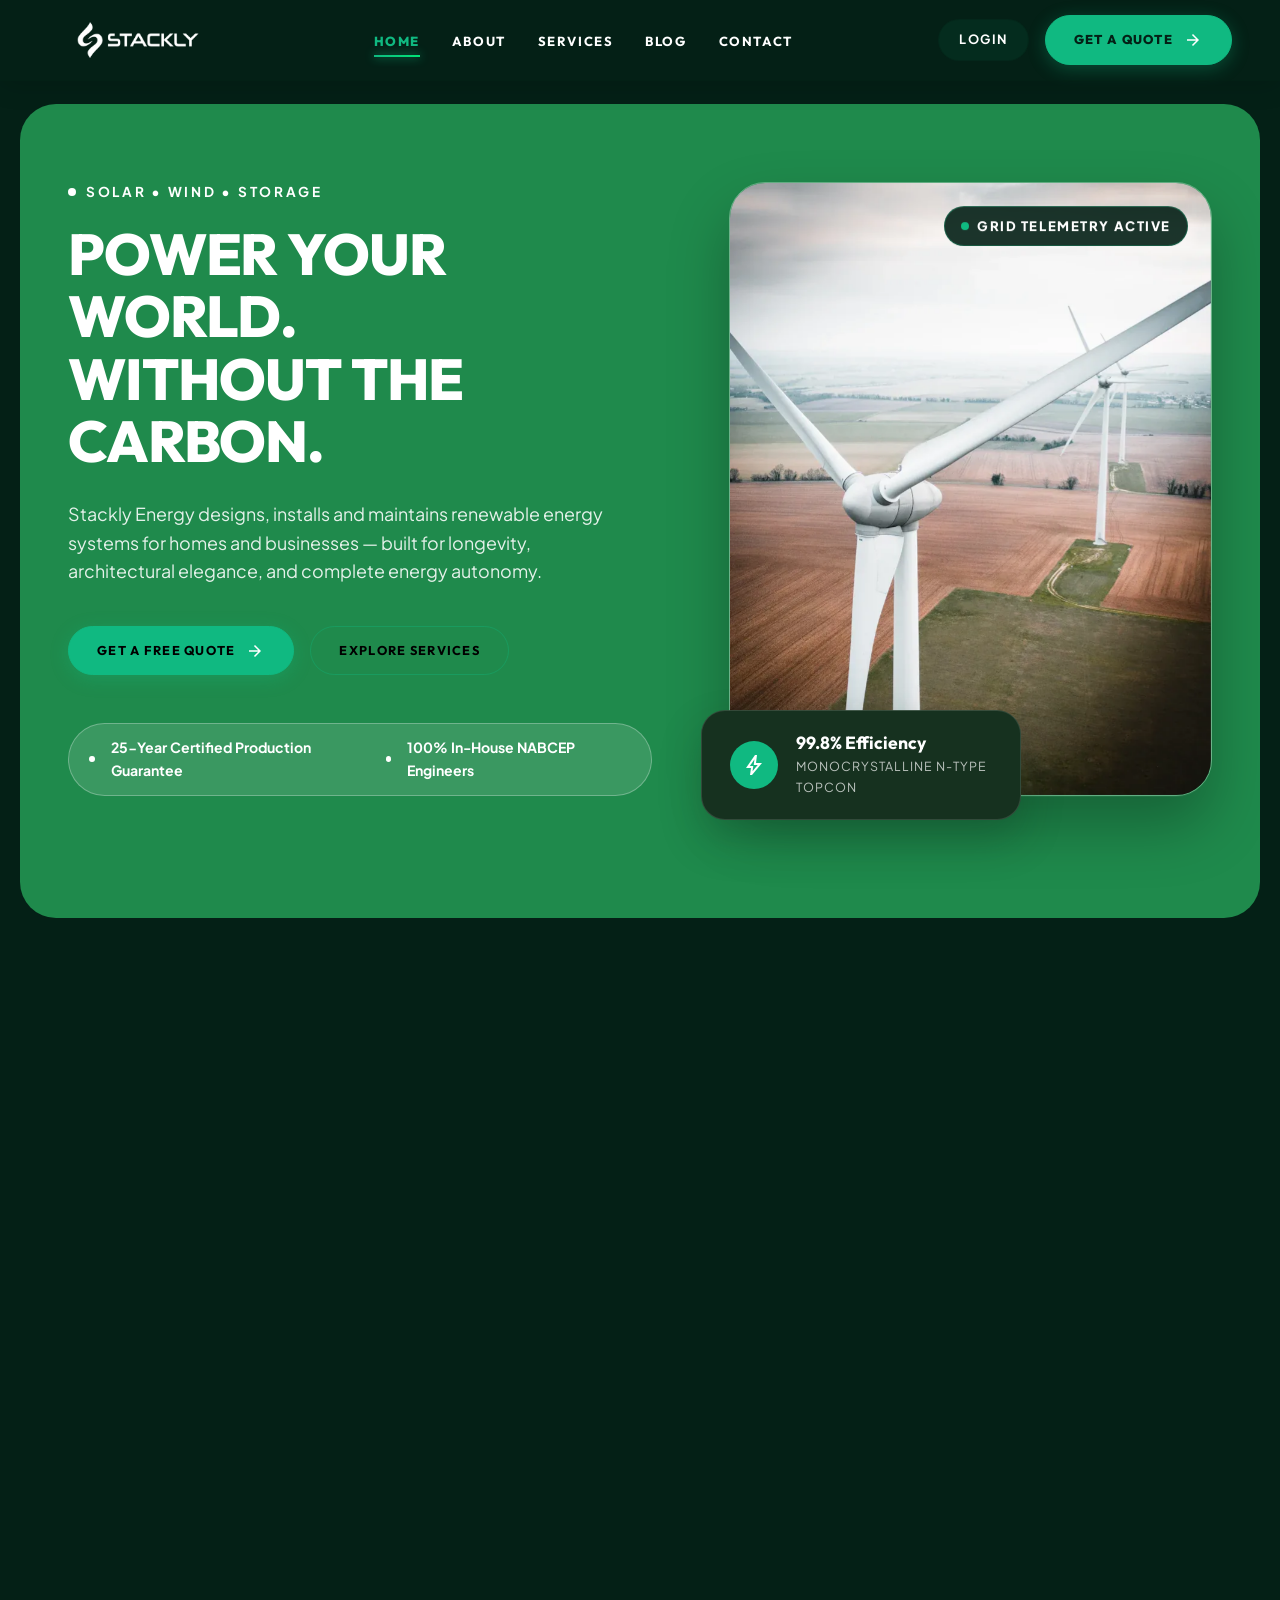
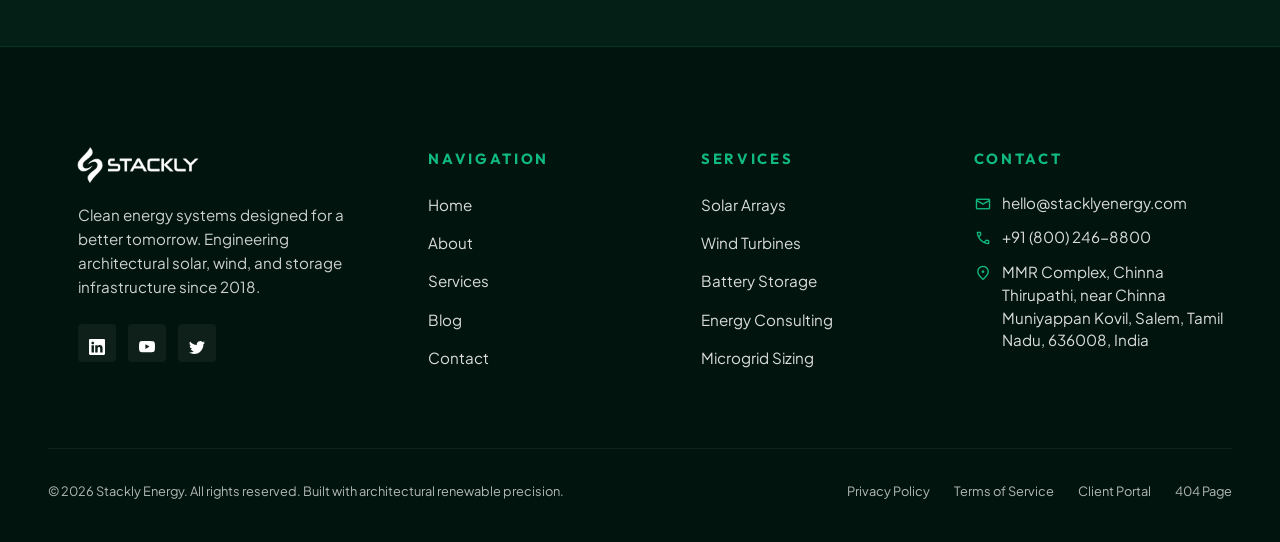
<file: index.html>
<!DOCTYPE html>
<html lang="en">
<head>
  <meta charset="UTF-8">
  <meta name="viewport" content="width=device-width, initial-scale=1.0">
  <title>Stackly Energy — Architectural Renewable Power Systems</title>
  <meta name="description" content="Stackly Energy designs, installs and maintains premium renewable energy systems for modern homes and forward-thinking businesses.">
  <link rel="preconnect" href="https://fonts.googleapis.com">
  <link rel="preconnect" href="https://fonts.gstatic.com" crossorigin>
  <link href="https://fonts.googleapis.com/css2?family=Outfit:wght@300;400;500;600;700;800;900&family=Plus+Jakarta+Sans:ital,wght@0,300;0,400;0,500;0,600;0,700;0,800;1,400&display=swap" rel="stylesheet">
  <link rel="stylesheet" href="css/style.css">
  <link rel="stylesheet" href="https://fonts.googleapis.com/css2?family=Material+Symbols+Outlined:opsz,wght,FILL,GRAD@20..48,100..700,0..1,-50..200">
</head>
<body class="page-home">

  <!-- ==========================================================================
       PREMIUM STICKY NAVBAR
       ========================================================================== -->
  <header class="site-header">
    <div class="container">
      <nav class="navbar" aria-label="Main Navigation">
        <!-- Left: Logo -->
        <a href="index.html" class="logo">
          <img src="./img/logo-dark.webp" class="logo-dark" width="180" height="40" alt="Stackly Energy Logo">
        </a>

        <!-- Center: Links -->
        <ul class="nav-menu">
          <li><a href="index.html" class="nav-link active">Home</a></li>
          <li><a href="about.html" class="nav-link">About</a></li>
          <li><a href="services.html" class="nav-link">Services</a></li>
          <li><a href="blog.html" class="nav-link">Blog</a></li>
          <li><a href="contact.html" class="nav-link">Contact</a></li>
        </ul>

        <!-- Right: Actions -->
        <div class="nav-actions">
          <a href="login.html" class="nav-login">Login</a>
          <a href="./404.html" class="btn btn-primary btn-sm">
            <span>Get a Quote</span>
            <span class="material-symbols-outlined">arrow_forward</span>
          </a>
        </div>

        <!-- Mobile Hamburger Toggle -->
        <button class="mobile-toggle" aria-label="Toggle navigation menu">
          <span></span>
          <span></span>
          <span></span>
        </button>
      </nav>
    </div>
  </header>

  <!-- Mobile Drawer Backdrop & Menu -->
  <div class="mobile-drawer-backdrop"></div>
  <aside class="mobile-drawer" aria-label="Mobile Navigation">
    <div class="mobile-nav-top">
      <a href="index.html" class="logo" style="margin-bottom: 36px;">
                  <img src="./img/logo-dark.webp" class="logo-dark" width="180" height="40" alt="Stackly Energy Logo">

      </a>
      <ul class="mobile-nav-links">
        <li><a href="index.html" class="mobile-nav-link active">Home <span class="material-symbols-outlined">arrow_forward</span></a></li>
                <li><a href="about.html" class="mobile-nav-link">About <span class="material-symbols-outlined">arrow_forward</span></a></li>
        <li><a href="services.html" class="mobile-nav-link">Services <span class="material-symbols-outlined">arrow_forward</span></a></li>
        <li><a href="about.html" class="mobile-nav-link">About <span class="material-symbols-outlined">arrow_forward</span></a></li>
        <li><a href="blog.html" class="mobile-nav-link">Blog <span class="material-symbols-outlined">arrow_forward</span></a></li>
        <li><a href="contact.html" class="mobile-nav-link">Contact <span class="material-symbols-outlined">arrow_forward</span></a></li>
      </ul>
    </div>
    <div class="mobile-nav-bottom" style="margin-top: 32px;">
      <a href="login.html" class="btn btn-outline-dark" style="width: 100%; color: #000; margin-bottom: 12px;">Portal Login</a>
      <a href="contact.html" class="btn btn-primary" style="width: 100%;">Get a Free Quote</a>
    </div>
  </aside>

  <!-- ==========================================================================
       SECTION 1 — HERO (ASYMMETRICAL LUXURY EDITORIAL)
       ========================================================================== -->
  <section class="section hero-section hero-v2">
    <div class="container" style="margin-bottom:20px">
      <div class="hero-grid">
        <!-- Left Side Content -->
        <div class="hero-content fade-in-up">
          <div class="eyebrow">Solar • Wind • Storage</div>
          <h1 class="display-1 hero-title">
            Power your world.<br>
            <span class="highlight">Without the carbon.</span>
          </h1>
          <p class="lead-text hero-desc">
            Stackly Energy designs, installs and maintains renewable energy systems for homes and businesses — built for longevity, architectural elegance, and complete energy autonomy.
          </p>
          <div class="hero-actions">
            <a href="contact.html" class="btn btn-primary">
              <span>Get a Free Quote</span>
              <span class="material-symbols-outlined">arrow_forward</span>
            </a>
            <a href="services.html" class="btn btn-outline-dark">
              <span>Explore Services</span>
            </a>
          </div>

          <div class="hero-metrics-pill">
            <span class="dot"></span>
            <span>25-Year Certified Production Guarantee</span>
            <span class="dot"></span>
            <span>100% In-House NABCEP Engineers</span>
          </div>
        </div>

        <!-- Right Side Media Composition -->
        <div class="hero-media-wrapper fade-in-up delay-2">
          <div class="hero-top-badge">
            <span class="live-dot"></span>
            <span>Grid Telemetry Active</span>
          </div>
          <div class="hero-image-frame">
            <img 
              src="img/hero-home.webp" width="800" height="600" 
              alt="Architectural modern residence with integrated rooftop solar panels"
              loading="eager"
            >
          </div>
          <!-- Layered Spec Card -->
          <div class="hero-floating-card">
            <div class="card-icon">
              <span class="material-symbols-outlined">bolt</span>
            </div>
            <div class="card-text">
              <h4>99.8% Efficiency</h4>
              <p>Monocrystalline N-Type TOPCon</p>
            </div>
          </div>
        </div>
      </div>
    </div>
  </section>

  <!-- ==========================================================================
       SECTION 2 — IMPACT / STATS (CLEAN HORIZONTAL IMPACT SECTION)
       ========================================================================== -->
  <section class="impact-section" aria-label="Key Performance Impact">
    <div class="container" style="margin-bottom:20px;">
      <div class="impact-grid">
        <div class="impact-item fade-in-up">
          <div class="impact-num" data-counter-target="42000" data-counter-suffix="+">42,000+</div>
          <div class="impact-label">Homes Powered</div>
          <div class="impact-sub">Zero-emission residential microgrids operating daily</div>
        </div>
        <div class="impact-item fade-in-up delay-1">
          <div class="impact-num" data-counter-target="180" data-counter-suffix=" MW">180 MW</div>
          <div class="impact-label">Capacity Installed</div>
          <div class="impact-sub">Clean utility & commercial capacity deployed across grids</div>
        </div>
        <div class="impact-item fade-in-up delay-2">
          <div class="impact-num" data-counter-target="96000" data-counter-suffix="t">96,000t</div>
          <div class="impact-label">CO₂ Offset / Year</div>
          <div class="impact-sub">Equivalent to planting over 4.3 million mature trees</div>
        </div>
      </div>
    </div>
  </section>

  <!-- ==========================================================================
       SECTION 3 — WHAT WE INSTALL (EDITORIAL SERVICE COMPOSITIONS)
       ========================================================================== */ -->
  <section class="section install-fixed-section" id="install">
    <div class="container" style="margin-bottom:20px;">
      <div class="install-header fade-in-up">
        <div class="header-left">
          <div class="eyebrow">Engineered Ecosystem</div>
          <h2 class="display-2">What We Install</h2>
        </div>
        <div class="header-right">
          <p class="lead-text">
            Five core systems engineered to work seamlessly together or stand alone with uncompromising efficiency.
          </p>
        </div>
      </div>

      <div class="install-carousel" data-carousel data-autoplay="5500">
        <div class="carousel-track" data-carousel-track>
        <!-- 01 Solar Arrays -->
        <article class="install-composition fade-in-up">
          <div class="install-bg-image">
            <img 
              src="img/svc-solar.webp" width="800" height="600" 
              alt="High-density monocrystalline solar panel arrays on residential architecture"
              loading="lazy"
            >
          </div>
          <div class="install-overlay"></div>
          <div class="install-content">
            <span class="install-index">01 / PHOTOVOLTAICS</span>
            <h3 class="install-title">Solar Arrays</h3>
            <p class="install-desc">
              Rooftop and ground-mounted solar systems utilizing bi-facial N-Type cells with industry-leading thermal coefficients.
            </p>
            <a href="services.html" class="install-link">
              <span>View Specifications</span>
              <span class="material-symbols-outlined">arrow_forward</span>
            </a>
          </div>
        </article>

        <!-- 02 Wind Turbines -->
        <article class="install-composition fade-in-up delay-1">
          <div class="install-bg-image">
            <img 
              src="img/svc-wind.webp" width="800" height="600" 
              alt="Modern aerodynamic wind turbine generating renewable energy"
              loading="lazy"
            >
          </div>
          <div class="install-overlay"></div>
          <div class="install-content">
            <span class="install-index">02 / KINETIC GENERATION</span>
            <h3 class="install-title">Wind Turbines</h3>
            <p class="install-desc">
              Small and mid-scale aerodynamic turbines engineered for whisper-quiet performance in suitable coastal and open-terrain locations.
            </p>
            <a href="services.html" class="install-link">
              <span>View Specifications</span>
              <span class="material-symbols-outlined">arrow_forward</span>
            </a>
          </div>
        </article>

        <!-- 03 Battery Storage -->
        <article class="install-composition fade-in-up delay-2">
          <div class="install-bg-image">
            <img 
              src="img/svc-battery.webp" width="800" height="600" 
              alt="Modular high-voltage lithium iron phosphate battery energy storage system"
              loading="lazy"
            >
          </div>
          <div class="install-overlay"></div>
          <div class="install-content">
            <span class="install-index">03 / ENERGY RESERVES</span>
            <h3 class="install-title">Battery Storage</h3>
            <p class="install-desc">
              Store the clean energy you generate and deploy it when utility rates peak or the regional grid experiences outages.
            </p>
            <a href="services.html" class="install-link">
              <span>View Specifications</span>
              <span class="material-symbols-outlined">arrow_forward</span>
            </a>
          </div>
        </article>

        <!-- 04 EV Charging -->
        <article class="install-composition">
          <div class="install-bg-image">
            <img 
              src="img/svc-ev.webp" width="800" height="600" 
              alt="Level-2 smart EV charging station installed at a modern residence"
              loading="lazy"
            >
          </div>
          <div class="install-overlay"></div>
          <div class="install-content">
            <span class="install-index">04 / MOBILITY</span>
            <h3 class="install-title">EV Charging</h3>
            <p class="install-desc">
              Smart Level-2 and DC fast chargers that sync directly with your solar production to refuel your vehicle with self-generated clean power.
            </p>
            <a href="services.html" class="install-link">
              <span>View Specifications</span>
              <span class="material-symbols-outlined">arrow_forward</span>
            </a>
          </div>
        </article>

        <!-- 05 Smart Microgrids -->
        <article class="install-composition">
          <div class="install-bg-image">
            <img 
              src="img/svc-microgrid.webp" width="800" height="600" 
              alt="Intelligent microgrid control hub coordinating distributed renewable generation"
              loading="lazy"
            >
          </div>
          <div class="install-overlay"></div>
          <div class="install-content">
            <span class="install-index">05 / INTELLIGENT CONTROL</span>
            <h3 class="install-title">Smart Microgrids</h3>
            <p class="install-desc">
              AI-driven energy management hubs that orchestrate solar, wind, and storage assets to keep your property running through any grid event.
            </p>
            <a href="services.html" class="install-link">
              <span>View Specifications</span>
              <span class="material-symbols-outlined">arrow_forward</span>
            </a>
          </div>
        </article>
        </div>

        <div class="carousel-controls">
          <button type="button" class="carousel-btn" data-carousel-prev aria-label="Previous system">
            <span class="material-symbols-outlined">arrow_back</span>
          </button>
          <div class="carousel-dots" data-carousel-dots></div>
          <button type="button" class="carousel-btn" data-carousel-next aria-label="Next system">
            <span class="material-symbols-outlined">arrow_forward</span>
          </button>
        </div>
      </div>
    </div>
  </section>

  <!-- ==========================================================================
       SECTION 4 — HOW IT WORKS (CONNECTING PROCESS TIMELINE)
       ========================================================================== -->
  <section class="section timeline-section">
    <div class="container" style="margin-bottom:20px;">
      <div class="fade-in-up" style="max-width: 620px;">
        <div class="eyebrow">Streamlined Delivery</div>
        <h2 class="display-2">How It Works</h2>
        <p class="lead-text">From first consultation to infinite clean power generation in four measured stages.</p>
      </div>

      <div class="timeline-track-wrapper">
        <div class="timeline-track-line">
          <div class="timeline-track-progress"></div>
        </div>

        <div class="timeline-grid">
          <!-- Step 01 -->
          <div class="timeline-step fade-in-up">
            <div class="timeline-node">01</div>
            <h3 class="timeline-title">Site Survey</h3>
            <p class="timeline-text">
              We assess roof structural load, sun-path solar insolation, and your hourly load profile using LiDAR and drone mapping.
            </p>
          </div>

          <!-- Step 02 -->
          <div class="timeline-step fade-in-up delay-1">
            <div class="timeline-node">02</div>
            <h3 class="timeline-title">Design & Quote</h3>
            <p class="timeline-text">
              Our engineers craft a customized architectural blueprint with transparent tier-1 BOM pricing, payback timelines, and ROI metrics.
            </p>
          </div>

          <!-- Step 03 -->
          <div class="timeline-step fade-in-up delay-2">
            <div class="timeline-node">03</div>
            <h3 class="timeline-title">Installation</h3>
            <p class="timeline-text">
              Full-time Stackly certified crews mount, wire, and commission the equipment in 1–2 days with zero subcontracting.
            </p>
          </div>

          <!-- Step 04 -->
          <div class="timeline-step fade-in-up delay-3">
            <div class="timeline-node">04</div>
            <h3 class="timeline-title">Monitoring</h3>
            <p class="timeline-text">
              Real-time micro-inverter cloud telemetry with proactive fault diagnostics and our guaranteed 25-year output commitment.
            </p>
          </div>
        </div>
      </div>
    </div>
  </section>

  <!-- ==========================================================================
       SECTION 5 — RECENT PROJECTS (EDITORIAL ASYMMETRICAL GRID)
       ========================================================================== -->
  <section class="section section-cream" id="projects">
    <div class="container" style="margin-bottom:20px;">
      <div class="install-header fade-in-up">
        <div class="header-left">
          <div class="eyebrow">Proven Field Performance</div>
          <h2 class="display-2">Recent Projects</h2>
        </div>
        <div class="header-right">
          <p class="lead-text">A curated selection of architectural and commercial sites we've brought online this year.</p>
        </div>
      </div>

      <div class="projects-grid">
        <!-- Project 1: Featured Larger Hero -->
        <article class="project-card featured fade-in-up">
          <div class="project-media">
            <img 
              src="img/proj-residential.webp" width="800" height="600" 
              alt="Maple Ridge Home Array luxury residential solar architecture"
              loading="lazy"
            >
          </div>
          <div class="project-gradient"></div>
          <div class="project-content">
            <span class="project-tag">Residential • 8.4 kW Photovoltaic + 20 kWh Storage</span>
            <h3 class="project-title">Maple Ridge Home Array</h3>
            <div class="project-accent-line"></div>
            <p class="project-meta">
              Architecturally flush all-black solar array covering 480 sq ft of standing seam metal roof, cutting annual grid dependency by 94% with whole-home backup.
            </p>
            <div class="project-cta" style="cursor: pointer;">
              <a href="./404.html" target="_blank">
                <span>View Case Study</span>
                <span class="material-symbols-outlined">arrow_outward</span>
              </a>
            </div>
          </div>
        </article>

        <!-- Project 2: Standard Card 1 -->
        <article class="project-card standard fade-in-up delay-1">
          <div class="project-media">
            <img 
              src="img/proj-commercial.webp" width="800" height="600" 
              alt="Harbor Logistics commercial 1.2 MW solar installation"
              loading="lazy"
            >
          </div>
          <div class="project-gradient"></div>
          <div class="project-content">
            <span class="project-tag">Commercial • 1.2 MW Flat-Roof Microgrid</span>
            <h3 class="project-title">Harbor Logistics Warehouse</h3>
            <div class="project-accent-line"></div>
            <p class="project-meta">
              Continuous clean solar generation offsetting daily refrigerated fleet charging and industrial distribution operations.
            </p>
            <div class="project-cta" style="cursor: pointer;">
             <a href="./404.html" target="_blank"> <span>View Commercial Brief</span>
              <span class="material-symbols-outlined">arrow_outward</span></a>
            </div>
          </div>
        </article>

        <!-- Project 3: Standard Card 2 -->
        <article class="project-card standard fade-in-up delay-2">
          <div class="project-media">
            <img 
              src="img/proj-community.webp" width="800" height="600" 
              alt="Willow Valley community wind and microgrid setup"
              loading="lazy"
            >
          </div>
          <div class="project-gradient"></div>
          <div class="project-content">
            <span class="project-tag">Community • 6 Turbines + 3 MWh Battery</span>
            <h3 class="project-title">Willow Valley Co-op</h3>
            <div class="project-accent-line"></div>
            <p class="project-meta">
              Cooperative microgrid powering 86 rural agricultural residences with resilient off-grid wind and storage integration.
            </p>
            <div class="project-cta" style="cursor: pointer;">
              <a href="./404.html" target="_blank">
                <span>View Community Architecture</span>
                <span class="material-symbols-outlined">arrow_outward</span>
              </a>
            </div>
          </div>
        </article>
      </div>
    </div>
  </section>

  <!-- ==========================================================================
       SECTION 6 — ENERGY SOLUTIONS (NEW SECTION)
       ========================================================================== -->
  <section class="section solutions-section">
    <div class="container" style="margin-bottom:20px;">
      <div class="fade-in-up" style="max-width: 680px;">
        <div class="eyebrow">Tailored Engineering</div>
        <h2 class="display-2">Energy Built Around You</h2>
        <p class="lead-text">
          Whether you are an individual homeowner or managing large-scale industrial assets, our systems scale to your exact energy dynamics.
        </p>
      </div>

      <div class="solutions-grid">
        <!-- Interactive Tabs on Left -->
        <div class="solutions-list fade-in-up">
          <!-- Item 1: Residential -->
          <div class="solution-tab-item active" data-solution-key="residential">
            <div class="tab-top">
              <h3 class="tab-title">Residential</h3>
              <span class="tab-tag">Homeowners</span>
            </div>
            <p class="tab-desc">
              Smart solar systems designed around your home's unique architectural lines and daily consumption patterns, granting complete power security.
            </p>
          </div>

          <!-- Item 2: Commercial -->
          <div class="solution-tab-item" data-solution-key="commercial">
            <div class="tab-top">
              <h3 class="tab-title">Commercial</h3>
              <span class="tab-tag">Enterprise & Logistics</span>
            </div>
            <p class="tab-desc">
              Scalable renewable infrastructure for growing businesses looking to insulate operating budgets from utility surge rates and achieve carbon targets.
            </p>
          </div>

          <!-- Item 3: Community -->
          <div class="solution-tab-item" data-solution-key="community">
            <div class="tab-top">
              <h3 class="tab-title">Community</h3>
              <span class="tab-tag">Municipalities & Co-ops</span>
            </div>
            <p class="tab-desc">
              Clean energy systems designed to benefit entire communities through distributed aggregation, shared microgrids, and local resiliency hubs.
            </p>
          </div>
        </div>

        <!-- Dynamic Visual on Right -->
        <div class="solutions-media-frame fade-in-up delay-2">
          <img 
            id="solutionDisplayImg"
            src="img/proj-residential.webp" width="800" height="600" 
            alt="Stackly Energy Solutions Architecture"
            loading="lazy"
          >
        </div>
      </div>
    </div>
  </section>

  <!-- ==========================================================================
       SECTION 7 — OUR IMPACT (NEW SECTION — ATMOSPHERIC DARK FOREST GREEN)
       ========================================================================== -->
  <section class="section our-impact-section section-dark">
    <!-- Atmospheric Background Image -->
    <div class="impact-bg-landscape" style="margin-bottom:20px;">
      <img 
        src="img/impact-forest.webp" width="800" height="600" 
        alt="Forest canopy and clean natural atmosphere"
        loading="lazy"
      >
    </div>

    <div class="container impact-inner">
      <div class="fade-in-up" style="max-width: 680px;">
        <div class="eyebrow eyebrow-dark">Measurable Footprint</div>
        <h2 class="display-2 text-cream">The Energy We Leave Behind</h2>
        <p class="lead-text">
          Every kilowatt-hour produced by our installations represents tangible carbon reduction, audited independently against global GHG verification standards.
        </p>
      </div>

      <div class="impact-dashboard">
        <!-- 4 Metric Cards -->
        <div class="impact-metrics-cards fade-in-up">
          <div class="metric-card-dark">
            <div class="num" data-counter-target="96000" data-counter-suffix="t">96,000t</div>
            <div class="label">CO₂ Reduced Annually</div>
          </div>
          <div class="metric-card-dark">
            <div class="num" data-counter-target="340" data-counter-suffix=" GWh">340 GWh</div>
            <div class="label">Clean Energy Generated</div>
          </div>
          <div class="metric-card-dark">
            <div class="num" data-counter-target="42000" data-counter-suffix="+">42,000+</div>
            <div class="label">Homes Powered 24/7</div>
          </div>
          <div class="metric-card-dark">
            <div class="num" data-counter-target="25" data-counter-suffix=" Yrs">25 Yrs</div>
            <div class="label">Guaranteed System Lifespan</div>
          </div>
        </div>

        <!-- Telemetry Chart -->
        <div class="telemetry-chart-card fade-in-up delay-1">
          <div class="telemetry-header">
            <span class="telemetry-title">Aggregate Clean Power Generation (MWh)</span>
            <span class="telemetry-badge">
              <span class="material-symbols-outlined" style="font-size: 16px;">trending_up</span>
              +142% YoY
            </span>
          </div>

          <!-- Clean Minimalist SVG Line Chart (Strictly 3 Colors) -->
          <svg class="chart-svg" viewBox="0 0 500 200" preserveAspectRatio="none">
            <defs>
              <linearGradient id="accentGradient" x1="0%" y1="0%" x2="0%" y2="100%">
                <stop offset="0%" stop-color="#1F8A4C" stop-opacity="0.45" />
                <stop offset="100%" stop-color="#1F8A4C" stop-opacity="0.0" />
              </linearGradient>
            </defs>

            <!-- Horizontal Grid lines -->
            <line x1="0" y1="40" x2="500" y2="40" class="chart-axis-line" />
            <line x1="0" y1="90" x2="500" y2="90" class="chart-axis-line" />
            <line x1="0" y1="140" x2="500" y2="140" class="chart-axis-line" />
            <line x1="0" y1="190" x2="500" y2="190" class="chart-axis-line" />

            <!-- Shaded Area -->
            <path class="chart-area" d="M 10 170 Q 120 150 200 110 T 360 60 T 490 25 L 490 190 L 10 190 Z" />

            <!-- Growth Curve Line -->
            <path class="chart-data-line" d="M 10 170 Q 120 150 200 110 T 360 60 T 490 25" />

            <!-- Data Dots -->
            <circle cx="10" cy="170" r="4.5" class="chart-point" />
            <circle cx="150" cy="130" r="4.5" class="chart-point" />
            <circle cx="280" cy="90" r="4.5" class="chart-point" />
            <circle cx="390" cy="50" r="4.5" class="chart-point" />
            <circle cx="490" cy="25" r="5.5" class="chart-point" />
          </svg>

          <div style="display: flex; justify-content: space-between; margin-top: 14px; font-size: 0.72rem; color: var(--cream-60); text-transform: uppercase; letter-spacing: 0.1em;">
            <span>2022 (45 MW)</span>
            <span>2023 (82 MW)</span>
            <span>2024 (120 MW)</span>
            <span>2025 (155 MW)</span>
            <span style="color: var(--color-accent); font-weight: 700;">2026 (180 MW)</span>
          </div>
        </div>
      </div>
    </div>
  </section>

  <!-- ==========================================================================
       SECTION 8 — WHY PEOPLE CHOOSE US (EDITORIAL BALANCE)
       ========================================================================== -->
  <section class="section section-cream">
    <div class="container" style="margin-bottom:20px;">
      <div class="choose-grid">
        <!-- Left Side: Editorial Typography -->
        <div class="choose-content fade-in-up">
          <div class="eyebrow">The Stackly Standard</div>
          <h2 class="display-2">Why People Choose Stackly</h2>
          <p class="lead-text">
            Renewable energy is a 25-year commitment. We reject shortcuts and build enduring energy infrastructure.
          </p>

          <div class="choose-reasons">
            <!-- Reason 01 -->
            <div class="choose-reason-item">
              <div class="choose-reason-num">25<small style="font-size: 1.2rem;">YR</small></div>
              <div class="choose-reason-body">
                <h4>Output Guarantee</h4>
                <p>
                  Linear power production warranty backed by tier-1 asset reinsurance. If your system underperforms, we pay the difference.
                </p>
              </div>
            </div>

            <!-- Reason 02 -->
            <div class="choose-reason-item">
              <div class="choose-reason-num">0%</div>
              <div class="choose-reason-body">
                <h4>Own Crews • No Subcontractors</h4>
                <p>
                  Every technician on your roof is a full-time, salaried Stackly employee trained in architectural aesthetics and structural safety.
                </p>
              </div>
            </div>

            <!-- Reason 03 -->
            <div class="choose-reason-item">
              <div class="choose-reason-num">365</div>
              <div class="choose-reason-body">
                <h4>Annual System Check-Up</h4>
                <p>
                  Complementary annual drone thermal scans, microinverter voltage profiling, and physical inspection to ensure peak production.
                </p>
              </div>
            </div>
          </div>
        </div>

        <!-- Right Side: Balanced Large Image -->
        <div class="choose-media-frame fade-in-up delay-2">
          <img 
            src="img/choose-engineer.webp" width="800" height="600" 
            alt="Certified Stackly solar engineer performing precision installation"
            loading="lazy"
          >
        </div>
      </div>
    </div>
  </section>

  <!-- ==========================================================================
       SECTION 9 — CUSTOMER TESTIMONIAL (MAGAZINE EDITORIAL)
       ========================================================================== -->
  <section class="testimonial-section section-cream">
    <div class="container" style="margin-bottom:20px;">
      <div class="testimonial-carousel" data-carousel data-autoplay="6500">
        <div class="carousel-track" data-carousel-track>

          <!-- Review 1 -->
          <div class="carousel-slide">
            <div class="testimonial-editorial">
              <div class="testimonial-quote-mark">“</div>
              <blockquote class="testimonial-quote">
                “Our bill dropped to almost nothing in the first month, and the crew was in and out in a day.”
              </blockquote>
              <div class="testimonial-author">
                <div class="testimonial-avatar">
                  <img 
                    src="img/avatar-priya.webp" width="200" height="200" 
                    alt="Priya N., Homeowner"
                    loading="lazy"
                  >
                </div>
                <div class="testimonial-meta">
                  <div class="testimonial-name">Priya N.</div>
                  <div class="testimonial-role">Homeowner, Maple Ridge</div>
                </div>
              </div>
            </div>
          </div>

          <!-- Review 2 -->
          <div class="carousel-slide">
            <div class="testimonial-editorial">
              <div class="testimonial-quote-mark">“</div>
              <blockquote class="testimonial-quote">
                “The 1.2 MW rooftop array erased our demand charges almost entirely. Stackly handled every permit, and the system commissioned two days ahead of schedule.”
              </blockquote>
              <div class="testimonial-author">
                <div class="testimonial-avatar">
                  <img 
                    src="img/avatar-david.webp" width="200" height="200" 
                    alt="David R., Facility Director"
                    loading="lazy"
                  >
                </div>
                <div class="testimonial-meta">
                  <div class="testimonial-name">David R.</div>
                  <div class="testimonial-role">Facility Director, Harbor Logistics</div>
                </div>
              </div>
            </div>
          </div>

          <!-- Review 3 -->
          <div class="carousel-slide">
            <div class="testimonial-editorial">
              <div class="testimonial-quote-mark">“</div>
              <blockquote class="testimonial-quote">
                “Eighty-six homes now run on our own wind and storage microgrid. Outages that used to stop the whole valley pass without a single flicker.”
              </blockquote>
              <div class="testimonial-author">
                <div class="testimonial-avatar">
                  <img 
                    src="img/avatar-elena.webp" width="200" height="200" 
                    alt="Elena S., Co-op Board Member"
                    loading="lazy"
                  >
                </div>
                <div class="testimonial-meta">
                  <div class="testimonial-name">Elena S.</div>
                  <div class="testimonial-role">Board Member, Willow Valley Co-op</div>
                </div>
              </div>
            </div>
          </div>

        </div>

        <div class="carousel-controls">
          <button type="button" class="carousel-btn" data-carousel-prev aria-label="Previous review">
            <span class="material-symbols-outlined">arrow_back</span>
          </button>
          <div class="carousel-dots" data-carousel-dots></div>
          <button type="button" class="carousel-btn" data-carousel-next aria-label="Next review">
            <span class="material-symbols-outlined">arrow_forward</span>
          </button>
        </div>
      </div>
    </div>
  </section>

  <!-- ==========================================================================
       SECTION 10 — WAYS TO PAY (MINIMAL ARCHITECTURAL CARDS)
       ========================================================================== -->
  <section class="section section-cream" id="ways-to-pay">
    <div class="container" style="margin-bottom:20px;">
      <div class="install-header fade-in-up">
        <div class="header-left">
          <div class="eyebrow">Financial Transparency</div>
          <h2 class="display-2">Ways to Pay</h2>
        </div>
        <div class="header-right">
          <p class="lead-text">
            Buy outright, finance, or lease — every Stackly proposal presents all three models side-by-side with zero hidden fees.
          </p>
        </div>
      </div>

      <div class="pay-grid">
        <!-- 01 Cash Purchase -->
        <div class="pay-card fade-in-up">
          <div>
            <div class="pay-index">01 / DIRECT CAPITAL</div>
            <h3 class="pay-title">Cash Purchase</h3>
            <p class="pay-desc">
              Lowest lifetime cost, accelerated payback, and 100% direct claim on federal and state renewable tax incentives.
            </p>
          </div>
          <div class="pay-perks">
            <div class="pay-perk">
              <span class="material-symbols-outlined">check_circle</span>
              <span>Maximum lifetime return on investment</span>
            </div>
            <div class="pay-perk">
              <span class="material-symbols-outlined">check_circle</span>
              <span>Increases total property market value</span>
            </div>
            <div class="pay-perk">
              <span class="material-symbols-outlined">check_circle</span>
              <span>Direct ownership of all hardware</span>
            </div>
          </div>
        </div>

        <!-- 02 Financing -->
        <div class="pay-card fade-in-up delay-1">
          <div>
            <div class="pay-index">02 / FIXED TERMS</div>
            <h3 class="pay-title">Financing</h3>
            <p class="pay-desc">
              $0 down, fixed monthly payments structured to immediately replace or undercut your existing utility power invoice.
            </p>
          </div>
          <div class="pay-perks">
            <div class="pay-perk">
              <span class="material-symbols-outlined">check_circle</span>
              <span>Zero out-of-pocket initiation cost</span>
            </div>
            <div class="pay-perk">
              <span class="material-symbols-outlined">check_circle</span>
              <span>Fixed predictable monthly rates for 12–25 years</span>
            </div>
            <div class="pay-perk">
              <span class="material-symbols-outlined">check_circle</span>
              <span>You retain full system tax credits</span>
            </div>
          </div>
        </div>

        <!-- 03 Solar Lease -->
        <div class="pay-card fade-in-up delay-2">
          <div>
            <div class="pay-index">03 / UTILITY SERVICE</div>
            <h3 class="pay-title">Solar Lease</h3>
            <p class="pay-desc">
              No upfront cost. Stackly owns, insures, and maintains the entire array while you enjoy clean solar power at a guaranteed discount.
            </p>
          </div>
          <div class="pay-perks">
            <div class="pay-perk">
              <span class="material-symbols-outlined">check_circle</span>
              <span>$0 down payment requirement</span>
            </div>
            <div class="pay-perk">
              <span class="material-symbols-outlined">check_circle</span>
              <span>All repairs, checks & maintenance included</span>
            </div>
            <div class="pay-perk">
              <span class="material-symbols-outlined">check_circle</span>
              <span>Protected against utility rate inflation</span>
            </div>
          </div>
        </div>
      </div>
    </div>
  </section>

  <!-- ==========================================================================
       SECTION 11 — FINAL CTA (POWERFUL DEEP FOREST GREEN)
       ========================================================================== -->
  <section class="section final-cta-section" style="margin-bottom:20px;">
    <!-- Subtle renewable schematic texture background -->
    <div class="final-cta-bg">
      <img 
        src="img/svc-solar.webp" width="800" height="600" 
        alt="Clean solar power texture"
        loading="lazy"
      >
    </div>

    <div class="container">
      <div class="final-cta-content fade-in-up">
        <div class="eyebrow eyebrow-dark">Begin Your Transition</div>
        <h2 class="display-1 text-cream final-cta-title">
          Ready to power your future?
        </h2>
        <p class="lead-text final-cta-desc">
          Let’s design a cleaner, smarter, and architecturally integrated energy system for your home or business today.
        </p>
        <a href="contact.html" class="btn btn-primary" style="padding: 18px 40px; font-size: 0.9rem;">
          <span>Start Your Free Quote</span>
          <span class="material-symbols-outlined">arrow_forward</span>
        </a>
      </div>
    </div>
  </section>

  <!-- ==========================================================================
       SECTION 12 — REDESIGNED SOPHISTICATED FOOTER
       ========================================================================== -->
  <footer class="site-footer">
    <div class="container">
      <div class="footer-top">
        <!-- Col 1: Brand Info -->
        <div class="footer-brand">
          <a href="index.html" class="logo">
          <img src="./img/logo-dark.webp" class="logo-dark" width="180" height="40" alt="Stackly Energy Logo">
        </a>
          <p class="footer-desc">
            Clean energy systems designed for a better tomorrow. Engineering architectural solar, wind, and storage infrastructure since 2018.
          </p>
          <div class="footer-socials">
                    <a href="./404.html" class="footer-social-link" aria-label="LinkedIn">
                        <span class="material-symbols-outlined"><svg xmlns="http://www.w3.org/2000/svg" width="16" height="16" fill="currentColor" class="bi bi-linkedin" viewBox="0 0 16 16">
  <path d="M0 1.146C0 .513.526 0 1.175 0h13.65C15.474 0 16 .513 16 1.146v13.708c0 .633-.526 1.146-1.175 1.146H1.175C.526 16 0 15.487 0 14.854zm4.943 12.248V6.169H2.542v7.225zm-1.2-8.212c.837 0 1.358-.554 1.358-1.248-.015-.709-.52-1.248-1.342-1.248S2.4 3.226 2.4 3.934c0 .694.521 1.248 1.327 1.248zm4.908 8.212V9.359c0-.216.016-.432.08-.586.173-.431.568-.878 1.232-.878.869 0 1.216.662 1.216 1.634v3.865h2.401V9.25c0-2.22-1.184-3.252-2.764-3.252-1.274 0-1.845.7-2.165 1.193v.025h-.016l.016-.025V6.169h-2.4c.03.678 0 7.225 0 7.225z"/>
</svg></span>
                    </a>
                    <a href="./404.html" class="footer-social-link" aria-label="Security Portal">
                        <span class="material-symbols-outlined"><svg xmlns="http://www.w3.org/2000/svg" width="16" height="16" fill="currentColor" class="bi bi-youtube" viewBox="0 0 16 16">
  <path d="M8.051 1.999h.089c.822.003 4.987.033 6.11.335a2.01 2.01 0 0 1 1.415 1.42c.101.38.172.883.22 1.402l.01.104.022.26.008.104c.065.914.073 1.77.074 1.957v.075c-.001.194-.01 1.108-.082 2.06l-.008.105-.009.104c-.05.572-.124 1.14-.235 1.558a2.01 2.01 0 0 1-1.415 1.42c-1.16.312-5.569.334-6.18.335h-.142c-.309 0-1.587-.006-2.927-.052l-.17-.006-.087-.004-.171-.007-.171-.007c-1.11-.049-2.167-.128-2.654-.26a2.01 2.01 0 0 1-1.415-1.419c-.111-.417-.185-.986-.235-1.558L.09 9.82l-.008-.104A31 31 0 0 1 0 7.68v-.123c.002-.215.01-.958.064-1.778l.007-.103.003-.052.008-.104.022-.26.01-.104c.048-.519.119-1.023.22-1.402a2.01 2.01 0 0 1 1.415-1.42c.487-.13 1.544-.21 2.654-.26l.17-.007.172-.006.086-.003.171-.007A100 100 0 0 1 7.858 2zM6.4 5.209v4.818l4.157-2.408z"/>
</svg></span>
                    </a>
                    <a href="./404.html" class="footer-social-link" aria-label="Global Network">
                        <span class="material-symbols-outlined"><svg xmlns="http://www.w3.org/2000/svg" width="16" height="16" fill="currentColor" class="bi bi-twitter" viewBox="0 0 16 16">
  <path d="M5.026 15c6.038 0 9.341-5.003 9.341-9.334q.002-.211-.006-.422A6.7 6.7 0 0 0 16 3.542a6.7 6.7 0 0 1-1.889.518 3.3 3.3 0 0 0 1.447-1.817 6.5 6.5 0 0 1-2.087.793A3.286 3.286 0 0 0 7.875 6.03a9.32 9.32 0 0 1-6.767-3.429 3.29 3.29 0 0 0 1.018 4.382A3.3 3.3 0 0 1 .64 6.575v.045a3.29 3.29 0 0 0 2.632 3.218 3.2 3.2 0 0 1-.865.115 3 3 0 0 1-.614-.057 3.28 3.28 0 0 0 3.067 2.277A6.6 6.6 0 0 1 .78 13.58a6 6 0 0 1-.78-.045A9.34 9.34 0 0 0 5.026 15"/>
</svg></span>
                    </a>
                </div>
        </div>

        <!-- Col 2: Navigation -->
        <div>
          <h4 class="footer-col-title">Navigation</h4>
          <ul class="footer-nav-list">
            <li><a href="index.html" class="footer-link">Home</a></li>
            <li><a href="about.html" class="footer-link">About</a></li>
            <li><a href="services.html" class="footer-link">Services</a></li>
            <li><a href="blog.html" class="footer-link">Blog</a></li>
            <li><a href="contact.html" class="footer-link">Contact</a></li>
          </ul>
        </div>

        <!-- Col 3: Services -->
        <div>
          <h4 class="footer-col-title">Services</h4>
          <ul class="footer-nav-list">
            <li><a href="services.html" class="footer-link">Solar Arrays</a></li>
            <li><a href="services.html" class="footer-link">Wind Turbines</a></li>
            <li><a href="services.html" class="footer-link">Battery Storage</a></li>
            <li><a href="services.html" class="footer-link">Energy Consulting</a></li>
            <li><a href="services.html" class="footer-link">Microgrid Sizing</a></li>
          </ul>
        </div>

        <!-- Col 4: Contact -->
        <div>
          <h4 class="footer-col-title">Contact</h4>
          <div class="footer-contact-item">
            <span class="material-symbols-outlined">mail</span>
            <span>hello@stacklyenergy.com</span>
          </div>
          <div class="footer-contact-item">
            <span class="material-symbols-outlined">phone</span>
            <span>+91 (800) 246-8800</span>
          </div>
          <div class="footer-contact-item">
            <span class="material-symbols-outlined">location_on</span>
            <span>MMR Complex, Chinna Thirupathi, near Chinna Muniyappan Kovil, Salem, Tamil Nadu, 636008, India</span>
          </div>
        </div>
      </div>

      <!-- Footer Bottom -->
      <div class="footer-bottom">
        <div>© 2026 Stackly Energy. All rights reserved. Built with architectural renewable precision.</div>
        <div class="footer-bottom-links">
          <a href="./404.html">Privacy Policy</a>
          <a href="./404.html">Terms of Service</a>
          <a href="login.html">Client Portal</a>
          <a href="404.html">404 Page</a>
        </div>
      </div>
    </div>
  </footer>

  <script src="js/lenis.min.js"></script>
  <script src="js/main.js"></script>
</body>
</html>
</file>
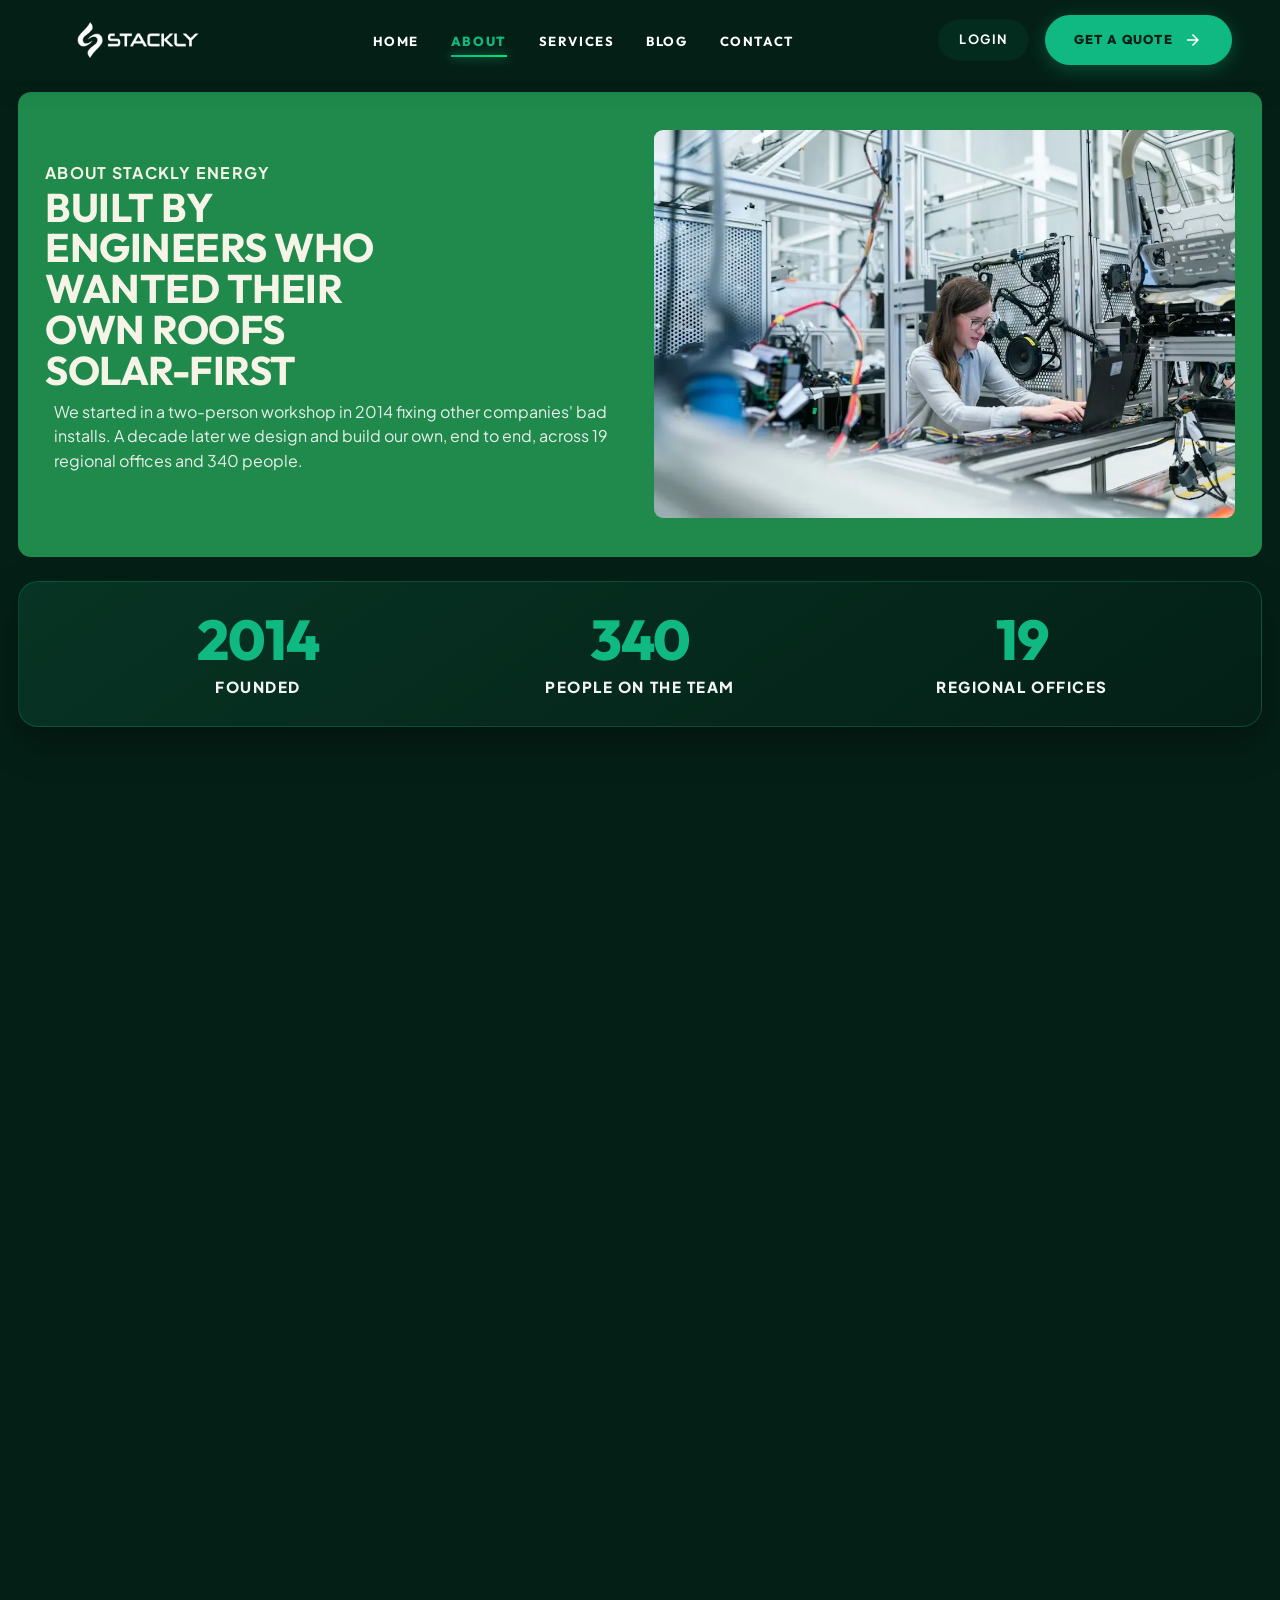
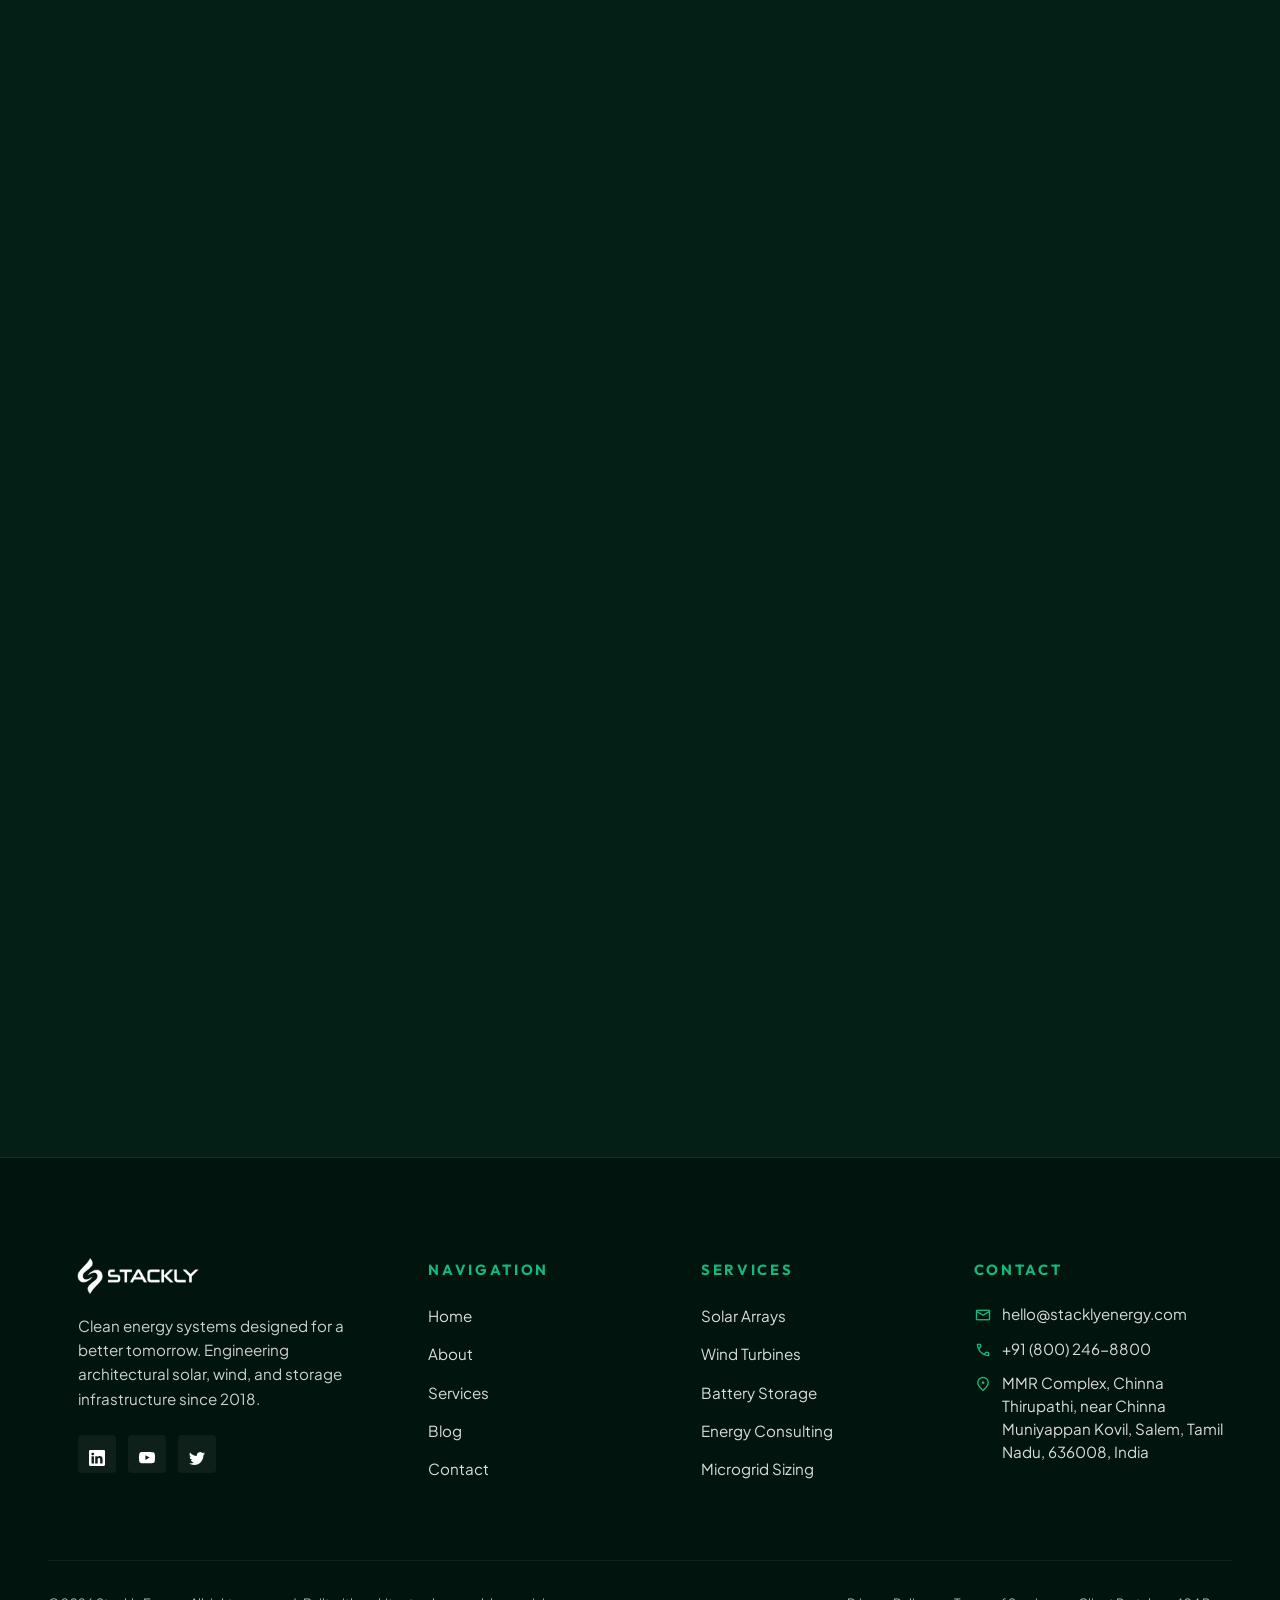
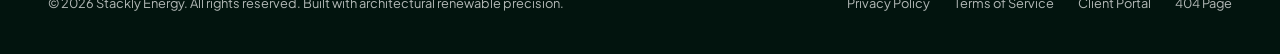
<file: about.html>
<!DOCTYPE html>
<html lang="en">
<head>
  <meta charset="UTF-8">
  <meta name="viewport" content="width=device-width, initial-scale=1.0">
  <title>About Us — Stackly Energy</title>
  <meta name="description" content="Learn about Stackly Energy's heritage, our in-house engineering team, and our commitment to architectural renewable power.">
  <link rel="preconnect" href="https://fonts.googleapis.com">
  <link rel="preconnect" href="https://fonts.gstatic.com" crossorigin>
  <link href="https://fonts.googleapis.com/css2?family=Outfit:wght@300;400;500;600;700;800;900&family=Plus+Jakarta+Sans:ital,wght@0,300;0,400;0,500;0,600;0,700;0,800;1,400&display=swap" rel="stylesheet">
  <link rel="stylesheet" href="css/style.css">
  <link rel="stylesheet" href="https://fonts.googleapis.com/css2?family=Material+Symbols+Outlined:opsz,wght,FILL,GRAD@20..48,100..700,0..1,-50..200">
</head>
<body class="page-home">

  <!-- STICKY NAVBAR -->
 <header class="site-header">
    <div class="container">
      <nav class="navbar" aria-label="Main Navigation">
        <!-- Left: Logo -->
        <a href="index.html" class="logo">
                    <img src="./img/logo-dark.webp" class="logo-dark" width="180" height="40" alt="Stackly Energy Logo">

        </a>

        <!-- Center: Links -->
        <ul class="nav-menu">
          <li><a href="index.html" class="nav-link">Home</a></li>
          <li><a href="about.html" class="nav-link active">About</a></li>
          <li><a href="services.html" class="nav-link">Services</a></li>
          
          <li><a href="blog.html" class="nav-link">Blog</a></li>
          <li><a href="contact.html" class="nav-link">Contact</a></li>
        </ul>

        <!-- Right: Actions -->
        <div class="nav-actions">
          <a href="login.html" class="nav-login">Login</a>
          <a href="./404.html" class="btn btn-primary btn-sm">
            <span>Get a Quote</span>
            <span class="material-symbols-outlined">arrow_forward</span>
          </a>
        </div>

        <!-- Mobile Hamburger Toggle -->
        <button class="mobile-toggle" aria-label="Toggle navigation menu">
          <span></span>
          <span></span>
          <span></span>
        </button>
      </nav>
    </div>
  </header>

  <!-- Mobile Drawer -->
  <div class="mobile-drawer-backdrop"></div>
  <aside class="mobile-drawer" aria-label="Mobile Navigation">
    <div class="mobile-nav-top">
      <a href="index.html" class="logo" style="margin-bottom: 36px;">
                  <img src="./img/logo-dark.webp" class="logo-dark" width="180" height="40" alt="Stackly Energy Logo">

      </a>
      <ul class="mobile-nav-links">
        <li><a href="index.html" class="mobile-nav-link">Home <span class="material-symbols-outlined">arrow_forward</span></a></li>
        <li><a href="about.html" class="mobile-nav-link active">About <span class="material-symbols-outlined">arrow_forward</span></a></li>
        <li><a href="services.html" class="mobile-nav-link">Services <span class="material-symbols-outlined">arrow_forward</span></a></li>
        <li><a href="blog.html" class="mobile-nav-link">Blog <span class="material-symbols-outlined">arrow_forward</span></a></li>
        <li><a href="contact.html" class="mobile-nav-link">Contact <span class="material-symbols-outlined">arrow_forward</span></a></li>
      </ul>
    </div>
    <div class="mobile-nav-bottom" style="margin-top: 32px;">
      <a href="login.html" class="btn btn-outline-dark" style="width: 100%; margin-bottom: 12px;">Portal Login</a>
      <a href="contact.html" class="btn btn-primary" style="width: 100%;">Get a Free Quote</a>
    </div>
  </aside>

  <!-- PAGE HERO -->




<section class="about-section">
  <div class="about-container">

    <!-- HERO -->
    <div class="about-hero">
      <div class="about-hero-content">
        <div class="about-eyebrow">ABOUT STACKLY ENERGY</div>

        <h1 class="about-hero-title">
          BUILT BY<br>
          ENGINEERS WHO<br>
          WANTED THEIR<br>
          OWN ROOFS<br>
          SOLAR-FIRST
        </h1>

        <p class="about-hero-description">
          We started in a two-person workshop in 2014 fixing other companies'
          bad installs. A decade later we design and build our own, end to end,
          across 19 regional offices and 340 people.
        </p>
      </div>

      <div class="about-hero-image-wrap">
        <img
          class="about-hero-image"
          src="./img/aboutpage-1.webp"
          alt="Engineers working in a workshop"
        >
      </div>
    </div>


    <!-- STATS -->
    <div class="about-stats">
      <div class="about-stat" >
        <div class="about-stat-number about-stat-number-green" data-counter-target="2014" data-counter-plain>2014</div>
        <div class="about-stat-label">FOUNDED</div>
      </div>

      <div class="about-stat">
        <div class="about-stat-number about-stat-number-green" data-counter-target="340" data-counter-plain>340</div>
        <div class="about-stat-label">PEOPLE ON THE TEAM</div>
      </div>

      <div class="about-stat">
        <div class="about-stat-number about-stat-number-green" data-counter-target="19" data-counter-plain>19</div>
        <div class="about-stat-label">REGIONAL OFFICES</div>
      </div>
    </div>


    <!-- MISSION -->
    <div class="about-mission">
      <div class="about-mission-content">
        <div class="about-eyebrow about-eyebrow-dark">OUR MISSION</div>

        <h2 class="about-section-title">
          MAKE CLEAN POWER THE<br>
          BORING DEFAULT
        </h2>

        <p class="about-mission-intro">
          We believe renewable energy should be as unremarkable as a light
          switch: installed properly, priced fairly and forgotten about until
          you check how much you saved.
        </p>

        <p class="about-mission-text">
          That means no inflated system sizes, no pressure tactics and no
          disappearing after the last panel goes up. Our success is measured
          in years of trouble-free output, not in signed contracts.
        </p>

        <ul class="about-check-list">
          <li>Right-sized systems, never upsold</li>
          <li>One accountable team from survey to service</li>
          <li>Public production data, every quarter</li>
        </ul>
      </div>

      <div class="about-mission-image-wrap">
        <img
          class="about-mission-image"
          src="./img/aboutpage-2.webp"
          alt="Team collaborating around a table"
        >
      </div>
    </div>


    <!-- STORY -->
    <div class="about-story">
      <div class="about-story-heading-row">
        <h2 class="about-story-title">OUR STORY</h2>

        <p class="about-story-intro">
          A short history of getting stubborn about doing installs properly.
        </p>
      </div>

      <div class="about-timeline">

        <div class="about-timeline-item">
          <div class="about-timeline-year">2014</div>
          <p>
            Two electricians start fixing botched solar jobs around the region.
          </p>
        </div>

        <div class="about-timeline-item">
          <div class="about-timeline-year">2018</div>
          <p>
            First commercial contract: a 400 kW warehouse array.
          </p>
        </div>

        <div class="about-timeline-item">
          <div class="about-timeline-year">2021</div>
          <p>
            Battery storage and wind added to the service line.
          </p>
        </div>

        <div class="about-timeline-item">
          <div class="about-timeline-year">2026</div>
          <p>
            180 MW installed across 19 regional offices.
          </p>
        </div>

      </div>
    </div>

  </div>
</section>





  <!-- CORE VALUES / PILLARS -->
  <section class="section section-cream" style="border-top: 1px solid var(--dark-08); border-bottom: 1px solid var(--dark-08);">
  <div class="container">

    <div class="fade-in-up" style="max-width: 640px; margin-bottom: 60px;">
      <div class="eyebrow">Operating Principles</div>
      <h2 class="display-2">The Nine Stackly Pillars</h2>
      <p class="lead-text">
        How we engineer, install, monitor, and protect every energy system for long-term performance.
      </p>
    </div>

    <div class="pay-grid">

      <!-- PILLAR 01 -->
      <div class="pay-card fade-in-up">
        <div class="pay-index">PILLAR 01</div>
        <h3 class="pay-title">Architectural Cohesion</h3>
        <p class="pay-desc">
          Solar panels and batteries are prominent physical additions to a property. We select black-on-black modules, concealed conduits, and discreet inverters to complement existing architectural lines.
        </p>
      </div>

      <!-- PILLAR 02 -->
      <div class="pay-card fade-in-up delay-1">
        <div class="pay-index">PILLAR 02</div>
        <h3 class="pay-title">Permanent In-House Staff</h3>
        <p class="pay-desc">
          We never subcontract core installation work. Our electricians, installers, and project managers remain directly accountable for workmanship, communication, and system performance.
        </p>
      </div>

      <!-- PILLAR 03 -->
      <div class="pay-card fade-in-up delay-2">
        <div class="pay-index">PILLAR 03</div>
        <h3 class="pay-title">Independent Reinsurance</h3>
        <p class="pay-desc">
          Long-term production commitments are designed with financial protection in mind, helping safeguard expected energy output across the operating life of the system.
        </p>
      </div>

      <!-- PILLAR 04 -->
      <div class="pay-card fade-in-up">
        <div class="pay-index">PILLAR 04</div>
        <h3 class="pay-title">Precision Engineering</h3>
        <p class="pay-desc">
          Every system is engineered around the property's roof geometry, electrical infrastructure, energy profile, and future requirements rather than relying on a one-size-fits-all design.
        </p>
      </div>

      <!-- PILLAR 05 -->
      <div class="pay-card fade-in-up delay-1">
        <div class="pay-index">PILLAR 05</div>
        <h3 class="pay-title">Performance Monitoring</h3>
        <p class="pay-desc">
          System-level monitoring provides visibility into energy generation, battery behavior, and equipment performance so issues can be identified before they become expensive problems.
        </p>
      </div>

      <!-- PILLAR 06 -->
      <div class="pay-card fade-in-up delay-2">
        <div class="pay-index">PILLAR 06</div>
        <h3 class="pay-title">Safety by Design</h3>
        <p class="pay-desc">
          Electrical protection, equipment placement, shutdown requirements, cable routing, and service access are considered from the first engineering review through final commissioning.
        </p>
      </div>

      <!-- PILLAR 07 -->
      <div class="pay-card fade-in-up">
        <div class="pay-index">PILLAR 07</div>
        <h3 class="pay-title">Transparent Economics</h3>
        <p class="pay-desc">
          We connect system design to measurable financial outcomes, clearly outlining production assumptions, energy savings, operating costs, incentives, and expected system economics.
        </p>
      </div>

      <!-- PILLAR 08 -->
      <div class="pay-card fade-in-up delay-1">
        <div class="pay-index">PILLAR 08</div>
        <h3 class="pay-title">Future-Ready Infrastructure</h3>
        <p class="pay-desc">
          Our designs account for evolving energy needs, including battery expansion, electric vehicle charging, backup power, and changing household or commercial loads.
        </p>
      </div>

      <!-- PILLAR 09 -->
      <div class="pay-card fade-in-up delay-2">
        <div class="pay-index">PILLAR 09</div>
        <h3 class="pay-title">Lifecycle Accountability</h3>
        <p class="pay-desc">
          Our relationship doesn't end when the system is switched on. Documentation, commissioning data, monitoring, service support, and long-term system performance remain part of the Stackly experience.
        </p>
      </div>

    </div>
  </div>
</section>

  <!-- LEADERSHIP / ENGINEERING MASTHEAD -->
  <section class="section section-cream">
  <div class="container">

    <div class="fade-in-up" style="max-width: 640px; margin-bottom: 60px;">
      <div class="eyebrow">Technical Leadership</div>
      <h2 class="display-2">Engineering Directors</h2>
      <p class="lead-text">
        Led by power systems engineers and clean technology pioneers.
      </p>
    </div>

    <div class="install-grid leadership-grid">

      <!-- Leader 1 -->
      <div class="leadership-card fade-in-up">
        <div class="leadership-image">
          <img
            src="img/avatar-elena.webp"
            width="600"
            height="700"
            alt="Dr. Elena Vance"
          >
        </div>

        <div class="leadership-overlay">
          <div class="leadership-content">
            <div class="blog-meta-row">
              <span>Chief Technology Officer</span>
            </div>

            <h3>Dr. Elena Vance, PE</h3>

            <p>
              Former MIT Energy Initiative lead researcher. 18 years optimizing
              bifacial PV yields and grid telemetry algorithms.
            </p>
          </div>
        </div>
      </div>


      <!-- Leader 2 -->
      <div class="leadership-card fade-in-up delay-1">
        <div class="leadership-image">
          <img
            src="img/avatar-david.webp"
            width="600"
            height="700"
            alt="Marcus Thorne"
          >
        </div>

        <div class="leadership-overlay">
          <div class="leadership-content">
            <div class="blog-meta-row">
              <span>VP of Field Engineering</span>
            </div>

            <h3>Marcus Thorne</h3>

            <p>
              Master electrician and NABCEP certified installer overseeing more
              than 14,000 residential and microgrid deployments.
            </p>
          </div>
        </div>
      </div>


      <!-- Leader 3 -->
      <div class="leadership-card fade-in-up delay-2">
        <div class="leadership-image">
          <img
            src="img/avatar-aria.webp"
            width="600"
            height="700"
            alt="Aria Chen"
          >
        </div>

        <div class="leadership-overlay">
          <div class="leadership-content">
            <div class="blog-meta-row">
              <span>Head of Grid Interconnection</span>
            </div>

            <h3>Aria Chen</h3>

            <p>
              Specialist in wholesale energy market arbitrage, utility rate
              restructuring, and commercial microgrid interconnection.
            </p>
          </div>
        </div>
      </div>

    </div>
  </div>
</section>

  <!-- FINAL CTA -->
  <section class="section final-cta-section">
    <div class="final-cta-bg">
      <img src="img/svc-solar.webp" width="800" height="600" alt="Clean solar energy">
    </div>
    <div class="container">
      <div class="final-cta-content fade-in-up">
        <div class="eyebrow eyebrow-dark">Work With Our In-House Team</div>
        <h2 class="display-1 text-cream final-cta-title">Ready to power your future?</h2>
        <p class="lead-text final-cta-desc">
          Experience the difference of working directly with accredited renewable engineers from concept to commissioning.
        </p>
        <a href="contact.html" class="btn btn-primary">
          <span>Start Your Free Quote</span>
          <span class="material-symbols-outlined">arrow_forward</span>
        </a>
      </div>
    </div>
  </section>

  <!-- FOOTER -->
  <footer class="site-footer">
    <div class="container">
      <div class="footer-top">
        <!-- Col 1: Brand Info -->
        <div class="footer-brand">
          <a href="index.html" class="logo">
          <img src="./img/logo-dark.webp" class="logo-dark" width="180" height="40" alt="Stackly Energy Logo">
        </a>
          <p class="footer-desc">
            Clean energy systems designed for a better tomorrow. Engineering architectural solar, wind, and storage infrastructure since 2018.
          </p>
          <div class="footer-socials">
                    <a href="./404.html" class="footer-social-link" aria-label="LinkedIn">
                        <span class="material-symbols-outlined"><svg xmlns="http://www.w3.org/2000/svg" width="16" height="16" fill="currentColor" class="bi bi-linkedin" viewBox="0 0 16 16">
  <path d="M0 1.146C0 .513.526 0 1.175 0h13.65C15.474 0 16 .513 16 1.146v13.708c0 .633-.526 1.146-1.175 1.146H1.175C.526 16 0 15.487 0 14.854zm4.943 12.248V6.169H2.542v7.225zm-1.2-8.212c.837 0 1.358-.554 1.358-1.248-.015-.709-.52-1.248-1.342-1.248S2.4 3.226 2.4 3.934c0 .694.521 1.248 1.327 1.248zm4.908 8.212V9.359c0-.216.016-.432.08-.586.173-.431.568-.878 1.232-.878.869 0 1.216.662 1.216 1.634v3.865h2.401V9.25c0-2.22-1.184-3.252-2.764-3.252-1.274 0-1.845.7-2.165 1.193v.025h-.016l.016-.025V6.169h-2.4c.03.678 0 7.225 0 7.225z"/>
</svg></span>
                    </a>
                    <a href="./404.html" class="footer-social-link" aria-label="Security Portal">
                        <span class="material-symbols-outlined"><svg xmlns="http://www.w3.org/2000/svg" width="16" height="16" fill="currentColor" class="bi bi-youtube" viewBox="0 0 16 16">
  <path d="M8.051 1.999h.089c.822.003 4.987.033 6.11.335a2.01 2.01 0 0 1 1.415 1.42c.101.38.172.883.22 1.402l.01.104.022.26.008.104c.065.914.073 1.77.074 1.957v.075c-.001.194-.01 1.108-.082 2.06l-.008.105-.009.104c-.05.572-.124 1.14-.235 1.558a2.01 2.01 0 0 1-1.415 1.42c-1.16.312-5.569.334-6.18.335h-.142c-.309 0-1.587-.006-2.927-.052l-.17-.006-.087-.004-.171-.007-.171-.007c-1.11-.049-2.167-.128-2.654-.26a2.01 2.01 0 0 1-1.415-1.419c-.111-.417-.185-.986-.235-1.558L.09 9.82l-.008-.104A31 31 0 0 1 0 7.68v-.123c.002-.215.01-.958.064-1.778l.007-.103.003-.052.008-.104.022-.26.01-.104c.048-.519.119-1.023.22-1.402a2.01 2.01 0 0 1 1.415-1.42c.487-.13 1.544-.21 2.654-.26l.17-.007.172-.006.086-.003.171-.007A100 100 0 0 1 7.858 2zM6.4 5.209v4.818l4.157-2.408z"/>
</svg></span>
                    </a>
                    <a href="./404.html" class="footer-social-link" aria-label="Global Network">
                        <span class="material-symbols-outlined"><svg xmlns="http://www.w3.org/2000/svg" width="16" height="16" fill="currentColor" class="bi bi-twitter" viewBox="0 0 16 16">
  <path d="M5.026 15c6.038 0 9.341-5.003 9.341-9.334q.002-.211-.006-.422A6.7 6.7 0 0 0 16 3.542a6.7 6.7 0 0 1-1.889.518 3.3 3.3 0 0 0 1.447-1.817 6.5 6.5 0 0 1-2.087.793A3.286 3.286 0 0 0 7.875 6.03a9.32 9.32 0 0 1-6.767-3.429 3.29 3.29 0 0 0 1.018 4.382A3.3 3.3 0 0 1 .64 6.575v.045a3.29 3.29 0 0 0 2.632 3.218 3.2 3.2 0 0 1-.865.115 3 3 0 0 1-.614-.057 3.28 3.28 0 0 0 3.067 2.277A6.6 6.6 0 0 1 .78 13.58a6 6 0 0 1-.78-.045A9.34 9.34 0 0 0 5.026 15"/>
</svg></span>
                    </a>
                </div>
        </div>

        <!-- Col 2: Navigation -->
        <div>
          <h4 class="footer-col-title">Navigation</h4>
          <ul class="footer-nav-list">
            <li><a href="index.html" class="footer-link">Home</a></li>
            <li><a href="about.html" class="footer-link">About</a></li>
            <li><a href="services.html" class="footer-link">Services</a></li>
            <li><a href="blog.html" class="footer-link">Blog</a></li>
            <li><a href="contact.html" class="footer-link">Contact</a></li>
          </ul>
        </div>

        <!-- Col 3: Services -->
        <div>
          <h4 class="footer-col-title">Services</h4>
          <ul class="footer-nav-list">
            <li><a href="services.html" class="footer-link">Solar Arrays</a></li>
            <li><a href="services.html" class="footer-link">Wind Turbines</a></li>
            <li><a href="services.html" class="footer-link">Battery Storage</a></li>
            <li><a href="services.html" class="footer-link">Energy Consulting</a></li>
            <li><a href="services.html" class="footer-link">Microgrid Sizing</a></li>
          </ul>
        </div>

        <!-- Col 4: Contact -->
        <div>
          <h4 class="footer-col-title">Contact</h4>
          <div class="footer-contact-item">
            <span class="material-symbols-outlined">mail</span>
            <span>hello@stacklyenergy.com</span>
          </div>
          <div class="footer-contact-item">
            <span class="material-symbols-outlined">phone</span>
            <span>+91 (800) 246-8800</span>
          </div>
          <div class="footer-contact-item">
            <span class="material-symbols-outlined">location_on</span>
            <span>MMR Complex, Chinna Thirupathi, near Chinna Muniyappan Kovil, Salem, Tamil Nadu, 636008, India</span>
          </div>
        </div>
      </div>

      <!-- Footer Bottom -->
      <div class="footer-bottom">
        <div>© 2026 Stackly Energy. All rights reserved. Built with architectural renewable precision.</div>
        <div class="footer-bottom-links">
          <a href="./404.html">Privacy Policy</a>
          <a href="./404.html">Terms of Service</a>
          <a href="login.html">Client Portal</a>
          <a href="404.html">404 Page</a>
        </div>
      </div>
    </div>
  </footer>

  <script src="js/lenis.min.js"></script>
  <script src="js/main.js"></script>
</body>
</html>
</file>
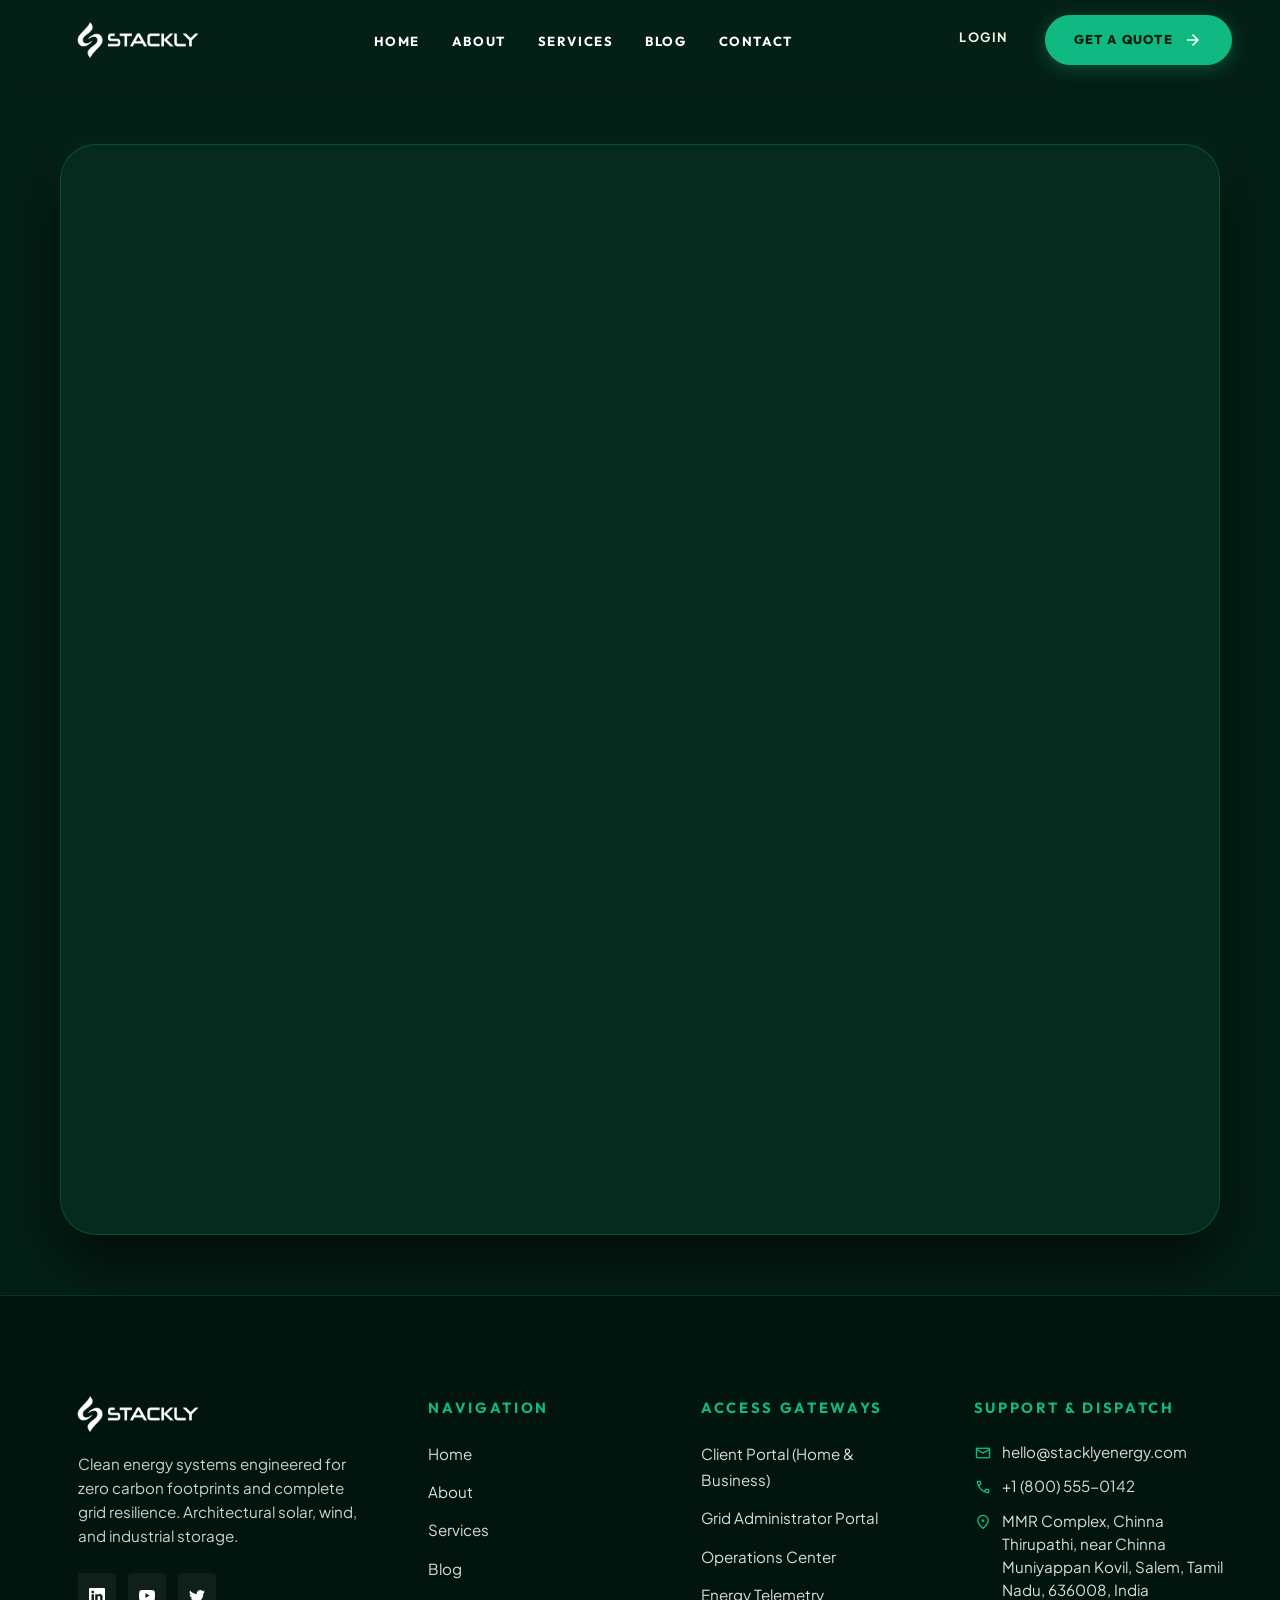
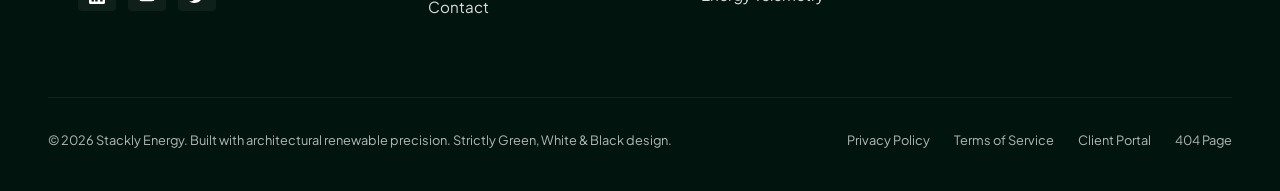
<file: admin-dashboard.html>
<!DOCTYPE html>
<html lang="en">
<head>
  <meta charset="UTF-8">
  <meta name="viewport" content="width=device-width, initial-scale=1.0">
  <title>Admin Control Center — Stackly Energy</title>
  <meta name="description" content="Admin control center: fleet telemetry, regions, user management, support queue and platform settings.">
  <link rel="preconnect" href="https://fonts.googleapis.com">
  <link rel="preconnect" href="https://fonts.gstatic.com" crossorigin>
  <link href="https://fonts.googleapis.com/css2?family=Outfit:wght@300;400;500;600;700;800;900&family=Plus+Jakarta+Sans:ital,wght@0,300;0,400;0,500;0,600;0,700;0,800;1,400&display=swap" rel="stylesheet">
  <link rel="stylesheet" href="css/style.css">
  <link rel="stylesheet" href="https://fonts.googleapis.com/css2?family=Material+Symbols+Outlined:opsz,wght,FILL,GRAD@20..48,100..700,0..1,-50..200">
  <link rel="stylesheet" href="css/dashboard.css">
</head>
<body class="page-dashboard">
  <div class="dash-shell" id="adminDashboardRoot">

    <!-- TOP BAR -->
    <header class="dash-topbar">
      <div class="dash-topbar-left" style="display:flex; align-items:center; gap:12px;">
        <button class="dash-menu-toggle" id="dashMenuToggle" aria-label="Toggle sidebar"><span class="material-symbols-outlined">menu</span></button>
        <!-- <div class="dash-topbar-brand"><a href="./admin-dashboard.html#ad-overview" style="display:inline-flex;align-items:center;gap:10px;text-decoration:none;color:inherit;"><img src="./img/logo-dark.webp" class="logo-dark" width="180" height="40" alt="Stackly Energy Logo"></a></div> -->
                <button class="dash-nav-item logo-img-display" style="background:none !important; box-shadow:none !important; left:-50px" data-panel="ad-overview"><img src="./img/logo-dark.webp" class="logo-dark" width="180" height="60" alt="Stackly Energy Logo"></button>

      </div>
      <div class="dash-topbar-actions">
        <span class="dash-live-pill"><span class="live-dot"></span>Fleet Sync</span>
        <div class="dash-user-chip">
          <div><div class="u-name" id="dashUserName">—</div><div class="u-role" id="dashUserRole">—</div></div>
          <div class="dash-avatar" id="dashAvatar"><img src="img/about-leader-1.webp" alt="Administrator" style="width:100%; height:100%; border-radius:50%; object-fit:cover; display:block;"></div>
        </div>
        <button type="button" class="dash-btn sm dash-btn-logout" data-logout><span class="material-symbols-outlined" style="font-size:18px;">logout</span> Logout</button>
      </div>
    </header>

    <div class="dash-frame">
      <!-- SIDEBAR -->
      <aside class="dash-sidebar" id="dashSidebar">
        <!-- Mobile drawer header: brand + close (X) button -->
        <div class="dash-sidebar-head">
          <div class="dash-sidebar-brand">
           <div class="dash-sidebar-brand-name">STACKLY ENERGY</div>

          </div>
          <button type="button" class="dash-sidebar-close" id="dashSidebarClose" aria-label="Close navigation menu">
            <span class="material-symbols-outlined">close</span>
          </button>
        </div>
        <div class="dash-sidebar-label">Operations</div>
        <button class="dash-nav-item active" data-panel="ad-overview"><span class="material-symbols-outlined">dashboard</span> Fleet Overview</button>
        <button class="dash-nav-item" data-panel="ad-regions"><span class="material-symbols-outlined">map</span> Regions</button>

        <div class="dash-sidebar-label">Administration</div>
        <button class="dash-nav-item" data-panel="ad-users"><span class="material-symbols-outlined">manage_accounts</span> Users</button>
        <button class="dash-nav-item" data-panel="ad-tickets"><span class="material-symbols-outlined">confirmation_number</span> Support Queue<span class="nav-count" id="adTicketCount">0</span></button>

        <div class="dash-sidebar-label">System</div>
        <button class="dash-nav-item" data-panel="ad-settings"><span class="material-symbols-outlined">tune</span> Platform Settings</button>

        <div class="dash-sidebar-foot">Signed in as <strong id="adSidebarEmail" style="color:#10b981; display:block; word-break:break-all;">—</strong></div>
      </aside>
      <div class="dash-backdrop" id="dashBackdrop"></div>

      <!-- CONTENT -->
      <main class="dash-content">

        <div class="maintenance-banner" id="maintenanceBanner">
          <span class="material-symbols-outlined">engineering</span>
          <span>Maintenance mode is ON — clients see a banner on their portal.</span>
        </div>

        <!-- ======== PANEL: FLEET OVERVIEW ======== -->
        <section class="dash-panel active" id="ad-overview">
          <div class="dash-hero">
            <div>
              <h1>Fleet Control Center</h1>
              <p>Live operational picture of every installed site — Signed in as <strong id="adSignedEmail" style="color:#10b981;">—</strong></p>
            </div>
            <div class="dash-hero-actions">
              <!-- <a href="index.html" class="dash-btn"><span class="material-symbols-outlined" style="font-size:18px;">home</span> Back to Site</a> -->
              <button class="dash-btn primary" data-goto="ad-users"><span class="material-symbols-outlined" style="font-size:18px;">manage_accounts</span> Manage Users</button>
            </div>
          </div>

          <!-- Real-World Fleet Generation Showcase -->
          <div class="fleet-showcase-grid">
            <div class="dash-showcase-card">
              <div class="card-img-wrap">
                <img src="img/svc-solar.webp" alt="North District Photovoltaic Complex">
                <div class="card-overlay-badge"><span class="dash-badge badge-open"><span class="live-dot"></span>Online</span></div>
                <div class="card-meta-bar">
                  <span class="facility-pill"><span class="material-symbols-outlined">solar_power</span>Solar PV</span>
                  <span style="font-size:0.72rem; color:#ffffff; font-weight:700;">412 Sites</span>
                </div>
              </div>
              <div class="card-body">
                <div class="card-title">North District PV Complex</div>
                <p class="card-desc">Utility-scale bifacial monocrystalline tracking array with centralized battery reserves.</p>
                <div class="card-stats-row">
                  <div class="card-stat-item"><span>Current Output</span><strong>48.2 MW</strong></div>
                  <div class="card-stat-item"><span>Efficiency</span><strong>98.4%</strong></div>
                  <button class="dash-btn sm" onclick="window.location.href='./404.html'" data-goto="ad-regions">Territory</button>
                </div>
              </div>
            </div>

            <div class="dash-showcase-card">
              <div class="card-img-wrap">
                <img src="img/proj-commercial.webp" alt="Harbor Commercial Zone Microgrid">
                <div class="card-overlay-badge"><span class="dash-badge badge-open"><span class="live-dot"></span>Online</span></div>
                <div class="card-meta-bar">
                  <span class="facility-pill"><span class="material-symbols-outlined">factory</span>Commercial</span>
                  <span style="font-size:0.72rem; color:#ffffff; font-weight:700;">238 Sites</span>
                </div>
              </div>
              <div class="card-body">
                <div class="card-title">Harbor Commercial Zone</div>
                <p class="card-desc">High-demand logistics warehouses &amp; refrigeration centers powered by integrated solar.</p>
                <div class="card-stats-row">
                  <div class="card-stat-item"><span>Current Output</span><strong>61.7 MW</strong></div>
                  <div class="card-stat-item"><span>Capacity Factor</span><strong>94.2%</strong></div>
                  <button class="dash-btn sm" onclick="window.location.href='./404.html'" data-goto="ad-regions">Territory</button>
                </div>
              </div>
            </div>

            <div class="dash-showcase-card">
              <div class="card-img-wrap">
                <img src="img/svc-wind.webp" alt="Willow Valley Wind & Storage Co-op">
                <div class="card-overlay-badge"><span class="dash-badge badge-pending"><span class="material-symbols-outlined">engineering</span>Service</span></div>
                <div class="card-meta-bar">
                  <span class="facility-pill"><span class="material-symbols-outlined">wind_power</span>Wind + Storage</span>
                  <span style="font-size:0.72rem; color:#ffffff; font-weight:700;">86 Sites</span>
                </div>
              </div>
              <div class="card-body">
                <div class="card-title">Willow Valley Wind &amp; Storage</div>
                <p class="card-desc">Hybrid 60 kW HAWT wind turbines coupled with regional vanadium flow storage banks.</p>
                <div class="card-stats-row">
                  <div class="card-stat-item"><span>Current Output</span><strong>12.4 MW</strong></div>
                  <div class="card-stat-item"><span>Field Status</span><strong style="color:#ffffff;">Crew En Route</strong></div>
                  <button class="dash-btn sm" onclick="window.location.href='./404.html'" data-goto="ad-regions">Territory</button>
                </div>
              </div>
            </div>
          </div>

          <!-- 3.1 live metrics -->
          <div class="dash-section">
            <div class="dash-section-head"><h2><span class="material-symbols-outlined">monitoring</span> Live Fleet Telemetry</h2><span class="sub">Updated <span id="adFleetUpdated">—</span></span></div>
            <div class="dash-metrics">
              <div class="dash-metric"><div class="m-label">Fleet Output Now</div><div class="m-value accent" id="adFleetPower">—</div><div class="m-delta"><span class="material-symbols-outlined">wb_sunny</span><span id="adFleetStatus">—</span></div></div>
              <div class="dash-metric"><div class="m-label">Energy Today</div><div class="m-value" id="adEnergyToday">—</div><div class="m-delta"><span class="material-symbols-outlined">bolt</span>All sites</div></div>
              <div class="dash-metric"><div class="m-label">Registered Users</div><div class="m-value" id="adUsers">—</div><div class="m-delta"><span class="material-symbols-outlined">group</span>All portals</div></div>
              <div class="dash-metric"><div class="m-label">Sessions Online</div><div class="m-value" id="adSessions">—</div><div class="m-delta"><span class="material-symbols-outlined">wifi</span>Live now</div></div>
              <div class="dash-metric"><div class="m-label">Open Tickets</div><div class="m-value" id="adOpenTickets">—</div><div class="m-delta"><span class="material-symbols-outlined">confirmation_number</span>Awaiting response</div></div>
            </div>
          </div>

          <!-- 3.2 fleet chart -->
          <div class="dash-section">
            <div class="dash-section-head"><h2><span class="material-symbols-outlined">ssid_chart</span> Fleet Production vs Load</h2><span class="dash-badge badge-open"><span class="live-dot"></span>STREAMING</span></div>
            <div class="chart-card">
              <canvas id="adChart" height="240"></canvas>
              <div class="chart-legend"><span><i></i>Production</span><span><i class="alt"></i>Consumption</span></div>
            </div>
          </div>

          <!-- 3.3 site alerts -->
          <div class="dash-section">
            <div class="dash-section-head"><h2><span class="material-symbols-outlined">warning</span> Site Alerts</h2></div>
            <div class="dash-list-row"><div class="l-main"><span class="material-symbols-outlined">wind_power</span><div><div class="l-title">Willow Valley — turbine yaw service</div><div class="l-sub">Crew dispatched • ETA today</div></div></div><span class="l-end">In progress</span></div>
            <div class="dash-list-row"><div class="l-main"><span class="material-symbols-outlined">update</span><div><div class="l-title">Harbor Logistics — inverter firmware</div><div class="l-sub">v4.2.1 rollout • 06:12</div></div></div><span class="l-end accent">Complete</span></div>
            <div class="dash-list-row"><div class="l-main"><span class="material-symbols-outlined">bolt</span><div><div class="l-title">Grid export curtailment — South Belt</div><div class="l-sub">Utility request • 2h window</div></div></div><span class="l-end">Active</span></div>
          </div>
        </section>

        <!-- ======== PANEL: REGIONS ======== -->
        <section class="dash-panel" id="ad-regions">
          <div class="dash-hero"><div><h1>Regions &amp; Service Territories</h1><p>Site distribution, live drone thermography and field crew operations across territories.</p></div></div>

          <!-- Visual Aerial Territory Surveillance -->
          <div class="hardware-fleet-grid">
            <div class="hardware-card">
              <div class="hardware-img-wrap">
                <img src="img/svc-maintenance.webp" alt="Drone Thermography Fleet">
                <div class="card-overlay-badge"><span class="dash-badge badge-open">Autonomous IR</span></div>
              </div>
              <div class="hardware-content">
                <div class="hardware-tag">AERIAL THERMOGRAPHY</div>
                <div class="hardware-name">Harbor Logistics Flyover</div>
                <div class="hardware-specs">100% cell integrity • Zero resistive hotspots detected</div>
                <span class="dash-badge badge-open"><span class="material-symbols-outlined">verified</span>Nominal</span>
              </div>
            </div>

            <div class="hardware-card">
              <div class="hardware-img-wrap">
                <img src="img/choose-engineer.webp" alt="Field Engineering Dispatch">
                <div class="card-overlay-badge"><span class="dash-badge badge-open">On Site</span></div>
              </div>
              <div class="hardware-content">
                <div class="hardware-tag">NORTH DISTRICT COMPLEX</div>
                <div class="hardware-name">Inverter Field Diagnostic</div>
                <div class="hardware-specs">Crew B completing bi-monthly firmware recalibration</div>
                <span class="dash-badge badge-open"><span class="material-symbols-outlined">check_circle</span>Active</span>
              </div>
            </div>

            <div class="hardware-card">
              <div class="hardware-img-wrap">
                <img src="img/proj-community.webp" alt="Substation Interconnection">
                <div class="card-overlay-badge"><span class="dash-badge badge-open">Grid Sync</span></div>
              </div>
              <div class="hardware-content">
                <div class="hardware-tag">SOUTH RESIDENTIAL BELT</div>
                <div class="hardware-name">Substation Feeder 4A</div>
                <div class="hardware-specs">Bi-directional grid export at 44.9 MW capacity peak</div>
                <span class="dash-badge badge-open"><span class="material-symbols-outlined">bolt</span>Exporting</span>
              </div>
            </div>
          </div>

          <!-- 3.1 region table -->
          <div class="dash-section">
            <div class="dash-section-head"><h2><span class="material-symbols-outlined">map</span> Territory Status</h2><span class="sub">5 regions</span></div>
            <div style="overflow-x:auto;">
              <table class="dash-table">
                <thead><tr><th>Region</th><th>Sites</th><th>Output</th><th>Status</th></tr></thead>
                <tbody id="adRegionTable"></tbody>
              </table>
            </div>
          </div>

          <!-- 3.2 capacity chart -->
          <div class="dash-section">
            <div class="dash-section-head"><h2><span class="material-symbols-outlined">bar_chart</span> Installed Capacity by Region (MW)</h2></div>
            <div class="dash-list-row"><div class="l-main"><span class="material-symbols-outlined">place</span><div><div class="l-title">North District</div><div style="margin-top:6px; height:8px; width:220px; max-width:60vw; border-radius:999px; background:rgba(255,255,255,0.12); overflow:hidden;"><div style="height:100%; width:78%; background:var(--color-accent); border-radius:999px;"></div></div></div></div><span class="l-end accent">48.2 MW</span></div>
            <div class="dash-list-row"><div class="l-main"><span class="material-symbols-outlined">place</span><div><div class="l-title">Harbor Commercial Zone</div><div style="margin-top:6px; height:8px; width:220px; max-width:60vw; border-radius:999px; background:rgba(255,255,255,0.12); overflow:hidden;"><div style="height:100%; width:92%; background:var(--color-accent); border-radius:999px;"></div></div></div></div><span class="l-end accent">61.7 MW</span></div>
            <div class="dash-list-row"><div class="l-main"><span class="material-symbols-outlined">place</span><div><div class="l-title">Willow Valley Co-op</div><div style="margin-top:6px; height:8px; width:220px; max-width:60vw; border-radius:999px; background:rgba(255,255,255,0.12); overflow:hidden;"><div style="height:100%; width:34%; background:var(--color-accent); border-radius:999px;"></div></div></div></div><span class="l-end">12.4 MW</span></div>
            <div class="dash-list-row"><div class="l-main"><span class="material-symbols-outlined">place</span><div><div class="l-title">South Residential Belt</div><div style="margin-top:6px; height:8px; width:220px; max-width:60vw; border-radius:999px; background:rgba(255,255,255,0.12); overflow:hidden;"><div style="height:100%; width:71%; background:var(--color-accent); border-radius:999px;"></div></div></div></div><span class="l-end accent">44.9 MW</span></div>
            <div class="dash-list-row"><div class="l-main"><span class="material-symbols-outlined">place</span><div><div class="l-title">East Industrial Park</div><div style="margin-top:6px; height:8px; width:220px; max-width:60vw; border-radius:999px; background:rgba(255,255,255,0.12); overflow:hidden;"><div style="height:100%; width:52%; background:var(--color-accent); border-radius:999px;"></div></div></div></div><span class="l-end">27.3 MW</span></div>
          </div>

          <!-- 3.3 field crews -->
          <div class="dash-section">
            <div class="dash-section-head"><h2><span class="material-symbols-outlined">engineering</span> Field Crews</h2></div>
            <div class="dash-list-row"><div class="l-main"><span class="material-symbols-outlined">groups</span><div><div class="l-title">Crew A — North District</div><div class="l-sub">2 sites queued</div></div></div><span class="l-end accent">En route</span></div>
            <div class="dash-list-row"><div class="l-main"><span class="material-symbols-outlined">groups</span><div><div class="l-title">Crew B — Harbor Zone</div><div class="l-sub">Inverter swap • STK-7741</div></div></div><span class="l-end accent">On site</span></div>
            <div class="dash-list-row"><div class="l-main"><span class="material-symbols-outlined">groups</span><div><div class="l-title">Crew C — Willow Valley</div><div class="l-sub">Turbine yaw service</div></div></div><span class="l-end">Scheduled</span></div>
          </div>
        </section>

        <!-- ======== PANEL: USERS ======== -->
        <section class="dash-panel" id="ad-users">
          <div class="dash-hero"><div><h1>User Management</h1><p>Roles, status and account details — changes sync to client tabs instantly.</p></div></div>

          <!-- 3.1 users table -->
          <div class="dash-section">
            <div class="dash-section-head">
              <h2><span class="material-symbols-outlined">group</span> All Accounts</h2>
              <span class="sub" id="adUserCount">—</span>
            </div>
            <div class="field-group" style="max-width:320px;">
              <input type="search" id="adUserSearch" class="dash-input" placeholder="Search name, email or plan…">
            </div>
            <div style="overflow-x:auto;">
              <table class="dash-table">
                <thead><tr><th>User</th><th>Role</th><th>Plan</th><th>Status</th><th>Last Login</th><th>Actions</th></tr></thead>
                <tbody id="adUserTable"></tbody>
              </table>
            </div>
          </div>

          <!-- 3.2 role guide -->
          <div class="dash-section">
            <div class="dash-section-head"><h2><span class="material-symbols-outlined">admin_panel_settings</span> Role Permissions</h2></div>
            <div class="dash-list-row"><div class="l-main"><span class="dash-badge badge-admin">Admin</span><div><div class="l-title">Full control center</div><div class="l-sub">Fleet, users, tickets, platform settings</div></div></div></div>
            <div class="dash-list-row"><div class="l-main"><span class="dash-badge badge-user">User</span><div><div class="l-title">Client portal</div><div class="l-sub">Own telemetry, devices, billing, tickets</div></div></div></div>
            <div class="dash-list-row"><div class="l-main"><span class="material-symbols-outlined">block</span><div><div class="l-title">Suspended</div><div class="l-sub">Login blocked — client sees a live notice</div></div></div></div>
          </div>

          <!-- 3.3 sync tip -->
          <div class="dash-section">
            <div class="dash-section-head"><h2><span class="material-symbols-outlined">sync</span> Real-Time Sync</h2></div>
            <div class="modal-user-preview" style="margin-bottom:0;">Open the <a href="user-dashboard.html" style="color:var(--color-accent); font-weight:700;">client portal</a> in a second tab — suspensions, role changes and profile edits sync instantly in both directions.</div>
          </div>
        </section>

        <!-- ======== PANEL: SUPPORT QUEUE ======== -->
        <section class="dash-panel" id="ad-tickets">
          <div class="dash-hero"><div><h1>Support Queue &amp; Field Dispatch</h1><p>Client tickets arrive here in real time. Reply and resolve with direct field technician escalation.</p></div></div>

          <!-- Support Crew Dispatch Banner -->
          <div class="dash-facility-hero">
            <div class="facility-img-wrap" style="height:190px;">
              <img src="img/about-clean-team.webp" alt="Field Engineering Support Team" class="facility-img">
              <div class="facility-gradient-overlay"></div>
              <div class="facility-top-badges">
                <span class="dash-badge badge-open"><span class="live-dot"></span>ON-CALL FLEET CREW</span>
                <span class="facility-pill"><span class="material-symbols-outlined">timer</span>15-Min Response SLA</span>
              </div>
              <div class="facility-caption">
                <div class="facility-tag">REGIONAL LOGISTICS &amp; TICKET RESOLUTION</div>
                <h2 class="facility-title" style="font-size:1.25rem; margin-bottom:4px;">Enterprise Technical Operations &amp; Rapid Field Diagnostics</h2>
              </div>
            </div>
          </div>

          <!-- 3.1 incoming tickets -->
          <!-- <div class="dash-section">
            <div class="dash-section-head"><h2><span class="material-symbols-outlined">confirmation_number</span> Incoming Tickets</h2><span class="sub" id="adTicketsSub">—</span></div>
            <div id="adTicketList" style="max-height:520px; overflow:auto;"></div>
          </div> -->

          <!-- 3.2 SLA targets -->
          <div class="dash-section">
            <div class="dash-section-head"><h2><span class="material-symbols-outlined">timer</span> Response Targets</h2></div>
            <div class="dash-list-row"><div class="l-main"><span class="material-symbols-outlined">emergency</span><div><div class="l-title">Emergency outage</div><div class="l-sub">Automatic escalation</div></div></div><span class="l-end accent">15 min</span></div>
            <div class="dash-list-row"><div class="l-main"><span class="material-symbols-outlined">priority_high</span><div><div class="l-title">High priority</div><div class="l-sub">Commercial accounts</div></div></div><span class="l-end accent">2 h</span></div>
            <div class="dash-list-row"><div class="l-main"><span class="material-symbols-outlined">low_priority</span><div><div class="l-title">Standard</div><div class="l-sub">Residential accounts</div></div></div><span class="l-end">24 h</span></div>
          </div>

          <!-- 3.3 canned replies -->
          <div class="dash-section">
            <div class="dash-section-head"><h2><span class="material-symbols-outlined">quickreply</span> Canned Replies</h2></div>
            <div class="dash-list-row"><div class="l-main"><span class="material-symbols-outlined">content_copy</span><div><div class="l-title">Inverter restart</div><div class="l-sub">Standard reboot procedure</div></div></div><button class="dash-btn sm" type="button" data-copy="Inverter restart: please power-cycle the DC isolator, wait 60 seconds and re-engage. If the amber light persists, we will log a service visit.">Copy</button></div>
            <div class="dash-list-row"><div class="l-main"><span class="material-symbols-outlined">content_copy</span><div><div class="l-title">Service visit booked</div><div class="l-sub">Crew dispatch confirmation</div></div></div><button class="dash-btn sm" type="button" data-copy="Service visit booked: a certified technician is scheduled within 48 hours. You'll receive a tracking link by email.">Copy</button></div>
            <div class="dash-list-row"><div class="l-main"><span class="material-symbols-outlined">content_copy</span><div><div class="l-title">Grid outage notice</div><div class="l-sub">Utility-side interruption</div></div></div><button class="dash-btn sm" type="button" data-copy="Grid outage notice: your utility has reported an interruption. Your battery is covering essential loads — no action needed.">Copy</button></div>
          </div>
        </section>

        <!-- ======== PANEL: PLATFORM SETTINGS ======== -->
        <section class="dash-panel" id="ad-settings">
          <div class="dash-hero"><div><h1>Platform Settings</h1><p>Changes apply live to every open client portal.</p></div></div>

          <!-- 3.1 form -->
          <div class="dash-section">
            <div class="dash-section-head"><h2><span class="material-symbols-outlined">tune</span> Configuration</h2></div>
            <form id="adminSettingsForm">
              <div class="field-group">
                <label class="dash-label" for="setSupportEmail">Support Email (shown to clients)</label>
                <input class="dash-input" type="email" id="setSupportEmail" required placeholder="support@stacklyenergy.com">
              </div>
              <div class="field-group">
                <label class="dash-label" for="setInterval">Telemetry Refresh Rate</label>
                <select class="dash-select" id="setInterval">
                  <option value="1000">1 second (high frequency)</option>
                  <option value="2000">2 seconds (standard)</option>
                  <option value="5000">5 seconds (low bandwidth)</option>
                </select>
              </div>
              <div class="field-group" style="display:flex; align-items:center; gap:10px;">
                <input type="checkbox" id="setMaintenance" style="width:18px; height:18px; accent-color:var(--color-accent); cursor:pointer;">
                <label for="setMaintenance" style="font-size:0.86rem; font-weight:600; cursor:pointer;">Enable maintenance banner on client portals</label>
              </div>
              <button type="submit" class="dash-btn primary"><span class="material-symbols-outlined" style="font-size:18px;">save</span> Save Settings</button>
            </form>
          </div>

          <!-- 3.2 sync tip -->
          <div class="dash-section">
            <div class="dash-section-head"><h2><span class="material-symbols-outlined">sync</span> Real-Time Sync</h2></div>
            <div class="modal-user-preview" style="margin-bottom:0;">Open the <a href="user-dashboard.html" style="color:var(--color-accent); font-weight:700;">client portal</a> in a second browser tab. Tickets, suspensions, role changes and this maintenance banner sync instantly in both directions.</div>
          </div>

          <!-- 3.3 support contact -->
          <div class="dash-section">
            <div class="dash-section-head"><h2><span class="material-symbols-outlined">contact_mail</span> Support Contact</h2></div>
            <div class="dash-list-row"><div class="l-main"><span class="material-symbols-outlined">mail</span><div><div class="l-title">Active support email</div><div class="l-sub">Shown on the client support page</div></div></div><span class="l-end accent" id="adSupportEmail">—</span></div>
          </div>
        </section>

      </main>
    </div>
  </div>

  <!-- USER DETAIL MODAL -->
  <div class="modal-backdrop" id="userModal">
    <div class="modal-card">
      <h3>User Details</h3>
      <div class="modal-user-preview" id="modalUserPreview"></div>
      <div class="field-group">
        <label class="dash-label" for="modalRoleSelect">Account Role</label>
        <select class="dash-select" id="modalRoleSelect">
          <option value="user">User — client portal access</option>
          <option value="admin">Admin — full control center</option>
        </select>
      </div>
      <div class="modal-actions">
        <button type="button" class="dash-btn" id="modalCloseBtn">Cancel</button>
        <button type="button" class="dash-btn primary" id="modalSaveBtn">Save Changes</button>
      </div>
    </div>
  </div>

  <div class="dash-toast" id="dashToast"><span class="material-symbols-outlined">check_circle</span><span id="dashToastMsg"></span></div>

  <script src="js/lenis.min.js"></script>
  <script src="js/auth.js"></script>
  <script src="js/main.js"></script>
  <script src="js/dashboard.js"></script>
</body>
</html>
</file>
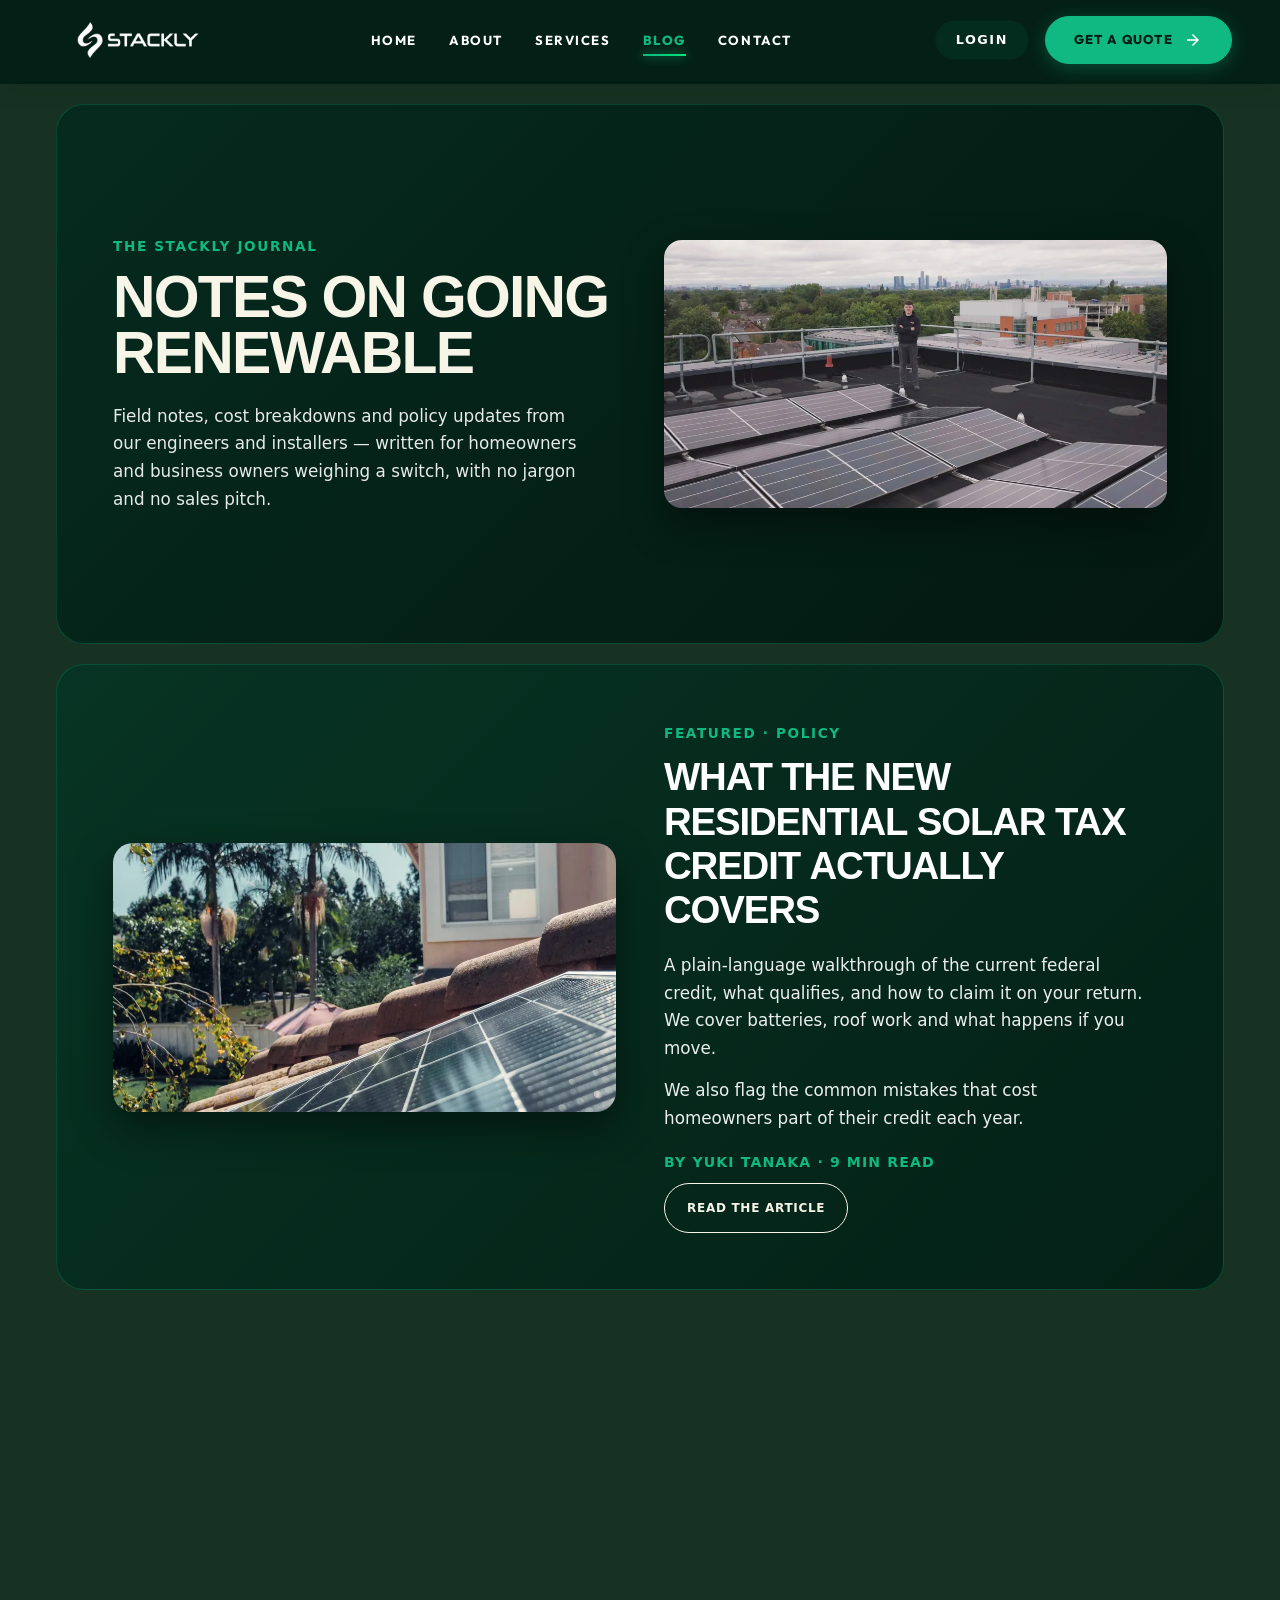
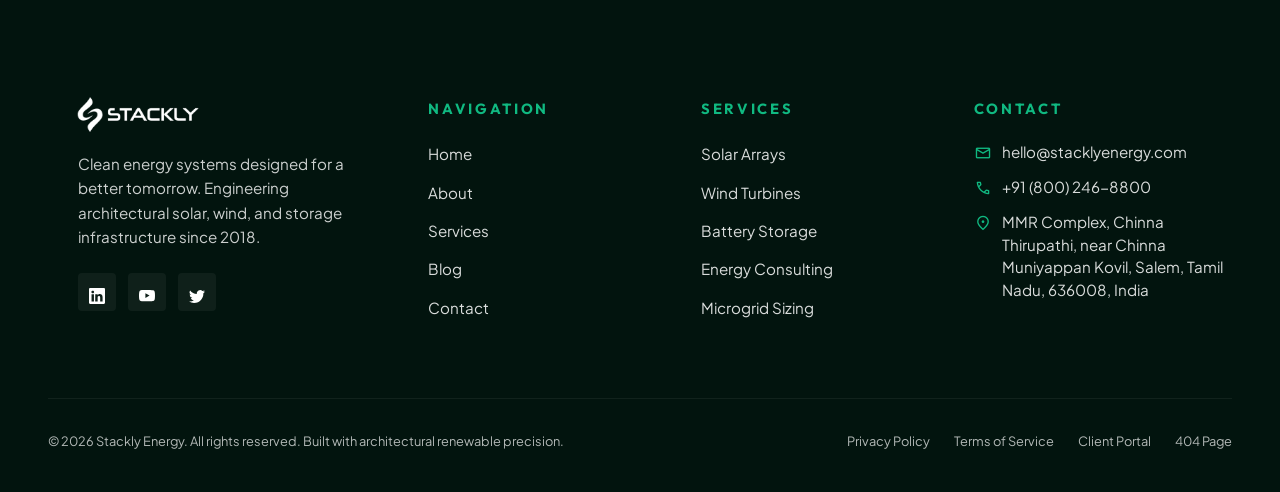
<file: blog.html>
<!DOCTYPE html>
<html lang="en">
<head>
  <meta charset="UTF-8">
  <meta name="viewport" content="width=device-width, initial-scale=1">
  <title>Blog | Stackly Energy</title>
  <link rel="preconnect" href="https://fonts.googleapis.com">
  <link rel="preconnect" href="https://fonts.gstatic.com" crossorigin>
  <link href="https://fonts.googleapis.com/css2?family=Outfit:wght@300;400;500;600;700;800;900&family=Plus+Jakarta+Sans:ital,wght@0,300;0,400;0,500;0,600;0,700;0,800;1,400&display=swap" rel="stylesheet">
  <link rel="stylesheet" href="./css/style.css">
  <link rel="stylesheet" href="https://fonts.googleapis.com/css2?family=Material+Symbols+Outlined:opsz,wght,FILL,GRAD@20..48,100..700,0..1,-50..200">
</head>
<body>
<div class="blog-page">

  <!-- Header -->
  <header class="site-header">
    <div class="container">
      <nav class="navbar" aria-label="Main Navigation">
        <!-- Left: Logo -->
        <a href="index.html" class="logo">
                   <img src="./img/logo-dark.webp" class="logo-dark" width="180" height="40" alt="Stackly Energy Logo">

        </a>

        <!-- Center: Links -->
        <ul class="nav-menu">
          <li><a href="index.html" class="nav-link">Home</a></li>
              <li><a href="about.html" class="nav-link">About</a></li>
          <li><a href="services.html" class="nav-link">Services</a></li>
      
          <li><a href="blog.html" class="nav-link active">Blog</a></li>
          <li><a href="contact.html" class="nav-link">Contact</a></li>
        </ul>

        <!-- Right: Actions -->
        <div class="nav-actions">
          <a href="login.html" class="nav-login">Login</a>
          <a href="./404.html" class="btn btn-primary btn-sm">
            <span>Get a Quote</span>
            <span class="material-symbols-outlined">arrow_forward</span>
          </a>
        </div>

        <!-- Mobile Hamburger Toggle -->
        <button class="mobile-toggle" aria-label="Toggle navigation menu">
          <span></span>
          <span></span>
          <span></span>
        </button>
      </nav>
    </div>
  </header>


  <div class="mobile-drawer-backdrop"></div>
  <aside class="mobile-drawer" aria-label="Mobile Navigation">
    <div class="mobile-nav-top">
      <a href="index.html" class="logo" style="margin-bottom: 36px;">
                  <img src="./img/logo-dark.webp" class="logo-dark" width="180" height="40" alt="Stackly Energy Logo">

      </a>
      <ul class="mobile-nav-links">
        <li><a href="index.html" class="mobile-nav-link">Home <span class="material-symbols-outlined">arrow_forward</span></a></li>
                <li><a href="about.html" class="mobile-nav-link">About <span class="material-symbols-outlined">arrow_forward</span></a></li>

        <li><a href="services.html" class="mobile-nav-link">Services <span class="material-symbols-outlined">arrow_forward</span></a></li>
        <li><a href="blog.html" class="mobile-nav-link active">Blog <span class="material-symbols-outlined">arrow_forward</span></a></li>
        <li><a href="contact.html" class="mobile-nav-link">Contact <span class="material-symbols-outlined">arrow_forward</span></a></li>
      </ul>
    </div>
    <div class="mobile-nav-bottom" style="margin-top: 32px;">
      <a href="login.html" class="btn btn-outline-dark" style="width: 100%; margin-bottom: 12px;">Portal Login</a>
      <a href="contact.html" class="btn btn-primary" style="width: 100%;">Get a Free Quote</a>
    </div>
  </aside>




  <!-- Hero -->
  <section class="blog-hero">
    <div class="blog-hero-text">
      <span class="blog-eyebrow">The Stackly Journal</span>
      <h1 class="blog-display">Notes on going renewable</h1>
      <p>Field notes, cost breakdowns and policy updates from our engineers and installers — written for homeowners and business owners weighing a switch, with no jargon and no sales pitch.</p>
    </div>
    <div class="blog-hero-img"><img src="./img/blog-hero.webp" alt="Engineer standing beside solar panels"></div>
  </section>

  <!-- Featured -->
  <section class="blog-featured">
    <div class="blog-featured-img"><img src="./img/blog-featured.webp" alt="Man working on a laptop in a colourful office"></div>
    <div class="blog-featured-text">
      <span class="blog-eyebrow">Featured · Policy</span>
      <h2 class="blog-title">What the new residential solar tax credit actually covers</h2>
      <p>A plain-language walkthrough of the current federal credit, what qualifies, and how to claim it on your return. We cover batteries, roof work and what happens if you move.</p>
      <p>We also flag the common mistakes that cost homeowners part of their credit each year.</p>
      <span class="blog-byline">By Yuki Tanaka · 9 min read</span>
      <a href="./404.html" class="blog-btn blog-btn-outline-light">Read the article</a>
    </div>
  </section>

  <!-- Recent posts -->
  <section class="blog-card-section blog-recent">
    <div class="blog-section-head">
      <h2 class="blog-title">Recent posts</h2>
      <p>Latest from the team.</p>
    </div>
    <div class="blog-post-grid">
      <a href="./404.html" class="blog-post blog-bg-yellow">
        <img src="./img/blog-post-panels.webp" alt="Cleaning solar panels">
        <span class="blog-meta">Maintenance · 5 min</span>
        <h3>Cleaning your panels: when it is worth it</h3>
        <p>Rain does most of the work. Here is when a manual clean actually pays off, and when it risks damage.</p>
      </a>
      <a href="./404.html" class="blog-post blog-bg-green">
        <img src="./img/blog-post-battery.webp" alt="Utility meter close-up">
        <span class="blog-meta">Storage · 8 min</span>
        <h3>Battery sizing, explained with real bills</h3>
        <p>How we translate a year of utility bills into a battery recommendation you can trust.</p>
      </a>
      <a href="./404.html" class="blog-post blog-bg-orange">
        <img src="./img/blog-post-warehouse.webp" alt="Warehouse interior with shelving">
        <span class="blog-meta">Field notes · 6 min</span>
        <h3>Inside a 1.2 MW warehouse install</h3>
        <p>A week-by-week look at the Harbor Logistics project from permit to power-on.</p>
      </a>
      <a href="./404.html" class="blog-post blog-bg-blue">
        <img src="./img/blog-post-wind.webp" alt="Wind turbines on green hills">
        <span class="blog-meta">Wind · 7 min</span>
        <h3>Solar vs. wind for a rural property</h3>
        <p>A practical checklist for choosing between the two, or combining them.</p>
      </a>
      <a href="./404.html" class="blog-post blog-bg-dark">
        <img src="./img/blog-post-outage.webp" alt="House at night during a power outage">
        <span class="blog-meta">Storage · 7 min</span>
        <h3>What happens during a grid outage</h3>
        <p>How backup batteries behave when the neighbourhood goes dark.</p>
      </a>
      <a href="./404.html" class="blog-post blog-bg-deep">
        <img src="./img/blog-post-meter.webp" alt="Multimeter testing an outlet">
        <span class="blog-meta">Field data · 5 min</span>
        <h3>The real lifespan of a solar panel</h3>
        <p>What twelve years of our own field data says about degradation.</p>
      </a>
    </div>
  </section>

  <!-- Topics -->
  <section class="blog-topics" style="padding:20px">
    <div class="blog-topics-header" >
      <div>
        <span class="blog-topics-label">Browse by topic</span>
        <h2 class="display-2" style="color:#ffffff; margin-top: 6px;">Editorial Knowledge Base</h2>
      </div>
      <!-- <button type="button" class="blog-view-toggle" id="blogViewToggle">
        <span class="material-symbols-outlined" style="font-size:18px;">grid_view</span>
        <span id="blogViewToggleText">Switch to Grid</span>
      </button> -->
    </div>

    <div class="blog-chips" id="blogChips">
      <button class="blog-chip active" data-topic="all">All Topics</button>
      <button class="blog-chip" data-topic="solar">Solar Arrays</button>
      <button class="blog-chip" data-topic="wind">Wind Turbines</button>
      <button class="blog-chip" data-topic="storage">Storage &amp; Battery</button>
      <button class="blog-chip" data-topic="policy">Policy &amp; Incentives</button>
      <button class="blog-chip" data-topic="maintenance">Preventive Maintenance</button>
      <button class="blog-chip" data-topic="field">Field Engineering</button>
    </div>

    <!-- 3D CAROUSEL CONTAINER -->
    <div class="blog-carousel-container is-3d" id="blogCarouselContainer">
      <div class="blog-carousel-stage" id="blogTopicGrid">

    <!-- SOLAR -->

    <article class="blog-topic-card" data-topic="solar">
      <div class="blog-topic-number">01</div>
      <span class="blog-topic-category">Solar</span>
      <h3>How to size a solar system for your home</h3>
      <p>
        A practical look at electricity usage, roof space, system capacity,
        and the factors that determine the right solar array for a property.
      </p>
      <a href="./404.html">Read article →</a>
    </article>


    <article class="blog-topic-card" data-topic="solar">
      <div class="blog-topic-number">02</div>
      <span class="blog-topic-category">Solar</span>
      <h3>What makes a high-performance solar installation?</h3>
      <p>
        From panel orientation and shading to inverter selection and system
        monitoring, explore the engineering decisions behind better output.
      </p>
      <a href="./404.html">Read article →</a>
    </article>


    <article class="blog-topic-card" data-topic="solar">
      <div class="blog-topic-number">03</div>
      <span class="blog-topic-category">Solar</span>
      <h3>Understanding solar production throughout the year</h3>
      <p>
        Solar production changes with seasons, weather, daylight hours, and
        site conditions. Here's what homeowners should expect.
      </p>
      <a href="./404.html">Read article →</a>
    </article>


    <!-- WIND -->

    <article class="blog-topic-card" data-topic="wind">
      <div class="blog-topic-number">04</div>
      <span class="blog-topic-category">Wind</span>
      <h3>Is small-scale wind right for your property?</h3>
      <p>
        Learn how wind resource, tower height, site conditions, and local
        regulations affect the feasibility of a residential wind system.
      </p>
      <a href="./404.html">Read article →</a>
    </article>


    <article class="blog-topic-card" data-topic="wind">
      <div class="blog-topic-number">05</div>
      <span class="blog-topic-category">Wind</span>
      <h3>Solar and wind: building a hybrid energy system</h3>
      <p>
        Combining renewable generation sources can create a more flexible
        energy system when designed around the property's actual load profile.
      </p>
      <a href="./404.html">Read article →</a>
    </article>


    <article class="blog-topic-card" data-topic="wind">
      <div class="blog-topic-number">06</div>
      <span class="blog-topic-category">Wind</span>
      <h3>Understanding residential wind performance</h3>
      <p>
        A closer look at wind speed, turbulence, turbine placement, and the
        conditions that influence annual energy production.
      </p>
      <a href="./404.html">Read article →</a>
    </article>


    <!-- STORAGE -->

    <article class="blog-topic-card" data-topic="storage">
      <div class="blog-topic-number">07</div>
      <span class="blog-topic-category">Storage</span>
      <h3>How home battery storage actually works</h3>
      <p>
        Understand how batteries store excess solar energy and deliver it back
        to your home when generation is unavailable.
      </p>
      <a href="./404.html">Read article →</a>
    </article>


    <article class="blog-topic-card" data-topic="storage">
      <div class="blog-topic-number">08</div>
      <span class="blog-topic-category">Storage</span>
      <h3>Choosing the right battery capacity</h3>
      <p>
        Battery sizing depends on energy consumption, backup requirements,
        solar production, and the loads you want to support.
      </p>
      <a href="./404.html">Read article →</a>
    </article>


    <article class="blog-topic-card" data-topic="storage">
      <div class="blog-topic-number">09</div>
      <span class="blog-topic-category">Storage</span>
      <h3>Battery storage for outage protection</h3>
      <p>
        Explore how properly configured storage can provide backup power for
        selected household circuits during grid interruptions.
      </p>
      <a href="./404.html">Read article →</a>
    </article>


    <!-- POLICY -->

    <article class="blog-topic-card" data-topic="policy">
      <div class="blog-topic-number">10</div>
      <span class="blog-topic-category">Policy &amp; incentives</span>
      <h3>Understanding solar incentives</h3>
      <p>
        A plain-language guide to the incentives, rebates, credits, and local
        programs that may affect the economics of an energy project.
      </p>
      <a href="./404.html">Read article →</a>
    </article>


    <article class="blog-topic-card" data-topic="policy">
      <div class="blog-topic-number">11</div>
      <span class="blog-topic-category">Policy &amp; incentives</span>
      <h3>How utility rules affect your solar project</h3>
      <p>
        Interconnection requirements, export rules, and utility programs can
        all influence how a system is designed and operated.
      </p>
      <a href="./404.html">Read article →</a>
    </article>


    <article class="blog-topic-card" data-topic="policy">
      <div class="blog-topic-number">12</div>
      <span class="blog-topic-category">Policy &amp; incentives</span>
      <h3>Net metering explained</h3>
      <p>
        Understand how exported solar electricity may be credited and why
        compensation structures vary between utilities and regions.
      </p>
      <a href="./404.html">Read article →</a>
    </article>


    <!-- MAINTENANCE -->

    <article class="blog-topic-card" data-topic="maintenance">
      <div class="blog-topic-number">13</div>
      <span class="blog-topic-category">Maintenance</span>
      <h3>How much maintenance does solar need?</h3>
      <p>
        Most modern solar systems require limited routine maintenance, but
        monitoring and periodic inspection remain important for performance.
      </p>
      <a href="./404.html">Read article →</a>
    </article>


    <article class="blog-topic-card" data-topic="maintenance">
      <div class="blog-topic-number">14</div>
      <span class="blog-topic-category">Maintenance</span>
      <h3>Signs your energy system needs attention</h3>
      <p>
        Learn which changes in production, alerts, equipment behavior, or
        physical conditions may warrant a professional inspection.
      </p>
      <a href="./404.html">Read article →</a>
    </article>


    <article class="blog-topic-card" data-topic="maintenance">
      <div class="blog-topic-number">15</div>
      <span class="blog-topic-category">Maintenance</span>
      <h3>Keeping solar equipment performing long term</h3>
      <p>
        Monitoring, equipment checks, clean electrical connections, and timely
        service can help maintain system performance over its operating life.
      </p>
      <a href="./404.html">Read article →</a>
    </article>


    <!-- FIELD NOTES -->

    <article class="blog-topic-card" data-topic="field">
      <div class="blog-topic-number">16</div>
      <span class="blog-topic-category">Field notes</span>
      <h3>Inside a residential solar installation</h3>
      <p>
        Follow the major stages of an installation, from the initial site
        survey through mounting, wiring, commissioning, and activation.
      </p>
      <a href="./404.html">Read article →</a>
    </article>


    <article class="blog-topic-card" data-topic="field">
      <div class="blog-topic-number">17</div>
      <span class="blog-topic-category">Field notes</span>
      <h3>Designing around challenging roof conditions</h3>
      <p>
        Real-world properties rarely have perfect roofs. Here's how installers
        approach complex layouts, obstructions, and difficult access.
      </p>
      <a href="./404.html">Read article →</a>
    </article>


    <article class="blog-topic-card" data-topic="field">
      <div class="blog-topic-number">18</div>
      <span class="blog-topic-category">Field notes</span>
      <h3>From site survey to system activation</h3>
      <p>
        A behind-the-scenes look at the technical decisions and quality checks
        that happen before a new energy system goes live.
      </p>
      <a href="./404.html">Read article →</a>
    </article>

      </div>
    </div>

    <!-- 3D Carousel Interactive Controls -->
    <div class="blog-carousel-controls" id="blogCarouselControls">
      <button type="button" class="carousel-nav-btn" id="blogCarouselPrev" aria-label="Previous Article">
        <span class="material-symbols-outlined">arrow_back</span>
      </button>
      <div class="carousel-dots" id="blogCarouselDots"></div>
      <button type="button" class="carousel-nav-btn" id="blogCarouselNext" aria-label="Next Article">
        <span class="material-symbols-outlined">arrow_forward</span>
      </button>
    </div>
  </section>

  <!-- Most read -->
  <section class="blog-card-section blog-mostread">

  <div class="blog-section-head">
    <div class="blog-eyebrow">Reader Favorites</div>

    <h2 class="blog-title">Most read</h2>

    <p>
      Practical guides, field insights, and energy explainers our readers
      return to most often.
    </p>
  </div>


  <ul class="blog-read-list">

    <!-- Article 01 -->
    <li>
      <a href="./404.html" class="blog-read-item">

        <span class="blog-read-number">01</span>

        <span class="blog-thumb">
          <span class="material-symbols-outlined">solar_power</span>
        </span>

        <span class="blog-read-body">

          <span class="blog-read-meta">
            <span>Solar</span>
            <span>•</span>
            <span>Updated Jun 12, 2026</span>
          </span>

          <strong>Solar vs. wind for a rural property</strong>

          <em>
            How to choose, when to combine both, and what site conditions
            matter most.
          </em>

        </span>

        <span class="blog-read-time">
          <strong>6 min</strong>
          <small>read</small>
        </span>

        <span class="blog-read-arrow">↗</span>

      </a>
    </li>


    <!-- Article 02 -->
    <li>
      <a href="./404.html" class="blog-read-item">

        <span class="blog-read-number">02</span>

        <span class="blog-thumb blog-thumb-blue">
          <span class="material-symbols-outlined">bolt</span>
        </span>

        <span class="blog-read-body">

          <span class="blog-read-meta">
            <span>Energy Storage</span>
            <span>•</span>
            <span>Updated May 28, 2026</span>
          </span>

          <strong>
            What happens during a grid outage with battery backup
          </strong>

          <em>
            What your home keeps running, how backup power works, and how
            battery capacity affects runtime.
          </em>

        </span>

        <span class="blog-read-time">
          <strong>7 min</strong>
          <small>read</small>
        </span>

        <span class="blog-read-arrow">↗</span>

      </a>
    </li>


    <!-- Article 03 -->
    <li>
      <a href="./404.html" class="blog-read-item">

        <span class="blog-read-number">03</span>

        <span class="blog-thumb blog-thumb-orange">
          <span class="material-symbols-outlined">air</span>
        </span>

        <span class="blog-read-body">

          <span class="blog-read-meta">
            <span>Field Notes</span>
            <span>•</span>
            <span>Updated Apr 16, 2026</span>
          </span>

          <strong>The real lifespan of a solar panel</strong>

          <em>
            What long-term field data tells us about degradation and solar
            output after 10+ years.
          </em>

        </span>

        <span class="blog-read-time">
          <strong>5 min</strong>
          <small>read</small>
        </span>

        <span class="blog-read-arrow">↗</span>

      </a>
    </li>

  </ul>

</section>

  <!-- Editor's note -->
  <section class="blog-split blog-editor">
    <div class="blog-split-img"><img src="./img/blog-editor.webp" alt="Woman on a phone call at an archive desk"></div>
    <div class="blog-split-text">
      <span class="blog-eyebrow">Editor's note</span>
      <h2 class="blog-title">Why we write this journal</h2>
      <p>Most renewable-energy content online is either marketing or academic. We wanted something in between: honest, specific and grounded in real installs we have done.</p>
      <p>Every article is reviewed by an engineer, and we correct mistakes publicly in a running changelog at the bottom of the piece.</p>
    </div>
  </section>

  <!-- Newsletter -->
  

  <!-- Authors -->
  <!-- Authors -->
<section class="blog-authors">
  <div class="blog-section-head">
    <span class="blog-eyebrow" style="padding-left: 10px;">THE PEOPLE BEHIND THE STORIES</span>
    <h2 class="blog-title">Who writes this</h2>
    <p>Engineers and installers sharing practical knowledge from the projects they actually work on.</p>
  </div>

  <div class="blog-author-grid">

    <!-- Author 01 -->
    <article class="blog-author">
      <div class="blog-author-top">
        <span class="blog-avatar">
          <img src="./img/about-leader-1.webp" alt="Yuki Tanaka">
        </span>

        <div>
          <span class="blog-author-role">Engineering</span>
          <h3>Yuki Tanaka</h3>
        </div>
      </div>

      <p>
        Head of Engineering — policy, incentives, system design and
        technical planning for residential energy projects.
      </p>

      <div class="blog-author-meta">
        <span>18 Articles</span>
        <span>•</span>
        <span>Solar + Policy</span>
      </div>

      <div class="blog-author-tags">
        <span>System Design</span>
        <span>Incentives</span>
      </div>
    </article>

    <!-- Author 02 -->
    <article class="blog-author">
      <div class="blog-author-top">
        <span class="blog-avatar">
          <img src="./img/avatar-david.webp" alt="Marco Reyes">
        </span>

        <div>
          <span class="blog-author-role">Field Operations</span>
          <h3>Marco Reyes</h3>
        </div>
      </div>

      <p>
        Head of Install — field notes covering real project sites,
        installation challenges and practical construction decisions.
      </p>

      <div class="blog-author-meta">
        <span>24 Articles</span>
        <span>•</span>
        <span>Field Notes</span>
      </div>

      <div class="blog-author-tags">
        <span>Installation</span>
        <span>Site Work</span>
      </div>
    </article>

    <!-- Author 03 -->
    <article class="blog-author">
      <div class="blog-author-top">
        <span class="blog-avatar">
          <img src="./img/avatar-priya.webp" alt="Priya Nair">
        </span>

        <div>
          <span class="blog-author-role">Service &amp; Support</span>
          <h3>Priya Nair</h3>
        </div>
      </div>

      <p>
        Service lead — maintenance, troubleshooting, performance checks
        and keeping energy systems running reliably over time.
      </p>

      <div class="blog-author-meta">
        <span>21 Articles</span>
        <span>•</span>
        <span>Maintenance</span>
      </div>

      <div class="blog-author-tags">
        <span>Maintenance</span>
        <span>Troubleshooting</span>
      </div>
    </article>

  </div>
</section>


<!-- Guides -->
<section class="blog-card-section blog-guides">

  <div class="blog-section-head">
    <span class="blog-eyebrow"></span>
    <h2 class="blog-title">Guides &amp; downloads</h2>
    <p>Longer references, checklists and practical resources worth bookmarking.</p>
  </div>

  <div class="blog-guide-grid">

    <a href="./404.html" class="blog-guide">
      <span class="blog-guide-icon">PDF</span>

      <span class="blog-guide-content">
        <strong>Home solar buyer's checklist</strong>
        <em>Compare equipment, warranties, installation and project costs.</em>

        <span class="blog-guide-meta">
          <span>PDF</span>
          <span>•</span>
          <span>12 pages</span>
          <span>•</span>
          <span>2.4 MB</span>
        </span>
      </span>

      <span class="blog-guide-arrow"><span class="material-symbols-outlined" style="color:#000">arrow_outward</span></span>
    </a>


    <a href="./404.html" class="blog-guide">
      <span class="blog-guide-icon blog-guide-icon-yellow">2026</span>

      <span class="blog-guide-content">
        <strong>Incentives by state, 2026</strong>
        <em>A practical overview of solar incentives and common program types.</em>

        <span class="blog-guide-meta">
          <span>PDF</span>
          <span>•</span>
          <span>18 pages</span>
          <span>•</span>
          <span>3.1 MB</span>
        </span>
      </span>

      <span class="blog-guide-arrow"><span class="material-symbols-outlined" style="color:#000">arrow_outward</span></span>
    </a>


    <a href="./404.html" class="blog-guide">
      <span class="blog-guide-icon blog-guide-icon-orange">▶</span>

      <span class="blog-guide-content">
        <strong>How an install actually works</strong>
        <em>A visual walkthrough from site survey to system activation.</em>

        <span class="blog-guide-meta">
          <span>VIDEO</span>
          <span>•</span>
          <span>08:42</span>
          <span>•</span>
          <span>HD</span>
        </span>
      </span>

      <span class="blog-guide-arrow"><span class="material-symbols-outlined" style="color:#000">arrow_outward</span></span>
    </a>

  </div>
</section>


<!-- CTA -->
<section class="blog-cta">

  <div class="blog-cta-content">
    <span class="blog-eyebrow">LET'S TALK ENERGY</span>

    <h2 class="blog-title">Have a question for the team?</h2>

    <p>
      Can't find the answer you're looking for?
      Send us your question and our engineering team can point you in the right direction.
    </p>

    <div class="blog-cta-points">
      <span>✓ Technical questions</span>
      <span>✓ Project guidance</span>
      <span>✓ No-pressure answers</span>
    </div>
  </div>

  <a href="./404.html" class="blog-btn blog-btn-yellow">
    Ask us directly
    <span>↗</span>
  </a>

</section> 

<section class="blog-newsletter">
    <div class="blog-newsletter-text">
      <h2 class="blog-title">Get one email a month</h2>
      <p>New articles, incentive updates and the occasional field story. No spam.</p>
    </div>
    <form class="blog-form" id="blogForm" novalidate>
      <div class="blog-field">
        <label for="blogEmail">Email</label>
        <input type="email" id="blogEmail" name="email" placeholder="you@example.com" autocomplete="email" required>
        <span class="blog-form-msg" id="blogMsg" role="status" aria-live="polite"></span>
      </div>
      <button type="submit" class="blog-btn blog-btn-dark">Subscribe</button>
    </form>
  </section>

  <!-- Footer -->

</div>

<footer class="site-footer">
    <div class="container">
      <div class="footer-top">
        <!-- Col 1: Brand Info -->
        <div class="footer-brand">
         <a href="index.html" class="logo">
          <img src="./img/logo-dark.webp" class="logo-dark" width="180" height="40" alt="Stackly Energy Logo">
        </a>
          <p class="footer-desc">
            Clean energy systems designed for a better tomorrow. Engineering architectural solar, wind, and storage infrastructure since 2018.
          </p>
         <div class="footer-socials">
                    <a href="./404.html" class="footer-social-link" aria-label="LinkedIn">
                        <span class="material-symbols-outlined"><svg xmlns="http://www.w3.org/2000/svg" width="16" height="16" fill="currentColor" class="bi bi-linkedin" viewBox="0 0 16 16">
  <path d="M0 1.146C0 .513.526 0 1.175 0h13.65C15.474 0 16 .513 16 1.146v13.708c0 .633-.526 1.146-1.175 1.146H1.175C.526 16 0 15.487 0 14.854zm4.943 12.248V6.169H2.542v7.225zm-1.2-8.212c.837 0 1.358-.554 1.358-1.248-.015-.709-.52-1.248-1.342-1.248S2.4 3.226 2.4 3.934c0 .694.521 1.248 1.327 1.248zm4.908 8.212V9.359c0-.216.016-.432.08-.586.173-.431.568-.878 1.232-.878.869 0 1.216.662 1.216 1.634v3.865h2.401V9.25c0-2.22-1.184-3.252-2.764-3.252-1.274 0-1.845.7-2.165 1.193v.025h-.016l.016-.025V6.169h-2.4c.03.678 0 7.225 0 7.225z"/>
</svg></span>
                    </a>
                    <a href="./404.html" class="footer-social-link" aria-label="Security Portal">
                        <span class="material-symbols-outlined"><svg xmlns="http://www.w3.org/2000/svg" width="16" height="16" fill="currentColor" class="bi bi-youtube" viewBox="0 0 16 16">
  <path d="M8.051 1.999h.089c.822.003 4.987.033 6.11.335a2.01 2.01 0 0 1 1.415 1.42c.101.38.172.883.22 1.402l.01.104.022.26.008.104c.065.914.073 1.77.074 1.957v.075c-.001.194-.01 1.108-.082 2.06l-.008.105-.009.104c-.05.572-.124 1.14-.235 1.558a2.01 2.01 0 0 1-1.415 1.42c-1.16.312-5.569.334-6.18.335h-.142c-.309 0-1.587-.006-2.927-.052l-.17-.006-.087-.004-.171-.007-.171-.007c-1.11-.049-2.167-.128-2.654-.26a2.01 2.01 0 0 1-1.415-1.419c-.111-.417-.185-.986-.235-1.558L.09 9.82l-.008-.104A31 31 0 0 1 0 7.68v-.123c.002-.215.01-.958.064-1.778l.007-.103.003-.052.008-.104.022-.26.01-.104c.048-.519.119-1.023.22-1.402a2.01 2.01 0 0 1 1.415-1.42c.487-.13 1.544-.21 2.654-.26l.17-.007.172-.006.086-.003.171-.007A100 100 0 0 1 7.858 2zM6.4 5.209v4.818l4.157-2.408z"/>
</svg></span>
                    </a>
                    <a href="./404.html" class="footer-social-link" aria-label="Global Network">
                        <span class="material-symbols-outlined"><svg xmlns="http://www.w3.org/2000/svg" width="16" height="16" fill="currentColor" class="bi bi-twitter" viewBox="0 0 16 16">
  <path d="M5.026 15c6.038 0 9.341-5.003 9.341-9.334q.002-.211-.006-.422A6.7 6.7 0 0 0 16 3.542a6.7 6.7 0 0 1-1.889.518 3.3 3.3 0 0 0 1.447-1.817 6.5 6.5 0 0 1-2.087.793A3.286 3.286 0 0 0 7.875 6.03a9.32 9.32 0 0 1-6.767-3.429 3.29 3.29 0 0 0 1.018 4.382A3.3 3.3 0 0 1 .64 6.575v.045a3.29 3.29 0 0 0 2.632 3.218 3.2 3.2 0 0 1-.865.115 3 3 0 0 1-.614-.057 3.28 3.28 0 0 0 3.067 2.277A6.6 6.6 0 0 1 .78 13.58a6 6 0 0 1-.78-.045A9.34 9.34 0 0 0 5.026 15"/>
</svg></span>
                    </a>
                </div>
        </div>

        <!-- Col 2: Navigation -->
        <div>
          <h4 class="footer-col-title">Navigation</h4>
          <ul class="footer-nav-list">
            <li><a href="index.html" class="footer-link">Home</a></li>
            <li><a href="about.html" class="footer-link">About</a></li>
            <li><a href="services.html" class="footer-link">Services</a></li>
            <li><a href="blog.html" class="footer-link">Blog</a></li>
            <li><a href="contact.html" class="footer-link">Contact</a></li>
          </ul>
        </div>

        <!-- Col 3: Services -->
        <div>
          <h4 class="footer-col-title">Services</h4>
          <ul class="footer-nav-list">
            <li><a href="services.html" class="footer-link">Solar Arrays</a></li>
            <li><a href="services.html" class="footer-link">Wind Turbines</a></li>
            <li><a href="services.html" class="footer-link">Battery Storage</a></li>
            <li><a href="services.html" class="footer-link">Energy Consulting</a></li>
            <li><a href="services.html" class="footer-link">Microgrid Sizing</a></li>
          </ul>
        </div>

        <!-- Col 4: Contact -->
        <div>
          <h4 class="footer-col-title">Contact</h4>
          <div class="footer-contact-item">
            <span class="material-symbols-outlined">mail</span>
            <span>hello@stacklyenergy.com</span>
          </div>
          <div class="footer-contact-item">
            <span class="material-symbols-outlined">phone</span>
            <span>+91 (800) 246-8800</span>
          </div>
          <div class="footer-contact-item">
            <span class="material-symbols-outlined">location_on</span>
            <span>MMR Complex, Chinna Thirupathi, near Chinna Muniyappan Kovil, Salem, Tamil Nadu, 636008, India</span>
          </div>
        </div>
      </div>

      <!-- Footer Bottom -->
      <div class="footer-bottom">
        <div>© 2026 Stackly Energy. All rights reserved. Built with architectural renewable precision.</div>
        <div class="footer-bottom-links">
          <a href="./404.html">Privacy Policy</a>
          <a href="./404.html">Terms of Service</a>
          <a href="login.html">Client Portal</a>
          <a href="404.html">404 Page</a>
        </div>
      </div>
    </div>
  </footer>
<script src="./js/lenis.min.js"></script>
<script src="./js/main.js"></script>
<script>
  const blogChips = document.querySelectorAll(".blog-chip");
  const blogCards = document.querySelectorAll(".blog-topic-card");

  blogChips.forEach(chip => {
    chip.addEventListener("click", () => {

      const selectedTopic = chip.dataset.topic;

      // Active button
      blogChips.forEach(item => {
        item.classList.remove("active");
      });

      chip.classList.add("active");


      // Filter cards
      blogCards.forEach(card => {

        const cardTopic = card.dataset.topic;

        if (
          selectedTopic === "all" ||
          cardTopic === selectedTopic
        ) {
          card.classList.remove("hidden");
        } else {
          card.classList.add("hidden");
        }

      });

    });
  });
</script>
</body>
</html>
</file>
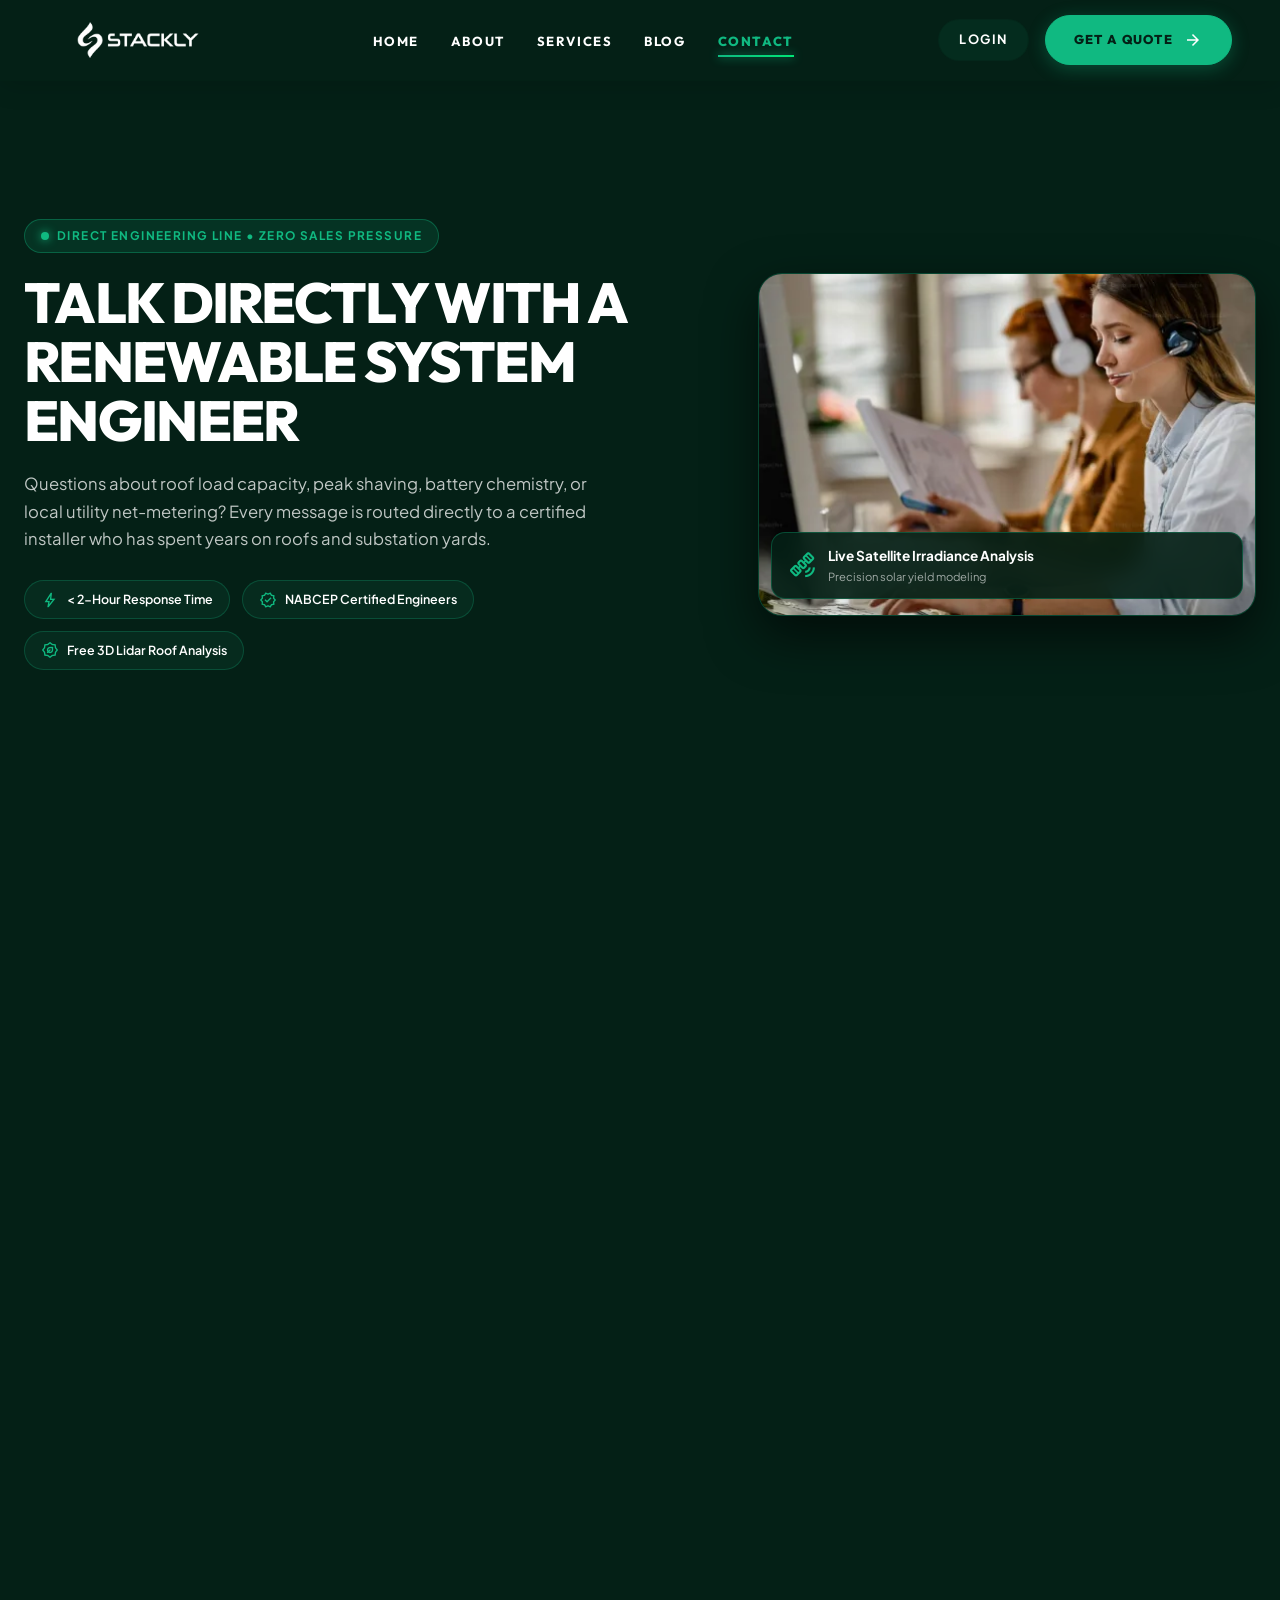
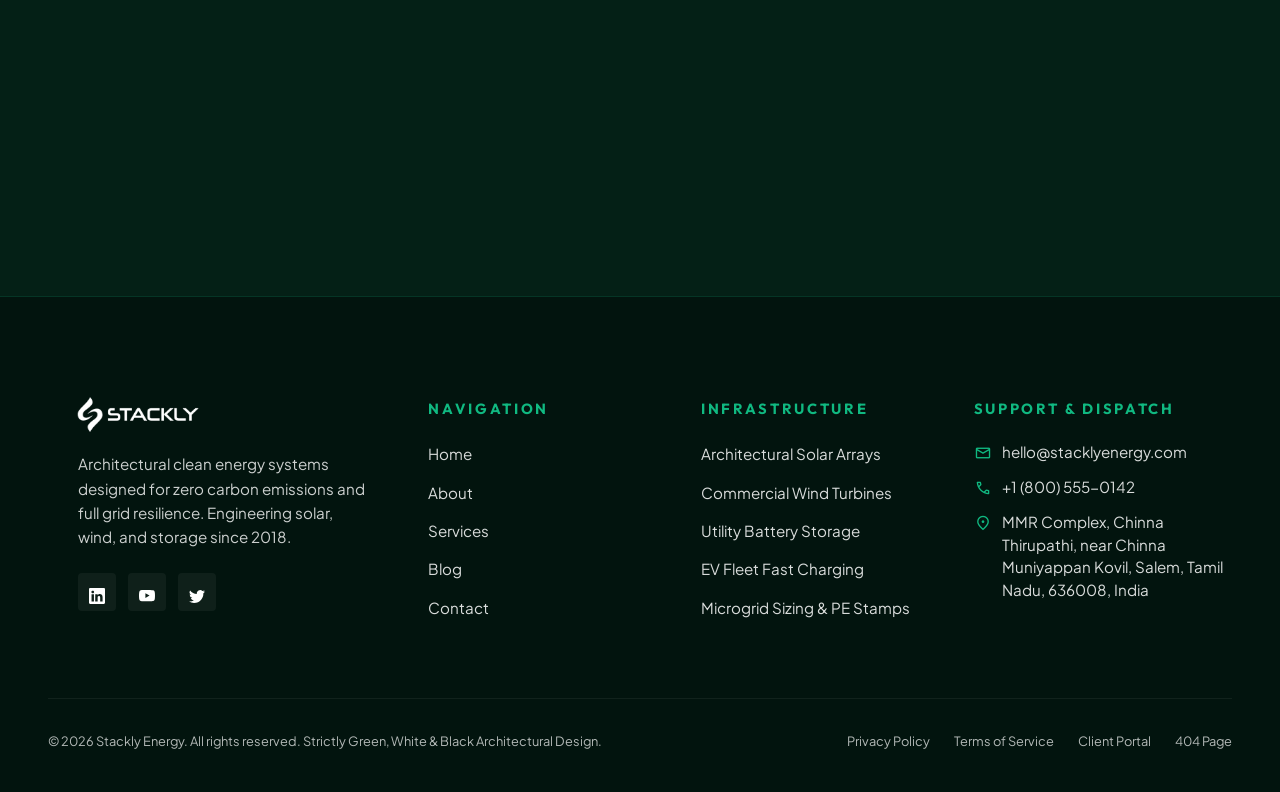
<file: contact.html>
<!DOCTYPE html>
<html lang="en">
<head>
  <meta charset="UTF-8">
  <meta name="viewport" content="width=device-width, initial-scale=1">
  <title>Contact Engineering | Stackly Energy</title>
  <meta name="description" content="Connect directly with Stackly Energy's certified solar and microgrid engineers. Get a free 3D roof analysis, system sizing, and fixed estimate in 24 hours.">
  <link rel="preconnect" href="https://fonts.googleapis.com">
  <link rel="preconnect" href="https://fonts.gstatic.com" crossorigin>
  <link href="https://fonts.googleapis.com/css2?family=Outfit:wght@300;400;500;600;700;800;900&family=Plus+Jakarta+Sans:ital,wght@0,300;0,400;0,500;0,600;0,700;0,800;1,400&display=swap" rel="stylesheet">
  <link rel="stylesheet" href="./css/style.css">
  <link rel="stylesheet" href="https://fonts.googleapis.com/css2?family=Material+Symbols+Outlined:opsz,wght,FILL,GRAD@20..48,100..700,0..1,-50..200">
</head>
<body>
<div class="contact-page-shell page-contact">

  <!-- ==========================================================================
       UNIVERSAL FIXED NAVBAR
       ========================================================================== -->
  <header class="site-header">
    <div class="container">
      <nav class="navbar" aria-label="Main Navigation">
        <!-- Left: Logo -->
        <a href="index.html" class="logo">
                    <img src="./img/logo-dark.webp" class="logo-dark" width="180" height="40" alt="Stackly Energy Logo">

        </a>

        <!-- Center: Links -->
        <ul class="nav-menu">
          <li><a href="index.html" class="nav-link">Home</a></li>
                    <li><a href="about.html" class="nav-link">About</a></li>

          <li><a href="services.html" class="nav-link">Services</a></li>
          <li><a href="blog.html" class="nav-link">Blog</a></li>
          <li><a href="contact.html" class="nav-link active">Contact</a></li>
        </ul>

        <!-- Right: Actions -->
        <div class="nav-actions">
          <a href="login.html" class="nav-login">Login</a>
          <a href="./404.html" class="btn btn-primary btn-sm">
            <span>Get a Quote</span>
            <span class="material-symbols-outlined">arrow_forward</span>
          </a>
        </div>

        <!-- Mobile Hamburger Toggle -->
        <button class="mobile-toggle" aria-label="Toggle navigation menu">
          <span></span>
          <span></span>
          <span></span>
        </button>
      </nav>
    </div>
  </header>

  <!-- Mobile Drawer Backdrop & Menu -->
  <div class="mobile-drawer-backdrop"></div>
  <aside class="mobile-drawer" aria-label="Mobile Navigation">
    <div class="mobile-nav-top">
      <a href="index.html" class="logo" style="margin-bottom: 36px;">
                  <img src="./img/logo-dark.webp" class="logo-dark" width="180" height="40" alt="Stackly Energy Logo">

      </a>
      <ul class="mobile-nav-links">
        <li><a href="index.html" class="mobile-nav-link">Home <span class="material-symbols-outlined">arrow_forward</span></a></li>
                <li><a href="about.html" class="mobile-nav-link">About <span class="material-symbols-outlined">arrow_forward</span></a></li>

        <li><a href="services.html" class="mobile-nav-link">Services <span class="material-symbols-outlined">arrow_forward</span></a></li>
        <li><a href="blog.html" class="mobile-nav-link">Blog <span class="material-symbols-outlined">arrow_forward</span></a></li>
        <li><a href="contact.html" class="mobile-nav-link active">Contact <span class="material-symbols-outlined">arrow_forward</span></a></li>
      </ul>
    </div>
    <div class="mobile-nav-bottom" style="margin-top: 32px;">
      <a href="login.html" class="btn btn-outline-dark" style="width: 100%; margin-bottom: 12px;">Portal Login</a>
      <a href="contact.html" class="btn btn-primary" style="width: 100%;">Get a Free Quote</a>
    </div>
  </aside>

  <!-- ==========================================================================
       HERO: ARCHITECTURAL CONTACT (STRICT GREEN / DARK GREEN / WHITE / BLACK)
       ========================================================================== -->
  <section class="contact-hero sec-reveal in-view">
    <div class="contact-hero-content">
      <div class="hero-eyebrow-pill">
        <span class="live-dot"></span>
        <span>Direct Engineering Line • Zero Sales Pressure</span>
      </div>
      <h1 class="contact-title">Talk directly with a renewable system engineer</h1>
      <p class="contact-hero-desc">
        Questions about roof load capacity, peak shaving, battery chemistry, or local utility net-metering? Every message is routed directly to a certified installer who has spent years on roofs and substation yards.
      </p>

      <div class="contact-hero-metrics">
        <div class="metric-chip">
          <span class="material-symbols-outlined">bolt</span>
          <span>&lt; 2-Hour Response Time</span>
        </div>
        <div class="metric-chip">
          <span class="material-symbols-outlined">verified</span>
          <span>NABCEP Certified Engineers</span>
        </div>
        <div class="metric-chip">
          <span class="material-symbols-outlined">energy_program_saving</span>
          <span>Free 3D Lidar Roof Analysis</span>
        </div>
      </div>
    </div>
    <div class="contact-hero-visual">
      <img src="./img/hero.webp" alt="Stackly Solar Engineer analyzing roof blueprints" class="contact-hero-img">
      <div class="contact-hero-badge">
        <span class="material-symbols-outlined">satellite_alt</span>
        <div>
          <strong>Live Satellite Irradiance Analysis</strong>
          <small>Precision solar yield modeling</small>
        </div>
      </div>
    </div>
  </section>

  <!-- ==========================================================================
       DIRECT COMMUNICATION CHANNELS (4 HIGH-CONTRAST TILES)
       ========================================================================== -->
  <section class="contact-channels sec-reveal in-view">
    <!-- Channel 1: Email -->
    <article class="contact-channel-card">
      <div class="channel-top">
        <div class="channel-icon-wrap">
          <span class="material-symbols-outlined">mail</span>
        </div>
        <span class="channel-badge">Primary Channel</span>
      </div>
      <span class="channel-label">Direct Inbox</span>
      <h3>Engineering Inquiry</h3>
      <p class="channel-contact-val">hello@stacklyenergy.com</p>
      <div class="channel-footer">
        <span class="material-symbols-outlined">schedule</span>
        <span>Average reply: <strong>Under 2 Hours</strong></span>
      </div>
      <!-- <a href="mailto:hello@stacklyenergy.com" class="channel-action-arrow" aria-label="Compose email">
        <span class="material-symbols-outlined">arrow_outward</span>
      </a> -->
    </article>

    <!-- Channel 2: Phone -->
    <article class="contact-channel-card">
      <div class="channel-top">
        <div class="channel-icon-wrap">
          <span class="material-symbols-outlined">call</span>
        </div>
        <span class="channel-badge">Direct Line</span>
      </div>
      <span class="channel-label">Voice &amp; Teleconference</span>
      <h3>Consultation Desk</h3>
      <p class="channel-contact-val">+1 (800) 555-0142</p>
      <div class="channel-footer">
        <span class="material-symbols-outlined">schedule</span>
        <span>Mon–Sat · <strong>8:00 AM – 7:00 PM EST</strong></span>
      </div>
      <!-- <a href="tel:18005550142" class="channel-action-arrow" aria-label="Call consultation desk">
        <span class="material-symbols-outlined">arrow_outward</span>
      </a> -->
    </article>

    <!-- Channel 3: Live Chat -->
    <article class="contact-channel-card">
      <div class="channel-top">
        <div class="channel-icon-wrap">
          <span class="material-symbols-outlined">forum</span>
        </div>
        <span class="channel-badge live-pulse">Engineers Online</span>
      </div>
      <span class="channel-label">Instant Messaging</span>
      <h3>Direct Designer Chat</h3>
      <p class="channel-contact-val">Chat with system architects</p>
      <div class="channel-footer">
        <span class="material-symbols-outlined">bolt</span>
        <span>Typically responds in <strong>3 minutes</strong></span>
      </div>
      <!-- <a href="#contactForm" class="channel-action-arrow" aria-label="Open chat interface">
        <span class="material-symbols-outlined">arrow_outward</span>
      </a> -->
    </article>

    <!-- Channel 4: Emergency Dispatch -->
    <article class="contact-channel-card channel-emergency">
      <div class="channel-top">
        <div class="channel-icon-wrap">
          <span class="material-symbols-outlined">emergency</span>
        </div>
        <span class="channel-badge badge-emergency">24/7 Priority</span>
      </div>
      <span class="channel-label">Critical Support</span>
      <h3>Outage Dispatch Line</h3>
      <p class="channel-contact-val">+1 (800) 246-8800</p>
      <div class="channel-footer">
        <span class="material-symbols-outlined">support_agent</span>
        <span>Dedicated fleet response team</span>
      </div>
      <!-- <a href="tel:18002468800" class="channel-action-arrow" aria-label="Emergency outage call">
        <span class="material-symbols-outlined">phone_in_talk</span>
      </a> -->
    </article>
  </section>

  <!-- ==========================================================================
       DYNAMIC PROJECT CONFIGURATOR & REAL-TIME SYSTEM ESTIMATOR
       (Addresses: "while the filling it doesn't have much content add content")
       ========================================================================== -->
  <section class="contact-interactive-section sec-reveal in-view" id="quoteConfigurator">
    <div class="contact-form-container">
      <div class="form-header">
        <div class="form-tag">
          <span class="material-symbols-outlined">tune</span>
          <span>Interactive System Sizing Form</span>
        </div>
        <h2 class="form-main-heading">Configure your system &amp; receive an architectural quote</h2>
        <p class="form-lead">
          Select your requirements below. Notice how the live calculation card on the right updates instantly in real time with estimated array sizing, battery capacity, and projected financial returns!
        </p>
      </div>

      <form class="contact-extended-form" id="contactForm" novalidate>
        <!-- Service Type Selector Pills -->
        <div class="config-block">
          <label class="config-label">
            <span class="material-symbols-outlined">solar_power</span>
            <span>1. What system type are you planning to deploy?</span>
          </label>
          <div class="pill-group" id="servicePillGroup">
            <button type="button" class="pill-opt active" data-system="residential" data-kw="9.6" data-bat="13.5" data-save="2100" data-co2="7.4">
              <span class="material-symbols-outlined">home</span>
              <span>Residential Solar + Battery</span>
            </button>
            <button type="button" class="pill-opt" data-system="commercial" data-kw="45.0" data-bat="60.0" data-save="9800" data-co2="34.0">
              <span class="material-symbols-outlined">corporate_fare</span>
              <span>Commercial Microgrid</span>
            </button>
            <button type="button" class="pill-opt" data-system="storage" data-kw="0.0" data-bat="27.0" data-save="1400" data-co2="4.2">
              <span class="material-symbols-outlined">battery_charging_full</span>
              <span>Dedicated Battery Storage</span>
            </button>
            <button type="button" class="pill-opt" data-system="ev" data-kw="24.0" data-bat="30.0" data-save="5200" data-co2="18.5">
              <span class="material-symbols-outlined">ev_station</span>
              <span>EV Infrastructure &amp; Solar</span>
            </button>
          </div>
          <input type="hidden" name="system_type" id="inputSystemType" value="Residential Solar + Battery">
        </div>

        <!-- Monthly Electricity Bill Selector -->
        <div class="config-block">
          <label class="config-label">
            <span class="material-symbols-outlined">receipt_long</span>
            <span>2. Average Monthly Electric Bill</span>
          </label>
          <div class="pill-group" id="billPillGroup">
            <button type="button" class="pill-opt" data-multiplier="0.75" data-bill="&lt; $150">
              <span>Under $150/mo</span>
            </button>
            <button type="button" class="pill-opt active" data-multiplier="1.0" data-bill="$150 - $350">
              <span>$150 – $350/mo</span>
            </button>
            <button type="button" class="pill-opt" data-multiplier="1.6" data-bill="$350 - $600">
              <span>$350 – $600/mo</span>
            </button>
            <button type="button" class="pill-opt" data-multiplier="2.8" data-bill="$600+">
              <span>$600+ / mo (Heavy / Commercial)</span>
            </button>
          </div>
          <input type="hidden" name="monthly_bill" id="inputMonthlyBill" value="$150 - $350">
        </div>

        <!-- Roof Architecture -->
        <div class="config-block">
          <label class="config-label">
            <span class="material-symbols-outlined">roofing</span>
            <span>3. Property Roof Construction Type</span>
          </label>
          <div class="pill-group" id="roofPillGroup">
            <button type="button" class="pill-opt active" data-roof="Standing Seam Metal">
              <span class="material-symbols-outlined">straighten</span>
              <span>Standing Seam Metal</span>
            </button>
            <button type="button" class="pill-opt" data-roof="Composite Shingle">
              <span class="material-symbols-outlined">grid_view</span>
              <span>Composite Shingle</span>
            </button>
            <button type="button" class="pill-opt" data-roof="Tile / Clay / Slate">
              <span class="material-symbols-outlined">domain</span>
              <span>Tile / Clay / Slate</span>
            </button>
            <button type="button" class="pill-opt" data-roof="Flat Concrete / Membrane">
              <span class="material-symbols-outlined">view_agenda</span>
              <span>Flat Concrete / Membrane</span>
            </button>
          </div>
          <input type="hidden" name="roof_type" id="inputRoofType" value="Standing Seam Metal">
        </div>

        <!-- Contact Credentials -->
        <div class="config-block">
          <label class="config-label">
            <span class="material-symbols-outlined">badge</span>
            <span>4. Your Property &amp; Contact Credentials</span>
          </label>
          <div class="form-input-grid">
            <label class="form-field-wrap">
              <span>Full Name *</span>
              <input type="text" name="name" id="contactName" placeholder="Dr. Elena Vance" required>
            </label>
            <label class="form-field-wrap">
              <span>Email Address *</span>
              <input type="email" name="email" id="contactEmail" placeholder="elena@company.com" required>
            </label>
            <label class="form-field-wrap">
              <span>Direct Phone Number *</span>
              <input type="tel" name="phone" id="contactPhone" placeholder="+1 (555) 019-2834" required>
            </label>
            <label class="form-field-wrap">
              <span>Property Address / Zip Code</span>
              <input type="text" name="address" id="contactAddress" placeholder="e.g. 10 Begur Rd, Bengaluru / 94107">
            </label>
          </div>
        </div>

        <!-- Primary System Goals Checkboxes -->
        <div class="config-block">
          <label class="config-label">
            <span class="material-symbols-outlined">flag</span>
            <span>5. System Objectives (Select all that apply)</span>
          </label>
          <div class="goal-checkboxes">
            <label class="goal-chip">
              <input type="checkbox" name="goals" value="autonomy" checked>
              <span>100% Grid Autonomy</span>
            </label>
            <label class="goal-chip">
              <input type="checkbox" name="goals" value="backup" checked>
              <span>Whole-Home Outage Backup</span>
            </label>
            <label class="goal-chip">
              <input type="checkbox" name="goals" value="roi" checked>
              <span>Maximum 25-Year ROI</span>
            </label>
            <label class="goal-chip">
              <input type="checkbox" name="goals" value="ev">
              <span>EV Fast Charger Integration</span>
            </label>
          </div>
        </div>

        <!-- Detailed Notes -->
        <div class="config-block">
          <label class="form-field-wrap">
            <span>Special Project Notes / Existing Inverter Setup</span>
            <textarea name="message" id="contactMessage" rows="3" placeholder="Tell us about your property, current monthly kWh usage, shade conditions, or timeline requirements..."></textarea>
          </label>
        </div>

        <div class="form-submit-row">
          <button type="submit" class="btn btn-primary btn-lg" id="contactSubmitBtn">
            <span>Transmit Project to Lead Engineer</span>
            <span class="material-symbols-outlined">send</span>
          </button>
          <span class="form-privacy-note">
            <span class="material-symbols-outlined">lock</span>
            Strict privacy: No spam, no unsolicited calls, no 3rd-party data sales.
          </span>
        </div>

        <p class="contact-form-status" id="contactStatus" role="status"></p>
      </form>
    </div>

    <!-- Right Sticky Column: LIVE DYNAMIC ESTIMATE PREVIEW CARD -->
    <aside class="contact-estimate-sidebar">
      <div class="estimate-card">
        <div class="estimate-top">
          <div class="estimate-live-badge">
            <span class="live-dot"></span>
            <span>Real-Time Estimation Preview</span>
          </div>
          <span class="estimate-label">System Blueprint Sizing</span>
        </div>

        <div class="estimate-hero-metric">
          <div class="metric-big-num" id="estArraySize">9.6</div>
          <div class="metric-big-unit">
            <strong>kWp Photovoltaic</strong>
            <span>Tier-1 Monocrystalline</span>
          </div>
        </div>

        <div class="estimate-specs-list">
          <div class="spec-row">
            <span class="spec-label">
              <span class="material-symbols-outlined">battery_saver</span>
              <span>Battery Storage:</span>
            </span>
            <strong class="spec-val" id="estBatterySize">13.5 kWh LFP</strong>
          </div>

          <div class="spec-row">
            <span class="spec-label">
              <span class="material-symbols-outlined">savings</span>
              <span>Est. 1st Year Savings:</span>
            </span>
            <strong class="spec-val spec-green" id="estYearSavings">$2,100 / yr</strong>
          </div>

          <div class="spec-row">
            <span class="spec-label">
              <span class="material-symbols-outlined">trending_up</span>
              <span>25-Year Net Utility ROI:</span>
            </span>
            <strong class="spec-val spec-green" id="estTotalSavings">$52,500</strong>
          </div>

          <div class="spec-row">
            <span class="spec-label">
              <span class="material-symbols-outlined">eco</span>
              <span>Annual Carbon Offset:</span>
            </span>
            <strong class="spec-val" id="estCo2Offset">7.4 Metric Tons CO₂</strong>
          </div>

          <div class="spec-row">
            <span class="spec-label">
              <span class="material-symbols-outlined">roofing</span>
              <span>Roof Profile:</span>
            </span>
            <strong class="spec-val" id="estRoofType">Standing Seam Metal</strong>
          </div>
        </div>

        <div class="estimate-engineer-card">
          <div class="engineer-avatar">
            <span class="material-symbols-outlined">engineering</span>
          </div>
          <div class="engineer-info">
            <strong>Lead Solar Engineer Assigned</strong>
            <span>David Vance, P.E. — Principal Microgrid Architect</span>
            <small>SLA: Detailed blueprint in &lt; 24 hours</small>
          </div>
        </div>

        <div class="estimate-footer-notice">
          <span class="material-symbols-outlined">verified_user</span>
          <span>Guaranteed fixed estimate — no surprise installation charges.</span>
        </div>
      </div>

      <!-- Quick Doorway Image & Stat Card -->
      <div class="contact-door-card">
        <img src="./img/door.webp" alt="Stackly clean energy installer at property" class="door-img">
        <div class="door-overlay-box">
          <span class="material-symbols-outlined">speed</span>
          <div>
            <strong>100% In-House Installation</strong>
            <small>Zero subcontractors. Master electricians only.</small>
          </div>
        </div>
      </div>
    </aside>
  </section>

  <!-- ==========================================================================
       SECTION: 3-PHASE GUARANTEED SLA ONBOARDING TIMELINE
       ========================================================================== -->
  <section class="contact-expect sec-reveal in-view">
    <div class="expect-header">
      <span class="section-tag-badge">THE STACKLY STANDARD</span>
      <h2 class="expect-main-heading">What happens after you click transmit?</h2>
      <p class="expect-sub">
        Unlike brokers who sell your phone number to twelve aggressive telemarketers, Stackly operates a transparent, 3-step architectural engineering workflow.
      </p>
    </div>

    <div class="sla-steps-grid">
      <div class="sla-card">
        <div class="sla-num">01</div>
        <div class="sla-icon"><span class="material-symbols-outlined">satellite_alt</span></div>
        <h3>15-Minute Satellite Discovery</h3>
        <p>A certified designer analyzes historical irradiance, azimuth angles, and shadow patterns using high-resolution satellite imagery.</p>
        <div class="sla-timing"><span class="material-symbols-outlined">schedule</span> Under 2 Hours</div>
      </div>

      <div class="sla-card">
        <div class="sla-num">02</div>
        <div class="sla-icon"><span class="material-symbols-outlined">view_in_ar</span></div>
        <h3>3D Drone Roof Lidar Scan</h3>
        <p>We deploy a zero-contact drone roof scan to map exact millimeter dimensions, rafter structural loads, and electrical main panel capacity.</p>
        <div class="sla-timing"><span class="material-symbols-outlined">schedule</span> Within 48 Hours</div>
      </div>

      <div class="sla-card">
        <div class="sla-num">03</div>
        <div class="sla-icon"><span class="material-symbols-outlined">handshake</span></div>
        <h3>PE-Stamped Blueprint &amp; Quote</h3>
        <p>You receive an all-inclusive, fixed-price contract with zero price change orders, 25-year comprehensive equipment &amp; roof penetration warranties.</p>
        <div class="sla-timing"><span class="material-symbols-outlined">schedule</span> Fixed Price Guaranteed</div>
      </div>
    </div>
  </section>

  <!-- ==========================================================================
       GLOBAL HUBS & EXPERIENCE CENTERS (STRICT GREEN & BLACK)
       ========================================================================== -->
  <section class="contact-hubs sec-reveal in-view">
    <div class="hubs-header">
      <span class="section-tag-badge">REGIONAL HUBS</span>
      <h2 class="expect-main-heading">Engineering &amp; Research Centers</h2>
      <p class="expect-sub">Visit our experience centers to see working microgrids, smart inverters, and battery storage modules in operation.</p>
    </div>

    <div class="hubs-grid">
      <div class="hub-card">
        <div class="hub-city">Bengaluru Innovation Campus</div>
        <p class="hub-address">10, Begur - Koppa Rd, Suraksha Nagar, Yelenahalli, Bengaluru, Karnataka 560114, India</p>
        <div class="hub-specs">
          <span><span class="material-symbols-outlined">solar_power</span> 500 kW Microgrid Lab</span>
          <span><span class="material-symbols-outlined">schedule</span> Mon–Sat 9am–6pm IST</span>
        </div>
      </div>

      <div class="hub-card">
        <div class="hub-city">California Design &amp; Architecture Lab</div>
        <p class="hub-address">100 Renewable Way, Clean Energy Park, San Francisco Bay, CA 94107, USA</p>
        <div class="hub-specs">
          <span><span class="material-symbols-outlined">domain</span> Architectural Testing Yard</span>
          <span><span class="material-symbols-outlined">schedule</span> Mon–Fri 8am–5pm PST</span>
        </div>
      </div>

      <div class="hub-card">
        <div class="hub-city">European Grid Storage Facility</div>
        <p class="hub-address">Solarallee 42, Clean Tech Cluster, 80331 Munich, Germany</p>
        <div class="hub-specs">
          <span><span class="material-symbols-outlined">battery_charging_full</span> Commercial Storage R&amp;D</span>
          <span><span class="material-symbols-outlined">schedule</span> Mon–Fri 9am–6pm CET</span>
        </div>
      </div>
    </div>
  </section>

  <!-- ==========================================================================
       MAP SECTION (BENGALURU HEADQUARTERS)
       ========================================================================== -->
  <div class="map-container">

        <iframe
    src="https://www.google.com/maps?q=MMR%20Complex%2C%20Chinna%20Thirupathi%2C%20near%20Chinna%20Muniyappan%20Kovil%2C%20Salem%2C%20Tamil%20Nadu%20636008&output=embed"
            width="100%"
            height="100%"
            style="border:0;"
            allowfullscreen=""
            loading="lazy"
            referrerpolicy="no-referrer-when-downgrade">
        </iframe>


    </div>

  <!-- ==========================================================================
       SUPPORT & DISPATCH HOURS MATRIX
       ========================================================================== -->
  <section class="contact-hours sec-reveal in-view">
    <div class="contact-hours-head">
      <span class="section-tag-badge">OPERATIONAL COVERAGE</span>
      <h2 class="contact-big contact-light">Support &amp; Dispatch Hours</h2>
      <p class="expect-sub">Direct access to technical staff across all service operations.</p>
    </div>

    <div class="contact-hours-grid">
      <!-- Sales & System Sizing -->
      <div class="contact-hour-card">
        <div class="contact-hour-top">
          <span class="material-symbols-outlined">calendar_month</span>
          <span>Project Design &amp; Quotes</span>
        </div>
        <b>Monday–Saturday, 8:00 AM – 7:00 PM</b>
        <p>Collaborate with system specialists regarding property irradiance, structural load capacity, local incentives, and tax credit optimization.</p>
        <small><span class="material-symbols-outlined">schedule</span> New Inquiries &amp; Consultations</small>
      </div>

      <!-- Existing Systems -->
      <div class="contact-hour-card">
        <div class="contact-hour-top">
          <span class="material-symbols-outlined">solar_power</span>
          <span>Fleet Performance &amp; Monitoring</span>
        </div>
        <b>Monday–Friday, 7:00 AM – 8:00 PM</b>
        <p>Live telemetry support, inverter troubleshooting, gateway firmware updates, and scheduled warranty maintenance inspections.</p>
        <small><span class="material-symbols-outlined">support_agent</span> Client System Support</small>
      </div>

      <!-- 24/7 Outage -->
      <div class="contact-hour-card hour-card-emergency">
        <div class="contact-hour-top">
          <span class="material-symbols-outlined">emergency</span>
          <span>Emergency Outage Hotline</span>
        </div>
        <b>24 Hours / 7 Days a Week</b>
        <p>Rapid dispatch for unexpected inverter trip, battery islanding faults, or physical line damages. Master technicians on active rotation.</p>
        <small><span class="material-symbols-outlined">phone_in_talk</span> Always Live &amp; Monitored</small>
      </div>
    </div>
  </section>

  <!-- ==========================================================================
       EXPANDABLE TECHNICAL FAQ ACCORDION
       ========================================================================== -->
  <section class="contact-faq sec-reveal in-view">
    <div class="faq-head">
      <span class="section-tag-badge">BEFORE YOU REACH OUT</span>
      <h2 class="contact-big">Frequently Asked Questions</h2>
    </div>

    <div class="contact-faq-list">
      <div class="contact-faq-item contact-open">
        <button class="contact-faq-q" aria-expanded="true">
          <span>Is the 3D roof analysis and engineering estimate completely free?</span>
          <span class="material-symbols-outlined faq-chevron">expand_more</span>
        </button>
        <div class="contact-faq-a">
          <p>Yes. Our team conducts full satellite irradiance simulations, panel layout optimization, and financial yield estimates without any upfront fee or obligation to purchase.</p>
        </div>
      </div>

      <div class="contact-faq-item">
        <button class="contact-faq-q" aria-expanded="false">
          <span>What if my roof needs repair or replacement before solar installation?</span>
          <span class="material-symbols-outlined faq-chevron">expand_more</span>
        </button>
        <div class="contact-faq-a">
          <p>Our licensed structural engineers inspect your roof decking and rafters during the site survey. If repairs are recommended, we coordinate seamless re-roofing bundled into your clean energy financing.</p>
        </div>
      </div>

      <div class="contact-faq-item">
        <button class="contact-faq-q" aria-expanded="false">
          <span>Do you support battery-only retrofits for existing solar installations?</span>
          <span class="material-symbols-outlined faq-chevron">expand_more</span>
        </button>
        <div class="contact-faq-a">
          <p>Yes. We integrate AC-coupled storage systems (such as Tesla Powerwall 3 and Enphase IQ Batteries) with any existing solar inverter regardless of who installed the original system.</p>
        </div>
      </div>

      <div class="contact-faq-item">
        <button class="contact-faq-q" aria-expanded="false">
          <span>How does net metering work with my local electrical utility?</span>
          <span class="material-symbols-outlined faq-chevron">expand_more</span>
        </button>
        <div class="contact-faq-a">
          <p>Stackly handles 100% of the utility interconnection paperwork, net-metering permits, and bi-directional smart meter commissioning with your regional power distributor.</p>
        </div>
      </div>
    </div>
  </section>

  <!-- ==========================================================================
       SITE FOOTER
       ========================================================================== -->

</div>

<footer class="site-footer">
    <div class="container">
      <div class="footer-top">
        <!-- Col 1: Brand Info -->
        <div class="footer-brand">
          <a href="index.html" class="logo">
          <img src="./img/logo-dark.webp" class="logo-dark" width="180" height="40" alt="Stackly Energy Logo">
        </a>
          <p class="footer-desc">
            Architectural clean energy systems designed for zero carbon emissions and full grid resilience. Engineering solar, wind, and storage since 2018.
          </p>
          <div class="footer-socials">
                    <a href="./404.html" class="footer-social-link" aria-label="LinkedIn">
                        <span class="material-symbols-outlined"><svg xmlns="http://www.w3.org/2000/svg" width="16" height="16" fill="currentColor" class="bi bi-linkedin" viewBox="0 0 16 16">
  <path d="M0 1.146C0 .513.526 0 1.175 0h13.65C15.474 0 16 .513 16 1.146v13.708c0 .633-.526 1.146-1.175 1.146H1.175C.526 16 0 15.487 0 14.854zm4.943 12.248V6.169H2.542v7.225zm-1.2-8.212c.837 0 1.358-.554 1.358-1.248-.015-.709-.52-1.248-1.342-1.248S2.4 3.226 2.4 3.934c0 .694.521 1.248 1.327 1.248zm4.908 8.212V9.359c0-.216.016-.432.08-.586.173-.431.568-.878 1.232-.878.869 0 1.216.662 1.216 1.634v3.865h2.401V9.25c0-2.22-1.184-3.252-2.764-3.252-1.274 0-1.845.7-2.165 1.193v.025h-.016l.016-.025V6.169h-2.4c.03.678 0 7.225 0 7.225z"/>
</svg></span>
                    </a>
                    <a href="./404.html" class="footer-social-link" aria-label="Security Portal">
                        <span class="material-symbols-outlined"><svg xmlns="http://www.w3.org/2000/svg" width="16" height="16" fill="currentColor" class="bi bi-youtube" viewBox="0 0 16 16">
  <path d="M8.051 1.999h.089c.822.003 4.987.033 6.11.335a2.01 2.01 0 0 1 1.415 1.42c.101.38.172.883.22 1.402l.01.104.022.26.008.104c.065.914.073 1.77.074 1.957v.075c-.001.194-.01 1.108-.082 2.06l-.008.105-.009.104c-.05.572-.124 1.14-.235 1.558a2.01 2.01 0 0 1-1.415 1.42c-1.16.312-5.569.334-6.18.335h-.142c-.309 0-1.587-.006-2.927-.052l-.17-.006-.087-.004-.171-.007-.171-.007c-1.11-.049-2.167-.128-2.654-.26a2.01 2.01 0 0 1-1.415-1.419c-.111-.417-.185-.986-.235-1.558L.09 9.82l-.008-.104A31 31 0 0 1 0 7.68v-.123c.002-.215.01-.958.064-1.778l.007-.103.003-.052.008-.104.022-.26.01-.104c.048-.519.119-1.023.22-1.402a2.01 2.01 0 0 1 1.415-1.42c.487-.13 1.544-.21 2.654-.26l.17-.007.172-.006.086-.003.171-.007A100 100 0 0 1 7.858 2zM6.4 5.209v4.818l4.157-2.408z"/>
</svg></span>
                    </a>
                    <a href="./404.html" class="footer-social-link" aria-label="Global Network">
                        <span class="material-symbols-outlined"><svg xmlns="http://www.w3.org/2000/svg" width="16" height="16" fill="currentColor" class="bi bi-twitter" viewBox="0 0 16 16">
  <path d="M5.026 15c6.038 0 9.341-5.003 9.341-9.334q.002-.211-.006-.422A6.7 6.7 0 0 0 16 3.542a6.7 6.7 0 0 1-1.889.518 3.3 3.3 0 0 0 1.447-1.817 6.5 6.5 0 0 1-2.087.793A3.286 3.286 0 0 0 7.875 6.03a9.32 9.32 0 0 1-6.767-3.429 3.29 3.29 0 0 0 1.018 4.382A3.3 3.3 0 0 1 .64 6.575v.045a3.29 3.29 0 0 0 2.632 3.218 3.2 3.2 0 0 1-.865.115 3 3 0 0 1-.614-.057 3.28 3.28 0 0 0 3.067 2.277A6.6 6.6 0 0 1 .78 13.58a6 6 0 0 1-.78-.045A9.34 9.34 0 0 0 5.026 15"/>
</svg></span>
                    </a>
                </div>
        </div>

        <!-- Col 2: Navigation -->
        <div>
          <h4 class="footer-col-title">Navigation</h4>
          <ul class="footer-nav-list">
            <li><a href="index.html" class="footer-link">Home</a></li>
            <li><a href="about.html" class="footer-link">About</a></li>
            <li><a href="services.html" class="footer-link">Services</a></li>
            <li><a href="blog.html" class="footer-link">Blog</a></li>
            <li><a href="contact.html" class="footer-link">Contact</a></li>
          </ul>
        </div>

        <!-- Col 3: Services -->
        <div>
          <h4 class="footer-col-title">Infrastructure</h4>
          <ul class="footer-nav-list">
            <li><a href="services.html" class="footer-link">Architectural Solar Arrays</a></li>
            <li><a href="services.html" class="footer-link">Commercial Wind Turbines</a></li>
            <li><a href="services.html" class="footer-link">Utility Battery Storage</a></li>
            <li><a href="services.html" class="footer-link">EV Fleet Fast Charging</a></li>
            <li><a href="services.html" class="footer-link">Microgrid Sizing &amp; PE Stamps</a></li>
          </ul>
        </div>

        <!-- Col 4: Contact -->
        <div>
          <h4 class="footer-col-title">Support &amp; Dispatch</h4>
          <div class="footer-contact-item">
            <span class="material-symbols-outlined">mail</span>
            <span>hello@stacklyenergy.com</span>
          </div>
          <div class="footer-contact-item">
            <span class="material-symbols-outlined">phone</span>
            <span>+1 (800) 555-0142</span>
          </div>
          <div class="footer-contact-item">
            <span class="material-symbols-outlined">location_on</span>
            <span>MMR Complex, Chinna Thirupathi, near Chinna Muniyappan Kovil, Salem, Tamil Nadu, 636008, India</span>
          </div>
        </div>
      </div>

      <!-- Footer Bottom -->
      <div class="footer-bottom">
        <div>© 2026 Stackly Energy. All rights reserved. Strictly Green, White &amp; Black Architectural Design.</div>
        <div class="footer-bottom-links">
          <a href="./404.html">Privacy Policy</a>
          <a href="./404.html">Terms of Service</a>
          <a href="login.html">Client Portal</a>
          <a href="404.html">404 Page</a>
        </div>
      </div>
    </div>
  </footer>

<script src="./js/lenis.min.js"></script>
<script src="./js/main.js"></script>
<script>
  // Real-time Dynamic Estimator logic while user fills form
  (function () {
    var state = {
      systemKw: 9.6,
      batteryKwh: 13.5,
      savingsBase: 2100,
      co2Base: 7.4,
      billMultiplier: 1.0,
      roofType: 'Standing Seam Metal'
    };

    var elArray = document.getElementById('estArraySize');
    var elBat = document.getElementById('estBatterySize');
    var elYearSave = document.getElementById('estYearSavings');
    var elTotSave = document.getElementById('estTotalSavings');
    var elCo2 = document.getElementById('estCo2Offset');
    var elRoof = document.getElementById('estRoofType');

    function updatePreview() {
      var finalKw = (state.systemKw * state.billMultiplier).toFixed(1);
      var finalBat = (state.batteryKwh * (state.billMultiplier > 1 ? 1.5 : 1)).toFixed(1);
      var annualSavings = Math.round(state.savingsBase * state.billMultiplier);
      var total25Yr = Math.round(annualSavings * 25);
      var co2 = (state.co2Base * state.billMultiplier).toFixed(1);

      if (elArray) elArray.textContent = finalKw;
      if (elBat) elBat.textContent = finalBat + ' kWh LFP';
      if (elYearSave) elYearSave.textContent = '$' + annualSavings.toLocaleString() + ' / yr';
      if (elTotSave) elTotSave.textContent = '$' + total25Yr.toLocaleString();
      if (elCo2) elCo2.textContent = co2 + ' Metric Tons CO₂';
      if (elRoof) elRoof.textContent = state.roofType;
    }

    // System Type pills
    var systemPills = document.querySelectorAll('#servicePillGroup .pill-opt');
    systemPills.forEach(function (btn) {
      btn.addEventListener('click', function () {
        systemPills.forEach(function (b) { b.classList.remove('active'); });
        this.classList.add('active');
        state.systemKw = parseFloat(this.getAttribute('data-kw') || '9.6');
        state.batteryKwh = parseFloat(this.getAttribute('data-bat') || '13.5');
        state.savingsBase = parseFloat(this.getAttribute('data-save') || '2100');
        state.co2Base = parseFloat(this.getAttribute('data-co2') || '7.4');
        var input = document.getElementById('inputSystemType');
        if (input) input.value = this.querySelector('span:last-child').textContent;
        updatePreview();
      });
    });

    // Bill pills
    var billPills = document.querySelectorAll('#billPillGroup .pill-opt');
    billPills.forEach(function (btn) {
      btn.addEventListener('click', function () {
        billPills.forEach(function (b) { b.classList.remove('active'); });
        this.classList.add('active');
        state.billMultiplier = parseFloat(this.getAttribute('data-multiplier') || '1.0');
        var input = document.getElementById('inputMonthlyBill');
        if (input) input.value = this.getAttribute('data-bill');
        updatePreview();
      });
    });

    // Roof pills
    var roofPills = document.querySelectorAll('#roofPillGroup .pill-opt');
    roofPills.forEach(function (btn) {
      btn.addEventListener('click', function () {
        roofPills.forEach(function (b) { b.classList.remove('active'); });
        this.classList.add('active');
        state.roofType = this.getAttribute('data-roof') || 'Standing Seam Metal';
        var input = document.getElementById('inputRoofType');
        if (input) input.value = state.roofType;
        updatePreview();
      });
    });

    // FAQ Accordion
    var faqItems = document.querySelectorAll('.contact-faq-item');
    faqItems.forEach(function (item) {
      var btn = item.querySelector('.contact-faq-q');
      if (!btn) return;
      btn.addEventListener('click', function () {
        var isOpen = item.classList.contains('contact-open');
        faqItems.forEach(function (i) {
          i.classList.remove('contact-open');
          var b = i.querySelector('.contact-faq-q');
          if (b) b.setAttribute('aria-expanded', 'false');
        });
        if (!isOpen) {
          item.classList.add('contact-open');
          btn.setAttribute('aria-expanded', 'true');
        }
      });
    });

    // Form submit
    var form = document.getElementById('contactForm');
    var status = document.getElementById('contactStatus');
    if (form) {
      form.addEventListener('submit', function (e) {
        e.preventDefault();
        var name = document.getElementById('contactName').value.trim();
        var email = document.getElementById('contactEmail').value.trim();
        var phone = document.getElementById('contactPhone').value.trim();

        if (!name || !email || !phone) {
          if (status) {
            status.style.color = '#ff6b6b';
            status.textContent = 'Please fill in your name, email address, and direct phone number.';
          }
          return;
        }

        var btn = document.getElementById('contactSubmitBtn');
        if (btn) {
          btn.disabled = true;
          btn.innerHTML = '<span>Blueprint Transmitted! Assigned to Lead Engineer...</span><span class="material-symbols-outlined">check_circle</span>';
          window.location.href='./404.html'
        }

        if (status) {
          status.style.color = 'var(--color-green)';
          status.innerHTML = '✓ <strong>Project Inquiry Confirmed (Reference: STK-' + Math.floor(1000 + Math.random() * 9000) + ')</strong>. Our Lead Engineer David Vance is reviewing your property specifications and will deliver your blueprint within 2 hours.';
        }
      });
    }
  })();
</script>
</body>
</html>
</file>
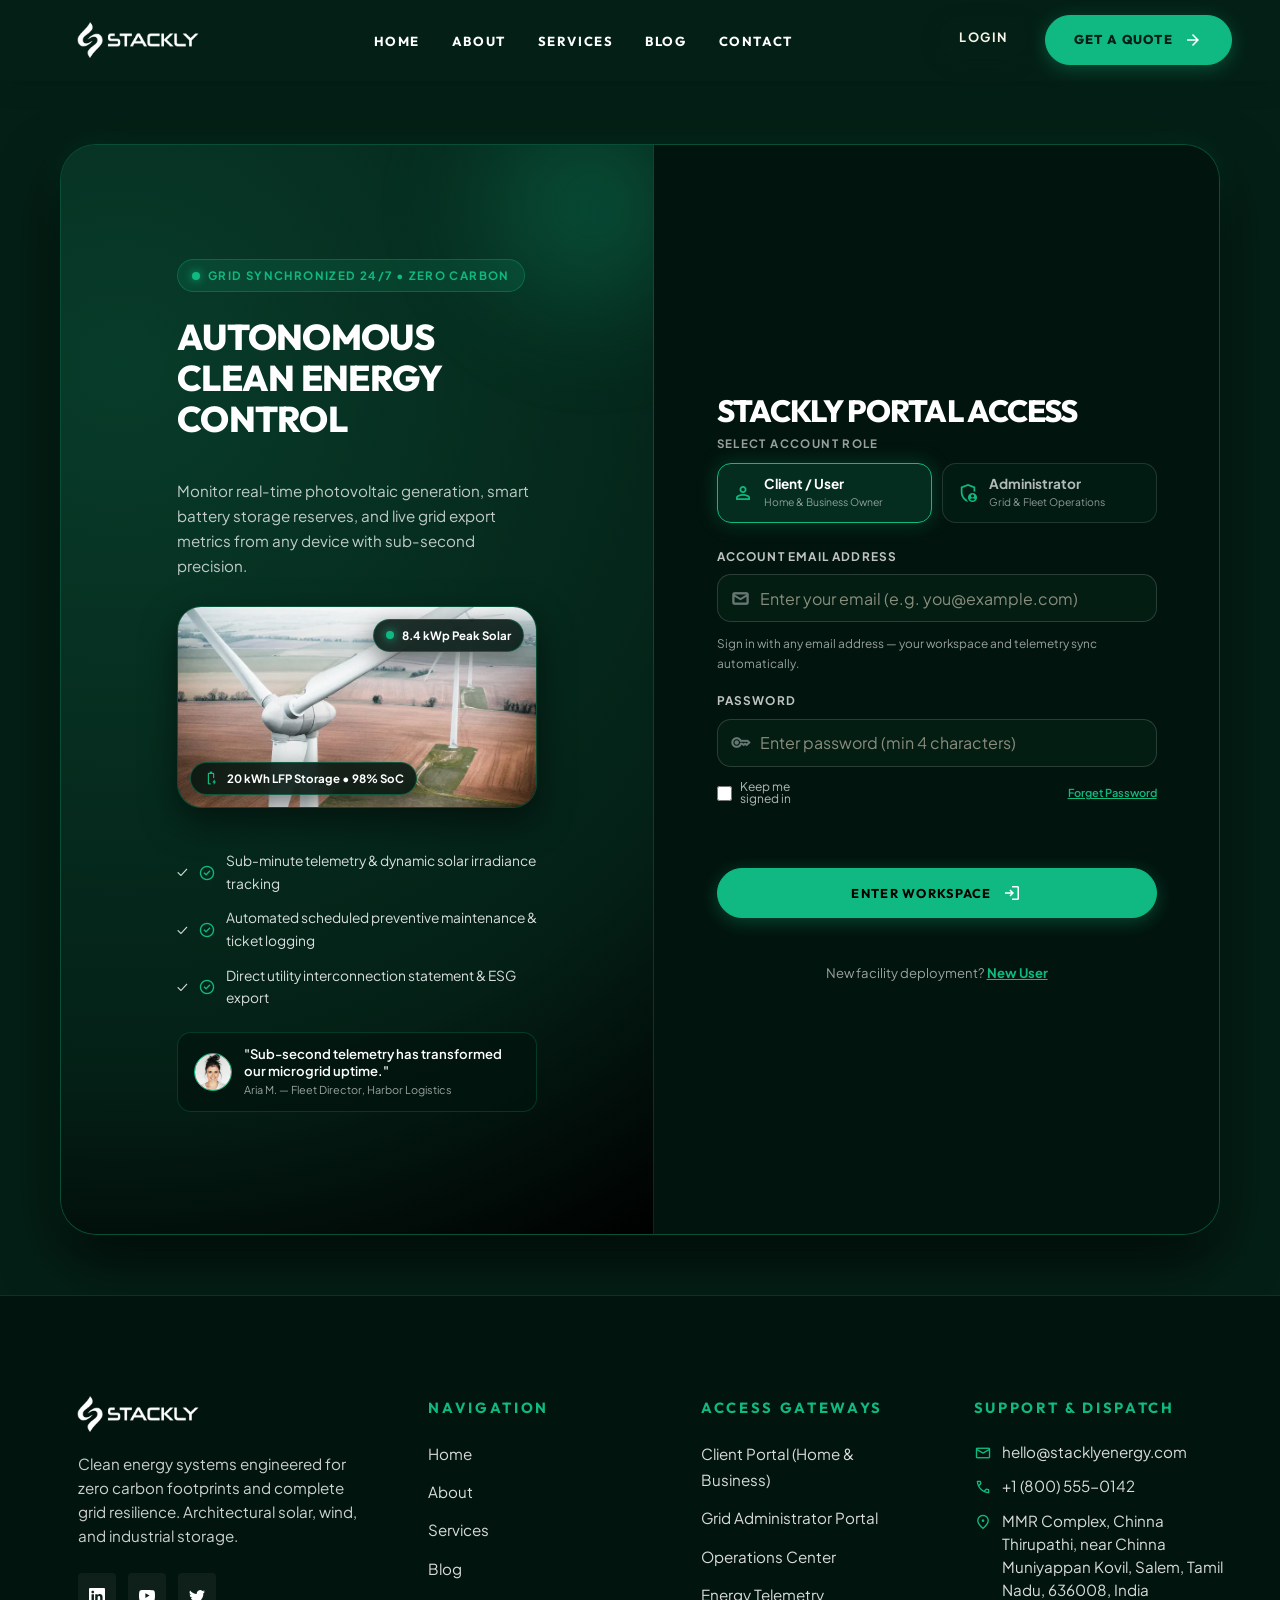
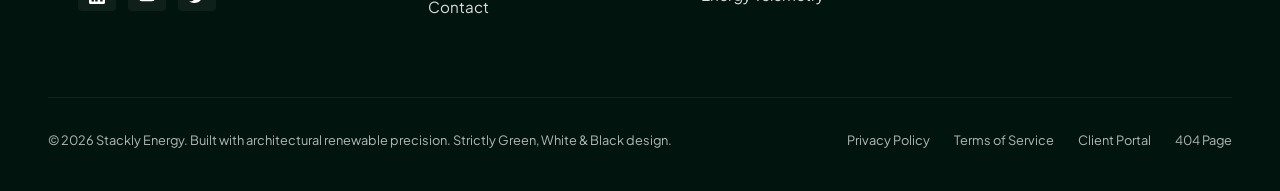
<file: login.html>
<!DOCTYPE html>
<html lang="en">
<head>
  <meta charset="UTF-8">
  <meta name="viewport" content="width=device-width, initial-scale=1">
  <title>Portal Access | Stackly Energy</title>
  <meta name="description" content="Sign in to your Stackly Energy portal. Choose Administrator or Client account to view telemetry, live production, and billing.">
  <link rel="preconnect" href="https://fonts.googleapis.com">
  <link rel="preconnect" href="https://fonts.gstatic.com" crossorigin>
  <link href="https://fonts.googleapis.com/css2?family=Outfit:wght@300;400;500;600;700;800;900&family=Plus+Jakarta+Sans:ital,wght@0,300;0,400;0,500;0,600;0,700;0,800;1,400&display=swap" rel="stylesheet">
  <link rel="stylesheet" href="css/style.css">
  <link rel="stylesheet" href="https://fonts.googleapis.com/css2?family=Material+Symbols+Outlined:opsz,wght,FILL,GRAD@20..48,100..700,0..1,-50..200">
</head>
<body class="page-login">

  <!-- ==========================================================================
       UNIVERSAL FIXED NAVBAR
       ========================================================================== -->
  <header class="site-header">
    <div class="container">
      <nav class="navbar" aria-label="Main Navigation">
        <!-- Left: Logo -->
        <a href="index.html" class="logo">
                    <img src="./img/logo-dark.webp" class="logo-dark" width="180" height="40" alt="Stackly Energy Logo">

        </a>

        <!-- Center: Links -->
        <ul class="nav-menu">
          <li><a href="index.html" class="nav-link">Home</a></li>
          <li><a href="about.html" class="nav-link">About</a></li>
          <li><a href="services.html" class="nav-link">Services</a></li>
          
          <li><a href="blog.html" class="nav-link">Blog</a></li>
          <li><a href="contact.html" class="nav-link">Contact</a></li>
        </ul>

        <!-- Right: Actions -->
        <div class="nav-actions">
          <a href="login.html" class="nav-login active">Login</a>
          <a href="./404.html" class="btn btn-primary btn-sm">
            <span>Get a Quote</span>
            <span class="material-symbols-outlined">arrow_forward</span>
          </a>
        </div>

        <!-- Mobile Hamburger Toggle -->
        <button class="mobile-toggle" aria-label="Toggle navigation menu">
          <span></span>
          <span></span>
          <span></span>
        </button>
      </nav>
    </div>
  </header>

  <!-- Mobile Drawer Backdrop & Menu -->
  <div class="mobile-drawer-backdrop"></div>
  <aside class="mobile-drawer" aria-label="Mobile Navigation">
    <div class="mobile-nav-top">
      <a href="index.html" class="logo" style="margin-bottom: 36px;">
                  <img src="./img/logo-dark.webp" class="logo-dark" width="180" height="40" alt="Stackly Energy Logo">

      </a>
      <ul class="mobile-nav-links">
        <li><a href="index.html" class="mobile-nav-link">Home <span class="material-symbols-outlined">arrow_forward</span></a></li>
                <li><a href="about.html" class="mobile-nav-link">About <span class="material-symbols-outlined">arrow_forward</span></a></li>

        <li><a href="services.html" class="mobile-nav-link">Services <span class="material-symbols-outlined">arrow_forward</span></a></li>
        <li><a href="blog.html" class="mobile-nav-link">Blog <span class="material-symbols-outlined">arrow_forward</span></a></li>
        <li><a href="contact.html" class="mobile-nav-link">Contact <span class="material-symbols-outlined">arrow_forward</span></a></li>
      </ul>
    </div>
    <div class="mobile-nav-bottom" style="margin-top: 32px;">
      <a href="login.html" class="btn btn-outline-dark" style="width: 100%; margin-bottom: 12px;">Portal Login</a>
      <a href="contact.html" class="btn btn-primary" style="width: 100%;">Get a Free Quote</a>
    </div>
  </aside>

  <!-- ==========================================================================
       LOGIN CARD CONTAINER (AWARD-WINNING LUXURY GLASSMORPHISM)
       ========================================================================== -->
  <div class="login-wrapper">
    <main class="login-card">

      <!-- Left Promo Panel: Architectural Telemetry Overview -->
      <section class="login-promo">
        <div class="login-glow-aura"></div>
        <div class="login-promo-inner">
          <div class="login-badge-pill">
            <span class="live-dot"></span>
            <span>Grid Synchronized 24/7 • Zero Carbon</span>
          </div>

          <h2 class="login-promo-title">Autonomous Clean Energy Control</h2>
          <p class="login-promo-text">
            Monitor real-time photovoltaic generation, smart battery storage reserves, and live grid export metrics from any device with sub-second precision.
          </p>

          <!-- Realistic Solar Architecture Showcase -->
          <div class="login-img-container">
            <img class="login-promo-img" src="./img/hero-home.webp" alt="Realistic modern architectural home with rooftop solar system">
            <div class="login-floating-chip chip-top">
              <span class="live-dot"></span>
              <span>8.4 kWp Peak Solar</span>
            </div>
            <div class="login-floating-chip chip-bottom">
              <span class="material-symbols-outlined">battery_charging_full</span>
              <span>20 kWh LFP Storage • 98% SoC</span>
            </div>
          </div>

          <ul class="login-points">
            <li>
              <span class="material-symbols-outlined">check_circle</span>
              <span>Sub-minute telemetry &amp; dynamic solar irradiance tracking</span>
            </li>
            <li>
              <span class="material-symbols-outlined">check_circle</span>
              <span>Automated scheduled preventive maintenance &amp; ticket logging</span>
            </li>
            <li>
              <span class="material-symbols-outlined">check_circle</span>
              <span>Direct utility interconnection statement &amp; ESG export</span>
            </li>
          </ul>

          <!-- Trust Citation Pill -->
          <div class="login-trust-pill">
            <img src="./img/avatar-aria.webp" alt="Aria M." class="login-trust-avatar">
            <div>
              <div class="trust-quote">"Sub-second telemetry has transformed our microgrid uptime."</div>
              <small class="trust-author">Aria M. — Fleet Director, Harbor Logistics</small>
            </div>
          </div>

          <!-- <div class="login-stats">
            <div class="login-stat-box">
              <strong>180 MW</strong>
              <span>Installed Capacity</span>
            </div>
            <div class="login-stat-box">
              <strong>42,000+</strong>
              <span>Active Facilities</span>
            </div>
            <div class="login-stat-box">
              <strong>99.98%</strong>
              <span>System Uptime</span>
            </div>
          </div> -->
        </div>
      </section>

      <!-- Right Form Panel: Role-Based Authentication Gateway -->
      <section class="login-formwrap">
        <div class="login-formbox">
          <!-- <div class="login-top-row">
             <a href="index.html" class="logo">
                    <img src="./img/logo-dark.webp" class="logo-dark" width="180" height="40" alt="Stackly Energy Logo">

        </a>
            <a href="./index.html" class="login-back">
              <span class="material-symbols-outlined">arrow_back</span>
              <span>Back to Home</span>
            </a>
            
            <span class="login-secure-badge">
              <span class="material-symbols-outlined">lock</span>
              <span>256-Bit SSL Encrypted</span>
            </span>
          </div> -->

          <h1 class="login-title">Stackly Portal Access</h1>
          <!-- <p class="login-sub">Select your account role below to authenticate into your dedicated control workspace.</p> -->

          <!-- ================= ROLE SELECTOR (Admin vs User) ================= -->
          <div class="login-role-wrap">
            <span class="login-role-heading">Select Account Role</span>
            <div class="login-role-selector" role="tablist" aria-label="Select role">
              <button type="button" class="login-role-tab active" data-role="user" role="tab" aria-selected="true">
                <span class="material-symbols-outlined">person</span>
                <div class="role-tab-text">
                  <strong>Client / User</strong>
                  <small>Home &amp; Business Owner</small>
                </div>
              </button>

              <button type="button" class="login-role-tab" data-role="admin" role="tab" aria-selected="false">
                <span class="material-symbols-outlined">admin_panel_settings</span>
                <div class="role-tab-text">
                  <strong>Administrator</strong>
                  <small>Grid &amp; Fleet Operations</small>
                </div>
              </button>
            </div>

            <!-- Role Context Alert Notice -->
            <!-- <div id="loginRoleNotice" class="login-role-notice notice-user">
              <span class="material-symbols-outlined">solar_power</span>
              <span><strong>Customer Gateway:</strong> Live generation, battery state-of-charge, and utility statements.</span>
            </div> -->
          </div>

          <!-- Login Form -->
          <form class="login-form" id="loginForm" novalidate>
            <input type="hidden" name="role" id="loginRoleInput" value="user">

            <label class="login-field">
              <span>Account Email Address</span>
              <div class="input-wrap">
                <span class="material-symbols-outlined input-icon">mail</span>
                <input type="email" name="email" id="loginEmail" placeholder="Enter your email (e.g. you@example.com)" autocomplete="email" required>
              </div>
              <small style="display:block; font-size:0.74rem; color:rgba(255,255,255,0.6); margin-top:4px;">Sign in with any email address — your workspace and telemetry sync automatically.</small>
            </label>

            <label class="login-field">
              <span>Password</span>
              <div class="input-wrap">
                <span class="material-symbols-outlined input-icon">key</span>
                <input type="password" name="password" id="loginPassword" placeholder="Enter password (min 4 characters)" autocomplete="current-password" required>
              </div>
            </label>

            <div class="login-row">
              <label class="login-remember">
                <input type="checkbox" name="remember">
                <span>Keep me signed in</span>
              </label>
              <a href="./404.html" class="login-forgot">Forget Password</a>
            </div>

            <p class="login-status" id="loginStatus" role="status"></p>

            <button type="submit" class="btn btn-primary login-submit">
              <span>Enter Workspace</span>
              <span class="material-symbols-outlined">login</span>
            </button>
          </form>

          <!-- <div class="login-divider"><span>Enterprise SSO Credentials</span></div> -->

      

          <p class="login-new">
            New facility deployment? <a href="register.html">New User</a>
          </p>
        </div>
      </section>
    </main>
  </div>

  <!-- ==========================================================================
       SITE FOOTER
       ========================================================================== -->
  <footer class="site-footer">
    <div class="container">
      <div class="footer-top">
        <!-- Col 1: Brand Info -->
        <div class="footer-brand">
          <a href="login.html" class="logo">
          <img src="./img/logo-dark.webp" class="logo-dark" width="180" height="40" alt="Stackly Energy Logo">
        </a>
          <p class="footer-desc">
            Clean energy systems engineered for zero carbon footprints and complete grid resilience. Architectural solar, wind, and industrial storage.
          </p>
          <div class="footer-socials">
                    <a href="./404.html" class="footer-social-link" aria-label="LinkedIn">
                        <span class="material-symbols-outlined"><svg xmlns="http://www.w3.org/2000/svg" width="16" height="16" fill="currentColor" class="bi bi-linkedin" viewBox="0 0 16 16">
  <path d="M0 1.146C0 .513.526 0 1.175 0h13.65C15.474 0 16 .513 16 1.146v13.708c0 .633-.526 1.146-1.175 1.146H1.175C.526 16 0 15.487 0 14.854zm4.943 12.248V6.169H2.542v7.225zm-1.2-8.212c.837 0 1.358-.554 1.358-1.248-.015-.709-.52-1.248-1.342-1.248S2.4 3.226 2.4 3.934c0 .694.521 1.248 1.327 1.248zm4.908 8.212V9.359c0-.216.016-.432.08-.586.173-.431.568-.878 1.232-.878.869 0 1.216.662 1.216 1.634v3.865h2.401V9.25c0-2.22-1.184-3.252-2.764-3.252-1.274 0-1.845.7-2.165 1.193v.025h-.016l.016-.025V6.169h-2.4c.03.678 0 7.225 0 7.225z"/>
</svg></span>
                    </a>
                    <a href="./404.html" class="footer-social-link" aria-label="Security Portal">
                        <span class="material-symbols-outlined"><svg xmlns="http://www.w3.org/2000/svg" width="16" height="16" fill="currentColor" class="bi bi-youtube" viewBox="0 0 16 16">
  <path d="M8.051 1.999h.089c.822.003 4.987.033 6.11.335a2.01 2.01 0 0 1 1.415 1.42c.101.38.172.883.22 1.402l.01.104.022.26.008.104c.065.914.073 1.77.074 1.957v.075c-.001.194-.01 1.108-.082 2.06l-.008.105-.009.104c-.05.572-.124 1.14-.235 1.558a2.01 2.01 0 0 1-1.415 1.42c-1.16.312-5.569.334-6.18.335h-.142c-.309 0-1.587-.006-2.927-.052l-.17-.006-.087-.004-.171-.007-.171-.007c-1.11-.049-2.167-.128-2.654-.26a2.01 2.01 0 0 1-1.415-1.419c-.111-.417-.185-.986-.235-1.558L.09 9.82l-.008-.104A31 31 0 0 1 0 7.68v-.123c.002-.215.01-.958.064-1.778l.007-.103.003-.052.008-.104.022-.26.01-.104c.048-.519.119-1.023.22-1.402a2.01 2.01 0 0 1 1.415-1.42c.487-.13 1.544-.21 2.654-.26l.17-.007.172-.006.086-.003.171-.007A100 100 0 0 1 7.858 2zM6.4 5.209v4.818l4.157-2.408z"/>
</svg></span>
                    </a>
                    <a href="./404.html" class="footer-social-link" aria-label="Global Network">
                        <span class="material-symbols-outlined"><svg xmlns="http://www.w3.org/2000/svg" width="16" height="16" fill="currentColor" class="bi bi-twitter" viewBox="0 0 16 16">
  <path d="M5.026 15c6.038 0 9.341-5.003 9.341-9.334q.002-.211-.006-.422A6.7 6.7 0 0 0 16 3.542a6.7 6.7 0 0 1-1.889.518 3.3 3.3 0 0 0 1.447-1.817 6.5 6.5 0 0 1-2.087.793A3.286 3.286 0 0 0 7.875 6.03a9.32 9.32 0 0 1-6.767-3.429 3.29 3.29 0 0 0 1.018 4.382A3.3 3.3 0 0 1 .64 6.575v.045a3.29 3.29 0 0 0 2.632 3.218 3.2 3.2 0 0 1-.865.115 3 3 0 0 1-.614-.057 3.28 3.28 0 0 0 3.067 2.277A6.6 6.6 0 0 1 .78 13.58a6 6 0 0 1-.78-.045A9.34 9.34 0 0 0 5.026 15"/>
</svg></span>
                    </a>
                </div>
        </div>

        <!-- Col 2: Navigation -->
        <div>
          <h4 class="footer-col-title">Navigation</h4>
          <ul class="footer-nav-list">
            <li><a href="index.html" class="footer-link">Home</a></li>
            <li><a href="about.html" class="footer-link">About</a></li>
            <li><a href="services.html" class="footer-link">Services</a></li>
            <li><a href="blog.html" class="footer-link">Blog</a></li>
            <li><a href="contact.html" class="footer-link">Contact</a></li>
          </ul>
        </div>

        <!-- Col 3: Portals -->
        <div>
          <h4 class="footer-col-title">Access Gateways</h4>
          <ul class="footer-nav-list">
            <li><a href="login.html" class="footer-link">Client Portal (Home &amp; Business)</a></li>
            <li><a href="login.html" class="footer-link">Grid Administrator Portal</a></li>
            <li><a href="admin-dashboard.html" class="footer-link">Operations Center</a></li>
            <li><a href="user-dashboard.html" class="footer-link">Energy Telemetry</a></li>
          </ul>
        </div>

        <!-- Col 4: Contact -->
        <div>
          <h4 class="footer-col-title">Support &amp; Dispatch</h4>
          <div class="footer-contact-item">
            <span class="material-symbols-outlined">mail</span>
            <span>hello@stacklyenergy.com</span>
          </div>
          <div class="footer-contact-item">
            <span class="material-symbols-outlined">phone</span>
            <span>+1 (800) 555-0142</span>
          </div>
          <div class="footer-contact-item">
            <span class="material-symbols-outlined">location_on</span>
            <span>MMR Complex, Chinna Thirupathi, near Chinna Muniyappan Kovil, Salem, Tamil Nadu, 636008, India</span>
          </div>
        </div>
      </div>

      <!-- Footer Bottom -->
      <div class="footer-bottom">
        <div>© 2026 Stackly Energy. Built with architectural renewable precision. Strictly Green, White &amp; Black design.</div>
        <div class="footer-bottom-links">
          <a href="#">Privacy Policy</a>
          <a href="#">Terms of Service</a>
          <a href="login.html">Client Portal</a>
          <a href="404.html">404 Page</a>
        </div>
      </div>
    </div>
  </footer>

  <script src="./js/lenis.min.js"></script>
  <script src="./js/auth.js"></script>
  <script src="./js/main.js"></script>
</body>
</html>
</file>
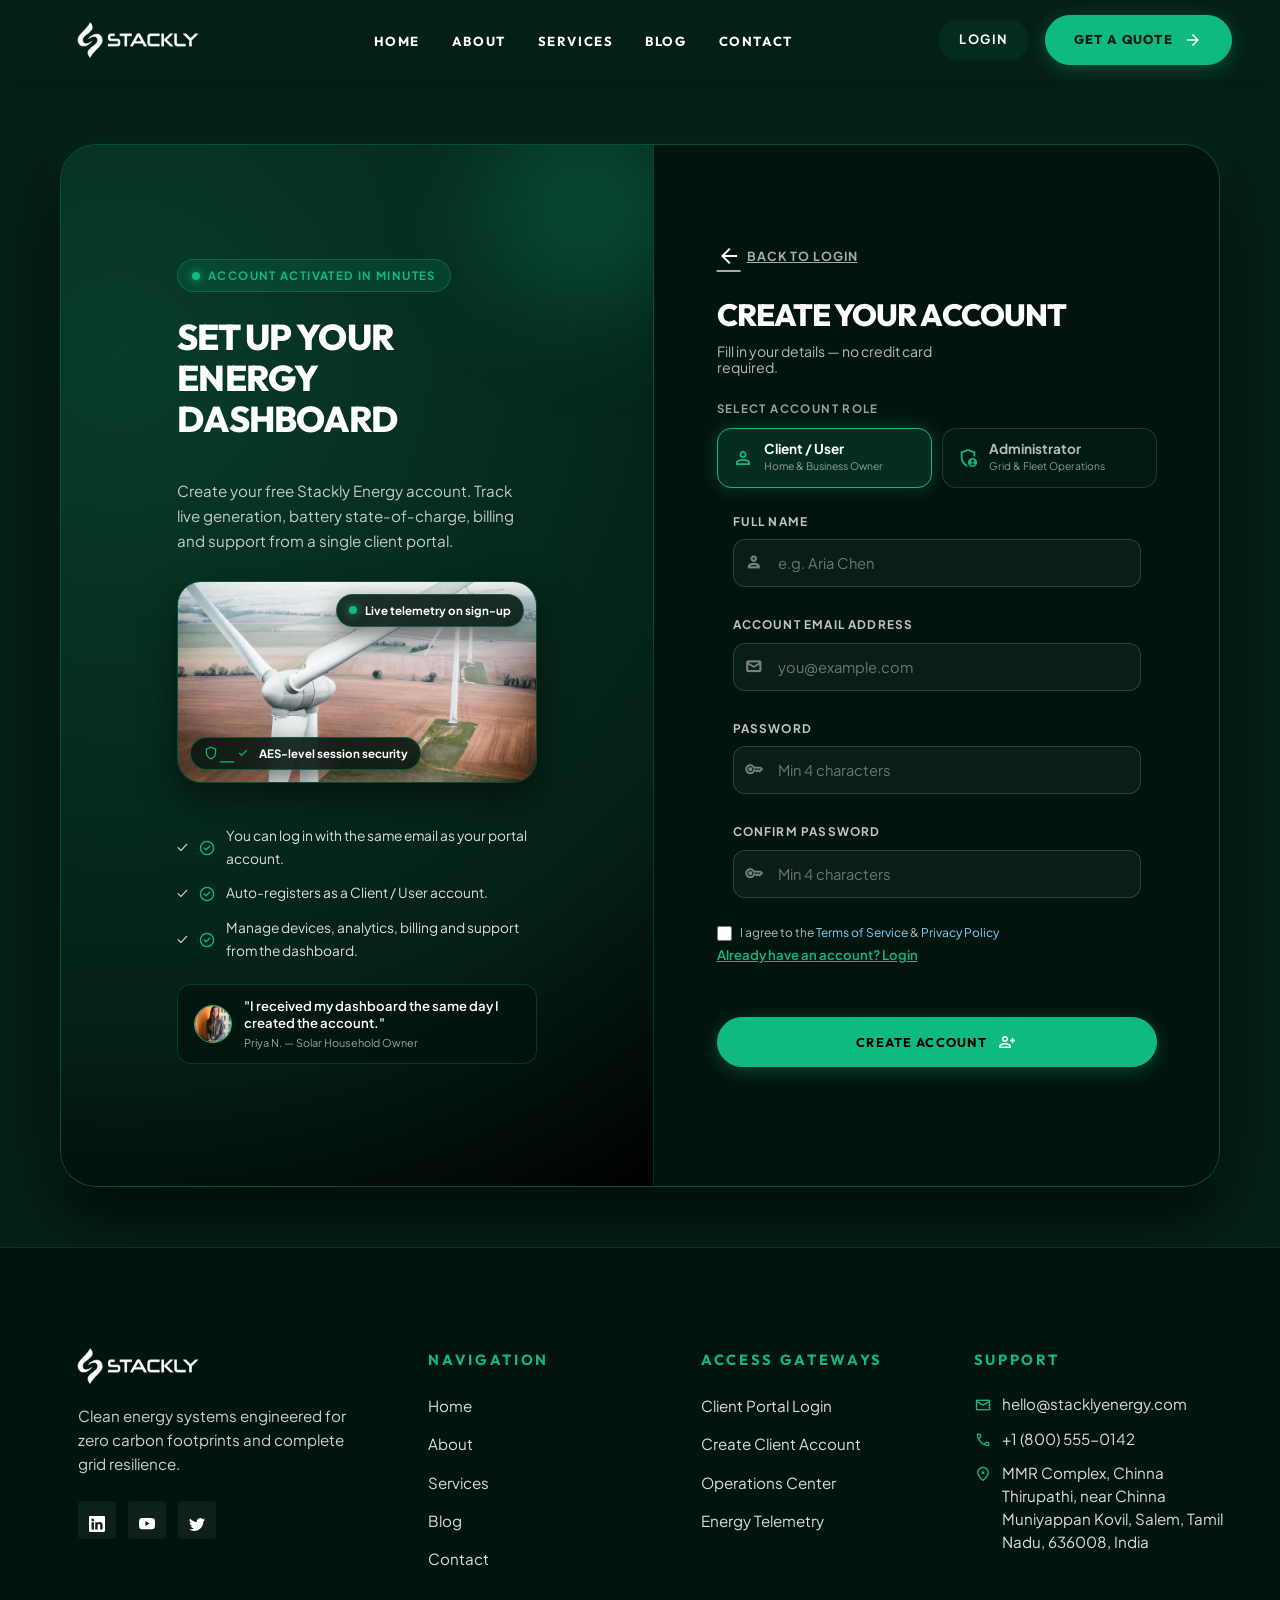
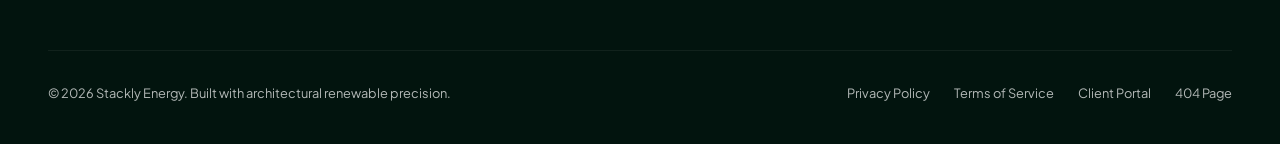
<file: register.html>
<!DOCTYPE html>
<html lang="en">
<head>
  <meta charset="UTF-8">
  <meta name="viewport" content="width=device-width, initial-scale=1.0">
  <title>Create Account | Stackly Energy</title>
  <meta name="description" content="Create a free Stackly Energy account. Set up your client dashboard and start monitoring your renewable system.">
  <link rel="preconnect" href="https://fonts.googleapis.com">
  <link rel="preconnect" href="https://fonts.gstatic.com" crossorigin>
  <link href="https://fonts.googleapis.com/css2?family=Outfit:wght@300;400;500;600;700;800;900&family=Plus+Jakarta+Sans:ital,wght@0,300;0,400;0,500;0,600;0,700;0,800;1,400&display=swap" rel="stylesheet">
  <link rel="stylesheet" href="css/style.css">
  <link rel="stylesheet" href="css/dashboard.css">
  <link rel="stylesheet" href="css/register.css">
  <link rel="stylesheet" href="https://fonts.googleapis.com/css2?family=Material+Symbols+Outlined:opsz,wght,FILL,GRAD@20..48,100..700,0..1,-50..200">
</head>
<body class="page-login">

  <!-- UNIVERSAL FIXED NAVBAR -->
  <header class="site-header">
    <div class="container">
      <nav class="navbar" aria-label="Main Navigation">
        <a href="index.html" class="logo">
          <img src="./img/logo-dark.webp" class="logo-dark" width="180" height="40" alt="Stackly Energy Logo">
        </a>

        <ul class="nav-menu">
          <li><a href="index.html" class="nav-link">Home</a></li>
          <li><a href="about.html" class="nav-link">About</a></li>
          <li><a href="services.html" class="nav-link">Services</a></li>
          <li><a href="blog.html" class="nav-link">Blog</a></li>
          <li><a href="contact.html" class="nav-link">Contact</a></li>
        </ul>

        <div class="nav-actions">
          <a href="login.html" class="nav-login">Login</a>
          <a href="./404.html.html" class="btn btn-primary btn-sm">
            <span>Get a Quote</span>
            <span class="material-symbols-outlined">arrow_forward</span>
          </a>
        </div>

        <button class="mobile-toggle" aria-label="Toggle navigation menu">
          <span></span><span></span><span></span>
        </button>
      </nav>
    </div>
  </header>

  <div class="mobile-drawer-backdrop"></div>
  <aside class="mobile-drawer" aria-label="Mobile Navigation">
    <div class="mobile-nav-top">
      <a href="index.html" class="logo" style="margin-bottom: 36px;">
        <img src="./img/logo-dark.webp" class="logo-dark" width="180" height="40" alt="Stackly Energy Logo">
      </a>
      <ul class="mobile-nav-links">
        <li><a href="index.html" class="mobile-nav-link">Home</a></li>
        <li><a href="about.html" class="mobile-nav-link">About</a></li>
        <li><a href="services.html" class="mobile-nav-link">Services</a></li>
        <li><a href="blog.html" class="mobile-nav-link">Blog</a></li>
        <li><a href="contact.html" class="mobile-nav-link">Contact</a></li>
      </ul>
    </div>
    <div class="mobile-nav-bottom" style="margin-top: 32px;">
      <a href="login.html" class="btn btn-outline-dark" style="width: 100%; margin-bottom: 12px;">Back to Login</a>
      <a href="contact.html" class="btn btn-primary" style="width: 100%;">Get a Free Quote</a>
    </div>
  </aside>

  <!-- REGISTER CARD -->
  <div class="login-wrapper">
    <main class="login-card">
      <section class="login-promo">
        <div class="login-glow-aura"></div>
        <div class="login-promo-inner">
          <div class="login-badge-pill">
            <span class="live-dot"></span>
            <span>Account Activated in Minutes</span>
          </div>

          <h2 class="login-promo-title">Set up your energy dashboard</h2>
          <p class="login-promo-text">
            Create your free Stackly Energy account. Track live generation, battery state-of-charge,
            billing and support from a single client portal.
          </p>

          <div class="login-img-container">
            <img class="login-promo-img" src="./img/hero-home.webp" alt="Modern home solar installation">
            <div class="login-floating-chip chip-top">
              <span class="live-dot"></span>
              <span>Live telemetry on sign-up</span>
            </div>
            <div class="login-floating-chip chip-bottom">
              <span class="material-symbols-outlined">shield_check</span>
              <span>AES-level session security</span>
            </div>
          </div>

          <ul class="login-points">
            <li><span class="material-symbols-outlined">check_circle</span> <span>You can log in with the same email as your portal account.</span></li>
            <li><span class="material-symbols-outlined">check_circle</span> <span>Auto-registers as a Client / User account.</span></li>
            <li><span class="material-symbols-outlined">check_circle</span> <span>Manage devices, analytics, billing and support from the dashboard.</span></li>
          </ul>

          <div class="login-trust-pill">
            <img src="./img/avatar-priya.webp" alt="Priya N." class="login-trust-avatar">
            <div>
              <div class="trust-quote">"I received my dashboard the same day I created the account."</div>
              <small class="trust-author">Priya N. — Solar Household Owner</small>
            </div>
          </div>
        </div>
      </section>

      <section class="login-formwrap">
        <div class="login-formbox">
          <div class="login-top-row">
            <a href="login.html" class="login-back">
              <span class="material-symbols-outlined">arrow_back</span>
              <span>Back to Login</span>
            </a>
          </div>

          <h1 class="login-title">Create Your Account</h1>
          <p class="login-sub" style="margin-bottom:24px;">Fill in your details — no credit card required.</p>

          <form class="login-form" id="registerForm" novalidate>

            <div class="login-role-wrap">
            <span class="login-role-heading">Select Account Role</span>
            <div class="login-role-selector" role="tablist" aria-label="Select role">
              <button type="button" class="login-role-tab active" data-role="user" role="tab" aria-selected="true">
                <span class="material-symbols-outlined">person</span>
                <div class="role-tab-text">
                  <strong>Client / User</strong>
                  <small>Home &amp; Business Owner</small>
                </div>
              </button>

              <button type="button" class="login-role-tab" data-role="admin" role="tab" aria-selected="false">
                <span class="material-symbols-outlined">admin_panel_settings</span>
                <div class="role-tab-text">
                  <strong>Administrator</strong>
                  <small>Grid &amp; Fleet Operations</small>
                </div>
              </button>
            </div>

            <!-- Role Context Alert Notice -->
            <!-- <div id="loginRoleNotice" class="login-role-notice notice-user">
              <span class="material-symbols-outlined">solar_power</span>
              <span><strong>Customer Gateway:</strong> Live generation, battery state-of-charge, and utility statements.</span>
            </div> -->
          </div>
            <input type="hidden" name="role" id="registerRole" value="user">

            <label class="login-field">
              <span>Full Name</span>
              <div class="input-wrap">
                <span class="material-symbols-outlined input-icon">person</span>
                <input type="text" name="fullName" id="registerName" placeholder="e.g. Aria Chen" autocomplete="name" required>
              </div>
              <div class="register-error" id="registerNameError"></div>
            </label>

            <label class="login-field">
              <span>Account Email Address</span>
              <div class="input-wrap">
                <span class="material-symbols-outlined input-icon">mail</span>
                <input type="email" name="email" id="registerEmail" placeholder="you@example.com" autocomplete="email" required>
              </div>
              <div class="register-error" id="registerEmailError"></div>
            </label>

            <label class="login-field">
              <span>Password</span>
              <div class="input-wrap">
                <span class="material-symbols-outlined input-icon">key</span>
                <input type="password" name="password" id="registerPassword" placeholder="Min 4 characters" autocomplete="new-password" required>
              </div>
              <div class="register-error" id="registerPasswordError"></div>
            </label>
            <label class="login-field">
              <span>Confirm Password</span>
              <div class="input-wrap">
                <span class="material-symbols-outlined input-icon">key</span>
                <input type="password" name="confirmPassword" id="registerConfirmPassword" placeholder="Min 4 characters" autocomplete="new-password" required>
              </div>
              <div class="register-error" id="registerConfirmPasswordError"></div>
            </label>

            <div style="justify-content:space-between; align-items:center;">
              <label class="login-remember" style="white-space:nowrap;">
                <input type="checkbox" name="acceptTerms" id="acceptTerms">
                <span>I agree to the <a href="#" style="color:#7dd3fc;">Terms of Service</a> &amp; <a href="#" style="color:#7dd3fc;">Privacy Policy</a></span>
              </label>
              <a href="login.html" class="login-forgot" style="font-size:0.82rem;">Already have an account? Login</a>
            </div>

            <div class="register-error" style="display:block; font-size:0.82rem; color:rgba(248,113,113,0.85); margin-bottom:10px;" id="registerTermsError"></div>

            <p class="login-status" id="registerStatus" role="status"></p>

            <button type="submit" class="btn btn-primary login-submit" id="registerBtn">
              <span>Create Account</span>
              <span class="material-symbols-outlined">person_add</span>
            </button>
          </form>
        </div>
      </section>
    </main>
  </div>

  <footer class="site-footer">
    <div class="container">
      <div class="footer-top">
        <div class="footer-brand">
          <a href="login.html" class="logo">
            <img src="./img/logo-dark.webp" class="logo-dark" width="180" height="40" alt="Stackly Energy Logo">
          </a>
          <p class="footer-desc">
            Clean energy systems engineered for zero carbon footprints and complete grid resilience.
          </p>
           <div class="footer-socials">
                    <a href="./404.html" class="footer-social-link" aria-label="LinkedIn">
                        <span class="material-symbols-outlined"><svg xmlns="http://www.w3.org/2000/svg" width="16" height="16" fill="currentColor" class="bi bi-linkedin" viewBox="0 0 16 16">
  <path d="M0 1.146C0 .513.526 0 1.175 0h13.65C15.474 0 16 .513 16 1.146v13.708c0 .633-.526 1.146-1.175 1.146H1.175C.526 16 0 15.487 0 14.854zm4.943 12.248V6.169H2.542v7.225zm-1.2-8.212c.837 0 1.358-.554 1.358-1.248-.015-.709-.52-1.248-1.342-1.248S2.4 3.226 2.4 3.934c0 .694.521 1.248 1.327 1.248zm4.908 8.212V9.359c0-.216.016-.432.08-.586.173-.431.568-.878 1.232-.878.869 0 1.216.662 1.216 1.634v3.865h2.401V9.25c0-2.22-1.184-3.252-2.764-3.252-1.274 0-1.845.7-2.165 1.193v.025h-.016l.016-.025V6.169h-2.4c.03.678 0 7.225 0 7.225z"/>
</svg></span>
                    </a>
                    <a href="./404.html" class="footer-social-link" aria-label="Security Portal">
                        <span class="material-symbols-outlined"><svg xmlns="http://www.w3.org/2000/svg" width="16" height="16" fill="currentColor" class="bi bi-youtube" viewBox="0 0 16 16">
  <path d="M8.051 1.999h.089c.822.003 4.987.033 6.11.335a2.01 2.01 0 0 1 1.415 1.42c.101.38.172.883.22 1.402l.01.104.022.26.008.104c.065.914.073 1.77.074 1.957v.075c-.001.194-.01 1.108-.082 2.06l-.008.105-.009.104c-.05.572-.124 1.14-.235 1.558a2.01 2.01 0 0 1-1.415 1.42c-1.16.312-5.569.334-6.18.335h-.142c-.309 0-1.587-.006-2.927-.052l-.17-.006-.087-.004-.171-.007-.171-.007c-1.11-.049-2.167-.128-2.654-.26a2.01 2.01 0 0 1-1.415-1.419c-.111-.417-.185-.986-.235-1.558L.09 9.82l-.008-.104A31 31 0 0 1 0 7.68v-.123c.002-.215.01-.958.064-1.778l.007-.103.003-.052.008-.104.022-.26.01-.104c.048-.519.119-1.023.22-1.402a2.01 2.01 0 0 1 1.415-1.42c.487-.13 1.544-.21 2.654-.26l.17-.007.172-.006.086-.003.171-.007A100 100 0 0 1 7.858 2zM6.4 5.209v4.818l4.157-2.408z"/>
</svg></span>
                    </a>
                    <a href="./404.html" class="footer-social-link" aria-label="Global Network">
                        <span class="material-symbols-outlined"><svg xmlns="http://www.w3.org/2000/svg" width="16" height="16" fill="currentColor" class="bi bi-twitter" viewBox="0 0 16 16">
  <path d="M5.026 15c6.038 0 9.341-5.003 9.341-9.334q.002-.211-.006-.422A6.7 6.7 0 0 0 16 3.542a6.7 6.7 0 0 1-1.889.518 3.3 3.3 0 0 0 1.447-1.817 6.5 6.5 0 0 1-2.087.793A3.286 3.286 0 0 0 7.875 6.03a9.32 9.32 0 0 1-6.767-3.429 3.29 3.29 0 0 0 1.018 4.382A3.3 3.3 0 0 1 .64 6.575v.045a3.29 3.29 0 0 0 2.632 3.218 3.2 3.2 0 0 1-.865.115 3 3 0 0 1-.614-.057 3.28 3.28 0 0 0 3.067 2.277A6.6 6.6 0 0 1 .78 13.58a6 6 0 0 1-.78-.045A9.34 9.34 0 0 0 5.026 15"/>
</svg></span>
                    </a>
                </div>
        </div>

        <div>
          <h4 class="footer-col-title">Navigation</h4>
          <ul class="footer-nav-list">
            <li><a href="index.html" class="footer-link">Home</a></li>
            <li><a href="about.html" class="footer-link">About</a></li>
            <li><a href="services.html" class="footer-link">Services</a></li>
            <li><a href="blog.html" class="footer-link">Blog</a></li>
            <li><a href="contact.html" class="footer-link">Contact</a></li>
          </ul>
        </div>

        <div>
          <h4 class="footer-col-title">Access Gateways</h4>
          <ul class="footer-nav-list">
            <li><a href="login.html" class="footer-link">Client Portal Login</a></li>
            <li><a href="register.html" class="footer-link">Create Client Account</a></li>
            <li><a href="admin-dashboard.html" class="footer-link">Operations Center</a></li>
            <li><a href="user-dashboard.html" class="footer-link">Energy Telemetry</a></li>
          </ul>
        </div>

        <div>
          <h4 class="footer-col-title">Support</h4>
          <div class="footer-contact-item"><span class="material-symbols-outlined">mail</span> <span>hello@stacklyenergy.com</span></div>
          <div class="footer-contact-item"><span class="material-symbols-outlined">phone</span> <span>+1 (800) 555-0142</span></div>
          <div class="footer-contact-item"><span class="material-symbols-outlined">location_on</span> <span>MMR Complex, Chinna Thirupathi, near Chinna Muniyappan Kovil, Salem, Tamil Nadu, 636008, India</span></div>
        </div>
      </div>

      <div class="footer-bottom">
        <div>© 2026 Stackly Energy. Built with architectural renewable precision.</div>
        <div class="footer-bottom-links">
          <a href="#">Privacy Policy</a>
          <a href="#">Terms of Service</a>
          <a href="login.html">Client Portal</a>
          <a href="404.html">404 Page</a>
        </div>
      </div>
    </div>
  </footer>

  <script src="./js/lenis.min.js"></script>
  <script src="./js/auth.js"></script>
  <script src="./js/main.js"></script>
  <script src="./js/register.js"></script>
</body>
</html>
</file>
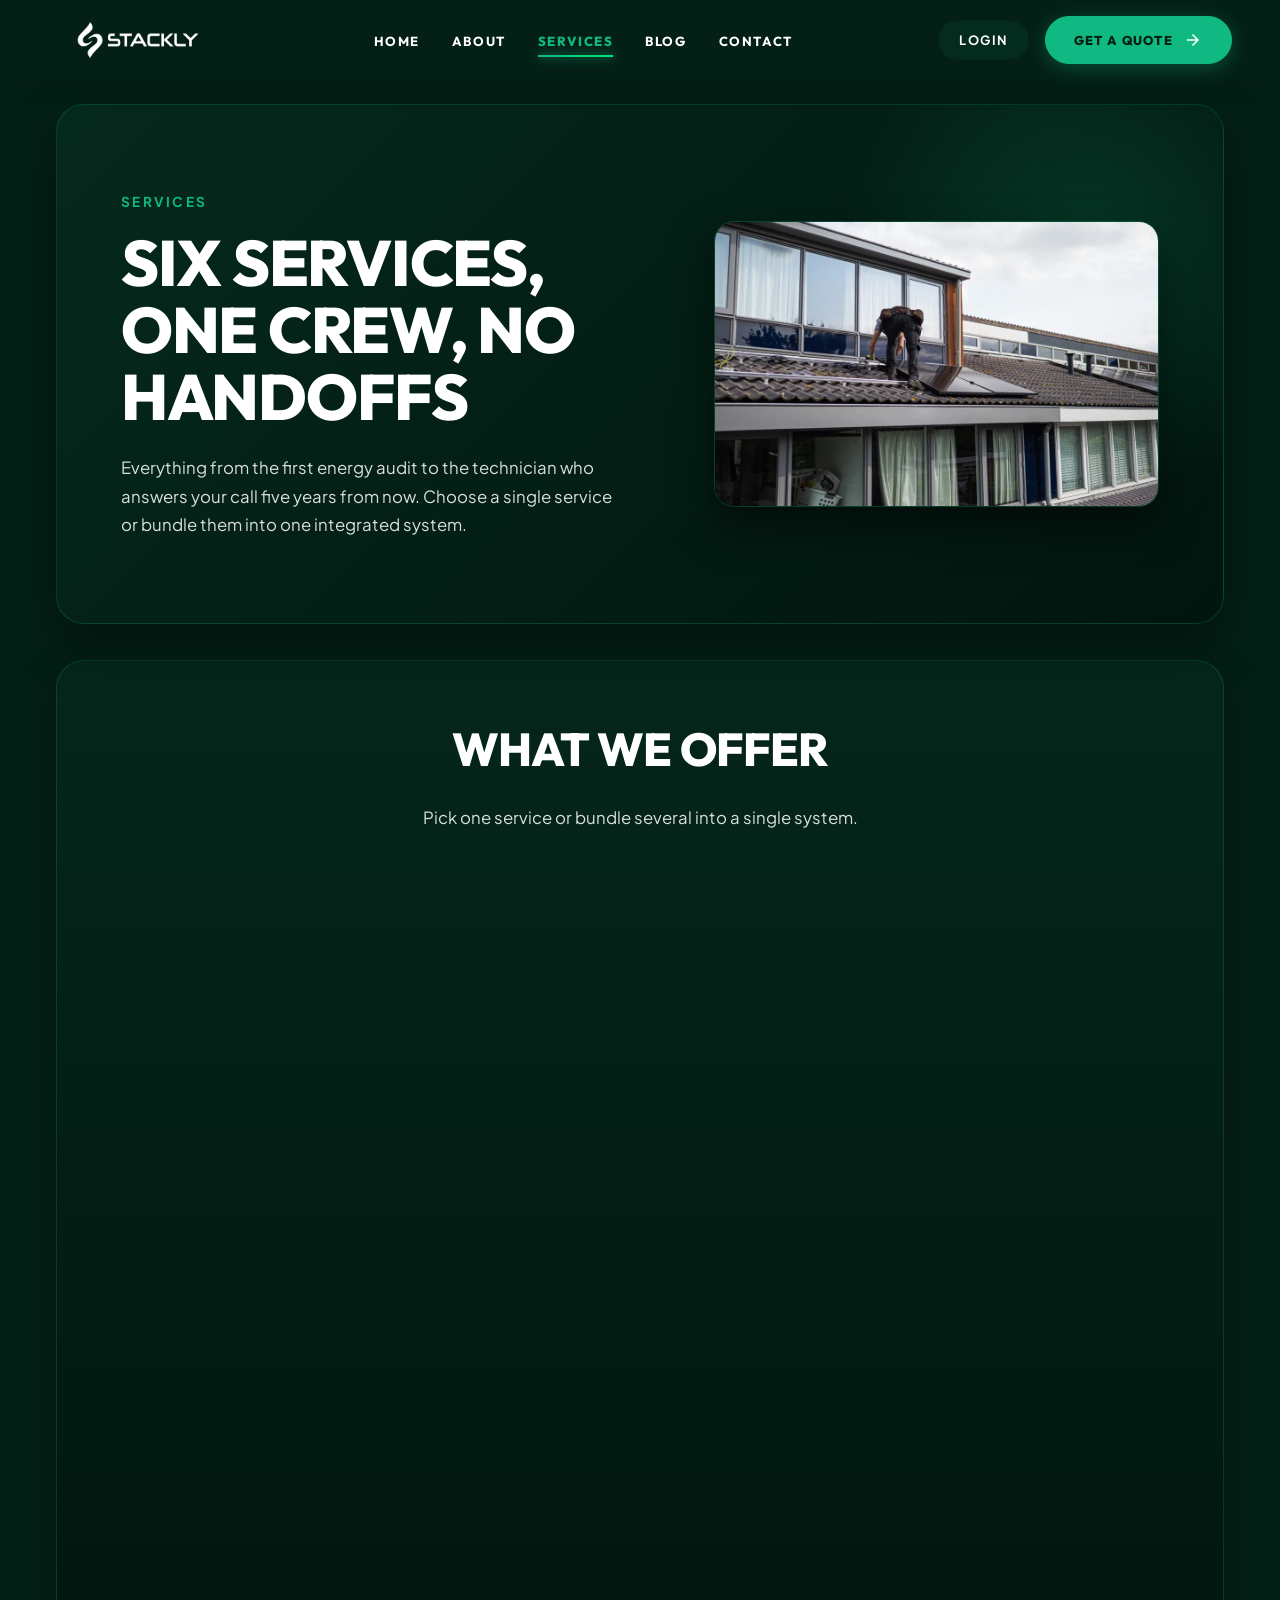
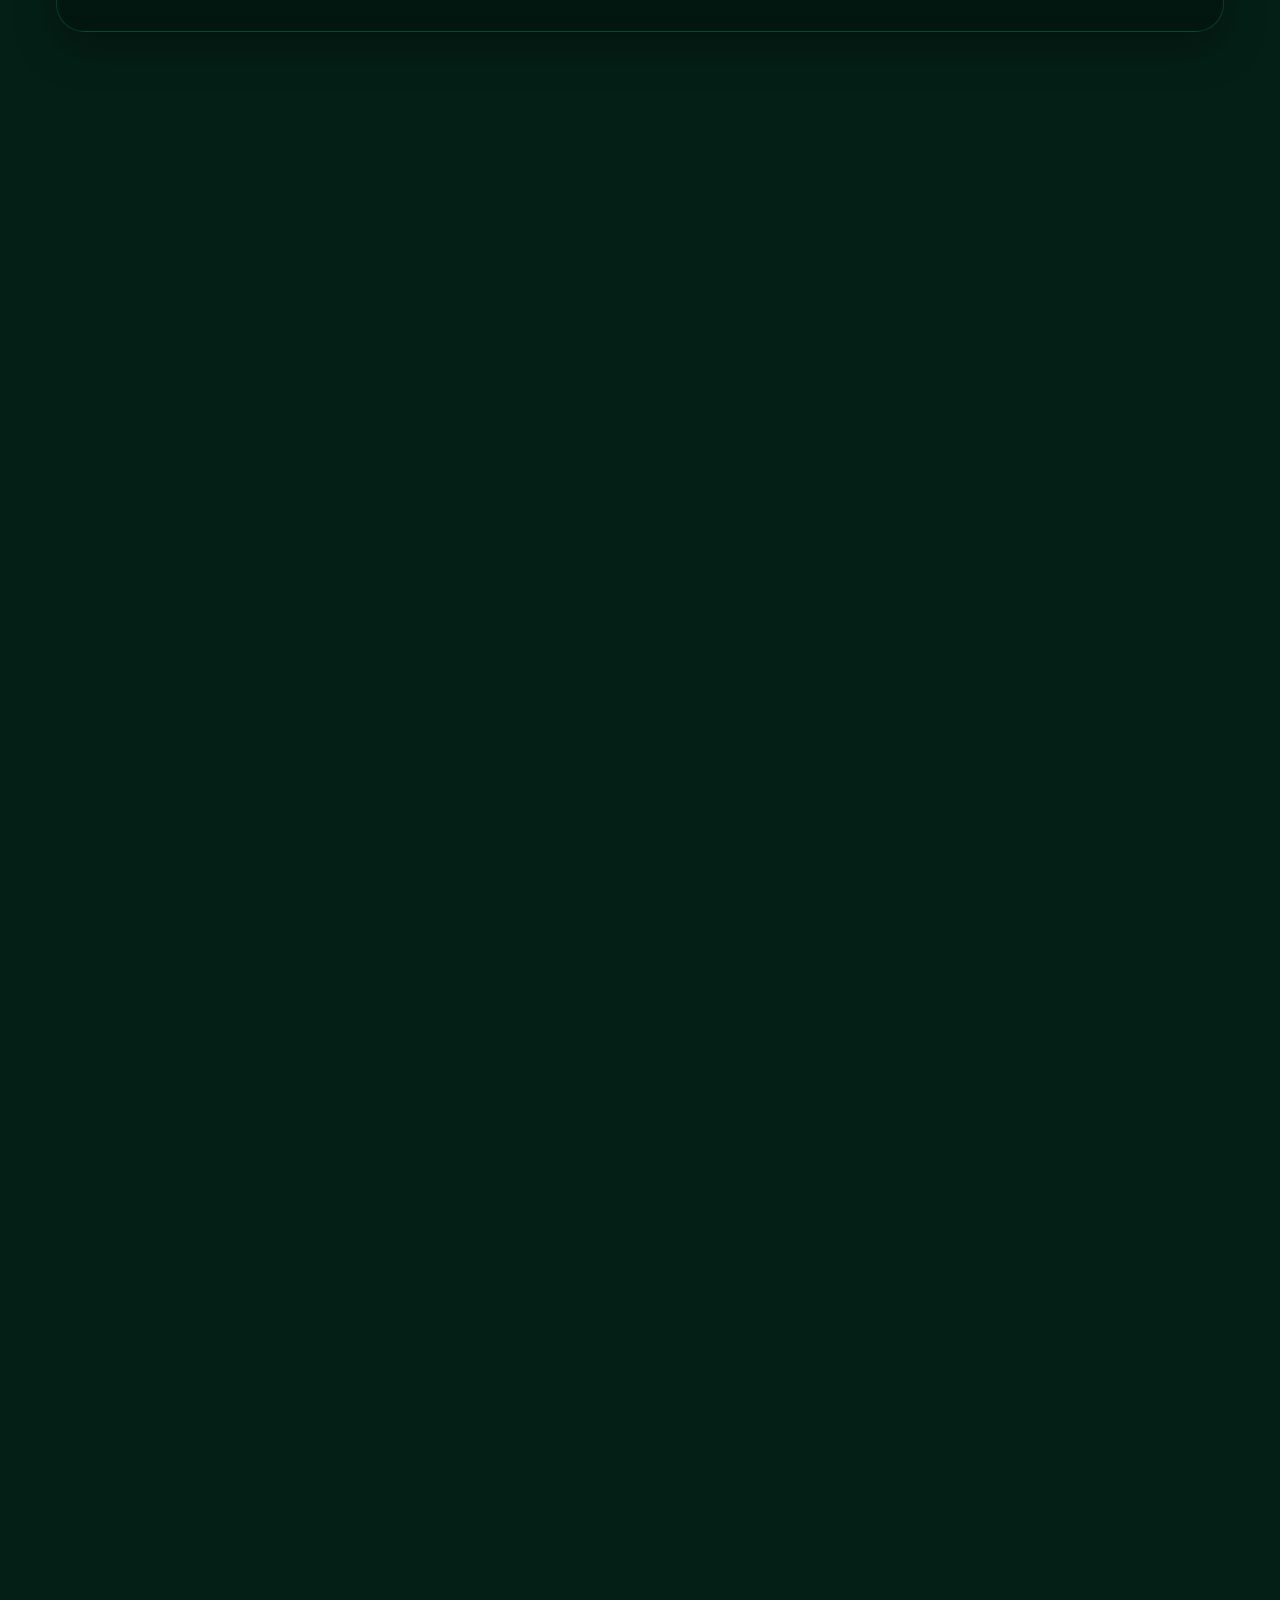
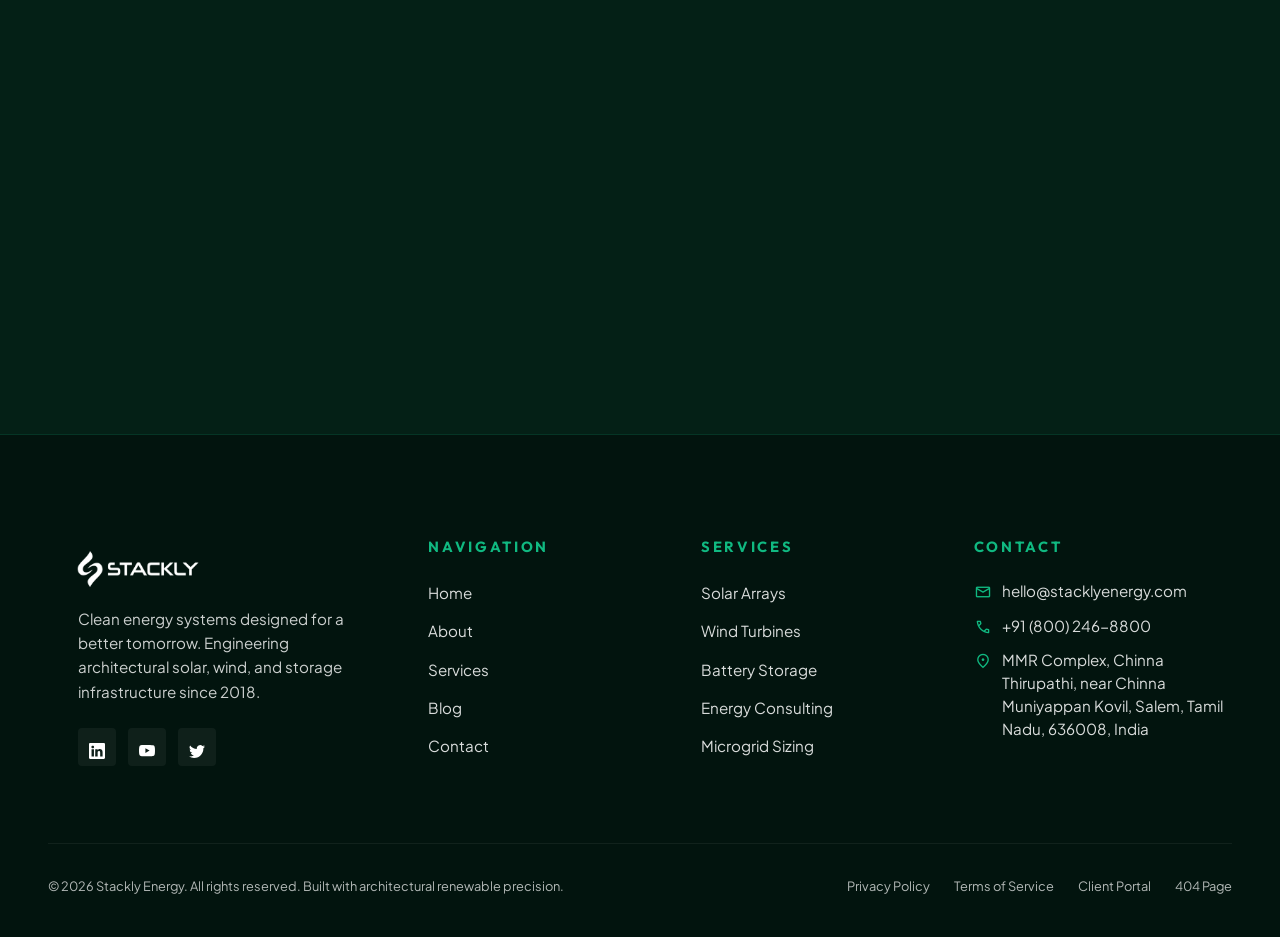
<file: services.html>
<!DOCTYPE html>
<html lang="en">
<head>
  <meta charset="UTF-8">
  <meta name="viewport" content="width=device-width, initial-scale=1">
  <title>Services | Stackly Energy</title>
  <link rel="preconnect" href="https://fonts.googleapis.com">
  <link rel="preconnect" href="https://fonts.gstatic.com" crossorigin>
  <link href="https://fonts.googleapis.com/css2?family=Outfit:wght@300;400;500;600;700;800;900&family=Plus+Jakarta+Sans:ital,wght@0,300;0,400;0,500;0,600;0,700;0,800;1,400&display=swap" rel="stylesheet">
  <link rel="stylesheet" href="./css/style.css">
  <link rel="stylesheet" href="https://fonts.googleapis.com/css2?family=Material+Symbols+Outlined:opsz,wght,FILL,GRAD@20..48,100..700,0..1,-50..200">
</head>
<style>
  
</style>
<body>
<div class="services-page">

  <!-- Header -->
  <header class="site-header">
    <div class="container">
      <nav class="navbar" aria-label="Main Navigation">
        <!-- Left: Logo -->
        <a href="index.html" class="logo">
                   <img src="./img/logo-dark.webp" class="logo-dark" width="180" height="40" alt="Stackly Energy Logo">

        </a>

        <!-- Center: Links -->
        <ul class="nav-menu">
          <li><a href="index.html" class="nav-link">Home</a></li>
          <li><a href="about.html" class="nav-link">About</a></li>
          <li><a href="services.html" class="nav-link active">Services</a></li>
          
          <li><a href="blog.html" class="nav-link">Blog</a></li>
          <li><a href="contact.html" class="nav-link">Contact</a></li>
        </ul>

        <!-- Right: Actions -->
        <div class="nav-actions">
          <a href="login.html" class="nav-login">Login</a>
          <a href="./404.html" class="btn btn-primary btn-sm">
            <span>Get a Quote</span>
            <span class="material-symbols-outlined">arrow_forward</span>
          </a>
        </div>

        <!-- Mobile Hamburger Toggle -->
        <button class="mobile-toggle" aria-label="Toggle navigation menu">
          <span></span>
          <span></span>
          <span></span>
        </button>
      </nav>
    </div>
  </header>
<div class="mobile-drawer-backdrop"></div>
  <aside class="mobile-drawer" aria-label="Mobile Navigation">
    <div class="mobile-nav-top">
      <a href="index.html" class="logo" style="margin-bottom: 36px;">
                  <img src="./img/logo-dark.webp" class="logo-dark" width="180" height="40" alt="Stackly Energy Logo">

      </a>
      <ul class="mobile-nav-links">
        <li><a href="index.html" class="mobile-nav-link">Home <span class="material-symbols-outlined">arrow_forward</span></a></li>
                <li><a href="about.html" class="mobile-nav-link">About <span class="material-symbols-outlined">arrow_forward</span></a></li>

        <li><a href="services.html" class="mobile-nav-link active">Services <span class="material-symbols-outlined">arrow_forward</span></a></li>
        <li><a href="blog.html" class="mobile-nav-link">Blog <span class="material-symbols-outlined">arrow_forward</span></a></li>
        <li><a href="contact.html" class="mobile-nav-link">Contact <span class="material-symbols-outlined">arrow_forward</span></a></li>
      </ul>
    </div>
    <div class="mobile-nav-bottom" style="margin-top: 32px;">
      <a href="login.html" class="btn btn-outline-dark" style="width: 100%; margin-bottom: 12px;">Portal Login</a>
      <a href="contact.html" class="btn btn-primary" style="width: 100%;">Get a Free Quote</a>
    </div>
  </aside>


  <!-- Hero -->
  <section class="services-hero">
    <div class="services-hero-text">
      <span class="services-eyebrow">Services</span>
      <h1 class="services-display">Six services,<br>one crew, no<br>handoffs</h1>
      <p>Everything from the first energy audit to the technician who answers your call five years from now. Choose a single service or bundle them into one integrated system.</p>
    </div>
    <div class="services-hero-img"><img src="./img/svc-hero.webp" alt="Installer working on an electrical panel"></div>
  </section>

  <!-- What we offer -->
  <section class="services-card-section services-offer">
    <div class="services-section-head">
      <h2 class="services-title">What we offer</h2>
      <p>Pick one service or bundle several into a single system.</p>
    </div>
    <div class="services-offer-grid">
      <article class="services-offer-card services-bg-dark" onclick="window.location.href='./404.html'">
        <img src="./img/svc-solar.webp" alt="Solar installation">
        <h3>Solar installation</h3>
        <p>Rooftop and ground-mount panels, sized from a year of your bills, permitted and connected by our own crews.</p>
      </article>
      <article class="services-offer-card services-bg-dark" onclick="window.location.href='./404.html'">
        <img src="./img/svc-wind.webp" alt="Wind turbines">
        <h3>Wind turbines</h3>
        <p>Small and mid-scale turbines for open, high-wind sites, with a wind-resource assessment before we quote.</p>
      </article>
      <article class="services-offer-card services-bg-dark" onclick="window.location.href='./404.html'">
        <img src="./img/svc-battery.webp" alt="Battery storage">
        <h3>Battery storage</h3>
        <p>Store excess generation and ride through grid outages, or shift usage away from peak-rate hours.</p>
      </article>
      <article class="services-offer-card services-bg-dark" onclick="window.location.href='./404.html'">
        <img src="./img/svc-ev.webp" alt="EV charging">
        <h3>EV charging</h3>
        <p>Home and fleet chargers wired straight into your solar system, so your commute runs on sunshine.</p>
      </article>
      <article class="services-offer-card services-bg-dark" onclick="window.location.href='./404.html'">
        <img src="./img/svc-monitoring.webp" alt="Monitoring dashboard">
        <h3>Monitoring</h3>
        <p>Real-time production dashboards with fault alerts by text, so problems get fixed before you notice them.</p>
      </article>
      <article class="services-offer-card services-bg-dark" onclick="window.location.href='./404.html'">
        <img src="./img/svc-maintenance.webp" alt="Maintenance crew">
        <h3>Maintenance plans</h3>
        <p>Annual inspection, panel cleaning and inverter checks included, with priority response if something goes wrong.</p>
      </article>
    </div>
  </section>

  <!-- Solar deep dive -->
  <section class="services-split services-sizing">
    <div class="services-split-img"><img src="./img/svc-sizing.webp" alt="Laptop and coffee on a desk"></div>
    <div class="services-split-text">
      <span class="services-eyebrow">Solar deep dive</span>
      <h2 class="services-title">How we size your system</h2>
      <p>Most systems are oversized because it is easier to sell. We start by analysing twelve months of your utility bills, then model your roof's shading, tilt and orientation hour by hour.</p>
      <p>Only then do we choose panel count and inverter type, comparing at least two layouts so you can see the trade-off between cost and production.</p>
      <ul class="services-checks">
        <li>Hour-by-hour production model</li>
        <li>Shade and structural review</li>
        <li>Two layout options in every quote</li>
      </ul>
    </div>
  </section>

  <!-- How a project runs -->
 <section class="services-process">

  <div class="services-section-head">
    <h2 class="services-title">How a project runs</h2>
    <p>
      From the first site assessment to system activation, every project follows
      a structured process designed to keep the work predictable, transparent,
      and technically sound.
    </p>
  </div>

  <div class="services-steps">

    <!-- Week 1 -->
    <div class="services-step services-step-green">
      <div class="services-step-content">
        <span>Week 1</span>

        <h3>Assess &amp; Design</h3>

        <p>
          We evaluate your roof, electrical infrastructure, energy usage, and
          property conditions to engineer a system sized for your actual needs.
        </p>
      </div>
    </div>


    <!-- Week 2 -->
    <div class="services-step services-step-green">
      <div class="services-step-content">
        <span>Week 2</span>

        <h3>Permits &amp; Approvals</h3>

        <p>
          Our team prepares and submits the required plans, utility
          interconnection documents, and local permits so the project can move
          forward without unnecessary delays.
        </p>
      </div>
    </div>


    <!-- Week 3–4 -->
    <div class="services-step services-step-green">
      <div class="services-step-content">
        <span>Week 3–4</span>

        <h3>Install &amp; Commission</h3>

        <p>
          Our in-house installation team mounts the system, completes the
          electrical work, configures monitoring, and commissions the equipment
          for safe and reliable operation.
        </p>
      </div>
    </div>


    <!-- Week 5 -->
    <div class="services-step services-step-green">
      <div class="services-step-content">
        <span>Week 5</span>

        <h3>Inspect &amp; Activate</h3>

        <p>
          After final inspection and utility approval, we complete system
          activation and verify that your solar and energy equipment is
          operating as designed.
        </p>
      </div>
    </div>

  </div>
</section>

  <!-- Packages -->
  <section class="services-card-section services-packages">

  <div class="services-section-head">
    <h2 class="services-title">Energy Packages</h2>
    <p>
      Purpose-built energy systems for homes, businesses, and properties.
      Every package is custom-sized around your site, energy profile, and
      long-term goals.
    </p>
  </div>


  <div class="services-package-grid">

    <!-- 01 -->
    <article class="services-package services-bg-green">

      <span class="services-package-label">From $9,800</span>

      <h3>Starter Solar</h3>

      <div class="services-package-spec">
        4–6 kW Rooftop System
      </div>

      <p>
        A streamlined solar installation designed to reduce everyday grid
        consumption and establish a strong foundation for long-term energy
        savings.
      </p>

      <ul>
        <li>High-efficiency solar modules</li>
        <li>Smart production monitoring</li>
        <li>25-year output warranty</li>
      </ul>

    </article>


    <!-- 02 -->
    <article class="services-package services-bg-green">

      <span class="services-package-label">From $17,400</span>

      <h3>Solar + Storage</h3>

      <div class="services-package-spec">
        8–10 kW + Home Battery
      </div>

      <p>
        Generate your own electricity and store excess production for evening
        use, peak-rate management, and greater energy independence.
      </p>

      <ul>
        <li>Solar + battery integration</li>
        <li>Backup power capability</li>
        <li>Energy management controls</li>
      </ul>

    </article>


    <!-- 03 -->
    <article class="services-package services-bg-green">

      <span class="services-package-label">From $24,900</span>

      <h3>Whole-Home Backup</h3>

      <div class="services-package-spec">
        10–15 kW + Expanded Storage
      </div>

      <p>
        A higher-capacity system engineered to keep essential household loads
        running when the grid goes down.
      </p>

      <ul>
        <li>Expanded battery capacity</li>
        <li>Automatic backup switching</li>
        <li>Critical-load management</li>
      </ul>

    </article>


    <!-- 04 -->
    <article class="services-package services-bg-green">

      <span class="services-package-label">From $13,500</span>

      <h3>Solar + EV</h3>

      <div class="services-package-spec">
        6–10 kW + EV Charging
      </div>

      <p>
        Pair rooftop generation with dedicated EV charging to shift more of
        your transportation energy onto your own solar system.
      </p>

      <ul>
        <li>Level 2 EV charger</li>
        <li>Solar-aware charging</li>
        <li>Load management</li>
      </ul>

    </article>


    <!-- 05 -->
    <article class="services-package services-bg-green">

      <span class="services-package-label">From $21,800</span>

      <h3>Energy Independence</h3>

      <div class="services-package-spec">
        Solar + Storage + Controls
      </div>

      <p>
        A comprehensive residential energy system designed to maximize onsite
        generation, storage, and intelligent energy consumption.
      </p>

      <ul>
        <li>Advanced energy controls</li>
        <li>Battery optimization</li>
        <li>Real-time system monitoring</li>
      </ul>

    </article>


    <!-- 06 -->
    <article class="services-package services-bg-green">

      <span class="services-package-label">From $35,000</span>

      <h3>Commercial Solar</h3>

      <div class="services-package-spec">
        25–100+ kW Systems
      </div>

      <p>
        Commercial-scale solar engineered around facility loads, available
        roof or ground space, utility requirements, and operating schedules.
      </p>

      <ul>
        <li>Commercial-grade equipment</li>
        <li>Demand-aware system design</li>
        <li>Performance monitoring</li>
      </ul>

    </article>


    <!-- 07 -->
    <article class="services-package services-bg-green">

      <span class="services-package-label">Custom Quote</span>

      <h3>Microgrid Systems</h3>

      <div class="services-package-spec">
        Solar + Storage + Controls
      </div>

      <p>
        Integrated energy infrastructure for properties that require resilient
        power, coordinated generation, and intelligent load management.
      </p>

      <ul>
        <li>Multi-source generation</li>
        <li>Advanced battery systems</li>
        <li>Microgrid controls</li>
      </ul>

    </article>


    <!-- 08 -->
    <article class="services-package services-bg-green">

      <span class="services-package-label">Custom Quote</span>

      <h3>Ground-Mount Solar</h3>

      <div class="services-package-spec">
        Residential &amp; Commercial
      </div>

      <p>
        Flexible ground-mounted arrays for properties with available land,
        optimized for orientation, accessibility, and long-term maintenance.
      </p>

      <ul>
        <li>Site-specific engineering</li>
        <li>Optimized array positioning</li>
        <li>Easy service access</li>
      </ul>

    </article>


    <!-- 09 -->
    <article class="services-package services-bg-green">

      <span class="services-package-label">Custom Quote</span>

      <h3>Enterprise Energy</h3>

      <div class="services-package-spec">
        Multi-Site &amp; High-Capacity
      </div>

      <p>
        Portfolio-level energy infrastructure for organizations managing
        multiple facilities, complex loads, and long-term energy strategies.
      </p>

      <ul>
        <li>Multi-site system planning</li>
        <li>Centralized monitoring</li>
        <li>Long-term performance strategy</li>
      </ul>

    </article>

  </div>
</section>

  <!-- Case study -->
  <section class="services-split services-case">
    <div class="services-split-img"><img src="./img/svc-casestudy.webp" alt="Warehouse with ground-mount site"></div>
    <div class="services-split-text">
      <span class="services-eyebrow">Case study</span>
      <h2 class="services-title">Harbor Logistics cut daytime grid draw to zero</h2>
      <p>A 1.2 MW ground-mount array with battery buffering now covers the warehouse's full daytime operating load, paying back in under six years.</p>
      <p>We staged the install around live operations so not a single shift was lost, finishing three weeks ahead of schedule.</p>
      <div class="services-stats">
        <div><strong>1.2 MW</strong><span>Array size</span></div>
        <div><strong>5.8 yrs</strong><span>Payback</span></div>
        <div><strong>0</strong><span>Lost shifts</span></div>
      </div>
    </div>
  </section>

  <!-- Wind & storage -->
  <section class="services-card-section services-windstorage">
    <div class="services-windstorage-text">
      <span class="services-eyebrow">Wind &amp; storage</span>
      <h2 class="services-title">When wind and batteries make sense</h2>
      <p>Wind works best on open sites with steady average speeds above about 5 m/s. We place an anemometer for a few weeks before recommending a turbine.</p>
      <p>Batteries pay off most where evening rates are high or outages are frequent. We show the numbers both ways so you can decide with real figures.</p>
    </div>
    <div class="services-windstorage-img"><img src="./img/svc-windbattery.webp" alt="Wind turbines and battery house illustration"></div>
  </section>

  <!-- FAQ -->
  <section class="services-faq">
    <h2 class="services-title">Common questions</h2>
    <div class="services-faq-list">
      <div class="services-faq-item services-open">
        <button class="services-faq-q" aria-expanded="true">How long does an install take?<span class="services-faq-icon"></span></button>
        <div class="services-faq-a"><p>Most homes take one to two days on site once permits clear, which usually takes two to three weeks.</p></div>
      </div>
      <div class="services-faq-item">
        <button class="services-faq-q" aria-expanded="false">Do you handle permits and utility paperwork?<span class="services-faq-icon"></span></button>
        <div class="services-faq-a"><p>Yes. We file every permit and interconnection application on your behalf and keep you updated at each stage.</p></div>
      </div>
      <div class="services-faq-item">
        <button class="services-faq-q" aria-expanded="false">What happens if a panel underperforms?<span class="services-faq-icon"></span></button>
        <div class="services-faq-a"><p>Our monitoring flags it automatically, and it is covered by the 25-year output guarantee. We repair or replace it at no cost.</p></div>
      </div>
      <div class="services-faq-item">
        <button class="services-faq-q" aria-expanded="false">Can I finance the system?<span class="services-faq-icon"></span></button>
        <div class="services-faq-a"><p>Yes. We offer loans and leases through partner lenders, and we show the monthly cost next to your projected savings.</p></div>
      </div>
    </div>
  </section>

  <!-- Where we work -->
  <!-- WHERE WE WORK -->
<section class="services-where">

  <div class="services-section-head">
    <div class="services-eyebrow">Our Service Network</div>

    <h2 class="services-title">Where we work</h2>

    <p>
      Our regional teams combine local permitting knowledge with a consistent
      engineering and installation standard, giving every project the same
      level of technical oversight from design through activation.
    </p>
  </div>


  <div class="services-zones">

    <div class="services-zone">
      <strong>Pacific</strong>
      <span>OR · WA · CA</span>
      <p>
        Solar systems designed for diverse coastal, urban, and high-sun
        environments with attention to local utility requirements.
      </p>
    </div>

    <div class="services-zone">
      <strong>Mountain</strong>
      <span>CO · UT · AZ</span>
      <p>
        Site-specific designs accounting for elevation, temperature swings,
        roof conditions, and high solar exposure.
      </p>
    </div>

    <div class="services-zone">
      <strong>Central</strong>
      <span>TX · MN · IL</span>
      <p>
        Energy systems engineered around regional weather conditions, utility
        programs, household loads, and seasonal demand.
      </p>
    </div>

    <div class="services-zone">
      <strong>Eastern</strong>
      <span>NC · NY · GA</span>
      <p>
        Local project teams managing permitting, interconnection, installation,
        and commissioning across a range of residential properties.
      </p>
    </div>

  </div>


  <!-- <div class="services-where-note">
    <span>19 Regional Offices</span>
    <p>
      Every location is supported by dedicated project, engineering, and field
      teams rather than a centralized call-center model.
    </p>
  </div> -->

</section>


<!-- BACKED -->
<section class="services-backed">

  <div class="services-backed-text">

    <div class="services-eyebrow">Long-Term Protection</div>

    <h2 class="services-title">Backed for 25 years</h2>

    <p>
      Your energy system is a long-term investment. Our warranty structure is
      designed to provide clear protection for both system output and the
      quality of the installation itself.
    </p>

    <p class="services-backed-detail">
      From initial commissioning through years of operation, we maintain
      documentation around system performance and provide a clear path for
      warranty and service support.
    </p>

  </div>


  <div class="services-pills">

  <div class="services-pill">
    <strong><span class="counter" style="font-size: 35px; font-weight: 600; color: #10b981" data-target="25">0</span> yrs</strong>
    <span>Output guarantee</span>
    <p>
      Protection tied to the expected energy production of the installed
      system.
    </p>
  </div>

  <div class="services-pill">
    <strong><span class="counter" style="font-size: 35px; font-weight: 600; color: #10b981" data-target="10">0</span> yrs</strong>
    <span>Workmanship warranty</span>
    <p>
      Coverage for qualifying installation-related workmanship issues.
    </p>
  </div>

  <div class="services-pill">
    <strong><span class="counter" style="font-size: 35px; font-weight: 600; color: #10b981" data-target="24">0</span>/7</strong>
    <span>System monitoring</span>
    <p>
      Ongoing visibility into system performance helps identify potential
      issues early.
    </p>
  </div>

</div>

</section>


<!-- CTA -->
<section class="services-cta">

  <div class="services-cta-content">

    <div class="services-eyebrow">Start With Your Property</div>

    <h2 class="services-title" style="margin-bottom: 10px;">Get a system sized for you</h2>

    <p style="margin-bottom: 10px;">
      Tell us about your property, energy usage, and goals. Our team will
      evaluate the site and build a system recommendation around your actual
      requirements rather than a standard package.
    </p>

    <div style="margin-bottom: 10px;" class="services-cta-points">
      <span>Site-specific design</span>
      <span>Transparent pricing</span>
      <span>No obligation</span>
    </div>

    <a href="contact.html" class="btn btn-primary" style="margin-top: 16px;">
      <span>Request a Quote</span>
      <span class="material-symbols-outlined">arrow_forward</span>
    </a>

  </div>

</section>

  <!-- Footer -->
</div>
<footer class="site-footer">
    <div class="container">
      <div class="footer-top">
        <!-- Col 1: Brand Info -->
        <div class="footer-brand">
          <a href="index.html" class="footer-logo">
          <a href="index.html" class="logo">
          <img src="./img/logo-dark.webp" class="logo-dark" width="180" height="40" alt="Stackly Energy Logo">
        </a>
          <p class="footer-desc">
            Clean energy systems designed for a better tomorrow. Engineering architectural solar, wind, and storage infrastructure since 2018.
          </p>
          <div class="footer-socials">
                    <a href="./404.html" class="footer-social-link" aria-label="LinkedIn">
                        <span class="material-symbols-outlined"><svg xmlns="http://www.w3.org/2000/svg" width="16" height="16" fill="currentColor" class="bi bi-linkedin" viewBox="0 0 16 16">
  <path d="M0 1.146C0 .513.526 0 1.175 0h13.65C15.474 0 16 .513 16 1.146v13.708c0 .633-.526 1.146-1.175 1.146H1.175C.526 16 0 15.487 0 14.854zm4.943 12.248V6.169H2.542v7.225zm-1.2-8.212c.837 0 1.358-.554 1.358-1.248-.015-.709-.52-1.248-1.342-1.248S2.4 3.226 2.4 3.934c0 .694.521 1.248 1.327 1.248zm4.908 8.212V9.359c0-.216.016-.432.08-.586.173-.431.568-.878 1.232-.878.869 0 1.216.662 1.216 1.634v3.865h2.401V9.25c0-2.22-1.184-3.252-2.764-3.252-1.274 0-1.845.7-2.165 1.193v.025h-.016l.016-.025V6.169h-2.4c.03.678 0 7.225 0 7.225z"/>
</svg></span>
                    </a>
                    <a href="./404.html" class="footer-social-link" aria-label="Security Portal">
                        <span class="material-symbols-outlined"><svg xmlns="http://www.w3.org/2000/svg" width="16" height="16" fill="currentColor" class="bi bi-youtube" viewBox="0 0 16 16">
  <path d="M8.051 1.999h.089c.822.003 4.987.033 6.11.335a2.01 2.01 0 0 1 1.415 1.42c.101.38.172.883.22 1.402l.01.104.022.26.008.104c.065.914.073 1.77.074 1.957v.075c-.001.194-.01 1.108-.082 2.06l-.008.105-.009.104c-.05.572-.124 1.14-.235 1.558a2.01 2.01 0 0 1-1.415 1.42c-1.16.312-5.569.334-6.18.335h-.142c-.309 0-1.587-.006-2.927-.052l-.17-.006-.087-.004-.171-.007-.171-.007c-1.11-.049-2.167-.128-2.654-.26a2.01 2.01 0 0 1-1.415-1.419c-.111-.417-.185-.986-.235-1.558L.09 9.82l-.008-.104A31 31 0 0 1 0 7.68v-.123c.002-.215.01-.958.064-1.778l.007-.103.003-.052.008-.104.022-.26.01-.104c.048-.519.119-1.023.22-1.402a2.01 2.01 0 0 1 1.415-1.42c.487-.13 1.544-.21 2.654-.26l.17-.007.172-.006.086-.003.171-.007A100 100 0 0 1 7.858 2zM6.4 5.209v4.818l4.157-2.408z"/>
</svg></span>
                    </a>
                    <a href="./404.html" class="footer-social-link" aria-label="Global Network">
                        <span class="material-symbols-outlined"><svg xmlns="http://www.w3.org/2000/svg" width="16" height="16" fill="currentColor" class="bi bi-twitter" viewBox="0 0 16 16">
  <path d="M5.026 15c6.038 0 9.341-5.003 9.341-9.334q.002-.211-.006-.422A6.7 6.7 0 0 0 16 3.542a6.7 6.7 0 0 1-1.889.518 3.3 3.3 0 0 0 1.447-1.817 6.5 6.5 0 0 1-2.087.793A3.286 3.286 0 0 0 7.875 6.03a9.32 9.32 0 0 1-6.767-3.429 3.29 3.29 0 0 0 1.018 4.382A3.3 3.3 0 0 1 .64 6.575v.045a3.29 3.29 0 0 0 2.632 3.218 3.2 3.2 0 0 1-.865.115 3 3 0 0 1-.614-.057 3.28 3.28 0 0 0 3.067 2.277A6.6 6.6 0 0 1 .78 13.58a6 6 0 0 1-.78-.045A9.34 9.34 0 0 0 5.026 15"/>
</svg></span>
                    </a>
                </div>
        </div>

        <!-- Col 2: Navigation -->
        <div>
          <h4 class="footer-col-title">Navigation</h4>
          <ul class="footer-nav-list">
            <li><a href="index.html" class="footer-link">Home</a></li>
            <li><a href="about.html" class="footer-link">About</a></li>
            <li><a href="services.html" class="footer-link">Services</a></li>
            <li><a href="blog.html" class="footer-link">Blog</a></li>
            <li><a href="contact.html" class="footer-link">Contact</a></li>
          </ul>
        </div>

        <!-- Col 3: Services -->
        <div>
          <h4 class="footer-col-title">Services</h4>
          <ul class="footer-nav-list">
            <li><a href="services.html" class="footer-link">Solar Arrays</a></li>
            <li><a href="services.html" class="footer-link">Wind Turbines</a></li>
            <li><a href="services.html" class="footer-link">Battery Storage</a></li>
            <li><a href="services.html" class="footer-link">Energy Consulting</a></li>
            <li><a href="services.html" class="footer-link">Microgrid Sizing</a></li>
          </ul>
        </div>

        <!-- Col 4: Contact -->
        <div>
          <h4 class="footer-col-title">Contact</h4>
          <div class="footer-contact-item">
            <span class="material-symbols-outlined">mail</span>
            <span>hello@stacklyenergy.com</span>
          </div>
          <div class="footer-contact-item">
            <span class="material-symbols-outlined">phone</span>
            <span>+91 (800) 246-8800</span>
          </div>
          <div class="footer-contact-item">
            <span class="material-symbols-outlined">location_on</span>
            <span>MMR Complex, Chinna Thirupathi, near Chinna Muniyappan Kovil, Salem, Tamil Nadu, 636008, India</span>
          </div>
        </div>
      </div>

      <!-- Footer Bottom -->
      <div class="footer-bottom">
        <div>© 2026 Stackly Energy. All rights reserved. Built with architectural renewable precision.</div>
        <div class="footer-bottom-links">
          <a href="./404.html">Privacy Policy</a>
          <a href="./404.html">Terms of Service</a>
          <a href="login.html">Client Portal</a>
          <a href="404.html">404 Page</a>
        </div>
      </div>
    </div>
  </footer>
<script src="./js/lenis.min.js"></script>
<script src="./js/main.js"></script>
<script>
document.addEventListener("DOMContentLoaded", function () {

  const counters = document.querySelectorAll(".counter");

  const startCounting = (counter) => {
    const target = Number(counter.dataset.target);
    const duration = 1500; // 1.5 seconds
    const startTime = performance.now();

    function updateCounter(currentTime) {
      const elapsed = currentTime - startTime;
      const progress = Math.min(elapsed / duration, 1);

      // Smooth counting
      const currentValue = Math.floor(progress * target);

      counter.textContent = currentValue;

      if (progress < 1) {
        requestAnimationFrame(updateCounter);
      } else {
        counter.textContent = target;
      }
    }

    requestAnimationFrame(updateCounter);
  };

  const observer = new IntersectionObserver(
    (entries, observer) => {
      entries.forEach((entry) => {
        if (entry.isIntersecting) {

          counters.forEach((counter) => {
            startCounting(counter);
          });

          // Run only once
          observer.disconnect();
        }
      });
    },
    {
      threshold: 0.4
    }
  );

  const servicesPills = document.querySelector(".services-pills");

  if (servicesPills) {
    observer.observe(servicesPills);
  }

});
</script>
</body>
</html>
</file>
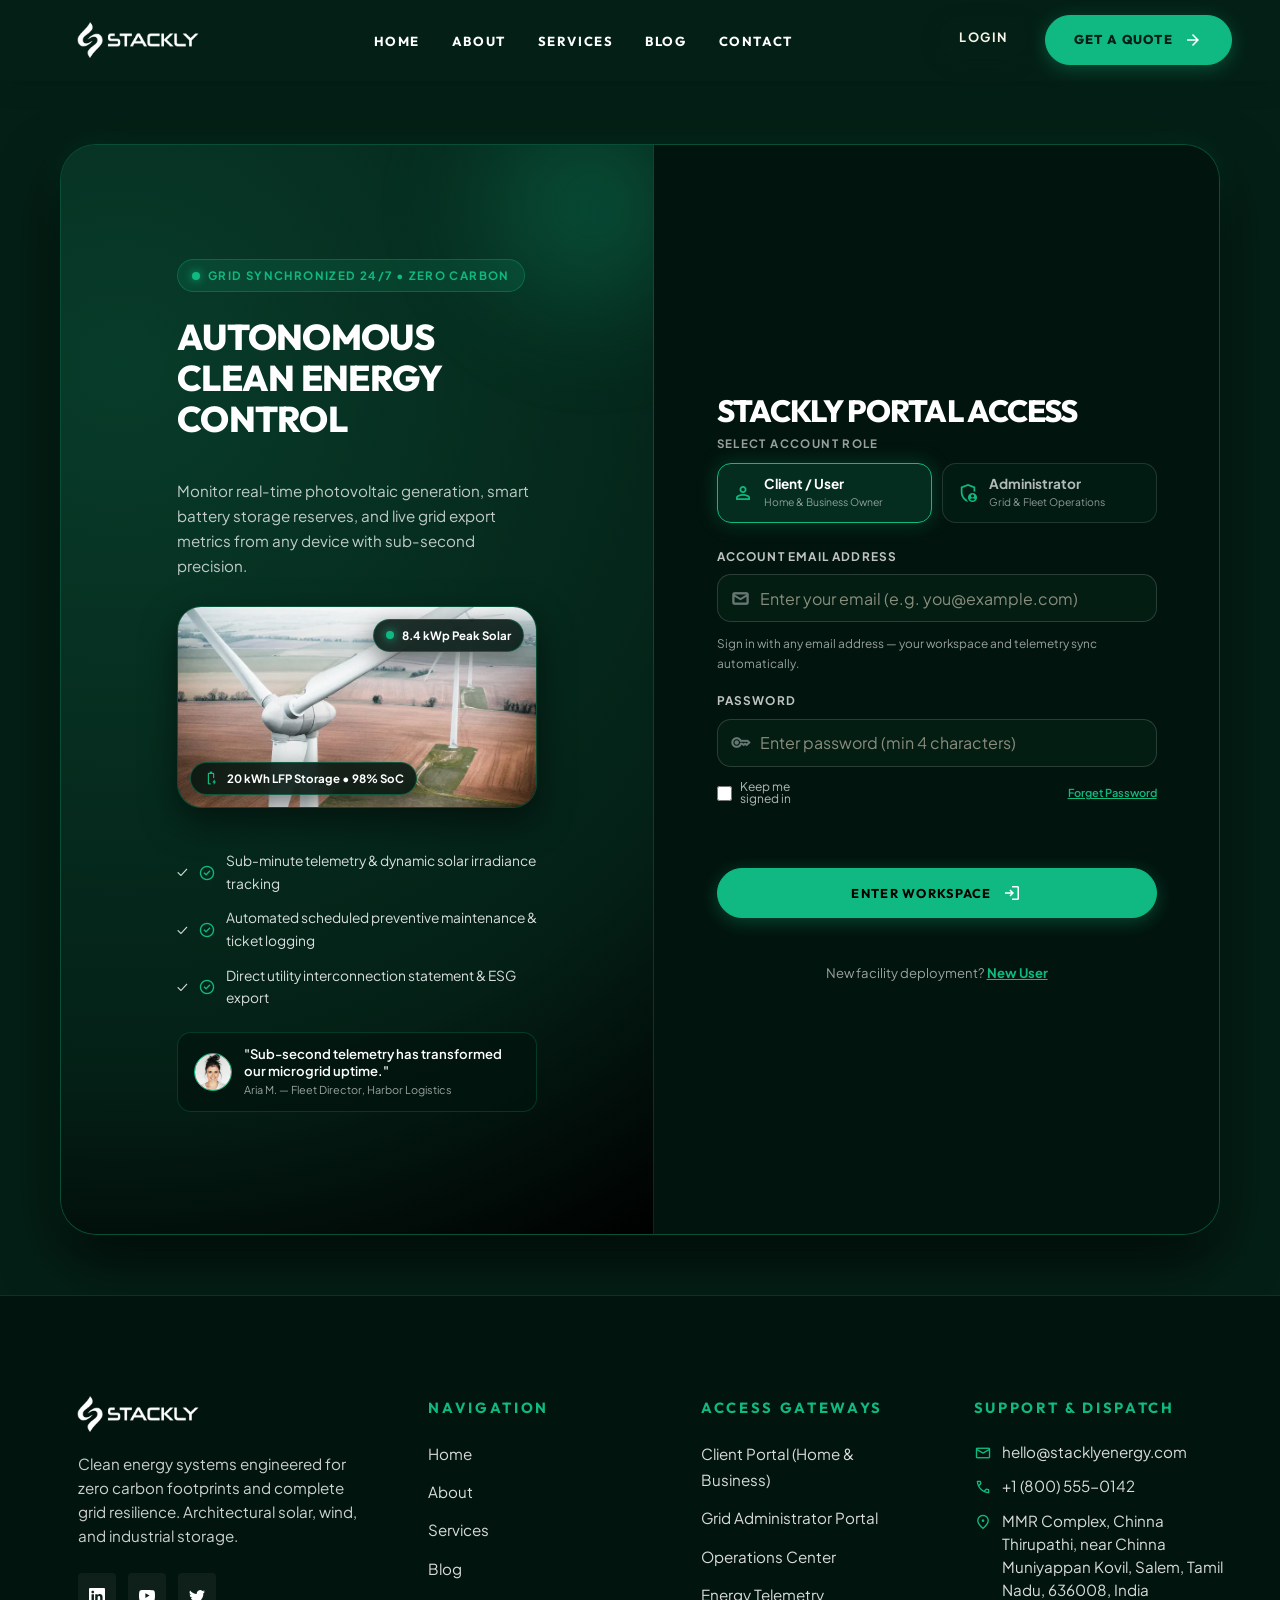
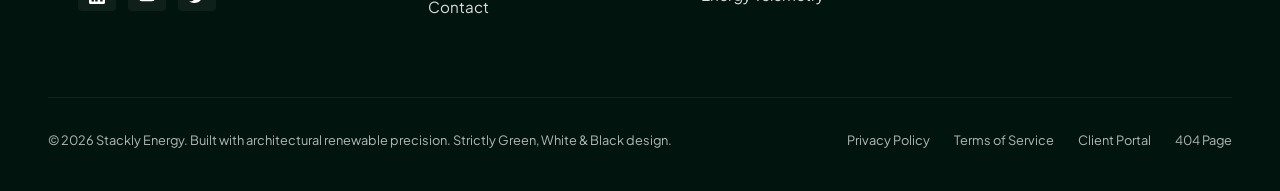
<file: user-dashboard.html>
<!DOCTYPE html>
<html lang="en">
<head>
  <meta charset="UTF-8">
  <meta name="viewport" content="width=device-width, initial-scale=1.0">
  <title>My Energy Dashboard — Stackly Energy</title>
  <meta name="description" content="Live solar telemetry, devices, analytics, billing and support for your Stackly renewable energy system.">
  <link rel="preconnect" href="https://fonts.googleapis.com">
  <link rel="preconnect" href="https://fonts.gstatic.com" crossorigin>
  <link href="https://fonts.googleapis.com/css2?family=Outfit:wght@300;400;500;600;700;800;900&family=Plus+Jakarta+Sans:ital,wght@0,300;0,400;0,500;0,600;0,700;0,800;1,400&display=swap" rel="stylesheet">
  <link rel="stylesheet" href="css/style.css">
  <link rel="stylesheet" href="https://fonts.googleapis.com/css2?family=Material+Symbols+Outlined:opsz,wght,FILL,GRAD@20..48,100..700,0..1,-50..200">
  <link rel="stylesheet" href="css/dashboard.css">
</head>
<body class="page-dashboard">
  <div class="dash-shell" id="userDashboardRoot">

    <!-- TOP BAR -->
    <header class="dash-topbar">
      <div class="dash-topbar-left" style="display:flex; align-items:center; gap:12px;">
        <button class="dash-menu-toggle" id="dashMenuToggle" aria-label="Toggle sidebar"><span class="material-symbols-outlined">menu</span></button>
<!-- <a href="./user-dashboard.html#ud-home" style="display:inline-flex;align-items:center;gap:10px;text-decoration:none;"><img src="./img/logo-dark.webp" class="logo-dark" width="180" height="40" alt="Stackly Energy Logo"></a> -->
        <button class="dash-nav-item logo-img-display" style="background:none !important; box-shadow:none !important; left: -50px" data-panel="ud-home"><img src="./img/logo-dark.webp" class="logo-dark" width="180" height="40" alt="Stackly Energy Logo"></button>

      </div>
      <div class="dash-topbar-actions">
        <span class="dash-live-pill"><span class="live-dot"></span>Live</span>
        <div class="dash-user-chip">
          <div><div class="u-name" id="dashUserName">—</div><div class="u-role" id="dashUserRole">—</div></div>
          <div class="dash-avatar" id="dashAvatar"><img src="img/avatar-priya.webp" alt="Priya N." style="width:100%; height:100%; border-radius:50%; object-fit:cover; display:block;"></div>
        </div>
        <button type="button" class="dash-btn sm dash-btn-logout" data-logout><span class="material-symbols-outlined" style="font-size:18px;">logout</span> Logout</button>
      </div>
    </header>

    <div class="dash-frame">
      <!-- SIDEBAR -->
      <aside class="dash-sidebar" id="dashSidebar">
        <!-- Mobile drawer header: brand + close (X) button -->
        <div class="dash-sidebar-head">
          <div class="dash-sidebar-brand">
          <button class="dash-nav-item" style="background:none !important; box-shadow:none !important; " data-panel="ad-overview"><img src="./img/logo-dark.webp" class="logo-dark" width="180" height="40" alt="Stackly Energy Logo"></button>
          </div>
          <button type="button" class="dash-sidebar-close" id="dashSidebarClose" aria-label="Close navigation menu">
            <span class="material-symbols-outlined">close</span>
          </button>
        </div>
        <div class="dash-sidebar-label">Overview</div>
        <button class="dash-nav-item active" data-panel="ud-home"><span class="material-symbols-outlined">dashboard</span> Overview</button>
        <button class="dash-nav-item" data-panel="ud-telemetry"><span class="material-symbols-outlined">monitoring</span> Live Telemetry</button>

        <div class="dash-sidebar-label">Manage</div>
        <button class="dash-nav-item" data-panel="ud-devices"><span class="material-symbols-outlined">memory</span> Devices</button>
        <button class="dash-nav-item" data-panel="ud-analytics"><span class="material-symbols-outlined">insert_chart</span> Analytics</button>

        <div class="dash-sidebar-label">Account</div>
        <button class="dash-nav-item" data-panel="ud-billing"><span class="material-symbols-outlined">receipt_long</span> Billing</button>
        <button class="dash-nav-item" data-panel="ud-profile"><span class="material-symbols-outlined">person</span> Profile</button>
        <button class="dash-nav-item" data-panel="ud-support"><span class="material-symbols-outlined">support_agent</span> Support<span class="nav-count" id="udTicketCount">0</span></button>

        <div class="dash-sidebar-foot">Signed in as <strong id="udSidebarEmail" style="color:#10b981; display:block; word-break:break-all;">—</strong>Telemetry simulated locally.</div>
      </aside>
      <div class="dash-backdrop" id="dashBackdrop"></div>

      <!-- CONTENT -->
      <main class="dash-content">

        <div class="maintenance-banner" id="maintenanceBanner">
          <span class="material-symbols-outlined">engineering</span>
          <span>Scheduled maintenance active — telemetry may lag.</span>
        </div>

        <!-- ======== PANEL: OVERVIEW ======== -->
        <section class="dash-panel active" id="ud-home">
          <div class="dash-hero">
            <div>
              <h1 id="udHello">Welcome back</h1>
              <p>Your renewable system is streaming live. Use the sidebar to explore every section.</p>
            </div>
            <div class="dash-hero-actions">
              <!-- <a href="index.html" class="dash-btn"><span class="material-symbols-outlined" style="font-size:18px;">home</span> Back to Site</a> -->
              <button class="dash-btn primary" data-goto="ud-support"><span class="material-symbols-outlined" style="font-size:18px;">support_agent</span> Get Support</button>
            </div>
          </div>

          <!-- Real-World Installation Showcase -->
          <div class="dash-facility-hero">
            <div class="facility-img-wrap">
              <img src="img/hero-home.webp" alt="Sunnyvale Monitored Solar Residence" class="facility-img">
              <div class="facility-gradient-overlay"></div>
              <div class="facility-top-badges">
                <span class="dash-badge badge-open"><span class="live-dot"></span>ACTIVE GENERATION</span>
                <span class="facility-pill"><span class="material-symbols-outlined">verified</span>Tier 1 Microgrid</span>
              </div>
              <div class="facility-caption">
                <div class="facility-tag">SITE <span id="udFacilitySiteId">STK-8492</span> • <span id="udFacilityEmail" style="color:#ffffff;">CLIENT PORTAL</span></div>
                <h2 class="facility-title">Sunnyvale Monitored Solar &amp; Storage Residence</h2>
                <div class="facility-meta-chips">
                  <span><span class="material-symbols-outlined">solar_power</span>8.4 kWp Monocrystalline PV</span>
                  <span><span class="material-symbols-outlined">battery_charging_full</span>20 kWh LFP Storage</span>
                  <span><span class="material-symbols-outlined">wb_sunny</span>842 W/m² Irradiance</span>
                  <span><span class="material-symbols-outlined">shield</span>25-Yr Output Bond</span>
                </div>
              </div>
            </div>
          </div>

          <!-- 3.1 status metrics -->
          <div class="dash-section">
            <div class="dash-section-head">
              <h2><span class="material-symbols-outlined">insights</span> System Status</h2>
              <span class="sub">Updated <span id="udUpdated">—</span></span>
            </div>
            <div class="dash-metrics">
              <div class="dash-metric"><div class="m-label">Generating Now</div><div class="m-value accent" id="udPower">—</div><div class="m-delta"><span class="material-symbols-outlined">wb_sunny</span><span id="udStatus">—</span></div></div>
              <div class="dash-metric"><div class="m-label">Battery</div><div class="m-value" id="udBattery">—%</div><div style="margin-top:10px; height:8px; border-radius:999px; background:rgba(255,255,255,0.12); overflow:hidden;"><div id="udSocBar" style="height:100%; width:0%; border-radius:999px; background:linear-gradient(90deg, var(--color-accent), rgba(31,138,76,0.4)); transition:width 0.6s ease;"></div></div></div>
              <div class="dash-metric"><div class="m-label">Grid Exchange</div><div class="m-value" id="udGrid">—</div><div class="m-delta"><span class="material-symbols-outlined">electric_meter</span>+ export • − import</div></div>
              <div class="dash-metric"><div class="m-label">CO₂ Avoided Today</div><div class="m-value" id="udCo2">—</div><div class="m-delta"><span class="material-symbols-outlined">eco</span>vs. grid baseline</div></div>
            </div>
          </div>

          <!-- 3.2 today chart -->
          <div class="dash-section">
            <div class="dash-section-head"><h2><span class="material-symbols-outlined">ssid_chart</span> Today's Flow</h2><span class="sub">Rolling live window</span></div>
            <div class="chart-card">
              <canvas id="udChart" height="220"></canvas>
              <div class="chart-legend"><span><i></i>Production</span><span><i class="alt"></i>Consumption</span></div>
            </div>
          </div>

          <!-- 3.3 quick actions -->
          <div class="dash-section">
            <div class="dash-section-head"><h2><span class="material-symbols-outlined">bolt</span> Quick Actions</h2></div>
            <div style="display:flex; gap:10px; flex-wrap:wrap;">
              <button class="dash-btn primary" data-goto="ud-telemetry"><span class="material-symbols-outlined" style="font-size:18px;">monitoring</span> Open Telemetry</button>
              <button class="dash-btn" data-goto="ud-billing"><span class="material-symbols-outlined" style="font-size:18px;">receipt_long</span> View Billing</button>
              <button class="dash-btn" data-goto="ud-analytics"><span class="material-symbols-outlined" style="font-size:18px;">insert_chart</span> See Analytics</button>
              <button class="dash-btn" data-goto="ud-devices"><span class="material-symbols-outlined" style="font-size:18px;">memory</span> Device Health</button>
            </div>
          </div>
        </section>

        <!-- ======== PANEL: LIVE TELEMETRY ======== -->
        <section class="dash-panel" id="ud-telemetry">
          <div class="dash-hero"><div><h1>Live Telemetry</h1><p>Real-time production, storage and grid data — refreshed every 2 seconds.</p></div></div>

          <!-- 3.1 power flow -->
          <div class="dash-section">
            <div class="dash-section-head"><h2><span class="material-symbols-outlined">electric_bolt</span> Power Flow</h2><span class="sub">Updated <span id="udTelUpdated">—</span></span></div>
            <div class="dash-metrics">
              <div class="dash-metric"><div class="m-label">Production</div><div class="m-value accent" id="udTelPower">—</div><div class="m-delta"><span class="material-symbols-outlined">solar_power</span>Array output</div></div>
              <div class="dash-metric"><div class="m-label">Consumption</div><div class="m-value" id="udTelLoad">—</div><div class="m-delta"><span class="material-symbols-outlined">power</span>Home load</div></div>
              <div class="dash-metric"><div class="m-label">Battery SoC</div><div class="m-value" id="udTelBattery">—%</div><div style="margin-top:10px; height:8px; border-radius:999px; background:rgba(255,255,255,0.12); overflow:hidden;"><div id="udTelSocBar" style="height:100%; width:0%; border-radius:999px; background:linear-gradient(90deg, var(--color-accent), rgba(31,138,76,0.4)); transition:width 0.6s ease;"></div></div></div>
              <div class="dash-metric"><div class="m-label">Grid</div><div class="m-value" id="udTelGrid">—</div><div class="m-delta"><span class="material-symbols-outlined">electric_meter</span>+ export • − import</div></div>
              <div class="dash-metric"><div class="m-label">Autonomy</div><div class="m-value" id="udTelAutonomy">—</div><div class="m-delta"><span class="material-symbols-outlined">shield</span>Self-sufficiency</div></div>
            </div>
          </div>

          <!-- 3.2 big chart -->
          <div class="dash-section">
            <div class="dash-section-head"><h2><span class="material-symbols-outlined">monitoring</span> Production vs Consumption</h2><span class="dash-badge badge-open"><span class="live-dot"></span>STREAMING</span></div>
            <div class="chart-card">
              <canvas id="udTelChart" height="240"></canvas>
              <div class="chart-legend"><span><i></i>Production</span><span><i class="alt"></i>Consumption</span></div>
            </div>
          </div>

          <!-- 3.3 cumulative -->
          <div class="dash-section">
            <div class="dash-section-head"><h2><span class="material-symbols-outlined">stacked_line_chart</span> Cumulative Today</h2></div>
            <div style="display:flex; gap:24px; flex-wrap:wrap; font-size:0.88rem;">
              <span>Account: <strong id="udUserEmailDisplay" style="color:#10b981; font-weight:700;">—</strong></span>
              <span>Generated: <strong id="udGenerated" style="color:var(--color-accent); font-weight:700;">— kWh</strong></span>
              <span>Exported: <strong id="udExported" style="color:var(--color-accent); font-weight:700;">— kWh</strong></span>
              <span>Site ID: <strong id="udSiteId" style="color:var(--color-accent); font-weight:700;">—</strong></span>
            </div>
          </div>
        </section>

        <!-- ======== PANEL: DEVICES ======== -->
        <section class="dash-panel" id="ud-devices">
          <div class="dash-hero"><div><h1>Device Fleet</h1><p>Every monitored component at your site with live status, hardware imagery and readings.</p></div></div>

          <!-- Realistic Hardware Gallery -->
          <div class="hardware-fleet-grid">
            <div class="hardware-card">
              <div class="hardware-img-wrap">
                <img src="img/svc-monitoring.webp" alt="Primary Hybrid Inverter">
                <div class="card-overlay-badge"><span class="dash-badge badge-open">98.2% Eff</span></div>
              </div>
              <div class="hardware-content">
                <div class="hardware-tag">INV-01 • Hybrid</div>
                <div class="hardware-name">Central String Inverter</div>
                <div class="hardware-specs">Dual MPPT • 10 kW continuous conversion</div>
                <span class="dash-badge badge-open"><span class="material-symbols-outlined">check_circle</span>Online</span>
              </div>
            </div>

            <div class="hardware-card">
              <div class="hardware-img-wrap">
                <img src="img/svc-battery.webp" alt="LFP Battery Bank">
                <div class="card-overlay-badge"><span class="dash-badge badge-open">94% SoC</span></div>
              </div>
              <div class="hardware-content">
                <div class="hardware-tag">BMS-01 • Storage</div>
                <div class="hardware-name">20 kWh LiFePO4 Bank</div>
                <div class="hardware-specs">Active liquid cooling • 6,000 cycle rating</div>
                <span class="dash-badge badge-open"><span class="material-symbols-outlined">check_circle</span>Online</span>
              </div>
            </div>

            <div class="hardware-card">
              <div class="hardware-img-wrap">
                <img src="img/svc-solar.webp" alt="High-Efficiency Monocrystalline Panels">
                <div class="card-overlay-badge"><span class="dash-badge badge-open">8.4 kWp</span></div>
              </div>
              <div class="hardware-content">
                <div class="hardware-tag">PV-ARRAY • Generation</div>
                <div class="hardware-name">All-Black Monocrystalline</div>
                <div class="hardware-specs">22.4% cell efficiency • Half-cut bifacial</div>
                <span class="dash-badge badge-open"><span class="material-symbols-outlined">check_circle</span>Online</span>
              </div>
            </div>

            <div class="hardware-card">
              <div class="hardware-img-wrap">
                <img src="img/svc-maintenance.webp" alt="Drone Thermography Inspection">
                <div class="card-overlay-badge"><span class="dash-badge badge-open">Verified</span></div>
              </div>
              <div class="hardware-content">
                <div class="hardware-tag">DIAG-01 • Fleet QA</div>
                <div class="hardware-name">IR Drone Thermography</div>
                <div class="hardware-specs">Weekly automated scan • Zero hot-spots</div>
                <span class="dash-badge badge-open"><span class="material-symbols-outlined">verified</span>Pass</span>
              </div>
            </div>
          </div>

          <!-- 3.1 table -->
          <div class="dash-section">
            <div class="dash-section-head"><h2><span class="material-symbols-outlined">memory</span> Installed Hardware</h2><span class="sub" id="udDeviceCount">—</span></div>
            <div style="overflow-x:auto;">
              <table class="dash-table">
                <thead><tr><th>Device ID</th><th>Name</th><th>Type</th><th>Status</th><th>Reading</th></tr></thead>
                <tbody id="udDeviceTable"></tbody>
              </table>
            </div>
          </div>

          <!-- 3.2 alerts -->
          <div class="dash-section">
            <div class="dash-section-head"><h2><span class="material-symbols-outlined">warning</span> Active Alerts</h2></div>
            <div id="udDeviceAlerts"></div>
          </div>

          <!-- 3.3 diagnostics -->
          <div class="dash-section">
            <div class="dash-section-head"><h2><span class="material-symbols-outlined">build</span> Diagnostics</h2></div>
            <div class="dash-list-row"><div class="l-main"><span class="material-symbols-outlined">verified</span><div><div class="l-title">Firmware integrity</div><div class="l-sub">Last verified today</div></div></div><span class="l-end accent">Pass</span></div>
            <div class="dash-list-row"><div class="l-main"><span class="material-symbols-outlined">thermostat</span><div><div class="l-title">Thermal scan</div><div class="l-sub">Drone IR sweep — weekly</div></div></div><span class="l-end accent">Nominal</span></div>
            <div class="dash-list-row"><div class="l-main"><span class="material-symbols-outlined">electrical_services</span><div><div class="l-title">Ground-fault test</div><div class="l-sub">Automatic monthly</div></div></div><span class="l-end accent">Pass</span></div>
          </div>
        </section>

        <!-- ======== PANEL: ANALYTICS ======== -->
        <section class="dash-panel" id="ud-analytics">
          <div class="dash-hero"><div><h1>Analytics</h1><p>Historical generation, savings trend and environmental impact.</p></div></div>

          <!-- 3.1 history chart -->
          <div class="dash-section">
            <div class="dash-section-head"><h2><span class="material-symbols-outlined">calendar_month</span> 14-Day Generation History</h2></div>
            <div class="chart-card"><canvas id="udHistChart" height="220"></canvas><div class="chart-legend"><span><i></i>Daily energy (kWh)</span></div></div>
          </div>

          <!-- 3.2 savings -->
          <div class="dash-section">
            <div class="dash-section-head"><h2><span class="material-symbols-outlined">savings</span> Savings Breakdown</h2></div>
            <div class="dash-metrics">
              <div class="dash-metric"><div class="m-label">This Month</div><div class="m-value accent" id="udSaveMonth">—</div><div class="m-delta"><span class="material-symbols-outlined">trending_up</span>vs. utility bill</div></div>
              <div class="dash-metric"><div class="m-label">This Year</div><div class="m-value" id="udSaveYear">—</div><div class="m-delta"><span class="material-symbols-outlined">trending_up</span>Year to date</div></div>
              <div class="dash-metric"><div class="m-label">Lifetime</div><div class="m-value" id="udSaveLife">—</div><div class="m-delta"><span class="material-symbols-outlined">all_inclusive</span>Since install</div></div>
            </div>
          </div>

          <!-- 3.3 impact -->
          <div class="dash-section">
            <div class="dash-section-head"><h2><span class="material-symbols-outlined">forest</span> Environmental Impact</h2><span class="facility-pill"><span class="material-symbols-outlined">eco</span>EPA Clean Air Dividend</span></div>
            
            <!-- Realistic Forest ESG Showcase -->
            <div class="impact-showcase-card">
              <div class="impact-img-wrap">
                <img src="img/impact-forest.webp" alt="Lush forest environmental offset">
                <div class="impact-overlay">
                  <div class="facility-tag">CERTIFIED ENVIRONMENTAL OFFSET</div>
                  <h3 class="impact-title">Certified Net-Zero Clean Energy Footprint</h3>
                  <p class="impact-sub">Your rooftop installation offsets over 14.2 tons of carbon lifetime — equivalent to 348 mature forest trees conserved annually.</p>
                </div>
              </div>
            </div>

            <div class="dash-list-row"><div class="l-main"><span class="material-symbols-outlined">co2</span><div><div class="l-title">CO₂ avoided (lifetime)</div><div class="l-sub">EPA equivalency factors</div></div></div><span class="l-end accent" id="udImpactCo2">—</span></div>
            <div class="dash-list-row"><div class="l-main"><span class="material-symbols-outlined">park</span><div><div class="l-title">Trees equivalent</div><div class="l-sub">42 kg CO₂ / tree / yr</div></div></div><span class="l-end accent" id="udImpactTrees">—</span></div>
            <div class="dash-list-row"><div class="l-main"><span class="material-symbols-outlined">directions_car</span><div><div class="l-title">Car km avoided</div><div class="l-sub">120 g CO₂ / km</div></div></div><span class="l-end accent" id="udImpactKm">—</span></div>
          </div>
        </section>

        <!-- ======== PANEL: BILLING ======== -->
        <section class="dash-panel" id="ud-billing">
          <div class="dash-hero"><div><h1>Billing &amp; Plans</h1><p>Your plan, invoice history and payment method.</p></div></div>

          <!-- 3.1 plan -->
          <div class="dash-section">
            <div class="dash-section-head"><h2><span class="material-symbols-outlined">workspace_premium</span> Current Plan</h2><span class="dash-badge badge-open">ACTIVE</span></div>
            <div style="display:flex; justify-content:space-between; align-items:center; gap:18px; flex-wrap:wrap;">
              <div>
                <div style="font-family:var(--font-display); font-weight:800; font-size:1.25rem;" id="udPlanName">—</div>
                <div style="font-size:0.82rem; color:var(--dark-65);" id="udPlanDesc">—</div>
              </div>
              <div style="font-family:var(--font-display); font-weight:800; font-size:1.5rem;" id="udPlanPrice">—</div>
            </div>
          </div>

          <!-- 3.2 invoices -->
          <div class="dash-section">
            <div class="dash-section-head"><h2><span class="material-symbols-outlined">receipt_long</span> Invoice History</h2></div>
            <div id="udInvoiceList"></div>
          </div>

          <!-- 3.3 payment -->
          <div class="dash-section">
            <div class="dash-section-head"><h2><span class="material-symbols-outlined">credit_card</span> Payment Method</h2></div>
            <div class="dash-list-row"><div class="l-main"><span class="material-symbols-outlined">credit_card</span><div><div class="l-title">Visa •••• 4291</div><div class="l-sub">Expires 09/2029</div></div></div><span class="l-end">Default</span></div>
            <div class="dash-list-row"><div class="l-main"><span class="material-symbols-outlined">account_balance</span><div><div class="l-title">Auto-pay enabled</div><div class="l-sub">Charged on the 1st</div></div></div><span class="l-end accent">On</span></div>
          </div>
        </section>

        <!-- ======== PANEL: PROFILE ======== -->
        <section class="dash-panel" id="ud-profile">
          <div class="dash-hero"><div><h1>My Profile</h1><p>Manage your identity, site and security settings.</p></div></div>

          <!-- 3.1 account -->
          <div class="dash-section">
            <div class="dash-section-head"><h2><span class="material-symbols-outlined">badge</span> Account</h2></div>
            <div style="display:flex; gap:18px; align-items:center; flex-wrap:wrap;">
              <img src="img/avatar-priya.webp" alt="Priya N." class="dash-avatar-photo" style="width:72px; height:72px;" id="udProfileAvatar">
              <div>
                <div style="font-family:var(--font-display); font-weight:800; font-size:1.2rem; color:#ffffff;" id="udProfileName">—</div>
                <div style="font-size:0.84rem; color:rgba(255,255,255,0.65);" id="udProfileEmail">—</div>
                <span class="dash-badge badge-user" style="margin-top:8px;" id="udProfileRole">USER</span>
              </div>
            </div>
          </div>

          <!-- 3.2 site -->
          <div class="dash-section">
            <div class="dash-section-head"><h2><span class="material-symbols-outlined">location_on</span> System &amp; Site</h2></div>
            <div class="field-row">
              <div class="field-group"><label class="dash-label">Site ID</label><input class="dash-input" id="udProfileSite" readonly></div>
              <div class="field-group"><label class="dash-label">System Plan</label><input class="dash-input" id="udProfilePlan" readonly></div>
            </div>
            <div class="field-row">
              <div class="field-group"><label class="dash-label">Commissioned</label><input class="dash-input" value="March 2026" readonly></div>
              <div class="field-group"><label class="dash-label">Warranty</label><input class="dash-input" value="25-year output bond" readonly></div>
            </div>

            <div class="profile-signoff">
              <img src="img/choose-engineer.webp" alt="Certified Lead Engineer" class="signoff-thumb">
              <div>
                <strong style="color:#ffffff;">Commissioned &amp; Certified by Lead Engineer Marcus Vance</strong>
                <small style="color:rgba(255,255,255,0.6); display:block;">NABCEP Certified Installation ID #STK-8492 • 25-Year Performance Bond</small>
              </div>
            </div>
          </div>

          <!-- 3.3 security -->
          <div class="dash-section">
            <div class="dash-section-head"><h2><span class="material-symbols-outlined">lock</span> Security</h2></div>
            <form id="udPasswordForm">
              <div class="field-row">
                <div class="field-group"><label class="dash-label">New password</label><input class="dash-input" type="password" id="udNewPass" placeholder="Any value (demo)"></div>
                <div class="field-group"><label class="dash-label">Confirm password</label><input class="dash-input" type="password" id="udNewPass2" placeholder="Any value (demo)"></div>
              </div>
              <button type="submit" class="dash-btn primary"><span class="material-symbols-outlined" style="font-size:18px;">save</span> Update Password</button>
            </form>
          </div>
        </section>

        <!-- ======== PANEL: SUPPORT ======== -->
        <section class="dash-panel" id="ud-support">
          <div class="dash-hero"><div><h1>Support Center</h1><p>Tickets reach the admin team instantly and sync both ways in real time.</p></div></div>

          <!-- 3.1 new ticket -->
          <div class="dash-section">
            <div class="dash-section-head"><h2><span class="material-symbols-outlined">edit_note</span> New Ticket</h2></div>
            <form id="ticketForm">
              <div class="field-group"><label class="dash-label">Subject</label><input class="dash-input" id="ticketSubject" required placeholder="e.g. Inverter showing amber light"></div>
              <div class="field-group"><label class="dash-label">Message</label><textarea class="dash-textarea" id="ticketMessage" rows="4" required placeholder="Describe the issue — include error codes"></textarea></div>
              <button type="submit" class="dash-btn primary"><span class="material-symbols-outlined" style="font-size:18px;">send</span> Submit Ticket</button>
            </form>
          </div>

          <!-- 3.2 my tickets -->
          <div class="dash-section">
            <div class="dash-section-head"><h2><span class="material-symbols-outlined">confirmation_number</span> My Tickets</h2><span class="sub" id="udTicketSub">—</span></div>
            <div id="udTicketList"></div>
          </div>

          <!-- 3.3 channels -->
          <div class="dash-section">
            <div class="dash-section-head"><h2><span class="material-symbols-outlined">contact_phone</span> Other Channels</h2></div>
            <div class="dash-list-row"><div class="l-main"><span class="material-symbols-outlined">mail</span><div><div class="l-title">Email support</div><div class="l-sub" id="udSupportEmail">support@stacklyenergy.com</div></div></div><span class="l-end">24h</span></div>
            <div class="dash-list-row"><div class="l-main"><span class="material-symbols-outlined">call</span><div><div class="l-title">Priority line</div><div class="l-sub">+91 (800) 246-8800</div></div></div><span class="l-end accent">Commercial</span></div>
            <div class="dash-list-row"><div class="l-main"><span class="material-symbols-outlined">chat</span><div><div class="l-title">Emergency outage</div><div class="l-sub">Automatic escalation</div></div></div><span class="l-end accent">Instant</span></div>
          </div>
        </section>

      </main>
    </div>
  </div>

  <div class="dash-toast" id="dashToast"><span class="material-symbols-outlined">check_circle</span><span id="dashToastMsg"></span></div>

  <script src="js/lenis.min.js"></script>
  <script src="js/auth.js"></script>
  <script src="js/main.js"></script>
  <script src="js/dashboard.js"></script>
</body>
</html>
</file>
<file: css/style.css>
/* ==========================================================================
   STACKLY ENERGY — LUXURY EDITORIAL DESIGN SYSTEM
   Strict 3-Color Palette:
   - Primary Background: #F5F2E8 (Warm Cream)
   - Dark Contrast:     #0B2B1C (Deep Forest Green)
   - Accent:            #1F8A4C (Natural Renewable Energy Green)
   ========================================================================== */

/* Fonts are loaded optimized via <link rel="preconnect"> + display=swap
   <link> tags in each HTML page head (no render-blocking @import here).
   This CSS works even before webfonts arrive thanks to the fallback stacks. */

:root {
  /* ==========================================================================
     AWARD-WINNING LUXURY EDITORIAL SYSTEM
     Strict Palette: Green, Dark Green, White & Black
     ========================================================================== */
  --color-green: #10b981;          /* Vibrant Emerald Accent */
  --color-green-neon: #00e676;     /* Electric Green Glow */
  --color-green-dark: #059669;     /* Deep Emerald Accent */
  --color-dark-green: #042016;     /* Deep Forest Base */
  --color-dark-green-card: #062b1e;/* Surface Card */
  --color-dark-green-deep: #02140e;/* Deepest Shadow Background */
  --color-white: #ffffff;          /* Pure Crisp White */
  --color-black: #000000;          /* Pure Absolute Black */
  --color-black-rich: #060a08;     /* Obsidian Dark */
  --color-black-surface: #0b120f;  /* Elevated Black Card */

  /* Semantic Aliases */
  --bg-primary: #042016;
  --color-dark: #02140e;
  --color-accent: #10b981;

  /* Strict Alpha Derivations */
  --green-80: rgba(16, 185, 129, 0.80);
  --green-40: rgba(16, 185, 129, 0.40);
  --green-20: rgba(16, 185, 129, 0.20);
  --green-12: rgba(16, 185, 129, 0.12);
  --green-06: rgba(16, 185, 129, 0.06);

  --dark-95: rgba(4, 32, 22, 0.95);
  --dark-80: rgba(4, 32, 22, 0.80);
  --dark-65: rgba(4, 32, 22, 0.65);
  --dark-40: rgba(4, 32, 22, 0.40);
  --dark-20: rgba(4, 32, 22, 0.20);
  --dark-12: rgba(4, 32, 22, 0.12);
  --dark-08: rgba(4, 32, 22, 0.08);
  --dark-04: rgba(4, 32, 22, 0.04);

  --white-95: rgba(255, 255, 255, 0.95);
  --white-85: rgba(255, 255, 255, 0.85);
  --white-70: rgba(255, 255, 255, 0.70);
  --white-50: rgba(255, 255, 255, 0.50);
  --white-25: rgba(255, 255, 255, 0.25);
  --white-12: rgba(255, 255, 255, 0.12);
  --white-06: rgba(255, 255, 255, 0.06);

  --cream-95: var(--white-95);
  --cream-80: var(--white-85);
  --cream-60: var(--white-70);
  --cream-30: var(--white-25);
  --cream-15: var(--white-12);
  --cream-08: var(--white-06);

  --accent-80: var(--green-80);
  --accent-20: var(--green-20);
  --accent-12: var(--green-12);
  --accent-06: var(--green-06);

  /* Typography — Award-Winning Outfit (Headings) + Plus Jakarta Sans (Body) */
  --font-display: 'Outfit', 'Plus Jakarta Sans', -apple-system, BlinkMacSystemFont, 'Segoe UI', Roboto, sans-serif;
  --font-body: 'Plus Jakarta Sans', 'Outfit', -apple-system, BlinkMacSystemFont, 'Segoe UI', Roboto, sans-serif;

  /* Type scale */
  --fs-display-1: clamp(2.2rem, 4.5vw, 3.8rem);
  --fs-display-2: clamp(1.6rem, 2.8vw, 2.4rem);
  --fs-lead: 1.08rem;

  /* Fluid Spacing */
  --section-pad-y: clamp(70px, 9vw, 130px);
  --container-max: 1320px;
  --radius-sm: 6px;
  --radius-md: 14px;
  --radius-lg: 24px;
  --radius-xl: 36px;
  --radius-full: 9999px;

  /* Transitions & Easing */
  --trans-fast: 0.22s cubic-bezier(0.16, 1, 0.3, 1);
  --trans-medium: 0.45s cubic-bezier(0.16, 1, 0.3, 1);
  --trans-slow: 0.8s cubic-bezier(0.16, 1, 0.3, 1);
}

/* ==========================================================================
   RESET & BASE STYLES
   ========================================================================== */

*, *::before, *::after {
  box-sizing: border-box;
  margin: 0;
  padding: 0;
}

html {
  scroll-behavior: smooth;
  font-size: 16px; /* standard accessible base type */
  -webkit-text-size-adjust: 100%;
}

/* ==========================================================================
   CUSTOM THIN LUXURY SCROLLBAR (PRIMARY EMERALD COLOR)
   Cross-browser sleek scrollbar: ~7px wide with primary green accent.
   ========================================================================== */
/* Standard Firefox */
html, * {
  scrollbar-width: thin;
  scrollbar-color: var(--color-green, #10b981) rgba(2, 20, 14, 0.85);
}

/* WebKit / Chromium (Chrome, Edge, Safari, Opera) */
::-webkit-scrollbar {
  width: 7px;
  height: 7px;
}

::-webkit-scrollbar-track {
  background: rgba(2, 20, 14, 0.88);
  border-left: 1px solid rgba(16, 185, 129, 0.08);
}

::-webkit-scrollbar-thumb {
  background: var(--color-green, #10b981);
  border-radius: 9999px;
  border: 1.5px solid rgba(2, 20, 14, 0.88);
  background-clip: padding-box;
  transition: background-color 0.25s ease, box-shadow 0.25s ease;
}

::-webkit-scrollbar-thumb:hover {
  background: var(--color-green-neon, #00e676);
  border: 1px solid rgba(2, 20, 14, 0.88);
  box-shadow: 0 0 10px rgba(16, 185, 129, 0.65);
}

::-webkit-scrollbar-thumb:active {
  background: var(--color-green-dark, #059669);
}

::-webkit-scrollbar-corner {
  background: rgba(2, 20, 14, 0.88);
}

/* ==========================================================================
   LENIS SMOOTH SCROLL ENGINE CORE STYLES
   ========================================================================== */
html.lenis,
html.lenis body {
  height: auto;
}

.lenis.lenis-smooth {
  scroll-behavior: auto !important;
}

.lenis.lenis-smooth [data-lenis-prevent] {
  overscroll-behavior: contain;
}

.lenis.lenis-stopped {
  overflow: clip !important;
}

.lenis.lenis-smooth iframe {
  pointer-events: none;
}

/* Accessible offset when scrolling to sections */
section,
[id] {
  scroll-margin-top: 96px;
}

body {
  background-color: var(--color-dark-green);
  color: var(--color-white);
  font-family: var(--font-body);
  font-weight: 400;
  line-height: 1.65;
  overflow-x: hidden;
  padding-top: 84px;
  -webkit-font-smoothing: antialiased;
  -moz-osx-font-smoothing: grayscale;
}

::selection {
  background-color: var(--color-green);
  color: var(--color-black);
}

img, video {
  display: block;
  max-width: 100%;
  height: auto;
  object-fit: cover;
}

a {
  color: inherit;
  text-decoration: none;
  transition: color var(--trans-fast);
}

button, input, textarea, select {
  font: inherit;
  color: inherit;
  border: none;
  background: none;
  outline: none;
}

button {
  cursor: pointer;
}

ul, ol {
  list-style: none;
}

.material-symbols-outlined {
  font-family: 'Material Symbols Outlined';
  font-weight: 300;
  font-style: normal;
  font-size: 24px;
  line-height: 1;
  letter-spacing: normal;
  text-transform: none;
  display: inline-block;
  white-space: nowrap;
  word-wrap: normal;
  direction: ltr;
  vertical-align: middle;
  font-feature-settings: 'liga';
  -webkit-font-smoothing: antialiased;
  color: #fff;
}

/* ==========================================================================
   CONTAINER & LAYOUT UTILITIES
   ========================================================================== */

.container {
  width: 100%;
  max-width: var(--container-max);
  margin-left: auto;
  margin-right: auto;
  padding-left: clamp(20px, 4vw, 48px);
  padding-right: clamp(20px, 4vw, 48px);
 
}

.section {
  padding-top: var(--section-pad-y);
  padding-bottom: var(--section-pad-y);
  position: relative;
}



.section-cream {
  background-color: var(--color-dark-green);
  color: var(--color-white);
}

.section-dark {
  background-color: var(--color-dark-green-deep);
  color: var(--color-white);
}


.blog-read-meta {
  color:#fff;
}


.blog-read-number {
  color:#fff;
}


/* ==========================================================================
   TYPOGRAPHY HIERARCHY (ARCHITECTURAL & EDITORIAL)
   ========================================================================== */

.eyebrow {
  display: inline-flex;
  align-items: center;
  gap: 10px;
  font-family: var(--font-body);
  font-size: 0.85rem;
  font-weight: 700;
  letter-spacing: 0.2em;
  text-transform: uppercase;
  color: var(--color-accent);
  margin-bottom: 1.25rem;
}

.eyebrow::before {
  content: '';
  display: inline-block;
  width: 8px;
  height: 8px;
  border-radius: 50%;
  background-color: var(--color-accent);
}

.eyebrow-dark {
  color: var(--color-accent);
}

.display-1 {
  font-family: var(--font-display);
  font-size: var(--fs-display-1);
  font-weight: 800;
  line-height: 1.08;
  letter-spacing: -0.02em;
  text-transform: uppercase;
  color: var(--color-white);
}

.section-dark .display-1,
.display-1.text-cream {
  color: var(--color-white);
}

.display-2 {
  font-family: var(--font-display);
  font-size: var(--fs-display-2);
  font-weight: 800;
  line-height: 1.14;
  letter-spacing: -0.02em;
  text-transform: uppercase;
  color: var(--color-white);
}

.section-dark .display-2,
.display-2.text-cream {
  color: var(--color-white);
}

.heading-3 {
  font-family: var(--font-display);
  font-size: clamp(1.5rem, 2.4vw, 2.2rem);
  font-weight: 700;
  line-height: 1.2;
  letter-spacing: -0.02em;
  color: var(--color-white);
}

.heading-4 {
  font-family: var(--font-display);
  font-size: 1.3rem;
  font-weight: 700;
  line-height: 1.3;
  letter-spacing: -0.01em;
  color: var(--color-white);
}

.lead-text {
  font-size: var(--fs-lead);
  font-weight: 400;
  line-height: 1.7;
  color: rgba(255, 255, 255, 0.92);
}

.section-dark .lead-text {
  color: rgba(255, 255, 255, 0.92);
}

.body-muted {
  color: rgba(255, 255, 255, 0.78);
  font-size: 0.96rem;
  line-height: 1.65;
}

.section-dark .body-muted {
  color: rgba(255, 255, 255, 0.78);
}

/* ==========================================================================
   BUTTONS & BADGES (STRICT 3 COLORS)
   ========================================================================== */

.btn {
  display: inline-flex;
  align-items: center;
  justify-content: center;
  gap: 12px;
  padding: 14px 30px;
  border-radius: var(--radius-full);
  font-family: var(--font-body);
  font-size: 0.78rem;
  font-weight: 700;
  letter-spacing: 0.12em;
  text-transform: uppercase;
  transition: all var(--trans-fast);
  position: relative;
  overflow: hidden;
  text-align: center;
  white-space: nowrap;
}

.btn .material-symbols-outlined {
  font-size: 20px;
  transition: transform var(--trans-fast);
}

/* Primary Button: Natural Energy Green */
.btn-primary {
  background-color: var(--color-accent);
  color: var(--bg-primary);
  border: 1px solid var(--color-accent);
}

.btn-primary:hover {
  background-color: var(--color-dark);
  border-color: var(--color-dark);
  transform: translateY(-2px);
  box-shadow: 0 12px 28px rgba(31, 138, 76, 0.25);
}

.btn-primary:hover .material-symbols-outlined {
  transform: translateX(4px);
}

/* Dark Button */
.btn-dark {
  background-color: var(--color-dark);
  color: var(--bg-primary);
  border: 1px solid var(--color-dark);
}

.btn-dark:hover {
  background-color: var(--color-accent);
  border-color: var(--color-accent);
  transform: translateY(-2px);
}

/* Dark Outline Button */
.btn-outline-dark {
  background-color: transparent;
  color: var(--color-dark);
  border: 1.5px solid var(--dark-20);
}

.btn-outline-dark:hover {
  border-color: var(--color-dark);
  background-color: var(--color-dark);
  color: var(--bg-primary);
  transform: translateY(-2px);
}

/* Cream Outline Button (for Dark Backgrounds) */
.btn-outline-cream {
  background-color: transparent;
  color: var(--bg-primary);
  border: 1.5px solid var(--cream-30);
}

.btn-outline-cream:hover {
  border-color: var(--color-accent);
  background-color: var(--color-accent);
  color: var(--bg-primary);
  transform: translateY(-2px);
}

.btn-sm {
  padding: 10px 20px;
  font-size: 0.78rem;
  letter-spacing: 0.1em;
}

.tag-badge {
  display: inline-flex;
  align-items: center;
  gap: 6px;
  padding: 6px 14px;
  border-radius: var(--radius-full);
  font-size: 0.72rem;
  font-weight: 700;
  letter-spacing: 0.15em;
  text-transform: uppercase;
  background-color: var(--dark-08);
  color: var(--color-dark);
  border: 1px solid var(--dark-12);
}

.tag-badge-accent {
  background-color: var(--accent-12);
  color: var(--color-accent);
  border-color: var(--accent-20);
}

.section-dark .tag-badge {
  background-color: var(--cream-08);
  color: var(--bg-primary);
  border-color: var(--cream-15);
}

/* ==========================================================================
   STICKY NAVBAR
   ========================================================================== */

.site-header {
  position: fixed;
  top: 0;
  left: 0;
  right: 0;
  width: 100%;
  z-index: 1000;
  /* background-color: rgba(4, 32, 22, 0.90); */
  backdrop-filter: blur(20px);
  -webkit-backdrop-filter: blur(20px);
  border-bottom: 1px solid rgba(16, 185, 129, 0.22);
  margin: 0;
  border-radius: 0;
  transition: all var(--trans-fast);
}

.site-header.scrolled {
  /* background-color: rgba(2, 20, 14, 0.97); */
  border-bottom-color: rgba(16, 185, 129, 0.45);
  box-shadow: 0 10px 35px rgba(0, 0, 0, 0.65), 0 0 20px rgba(16, 185, 129, 0.12);
}

.navbar {
  display: flex;
  align-items: center;
  justify-content: space-between;
  height: 80px;
  transition: height var(--trans-fast);
}

.site-header.scrolled .navbar {
  height: 68px;
}

/* Logo */
.logo {
  display: flex;
  align-items: center;
  gap: 12px;
  font-family: var(--font-display);
  font-size: 1.25rem;
  font-weight: 800;
  letter-spacing: 0.05em;
  color: var(--color-white);
  transition: transform var(--trans-fast), opacity var(--trans-fast);
}



.map-section { width: 100%; position: relative; background: #e8e6df; }
.map-address {
  width: 100%; min-height: 31px; display: flex; align-items: center; justify-content: center;
  padding: 7px 20px; background: #29292e; color: #eee; font-family: var(--sans);
  font-size: 11px; line-height: 1.3; text-align: center; border-radius: 0 0 6px 6px; position: relative; z-index: 2;
}
.map-container { width: 100%; height: 390px; overflow: hidden; background: #e8e6df; }
.map-container iframe { width: 100%; height: 100%; display: block; border: 0; }
.map-address {
  transition: background 0.3s ease, color 0.3s ease;
}
.map-section:hover .map-address {
  background: #1e1e22;
  color: var(--gold-light);
}
.logo-dark {
  filter:brightness(0) invert(1);
}

.logo:hover {
  transform: scale(1.02);
}

.logo-mark {
  display: flex;
  align-items: center;
  justify-content: center;
  width: 38px;
  height: 38px;
  border-radius: 10px;
  background-color: var(--color-green);
  color: var(--color-black);
  box-shadow: 0 0 16px rgba(16, 185, 129, 0.45);
  transition: transform 0.4s cubic-bezier(0.16, 1, 0.3, 1), box-shadow 0.3s ease;
}

.logo:hover .logo-mark {
  transform: rotate(90deg) scale(1.08);
  box-shadow: 0 0 24px rgba(16, 185, 129, 0.8);
}

.logo-text {
  display: flex;
  flex-direction: column;
  line-height: 1;
}

.logo-text span:first-child {
  font-weight: 800;
  color: var(--color-white);
  letter-spacing: 0.06em;
}

.logo-text span:last-child {
  font-size: 0.62rem;
  letter-spacing: 0.32em;
  color: var(--color-green);
  margin-top: 3px;
  font-family: var(--font-display);
  font-weight: 700;
}

/* Nav Menu */
.nav-menu {
  display: flex;
  align-items: center;
  gap: clamp(20px, 2.5vw, 36px);
}

.nav-link {
  font-size: 0.82rem;
  font-weight: 600;
  letter-spacing: 0.12em;
  text-transform: uppercase;
  color: #fff;
  /* color: rgba(255, 255, 255, 0.78); */
  position: relative;
  padding: 8px 0;
  transition: color var(--trans-fast), transform var(--trans-fast);
}

.nav-link::after {
  content: '';
  position: absolute;
  bottom: 0;
  left: 0;
  width: 0%;
  height: 2px;
  background: linear-gradient(90deg, var(--color-green), var(--color-green-neon));
  box-shadow: 0 0 10px var(--color-green);
  transition: width var(--trans-fast);
}

.nav-link:hover {
  color: var(--color-white);
  transform: translateY(-1px);
}

.nav-link:hover::after,
.nav-link.active::after {
  width: 100%;
}

.nav-link.active {
  color: var(--color-green);
  font-weight: 700;
}

/* Nav Actions */
.nav-actions {
  display: flex;
  align-items: center;
  gap: 16px;
}

.nav-login {
  font-size: 0.8rem;
  font-weight: 700;
  letter-spacing: 0.12em;
  text-transform: uppercase;
  color: var(--color-white);
  padding: 9px 20px;
  border-radius: var(--radius-full);
  border: 1px solid rgba(16, 185, 129, 0.35);
  background: rgba(16, 185, 129, 0.08);
  transition: all var(--trans-fast);
}

.nav-login:hover {
  border-color: var(--color-green);
  background-color: var(--color-green);
  color: var(--color-black);
  box-shadow: 0 0 20px rgba(16, 185, 129, 0.4);
  transform: translateY(-2px);
}

/* Mobile Hamburger */
.mobile-toggle {
  display: none;
  flex-direction: column;
  justify-content: center;
  gap: 6px;
  width: 44px;
  height: 44px;
  border-radius: 8px;
  background-color: #fff;
  border: 1px solid rgba(245, 242, 232, 0.15);
  padding: 10px;
  z-index: 1100;
}

.mobile-toggle span {
  display: block;
  width: 100%;
  height: 2px;
  background-color: var(--bg-primary);
  transition: all var(--trans-fast);
}

.mobile-toggle.active span:nth-child(1) {
  transform: translateY(8px) rotate(45deg);
}

.mobile-toggle.active span:nth-child(2) {
  opacity: 0;
}

.mobile-toggle.active span:nth-child(3) {
  transform: translateY(-8px) rotate(-45deg);
}

/* Mobile Nav Drawer */
.mobile-drawer {
  position: fixed;
  top: 0;
  right: -100%;
  width: 100%;
  max-width: 400px;
  height: 100vh;
  background-color: var(--bg-primary);
  border-left: 1px solid var(--dark-12);
  padding: 120px 36px 48px;
  display: flex;
  flex-direction: column;
  justify-content: space-between;
  z-index: 1050;
  transition: right var(--trans-medium);
  box-shadow: -10px 0 40px rgba(11, 43, 28, 0.1);
  overflow-y: auto;
}

.mobile-drawer.open {
  right: 0;
}

.mobile-nav-links {
  display: flex;
  flex-direction: column;
  gap: 24px;
}

.mobile-nav-link {
  font-family: var(--font-display);
  font-size: 1.5rem;
  font-weight: 700;
  text-transform: uppercase;
  color: var(--color-dark);
  display: flex;
  align-items: center;
  justify-content: space-between;
  border-bottom: 1px solid var(--dark-08);
  padding-bottom: 12px;
}

.mobile-nav-link:hover,
.mobile-nav-link.active {
  color: var(--color-accent);
}

.mobile-drawer-backdrop {
  position: fixed;
  inset: 0;
  background-color: var(--dark-65);
  backdrop-filter: blur(4px);
  z-index: 1040;
  opacity: 0;
  pointer-events: none;
  transition: opacity var(--trans-fast);
}

.mobile-drawer-backdrop.show {
  opacity: 1;
  pointer-events: auto;
}

/* ==========================================================================
   SECTION 1 — HERO (ASYMMETRICAL EDITORIAL)
   ========================================================================== */

.hero-section {
  padding-top: clamp(40px, 6vw, 80px);
  padding-bottom: clamp(60px, 8vw, 110px);
  overflow: hidden;
}

.hero-grid {
  display: grid;
  grid-template-columns: 1.15fr 0.95fr;
  gap: clamp(40px, 6vw, 80px);
  align-items: center;
}

.hero-content {
  display: flex;
  flex-direction: column;
  align-items: flex-start;
}

.hero-title {
  margin-bottom: 1.75rem;
}

.hero-title .highlight {
  color: var(--color-accent);
  font-style: normal;
  display: inline;
}

.hero-desc {
  max-width: 540px;
  font-size: clamp(1.05rem, 1.4vw, 1.25rem);
  line-height: 1.6;
  color: rgba(255, 255, 255, 0.9);
  margin-bottom: 2.5rem;
}

.hero-actions {
  display: flex;
  flex-wrap: wrap;
  gap: 16px;
  margin-bottom: 3rem;
}

.hero-metrics-pill {
  display: inline-flex;
  align-items: center;
  gap: 16px;
  padding: 12px 20px;
  border-radius: var(--radius-full);
  background-color: rgba(6, 43, 30, 0.85);
  border: 1px solid rgba(16, 185, 129, 0.3);
  font-size: 0.88rem;
  font-weight: 700;
  color: #ffffff;
}

.hero-metrics-pill .dot {
  width: 6px;
  height: 6px;
  border-radius: 50%;
  background-color: var(--color-accent);
}

/* Hero Media Layered Composition */
.hero-media-wrapper {
  position: relative;
  width: 100%;
}

.hero-image-frame {
  position: relative;
  width: 100%;
  height: clamp(420px, 48vw, 620px);
  border-radius: var(--radius-xl);
  overflow: hidden;
  border: 1px solid var(--dark-12);
  box-shadow: 0 30px 60px rgba(11, 43, 28, 0.12);
  transform: scale(1);
  transition: transform var(--trans-slow);
}

.hero-image-frame img {
  width: 100%;
  height: 100%;
  object-fit: cover;
  transition: transform 1.2s cubic-bezier(0.16, 1, 0.3, 1);
}

.hero-image-frame:hover img {
  transform: scale(1.04);
}

/* Floating Architectural Spec Card */
.hero-floating-card {
  position: absolute;
  bottom: -24px;
  left: -28px;
  background-color: var(--color-dark);
  color: var(--bg-primary);
  padding: 22px 28px;
  border-radius: var(--radius-lg);
  border: 1px solid var(--cream-15);
  box-shadow: 0 20px 40px rgba(11, 43, 28, 0.25);
  display: flex;
  align-items: center;
  gap: 18px;
  z-index: 2;
  max-width: 320px;
}

.hero-floating-card .card-icon {
  display: flex;
  align-items: center;
  justify-content: center;
  width: 48px;
  height: 48px;
  border-radius: 50%;
  background-color: var(--color-accent);
  color: var(--bg-primary);
  flex-shrink: 0;
}

.hero-floating-card .card-text h4 {
  font-family: var(--font-display);
  font-size: 1.1rem;
  font-weight: 700;
  line-height: 1.1;
  color: #fff;
}

.hero-floating-card .card-text p {
  font-size: 0.78rem;
  color: var(--cream-60);
  margin-top: 4px;
  text-transform: uppercase;
  letter-spacing: 0.08em;
}

.hero-top-badge {
  position: absolute;
  top: 24px;
  right: 24px;
  background-color: rgba(4, 32, 22, 0.9);
  backdrop-filter: blur(8px);
  padding: 8px 16px;
  border-radius: var(--radius-full);
  border: 1px solid rgba(16, 185, 129, 0.3);
  font-size: 0.82rem;
  font-weight: 800;
  letter-spacing: 0.12em;
  text-transform: uppercase;
  color: #ffffff;
  display: flex;
  align-items: center;
  gap: 8px;
  z-index: 2;
}

.hero-top-badge .live-dot {
  width: 8px;
  height: 8px;
  border-radius: 50%;
  background-color: var(--color-accent);
  box-shadow: 0 0 0 0 rgba(31, 138, 76, 0.7);
  animation: pulse 2s infinite;
}

@keyframes pulse {
  0% { transform: scale(0.95); box-shadow: 0 0 0 0 rgba(31, 138, 76, 0.7); }
  70% { transform: scale(1); box-shadow: 0 0 0 8px rgba(31, 138, 76, 0); }
  100% { transform: scale(0.95); box-shadow: 0 0 0 0 rgba(31, 138, 76, 0); }
}

/* ==========================================================================
   SECTION 2 — IMPACT / STATS (CLEAN HORIZONTAL IMPACT BAR)
   ========================================================================== */

.impact-section {
  padding: clamp(48px, 6vw, 72px) 0;
  border-top: 1px solid var(--dark-08);
  border-bottom: 1px solid var(--dark-08);
  background-color: var(--bg-primary);
}

.impact-grid {
  display: grid;
  grid-template-columns: repeat(3, 1fr);
  gap: clamp(24px, 4vw, 64px);
  align-items: center;
}

.impact-item {
  display: flex;
  flex-direction: column;
  position: relative;
}

.impact-item:not(:last-child)::after {
  content: '';
  position: absolute;
  right: -24px;
  top: 15%;
  height: 70%;
  width: 1px;
  background-color: var(--dark-12);
}

.impact-num {
  font-family: var(--font-display);
  font-size: clamp(2.75rem, 5vw, 4.5rem);
  font-weight: 800;
  line-height: 1;
  letter-spacing: -0.04em;
  color: var(--color-accent);
  margin-bottom: 0.5rem;
}

.impact-label {
  font-size: 0.95rem;
  font-weight: 800;
  letter-spacing: 0.14em;
  text-transform: uppercase;
  color: #ffffff;
}

.impact-sub {
  font-size: 0.9rem;
  color: rgba(255, 255, 255, 0.8);
  margin-top: 6px;
}

/* ==========================================================================
   SECTION 3 — WHAT WE INSTALL (EDITORIAL SERVICE COMPOSITIONS)
   ========================================================================== */

.install-header {
  display: flex;
  justify-content: space-between;
  align-items: flex-end;
  margin-bottom: clamp(40px, 6vw, 72px);
  flex-wrap: wrap;
  gap: 24px;
}

.install-header .header-left {
  max-width: 620px;
}

.install-header .header-right {
  max-width: 380px;
  text-align: right;
}

.install-grid {
  display: grid;
  grid-template-columns: repeat(3, 1fr);
  gap: clamp(20px, 2.5vw, 36px);
}

.install-composition {
  position: relative;
  border-radius: var(--radius-xl);
  overflow: hidden;
  background-color: var(--color-dark);
  color: var(--bg-primary);
  height: clamp(440px, 42vw, 560px);
  display: flex;
  flex-direction: column;
  justify-content: flex-end;
  padding: clamp(24px, 3vw, 40px);
  border: 1px solid var(--dark-12);
  transition: transform var(--trans-medium), box-shadow var(--trans-medium);
}

.install-composition:hover {
  transform: translateY(-8px);
  box-shadow: 0 24px 50px rgba(11, 43, 28, 0.18);
}

.install-bg-image {
  position: absolute;
  inset: 0;
  width: 100%;
  height: 100%;
  z-index: 1;
}

.install-bg-image img {
  width: 100%;
  height: 100%;
  object-fit: cover;
  transition: transform 0.9s cubic-bezier(0.16, 1, 0.3, 1), opacity var(--trans-fast);
  opacity: 0.72;
}

.install-composition:hover .install-bg-image img {
  transform: scale(1.08);
  opacity: 0.85;
}

.install-overlay {
  position: absolute;
  inset: 0;
  background: linear-gradient(180deg, rgba(11, 43, 28, 0.1) 0%, rgba(11, 43, 28, 0.88) 75%, var(--color-dark) 100%);
  z-index: 2;
}

.install-content {
  position: relative;
  z-index: 3;
  display: flex;
  flex-direction: column;
}

.install-index {
  font-family: var(--font-display);
  font-size: 0.85rem;
  font-weight: 800;
  letter-spacing: 0.2em;
  color: var(--color-accent);
  margin-bottom: 12px;
}

.install-title {
  font-family: var(--font-display);
  font-size: clamp(1.4rem, 2vw, 1.85rem);
  font-weight: 800;
  text-transform: uppercase;
  color: #fff;
  margin-bottom: 10px;
  line-height: 1.15;
}

.install-desc {
  font-size: 0.9rem;
  color: var(--cream-80);
  line-height: 1.5;
  margin-bottom: 20px;
  max-width: 320px;
  transform: translateY(0);
  transition: transform var(--trans-fast);
}

.install-link {
  display: inline-flex;
  align-items: center;
  gap: 8px;
  font-size: 0.78rem;
  font-weight: 700;
  letter-spacing: 0.14em;
  text-transform: uppercase;
  color: var(--color-accent);
  transition: gap var(--trans-fast);
}

.install-composition:hover .install-link {
  gap: 12px;
  color: #fff;
}

/* ==========================================================================
   SECTION 4 — HOW IT WORKS (HORIZONTAL / VERTICAL TIMELINE)
   ========================================================================== */

.timeline-section {
  background-color: var(--bg-primary);
  border-bottom: 1px solid var(--dark-08);
}

.timeline-track-wrapper {
  position: relative;
  margin-top: clamp(48px, 6vw, 80px);
}

/* Connecting line across steps */
.timeline-track-line {
  position: absolute;
  top: 28px;
  left: 5%;
  width: 90%;
  height: 2px;
  background-color: var(--dark-12);
  z-index: 1;
}

.timeline-track-progress {
  position: absolute;
  top: 0;
  left: 0;
  height: 100%;
  width: 100%;
  background-color: var(--color-accent);
  transform-origin: left;
  transform: scaleX(0);
  transition: transform 1.2s cubic-bezier(0.16, 1, 0.3, 1);
}

.timeline-track-wrapper.in-view .timeline-track-progress {
  transform: scaleX(1);
}

.timeline-grid {
  display: grid;
  grid-template-columns: repeat(4, 1fr);
  gap: clamp(20px, 3vw, 40px);
  position: relative;
  z-index: 2;
}

.timeline-step {
  display: flex;
  flex-direction: column;
  padding-right: 16px;
}

.timeline-node {
  width: 56px;
  height: 56px;
  border-radius: 50%;
  background-color: #062b1e;
  border: 2px solid var(--color-accent);
  display: flex;
  align-items: center;
  justify-content: center;
  font-family: var(--font-display);
  font-size: 1.25rem;
  font-weight: 800;
  color: #ffffff;
  margin-bottom: 28px;
  box-shadow: 0 0 15px rgba(16, 185, 129, 0.25);
  transition: all var(--trans-fast);
}

.timeline-step:hover .timeline-node {
  background-color: var(--color-accent);
  border-color: var(--color-accent);
  
  transform: scale(1.1);
  box-shadow: 0 0 25px rgba(16, 185, 129, 0.5);
}

.timeline-title {
  font-family: var(--font-display);
  font-size: 1.25rem;
  font-weight: 800;
  letter-spacing: -0.01em;
  text-transform: uppercase;
  color: var(--color-white);
  margin-bottom: 10px;
}

.timeline-text {
  font-size: 0.98rem;
  color: rgba(255, 255, 255, 0.85);
  line-height: 1.6;
}

/* ==========================================================================
   SECTION 5 — RECENT PROJECTS (EDITORIAL ASYMMETRICAL SHOWCASE)
   ========================================================================== */

.projects-grid {
  display: grid;
  grid-template-columns: 1.3fr 1fr;
  grid-template-rows: auto auto;
  gap: clamp(24px, 3.5vw, 44px);
  margin-top: clamp(40px, 5vw, 64px);
}

.project-card {
  position: relative;
  border-radius: var(--radius-xl);
  overflow: hidden;
  background-color: var(--color-dark);
  border: 1px solid var(--dark-12);
  display: flex;
  flex-direction: column;
  justify-content: flex-end;
  padding: clamp(24px, 3.5vw, 44px);
  transition: transform var(--trans-medium), box-shadow var(--trans-medium);
}

.project-card.featured {
  grid-row: span 2;
  min-height: clamp(520px, 58vw, 680px);
}

.project-card.standard {
  min-height: clamp(260px, 28vw, 320px);
}

.project-card:hover {
  transform: translateY(-6px);
  box-shadow: 0 30px 60px rgba(11, 43, 28, 0.2);
}

.project-media {
  position: absolute;
  inset: 0;
  z-index: 1;
}

.project-media img {
  width: 100%;
  height: 100%;
  object-fit: cover;
  transition: transform 0.8s cubic-bezier(0.16, 1, 0.3, 1), opacity var(--trans-fast);
  opacity: 0.75;
}

.project-card:hover .project-media img {
  transform: scale(1.06);
  opacity: 0.88;
}

.project-gradient {
  position: absolute;
  inset: 0;
  background: linear-gradient(180deg, rgba(11, 43, 28, 0) 30%, rgba(11, 43, 28, 0.8) 70%, var(--color-dark) 100%);
  z-index: 2;
}

.project-content {
  position: relative;
  z-index: 3;
  display: flex;
  flex-direction: column;
}

.project-tag {
  font-size: 0.72rem;
  font-weight: 700;
  letter-spacing: 0.16em;
  text-transform: uppercase;
  color: #fff;
  margin-bottom: 8px;
}

.project-title {
  font-family: var(--font-display);
  font-size: clamp(1.4rem, 2.2vw, 2.1rem);
  font-weight: 800;
  text-transform: uppercase;
  color: #fff;
  line-height: 1.15;
  margin-bottom: 8px;
  transition: transform var(--trans-fast);
}

.project-card:hover .project-title {
  transform: translateX(4px);
}

.project-accent-line {
  width: 0;
  height: 2px;
  background-color: var(--color-accent);
  margin-bottom: 12px;
  transition: width var(--trans-medium);
}

.project-card:hover .project-accent-line {
  width: 48px;
}

.project-meta {
  font-size: 0.85rem;
  color: var(--cream-80);
  line-height: 1.5;
  max-width: 440px;
  margin-bottom: 16px;
}

.project-cta {
  display: inline-flex;
  align-items: center;
  gap: 8px;
  font-size: 0.78rem;
  font-weight: 700;
  letter-spacing: 0.12em;
  text-transform: uppercase;
  color: #fff;
}

.project-cta .material-symbols-outlined {
  transition: transform var(--trans-fast);
}

.project-card:hover .project-cta .material-symbols-outlined {
  transform: translate(4px, -4px);
  color: var(--bg-primary);
}

/* ==========================================================================
   SECTION 6 — ENERGY SOLUTIONS (NEW SECTION)
   ========================================================================== */

.solutions-section {
  background-color: var(--bg-primary);
  border-top: 1px solid var(--dark-08);
}

.solutions-grid {
  display: grid;
  grid-template-columns: 1fr 1fr;
  gap: clamp(40px, 6vw, 80px);
  align-items: center;
  margin-top: clamp(40px, 5vw, 64px);
}

.solutions-media-frame {
  position: relative;
  height: clamp(440px, 48vw, 600px);
  border-radius: var(--radius-xl);
  overflow: hidden;
  border: 1px solid var(--dark-12);
  box-shadow: 0 28px 56px rgba(11, 43, 28, 0.1);
}

.solutions-media-frame img {
  width: 100%;
  height: 100%;
  object-fit: cover;
  transition: opacity var(--trans-medium), transform var(--trans-medium);
}

.solutions-list {
  display: flex;
  flex-direction: column;
  gap: 20px;
}

.solution-tab-item {
  padding: 24px 28px;
  border-radius: var(--radius-lg);
  border: 1px solid rgba(16, 185, 129, 0.2);
  background-color: rgba(6, 43, 30, 0.7);
  cursor: pointer;
  transition: all var(--trans-fast);
}

.solution-tab-item:hover,
.solution-tab-item.active {
  border-color: var(--color-accent);
  background-color: rgba(6, 43, 30, 0.95);
  color: var(--color-white);
  box-shadow: 0 16px 36px rgba(0, 0, 0, 0.4), 0 0 25px rgba(16, 185, 129, 0.2);
  transform: translateX(8px);
}

.solution-tab-item .tab-top {
  display: flex;
  align-items: center;
  justify-content: space-between;
  margin-bottom: 8px;
}

.solution-tab-item .tab-title {
  font-family: var(--font-display);
  font-size: 1.25rem;
  font-weight: 800;
  text-transform: uppercase;
  color: var(--color-white);
  transition: color var(--trans-fast);
}

.solution-tab-item:hover .tab-title,
.solution-tab-item.active .tab-title {
  color: var(--color-accent);
}

.solution-tab-item .tab-tag {
  font-size: 0.78rem;
  font-weight: 700;
  letter-spacing: 0.15em;
  text-transform: uppercase;
  color: #fff;
}

.solution-tab-item .tab-desc {
  font-size: 0.98rem;
  color: rgba(255, 255, 255, 0.85);
  line-height: 1.6;
  transition: color var(--trans-fast);
}

.solution-tab-item:hover .tab-desc,
.solution-tab-item.active .tab-desc {
  color: var(--cream-80);
}

/* ==========================================================================
   SECTION 7 — OUR IMPACT (NEW SECTION — DARK ATMOSPHERE)
   ========================================================================== */

.our-impact-section {
  position: relative;
  background-color: var(--color-dark);
  
  overflow: hidden;
}

.impact-bg-landscape {
  position: absolute;
  inset: 0;
  width: 100%;
  height: 100%;
  opacity: 0.22;
  z-index: 1;
}

.impact-bg-landscape img {
  width: 100%;
  height: 100%;
  object-fit: cover;
  transform: scale(1.05);
}

.impact-inner {
  position: relative;
  z-index: 2;
}

.impact-dashboard {
  display: grid;
  grid-template-columns: 1fr 1.1fr;
  gap: clamp(40px, 6vw, 80px);
  align-items: center;
  margin-top: clamp(40px, 5vw, 64px);
}

.impact-metrics-cards {
  display: grid;
  grid-template-columns: repeat(2, 1fr);
  gap: 20px;
}

.metric-card-dark {
  background-color: rgba(245, 242, 232, 0.05);
  border: 1px solid var(--cream-15);
  padding: 24px;
  border-radius: var(--radius-lg);
  backdrop-filter: blur(8px);
  transition: border-color var(--trans-fast), transform var(--trans-fast);
}

.metric-card-dark:hover {
  border-color: var(--color-accent);
  transform: translateY(-4px);
}

.metric-card-dark .num {
  font-family: var(--font-display);
  font-size: clamp(2rem, 3.2vw, 2.75rem);
  font-weight: 800;
  line-height: 1;
  color: var(--color-accent);
  margin-bottom: 8px;
}

.metric-card-dark .label {
  font-size: 0.78rem;
  font-weight: 700;
  letter-spacing: 0.14em;
  text-transform: uppercase;
  color: #fff;
}

/* Clean Telemetry SVG Chart Container */
.telemetry-chart-card {
  background-color: rgba(11, 43, 28, 0.85);
  border: 1px solid var(--cream-15);
  border-radius: var(--radius-xl);
  padding: clamp(24px, 3.5vw, 40px);
  backdrop-filter: blur(12px);
}

.telemetry-header {
  display: flex;
  justify-content: space-between;
  align-items: center;
  margin-bottom: 24px;
  border-bottom: 1px solid var(--cream-08);
  padding-bottom: 16px;
}

.telemetry-title {
  font-family: var(--font-display);
  font-size: 1.1rem;
  font-weight: 700;
  letter-spacing: 0.05em;
  text-transform: uppercase;
 
}

.telemetry-badge {
  font-size: 0.7rem;
  font-weight: 700;
  letter-spacing: 0.15em;
  color: var(--color-accent);
  display: flex;
  align-items: center;
  gap: 6px;
}

.chart-svg {
  width: 100%;
  height: 220px;
  overflow: visible;
}

.chart-axis-line {
  stroke: var(--cream-15);
  stroke-dasharray: 4 4;
  stroke-width: 1;
}

.chart-data-line {
  stroke: var(--color-accent);
  stroke-width: 3;
  fill: none;
  stroke-linecap: round;
  stroke-linejoin: round;
}

.chart-area {
  fill: url(#accentGradient);
  opacity: 0.25;
}

.chart-point {
  fill: var(--color-accent);
  stroke: var(--bg-primary);
  stroke-width: 2;
  transition: r var(--trans-fast);
}

.chart-point:hover {
  r: 7;
}

/* ==========================================================================
   SECTION 8 — WHY PEOPLE CHOOSE US (ARCHITECTURAL BALANCE)
   ========================================================================== */

.choose-grid {
  display: grid;
  grid-template-columns: 1.05fr 1fr;
  gap: clamp(40px, 6vw, 84px);
  align-items: center;
}

.choose-reasons {
  display: flex;
  flex-direction: column;
  gap: clamp(28px, 4vw, 48px);
  margin-top: 36px;
}

.choose-reason-item {
  display: grid;
  grid-template-columns: 90px 1fr;
  gap: 20px;
  align-items: flex-start;
  padding-bottom: 28px;
  border-bottom: 1px solid var(--dark-08);
}

.choose-reason-num {
  font-family: var(--font-display);
  font-size: 25px;
  font-weight: 800;
  line-height: 0.95;
  color: var(--color-accent);
}

.choose-reason-body h4 {
  font-family: var(--font-display);
  font-size: 1.25rem;
  font-weight: 800;
  text-transform: uppercase;
  color: var(--color-white);
  margin-bottom: 8px;
}

.choose-reason-body p {
  font-size: 0.98rem;
  color: rgba(255, 255, 255, 0.85);
  line-height: 1.6;
}

.choose-media-frame {
  position: relative;
  height: clamp(460px, 50vw, 620px);
  border-radius: var(--radius-xl);
  overflow: hidden;
  border: 1px solid var(--dark-12);
  box-shadow: 0 28px 56px rgba(11, 43, 28, 0.12);
}

.choose-media-frame img {
  width: 100%;
  height: 100%;
  object-fit: cover;
}

/* ==========================================================================
   SECTION 9 — CUSTOMER TESTIMONIAL (MAGAZINE EDITORIAL)
   ========================================================================== */

.testimonial-section {
  padding: clamp(80px, 10vw, 150px) 0;
  border-top: 1px solid var(--dark-08);
  border-bottom: 1px solid var(--dark-08);
}

.testimonial-editorial {
  max-width: 1060px;
  margin: 0 auto;
  text-align: center;
  display: flex;
  flex-direction: column;
  align-items: center;
}

.testimonial-quote-mark {
  font-family: var(--font-display);
  font-size: 6rem;
  line-height: 0.6;
  color: var(--color-accent);
  margin-bottom: 1rem;
}

.testimonial-quote {
  font-family: var(--font-display);
  font-size: clamp(1.8rem, 3.8vw, 3.25rem);
  font-weight: 700;
  line-height: 1.25;
  letter-spacing: -0.025em;
  color: var(--color-white);
  margin-bottom: 2.5rem;
}

.testimonial-author {
  display: flex;
  align-items: center;
  gap: 18px;
}

.testimonial-avatar {
  width: 58px;
  height: 58px;
  border-radius: 50%;
  overflow: hidden;
  border: 2px solid var(--color-accent);
}

.testimonial-avatar img {
  width: 100%;
  height: 100%;
  object-fit: cover;
}

.testimonial-meta {
  text-align: left;
}

.testimonial-name {
  font-family: var(--font-display);
  font-size: 1.15rem;
  font-weight: 800;
  letter-spacing: 0.08em;
  text-transform: uppercase;
  color: var(--color-white);
}

.testimonial-role {
  font-size: 0.85rem;
  font-weight: 700;
  letter-spacing: 0.15em;
  text-transform: uppercase;
  color: var(--color-accent);
}

/* ==========================================================================
   SECTION 10 — WAYS TO PAY (MINIMAL ARCHITECTURAL CARDS)
   ========================================================================== */

.pay-grid {
   display: grid;
  grid-template-columns: repeat(3, minmax(0, 1fr));
  grid-template-rows: 1fr;
  align-items: stretch;
  gap: clamp(20px, 2.8vw, 36px);
  margin-top: clamp(40px, 5vw, 64px);
}

.pay-card {
  background-color: rgba(6, 43, 30, 0.7);
  border: 1px solid rgba(16, 185, 129, 0.25);
  border-radius: var(--radius-xl);
  padding: clamp(28px, 3.5vw, 44px);
  display: flex;
  flex-direction: column;
  justify-content: space-between;
  transition: all var(--trans-fast);
  position: relative;
}

.pay-card:hover {
  background-color: rgba(6, 43, 30, 0.95);
  color: var(--color-white);
  border-color: var(--color-accent);
  transform: translateY(-6px);
  box-shadow: 0 24px 48px rgba(0, 0, 0, 0.4), 0 0 25px rgba(16, 185, 129, 0.2);
}

.pay-card .pay-index {
  font-family: var(--font-display);
  font-size: 0.85rem;
  font-weight: 800;
  letter-spacing: 0.2em;
  text-transform: uppercase;
  color: var(--color-accent);
  margin-bottom: 20px;
}

.pay-card .pay-title {
  min-height: 3.6rem;
  display: flex;
  align-items: flex-start;
  line-height: 1.2;
  color: var(--color-white);
}

.pay-card:hover .pay-title {
  color: var(--color-accent);
}

.pay-card .pay-desc {
  font-size: 0.98rem;
  color: rgba(255, 255, 255, 0.85);
  line-height: 1.65;
  margin-bottom: 28px;
  transition: color var(--trans-fast);
}

.pay-card:hover .pay-desc {
  color: var(--color-white);
}

.pay-card .pay-perks {
  display: flex;
  flex-direction: column;
  gap: 12px;
  padding-top: 20px;
  border-top: 1px solid var(--dark-08);
  transition: border-color var(--trans-fast);
}

.pay-card:hover .pay-perks {
  border-top-color: var(--cream-15);
}

.pay-perk {
  display: flex;
  align-items: center;
  gap: 10px;
  font-size: 0.95rem;
  font-weight: 600;
  color: rgba(255, 255, 255, 0.9);
  transition: color var(--trans-fast);
}

.pay-card:hover .pay-perk {
  color: #ffffff;
}

.pay-perk .material-symbols-outlined {
  font-size: 18px;
  color: var(--color-accent);
}

/* ==========================================================================
   SECTION 11 — FINAL CTA (POWERFUL DEEP FOREST GREEN)
   ========================================================================== */

.final-cta-section {
  position: relative;
  background: linear-gradient(145deg, #073424 0%, #02140e 100%);
  border-top: 1px solid rgba(16, 185, 129, 0.25);
  border-bottom: 1px solid rgba(16, 185, 129, 0.25);
  color: #ffffff;
  padding: clamp(90px, 12vw, 170px) 0;
  overflow: hidden;
  text-align: center;
}

.final-cta-bg {
  position: absolute;
  inset: 0;
  opacity: 0.12;
  z-index: 1;
}

.final-cta-bg img {
  width: 100%;
  height: 100%;
  object-fit: cover;
}

.final-cta-content {
  position: relative;
  z-index: 2;
  max-width: 820px;
  margin: 0 auto;
  display: flex;
  flex-direction: column;
  align-items: center;
}

.final-cta-title {
  margin-bottom: 1.5rem;
  color: #ffffff;
}

.final-cta-desc {
  max-width: 580px;
  font-size: clamp(1.05rem, 1.4vw, 1.25rem);
  color: rgba(255, 255, 255, 0.92);
  line-height: 1.6;
  margin-bottom: 2.75rem;
}

/* ==========================================================================
   SECTION 12 — REDESIGNED SOPHISTICATED FOOTER
   ========================================================================== */

.site-footer {
  background-color: #02140e;
  color: #ffffff;
  border-top: 1px solid rgba(16, 185, 129, 0.2);
  padding: clamp(64px, 8vw, 100px) 0 40px;
}

.footer-top {
  display: grid;
  grid-template-columns: 1.5fr 1fr 1fr 1.2fr;
  gap: clamp(32px, 4.5vw, 64px);
  margin-bottom: clamp(48px, 6vw, 80px);
}

.footer-brand {
  display: flex;
  flex-direction: column;
  align-items: flex-start;
}

.footer-logo {
  display: flex;
  align-items: center;
  gap: 10px;
  font-family: var(--font-display);
  font-size: 1.4rem;
  font-weight: 800;
  letter-spacing: 0.05em;
  color: #ffffff;
  margin-bottom: 16px;
}

.footer-desc {
  font-size: 0.95rem;
  color: rgba(255, 255, 255, 0.8);
  line-height: 1.6;
  max-width: 320px;
  margin-bottom: 24px;
  padding-top: 20px;
  padding-left: 30px;
}

.footer-col-title {
  font-family: var(--font-display);
  font-size: 0.92rem;
  font-weight: 700;
  letter-spacing: 0.18em;
  text-transform: uppercase;
  color: var(--color-accent);
  margin-bottom: 20px;
}

.footer-nav-list {
  display: flex;
  flex-direction: column;
  gap: 12px;
}

.footer-link {
  font-size: 0.95rem;
  color: rgba(255, 255, 255, 0.85);
  transition: color var(--trans-fast);
}

.footer-link:hover {
  color: var(--color-accent);
}

.footer-contact-item {
  display: flex;
  align-items: flex-start;
  gap: 10px;
  font-size: 0.95rem;
  color: rgba(255, 255, 255, 0.85);
  margin-bottom: 12px;
  line-height: 1.5;
}

.footer-contact-item .material-symbols-outlined {
  font-size: 18px;
  color: var(--color-accent);
  margin-top: 3px;
}

.footer-social-links {
  display: flex;
  align-items: center;
  gap: 12px;
  margin-top: 16px;
  padding-left:30px;
}

.social-btn {
  display: flex;
  align-items: center;
  justify-content: center;
  width: 38px;
  height: 38px;
  border-radius: 50%;
  border: 1px solid rgba(16, 185, 129, 0.3);
  color: #ffffff;
  transition: all var(--trans-fast);
}

.social-btn:hover {
  background-color: var(--color-accent);
  border-color: var(--color-accent);
  color: #02140e;
  transform: translateY(-2px);
}

.footer-bottom {
  display: flex;
  justify-content: space-between;
  align-items: center;
  flex-wrap: wrap;
  gap: 16px;
  padding-top: 32px;
  border-top: 1px solid var(--cream-08);
  font-size: 0.8rem;
  color: var(--cream-60);
}

.footer-bottom-links {
  display: flex;
  gap: 24px;
}

.footer-bottom-links a:hover {
  color: var(--color-accent);
}

/* ==========================================================================
   PAGE-SPECIFIC STYLES (ABOUT, SERVICES, BLOG, CONTACT, LOGIN)
   ========================================================================== */

/* Page Header Standard */
.page-hero {
  padding-top: clamp(60px, 8vw, 100px);
  padding-bottom: clamp(48px, 6vw, 80px);
  border-bottom: 1px solid var(--dark-08);
}

.page-hero-inner {
  max-width: 860px;
}

/* Services Page: System Calculator */
.calc-card {
  background-color: var(--color-dark);
  color: var(--bg-primary);
  border-radius: var(--radius-xl);
  padding: clamp(32px, 5vw, 64px);
  border: 1px solid var(--cream-15);
  box-shadow: 0 30px 60px rgba(11, 43, 28, 0.25);
  margin-top: 40px;
}

.calc-grid {
  display: grid;
  grid-template-columns: 1.1fr 0.9fr;
  gap: clamp(32px, 5vw, 64px);
  align-items: center;
}

.calc-input-group {
  margin-bottom: 24px;
}

.calc-label {
  display: block;
  font-size: 0.82rem;
  font-weight: 700;
  letter-spacing: 0.14em;
  text-transform: uppercase;
  color: var(--cream-80);
  margin-bottom: 10px;
}

.calc-range-wrapper {
  display: flex;
  align-items: center;
  gap: 20px;
}

.calc-slider {
  flex-grow: 1;
  -webkit-appearance: none;
  height: 6px;
  border-radius: 3px;
  background: var(--cream-20);
  outline: none;
}

.calc-slider::-webkit-slider-thumb {
  -webkit-appearance: none;
  width: 22px;
  height: 22px;
  border-radius: 50%;
  background: var(--color-accent);
  cursor: pointer;
  border: 2px solid var(--bg-primary);
  box-shadow: 0 2px 8px rgba(0, 0, 0, 0.3);
}

.calc-val-badge {
  font-family: var(--font-display);
  font-size: 1.35rem;
  font-weight: 800;
  color: var(--color-accent);
  min-width: 90px;
  text-align: right;
}

.calc-radio-group {
  display: flex;
  gap: 12px;
}

.calc-radio-btn {
  padding: 10px 20px;
  border-radius: var(--radius-full);
  border: 1px solid var(--cream-20);
  font-size: 0.8rem;
  font-weight: 700;
  cursor: pointer;
  transition: all var(--trans-fast);
}

.calc-radio-btn.active {
  background-color: var(--color-accent);
  border-color: var(--color-accent);
  color: var(--bg-primary);
}

.calc-results-box {
  background-color: rgba(245, 242, 232, 0.06);
  border: 1px solid var(--cream-15);
  border-radius: var(--radius-lg);
  padding: 32px;
  display: flex;
  flex-direction: column;
  gap: 24px;
}

.calc-res-item .res-num {
  font-family: var(--font-display);
  font-size: clamp(2rem, 3.2vw, 2.75rem);
  font-weight: 800;
  line-height: 1;
  color: var(--color-accent);
}

.calc-res-item .res-label {
  font-size: 0.78rem;
  font-weight: 700;
  letter-spacing: 0.15em;
  text-transform: uppercase;
  color: var(--cream-80);
  margin-top: 4px;
}

/* Contact Page: Forms & Accordion */
.contact-grid {
  display: grid;
  grid-template-columns: 1fr 1.25fr;
  gap: clamp(40px, 6vw, 84px);
  margin-top: clamp(40px, 5vw, 64px);
}

.contact-card-info {
  background-color: var(--color-dark);
  color: var(--bg-primary);
  border-radius: var(--radius-xl);
  padding: clamp(32px, 4vw, 48px);
  display: flex;
  flex-direction: column;
  justify-content: space-between;
}

.contact-form-wrap {
  background-color: rgba(245, 242, 232, 0.6);
  border: 1px solid var(--dark-12);
  border-radius: var(--radius-xl);
  padding: clamp(32px, 4vw, 48px);
}

.form-group {
  margin-bottom: 20px;
}

.form-label {
  display: block;
  font-size: 0.88rem;
  font-weight: 700;
  letter-spacing: 0.12em;
  text-transform: uppercase;
  color: #ffffff;
  margin-bottom: 8px;
}

.form-input, .form-select, .form-textarea {
  width: 100%;
  padding: 14px 18px;
  border-radius: var(--radius-md);
  border: 1.5px solid rgba(16, 185, 129, 0.25);
  background-color: #02140e;
  color: #ffffff;
  font-size: 1rem;
  transition: border-color var(--trans-fast);
}

.form-input:focus, .form-select:focus, .form-textarea:focus {
  border-color: var(--color-accent);
}

.faq-accordion {
  display: flex;
  flex-direction: column;
  gap: 16px;
  margin-top: 40px;
}

.faq-item {
  border: 1px solid rgba(16, 185, 129, 0.2);
  border-radius: var(--radius-md);
  background: linear-gradient(145deg, rgba(6, 43, 30, 0.8) 0%, rgba(2, 20, 14, 0.95) 100%);
  overflow: hidden;
  transition: border-color var(--trans-fast);
}

.faq-item.active {
  border-color: var(--color-accent);
}

.faq-question {
  width: 100%;
  padding: 20px 24px;
  display: flex;
  justify-content: space-between;
  align-items: center;
  font-family: var(--font-display);
  font-size: 1.15rem;
  font-weight: 800;
  color: #ffffff;
  text-align: left;
}

.faq-question .material-symbols-outlined {
  transition: transform var(--trans-fast);
  color: var(--color-accent);
}

.faq-item.active .faq-question .material-symbols-outlined {
  transform: rotate(180deg);
  color: var(--color-accent);
}

.faq-answer {
  max-height: 0;
  overflow: hidden;
  transition: max-height 0.4s ease-out;
  padding: 0 24px;
  font-size: 1.02rem;
  color: rgba(255, 255, 255, 0.88);
  line-height: 1.65;
}

.faq-item.active .faq-answer {
  max-height: 300px;
  padding-bottom: 24px;
}

/* Blog Grid */
.blog-grid {
  display: grid;
  grid-template-columns: repeat(3, 1fr);
  gap: clamp(24px, 3vw, 40px);
  margin-top: clamp(40px, 5vw, 64px);
}

.blog-card {
  border-radius: var(--radius-xl);
  overflow: hidden;
  border: 1px solid rgba(16, 185, 129, 0.22);
  background: linear-gradient(145deg, rgba(6, 43, 30, 0.85) 0%, rgba(2, 20, 14, 0.95) 100%);
  display: flex;
  flex-direction: column;
  transition: transform var(--trans-medium), box-shadow var(--trans-medium);
}

.blog-card:hover {
  transform: translateY(-6px);
  border-color: var(--color-accent);
  box-shadow: 0 24px 48px rgba(0, 0, 0, 0.5), 0 0 25px rgba(16, 185, 129, 0.25);
}

.blog-thumb {
  height: 240px;
  overflow: hidden;
}

.blog-thumb img {
  width: 100%;
  height: 100%;
  object-fit: cover;
  transition: transform 0.8s cubic-bezier(0.16, 1, 0.3, 1);
}

.blog-card:hover .blog-thumb img {
  transform: scale(1.06);
}

.blog-body {
  padding: 28px;
  display: flex;
  flex-direction: column;
  flex-grow: 1;
}

.blog-meta-row {
  display: flex;
  align-items: center;
  gap: 12px;
  margin-bottom: 12px;
  font-size: 0.82rem;
  font-weight: 700;
  letter-spacing: 0.12em;
  text-transform: uppercase;
  color: var(--color-accent);
}

.blog-title {
  font-family: var(--font-display);
  font-size: 1.35rem;
  font-weight: 800;
  line-height: 1.25;
  color: #ffffff;
  margin-bottom: 12px;
  transition: color var(--trans-fast);
}

.blog-card:hover .blog-title {
  color: var(--color-accent);
}

.blog-excerpt {
  font-size: 0.9rem;
  color: var(--dark-65);
  line-height: 1.55;
  margin-bottom: 20px;
  flex-grow: 1;
}

/* Login Page Architecture */
.auth-wrapper {
  min-height: calc(100vh - 84px);
  display: flex;
  align-items: center;
  justify-content: center;
  padding: 60px 20px;
}

.auth-card {
  width: 100%;
  max-width: 480px;
  background-color: var(--bg-primary);
  border: 1.5px solid var(--dark-12);
  border-radius: var(--radius-xl);
  padding: clamp(32px, 5vw, 48px);
  box-shadow: 0 30px 60px rgba(11, 43, 28, 0.08);
}

.auth-tabs {
  display: flex;
  border-bottom: 1px solid var(--dark-12);
  margin-bottom: 28px;
}

.auth-tab-btn {
  flex: 1;
  padding: 12px;
  font-size: 0.8rem;
  font-weight: 700;
  letter-spacing: 0.12em;
  text-transform: uppercase;
  color: var(--dark-65);
  border-bottom: 2px solid transparent;
  transition: all var(--trans-fast);
  text-align: center;
}

.auth-tab-btn.active {
  color: var(--color-accent);
  border-bottom-color: var(--color-accent);
}

/* ==========================================================================
   ANIMATIONS & SCROLL OBSERVER CLASSES
   ========================================================================== */

.fade-in-up {
  opacity: 0;
  transform: translateY(32px);
  transition: opacity 0.8s cubic-bezier(0.16, 1, 0.3, 1), transform 0.8s cubic-bezier(0.16, 1, 0.3, 1);
}

.fade-in-up.in-view {
  opacity: 1;
  transform: translateY(0);
}

/* Stagger delays */
.delay-1 { transition-delay: 0.1s; }
.delay-2 { transition-delay: 0.2s; }
.delay-3 { transition-delay: 0.3s; }
.delay-4 { transition-delay: 0.4s; }

/* Interactive Toast Notification */
.toast-notice {
  position: fixed;
  bottom: 28px;
  right: 28px;
  background-color: var(--color-dark);
  color: var(--bg-primary);
  padding: 16px 24px;
  border-radius: var(--radius-md);
  border: 1px solid var(--color-accent);
  box-shadow: 0 16px 36px rgba(11, 43, 28, 0.25);
  display: flex;
  align-items: center;
  gap: 12px;
  z-index: 2000;
  transform: translateY(120%);
  opacity: 0;
  transition: all var(--trans-fast);
}

.toast-notice.show {
  transform: translateY(0);
  opacity: 1;
}

/* ==========================================================================
   RESPONSIVE DESIGN (320px, 375px, 425px, 768px, 1024px, 1280px, 1440px)
   ========================================================================== */

@media (max-width: 1080px) {
  .hero-grid {
    grid-template-columns: 1fr;
    gap: 48px;
  }

  .hero-floating-card {
    left: 20px;
    bottom: 20px;
  }

  .install-grid {
    grid-template-columns: 1fr;
  }

  .install-composition {
    height: 420px;
  }

  .projects-grid {
    grid-template-columns: 1fr;
  }

  .project-card.featured {
    grid-row: auto;
    min-height: 440px;
  }

  .solutions-grid {
    grid-template-columns: 1fr;
  }

  .impact-dashboard {
    grid-template-columns: 1fr;
  }

  .choose-grid {
    grid-template-columns: 1fr;
  }

  .pay-grid {
    grid-template-columns: 1fr;
  }

  .footer-top {
    grid-template-columns: 1fr 1fr;
  }

  .calc-grid {
    grid-template-columns: 1fr;
  }

  .contact-grid {
    grid-template-columns: 1fr;
  }

  .blog-grid {
    grid-template-columns: 1fr;
  }
}

@media (max-width: 860px) {
  .nav-menu, .nav-actions {
    display: none;
  }

  .mobile-toggle {
    display: flex;
  }

  /* Horizontal Timeline to Vertical on Mobile */
  .timeline-track-line {
    top: 0;
    left: 28px;
    width: 2px;
    height: 90%;
  }

  .timeline-track-progress {
    width: 100%;
    transform-origin: top;
    transform: scaleY(0);
  }

  .timeline-track-wrapper.in-view .timeline-track-progress {
    transform: scaleY(1);
  }

  .timeline-grid {
    grid-template-columns: 1fr;
    gap: 36px;
    padding-left: 20px;
  }

  .timeline-step {
    padding-left: 56px;
    position: relative;
  }

  .timeline-node {
    position: absolute;
    left: -20px;
    top: 0;
    margin-bottom: 0;
  }

  .impact-grid {
    grid-template-columns: 1fr;
    gap: 36px;
  }

  .impact-item:not(:last-child)::after {
    display: none;
  }

  .impact-metrics-cards {
    grid-template-columns: 1fr;
  }
}

@media (max-width: 580px) {
  .footer-top {
    grid-template-columns: 1fr;
  }

  .hero-floating-card {
    position: static;
    margin-top: 16px;
    max-width: 100%;
  }

  .hero-actions {
    flex-direction: column;
    width: 100%;
  }

  .hero-actions .btn {
    width: 100%;
  }

  .footer-bottom {
    flex-direction: column;
    align-items: flex-start;
  }
}

/* ==========================================================================
   HOME PAGE (index.html) — #16311f DARK THEME UPGRADE
   Scoped via .page-home so the other pages keep the original palette.
   ========================================================================== */

.page-home {
  background-color: #16311f;
}

/* --- Navbar: seamlessly uses the universal dark green glassmorphism fixed header --- */
.page-home .site-header {
  position: fixed;
  top: 0;
  left: 0;
  right: 0;
  width: 100%;
}

/* --- 1) HERO — #1F8A4C banner, #fff text, 20px margin --- */
.page-home .hero-v2 {
  background-color: #1F8A4C;
  color: #fff;
  margin: 20px;
  border-radius: var(--radius-xl);
}

.page-home .hero-v2 .display-1,
.page-home .hero-v2 .hero-title .highlight {
  color: #fff;
}

.page-home .hero-v2 .eyebrow {
  color: #fff;
}

.page-home .hero-v2 .eyebrow::before {
  background-color: #fff;
}

.page-home .hero-v2 .hero-desc {
  color: rgba(255, 255, 255, 0.88);
}

.page-home .hero-v2 .btn-primary {
  background-color: #16311f;
  border-color: #16311f;
  color: #fff;
}

.page-home .hero-v2 .btn-primary:hover {
  background-color: #0B2B1C;
  border-color: #0B2B1C;
}

.page-home .hero-v2 .btn-outline-dark {
  color: #fff;
  border-color: rgba(255, 255, 255, 0.55);
}

.page-home .hero-v2 .btn-outline-dark:hover {
  background-color: #16311f;
  border-color: #16311f;
}

.page-home .hero-v2 .hero-metrics-pill {
  background-color: rgba(255, 255, 255, 0.12);
  border-color: rgba(255, 255, 255, 0.28);
  color: #fff;
}

.page-home .hero-v2 .hero-metrics-pill .dot {
  background-color: #fff;
}

.page-home .hero-v2 .hero-image-frame {
  border-color: rgba(255, 255, 255, 0.35);
  box-shadow: 0 30px 60px rgba(0, 0, 0, 0.28);
}

.page-home .hero-v2 .hero-floating-card {
  background-color: #16311f;
}

/* --- 3) WHAT WE INSTALL — fixed webp photo, content scrolls over it --- */
.install-fixed-section {
  position: relative;
  isolation: isolate;
}

.install-fixed-section::before {
  content: '';
  position: absolute;
  inset: 0;
  z-index: -1;
  background-image:
    linear-gradient(180deg, rgba(11, 43, 28, 0.55) 0%, rgba(11, 43, 28, 0.75) 100%),
    url('../img/svc-solar.webp');
  background-size: cover;
  background-position: center;
  background-repeat: no-repeat;
  background-attachment: fixed;
}

.install-fixed-section .eyebrow {
  color: var(--bg-primary);
}

.install-fixed-section .display-2 {
  color: var(--bg-primary);
}

.install-fixed-section .lead-text {
  color: var(--cream-80);
}

/* --- Dark theme flips: former cream sections now sit on #16311f --- */
.page-home .section-cream,
.page-home .impact-section,
.page-home .timeline-section,
.page-home .solutions-section,
.page-home .testimonial-section {
  background-color: transparent;
  color: var(--bg-primary);
  padding-bottom: 0px;
  padding-top: 30px;
}

.page-home .display-2 {
  color:#fff;
}

.page-home .lead-text {
  color: var(--cream-80);
}

.page-home .impact-section,
.page-home .timeline-section {
  border-color: rgba(245, 242, 232, 0.1);
}

.page-home .impact-label {
  color: var(--bg-primary);
}

.page-home .impact-sub {
  color: var(--cream-60);
}

.page-home .impact-item:not(:last-child)::after {
  background-color: rgba(245, 242, 232, 0.15);
}

.page-home .timeline-node {
  background-color: transparent;
  border-color: var(--color-accent);
  
}

.page-home .timeline-title {
  color: var(--bg-primary);
}

.page-home .timeline-text {
  color: var(--cream-60);
}

.page-home .timeline-track-line {
  background-color: rgba(245, 242, 232, 0.15);
}

.page-home .solution-tab-item {
  background-color: rgba(245, 242, 232, 0.05);
  border-color: rgba(245, 242, 232, 0.15);
}

.page-home .solution-tab-item .tab-title {
  color: #fff;
}

.page-home .solution-tab-item .tab-desc {
  color: var(--cream-60);
}

.page-home .solution-tab-item:hover,
.page-home .solution-tab-item.active {
  background-color: var(--color-accent);
  border-color: var(--color-accent);
}

.page-home .choose-reason-body h4 {
  color: #fff;
}

.page-home .choose-reason-body p {
  color: var(--cream-60);
}

.page-home .choose-reason-item {
  border-bottom-color: rgba(245, 242, 232, 0.1);
}

.page-home .project-card {
  border-color: rgba(245, 242, 232, 0.15);
}

.page-home .pay-card {
  background-color: rgba(245, 242, 232, 0.05);
  border-color: rgba(245, 242, 232, 0.15);
}

.page-home .pay-card:hover {
  background-color: rgba(245, 242, 232, 0.09);
  border-color: var(--color-accent);
  color: var(--bg-primary);
}


.page-home .pay-card .pay-desc {
  color: var(--cream-60);
}

.page-home .pay-card .pay-perks {
  border-top-color: rgba(245, 242, 232, 0.15);
}

.page-home .pay-perk {
  color: var(--cream-80);
}

.page-home .testimonial-quote {
  color: #fff;
}



/* --- Generic carousel engine (install cards + reviews) --- */
[data-carousel] {
  position: relative;
  overflow: hidden;
  border-radius: var(--radius-lg);
}

[data-carousel-track] {
  display: flex;
  transition: transform 0.6s cubic-bezier(0.16, 1, 0.3, 1);
  touch-action: pan-y;
}

[data-carousel-track] > * {
  flex: 0 0 100%;
  min-width: 100%;
}

.install-carousel {
  border-radius: var(--radius-xl);
}

.install-carousel [data-carousel-track] {
  padding: 12px 0 28px;
}

.carousel-controls {
  display: flex;
  align-items: center;
  justify-content: center;
  gap: 22px;
  margin-top: 28px;
}

.carousel-btn {
  width: 48px;
  height: 48px;
  border-radius: 50%;
  border: 1.5px solid var(--cream-30);
  color: #000;
  display: flex;
  align-items: center;
  justify-content: center;
  transition: all var(--trans-fast);
}

.carousel-btn:hover {
  background-color: var(--color-accent);
  border-color: var(--color-accent);
  transform: translateY(-2px);
}

.carousel-dots {
  display: flex;
  align-items: center;
  gap: 10px;
}

.carousel-dot {
  width: 9px;
  height: 9px;
  padding: 0;
  border-radius: 50%;
  background-color: var(--cream-30);
  transition: all var(--trans-fast);
}

.carousel-dot.active {
  background-color: var(--color-accent);
  transform: scale(1.3);
}

/* --- 4) Testimonial carousel --- */
.testimonial-carousel [data-carousel-track] {
  align-items: flex-start;
}

.testimonial-carousel .carousel-slide {
  padding: 0 10px;
}

/* iOS Safari renders fixed attachment poorly — fall back gracefully on mobile */
@media (max-width: 860px) {
  .install-fixed-section::before {
    background-attachment: scroll;
  }
}


.footer-socials {
    display: flex;
    gap: 0.75rem;
    padding-left: 30px;
}

.footer-social-link {
    width: 38px;
    height: 38px;
    border-radius: 4px;
    background: rgba(255, 255, 255, 0.05);
    border: 1px solid var(--secondary-20);
    color: var(--accent);
    display: flex;
    align-items: center;
    justify-content: center;
    transition: all 0.25s ease;
}

.footer-social-link:hover {
    background: var(--secondary);
    color: var(--primary);
    border-color: var(--secondary);
}











/* about pagt styiling */

.about-section {
  width: 100%;
  box-sizing: border-box;
  padding: 8px 18px;
  /* background: #1d2124; */
  font-family: var(--font-body); /* unified brand font (was Arial) */
}

.about-section *,
.about-section *::before,
.about-section *::after {
  box-sizing: border-box;
}

.about-container {
  width: 100%;
  margin: 0 auto;
  padding: 0;
}


/* =========================
   SHARED
========================= */

.about-eyebrow {
  margin: 0 0 6px;
  color: #f6f3e7;
  font-size: 16px;
  font-weight: 700;
  line-height: 1;
  letter-spacing: 0.08em;
}

.about-eyebrow-dark {
  color: #123020;
}

.about-hero-title,
.about-section-title,
.about-story-title,
.about-stat-number,
.about-timeline-year {
  margin: 0;
  font-family: var(--font-display); /* unified brand font (was Arial Narrow) */
}


/* =========================
   HERO
========================= */

.about-hero {
  display: grid;
  grid-template-columns: 1fr 1fr;
  align-items: center;
  
  padding: 38px 27px 39px;
  gap: 28px;

  background: #1F8A4C;
  border-radius: 13px;
  overflow: hidden;
}

.about-hero-content {
  /* min-width: 0; */
}

.about-hero-title {
  color: #f6f3e7;
  font-size: clamp(28px, 4vw, 40px);
  font-weight: 700;
  line-height: 1.02;
  letter-spacing: -0.5px;
}

.about-hero-description {
  /* max-width: 275px; */
  margin: 9px ;
  color: #e9f0ec;
  font-size: 16px;
  font-weight: 400;
  line-height: 1.55;
}

.about-hero-image-wrap {
  width: 100%;
  /* height: 184px; */
  overflow: hidden;
  border-radius: 9px;
}

.about-hero-image {
  display: block;
  width: 100%;
  height: 100%;
  object-fit: cover;
}


/* =========================
   STATS
========================= */

.about-stats {
  display: grid;
  grid-template-columns: repeat(3, 1fr);
  min-height: 140px;
  margin-top: 24px;
  padding: 30px 48px;
  text-align: center;
  align-items: center;
  background: linear-gradient(145deg, #073424 0%, #042016 100%);
  border: 1px solid rgba(16, 185, 129, 0.25);
  border-radius: 20px;
  box-shadow: 0 16px 36px rgba(0, 0, 0, 0.35);
}

.about-stat {
  min-width: 0;
}

.about-stat-number {
  font-family: var(--font-display);
  font-size: clamp(38px, 4.5vw, 56px);
  font-weight: 800;
  line-height: 1;
  letter-spacing: -0.02em;
  color: var(--color-accent);
}

.about-stat-number-green,
.about-stat-number-yellow,
.about-stat-number-blue {
  color: var(--color-accent);
}

.about-stat-label {
  margin-top: 10px;
  color: #ffffff;
  font-size: 0.95rem;
  font-weight: 800;
  line-height: 1.2;
  letter-spacing: 0.1em;
  text-transform: uppercase;
  opacity: 0.95;
}


/* =========================
   MISSION
========================= */

.about-mission {
  display: grid;
  grid-template-columns: 1fr 1fr;
  align-items: center;
  gap: 48px;
  margin-top: 28px;
  padding: 52px 48px;
  background: linear-gradient(145deg, #073424 0%, #042016 100%);
  border: 1px solid rgba(16, 185, 129, 0.25);
  border-radius: 20px;
  box-shadow: 0 16px 40px rgba(0, 0, 0, 0.4);
}

.about-mission-content {
  min-width: 0;
}

.about-section-title {
  color: #ffffff;
  font-family: var(--font-display);
  font-size: clamp(28px, 3.4vw, 42px);
  font-weight: 800;
  line-height: 1.1;
  letter-spacing: -0.02em;
}

.about-mission-intro {
  margin: 18px 0 0;
  color: rgba(255, 255, 255, 0.92);
  font-size: 1.15rem;
  line-height: 1.65;
  font-weight: 500;
}

.about-mission-text {
  margin: 14px 0 0;
  color: rgba(255, 255, 255, 0.85);
  font-size: 1.02rem;
  line-height: 1.6;
}

.about-check-list {
  display: flex;
  flex-direction: column;
  gap: 12px;
  margin: 22px 0 0;
  padding: 0;
  list-style: none;
}

.about-check-list li {
  position: relative;
  padding-left: 28px;
  color: #ffffff;
  font-size: 1.02rem;
  font-weight: 600;
  line-height: 1.4;
}

.about-check-list li::before {
  content: "✓";
  position: absolute;
  top: 0;
  left: 0;
  color: var(--color-accent);
  font-size: 1.1rem;
  font-weight: 900;
}

.about-mission-image-wrap {
  width: 100%;
  overflow: hidden;
  border-radius: 16px;
  box-shadow: 0 16px 36px rgba(0, 0, 0, 0.45);
  border: 1px solid rgba(16, 185, 129, 0.2);
}

.about-mission-image {
  display: block;
  width: 100%;
  height: 100%;
  object-fit: cover;
  transition: transform 0.5s ease;
}

.about-mission-image-wrap:hover .about-mission-image {
  transform: scale(1.04);
}


/* =========================
   STORY
========================= */

.about-story {
  margin-top: 28px;
  padding: 52px 48px;
  background: linear-gradient(145deg, #073424 0%, #042016 100%);
  border: 1px solid rgba(16, 185, 129, 0.25);
  border-radius: 20px;
  box-shadow: 0 16px 40px rgba(0, 0, 0, 0.4);
}

.about-story-heading-row {
  display: flex;
  align-items: flex-start;
  justify-content: space-between;
  gap: 24px;
}

.about-story-title {
  color: #ffffff;
  font-family: var(--font-display);
  font-size: clamp(28px, 3.4vw, 42px);
  font-weight: 800;
  line-height: 1.05;
  letter-spacing: -0.02em;
}

.about-story-intro {
  max-width: 380px;
  margin: 0;
  color: rgba(255, 255, 255, 0.88);
  font-size: 1.05rem;
  line-height: 1.55;
  text-align: right;
}

.about-timeline {
  display: grid;
  grid-template-columns: repeat(4, 1fr);
  gap: 24px;
  margin-top: 36px;
}

.about-timeline-item {
  min-width: 0;
  background: rgba(6, 43, 30, 0.65);
  border: 1px solid rgba(16, 185, 129, 0.2);
  border-radius: 16px;
  padding: 24px 20px;
  transition: transform 0.3s ease, border-color 0.3s ease, box-shadow 0.3s ease;
}

.about-timeline-item:hover {
  transform: translateY(-5px);
  border-color: var(--color-accent);
  box-shadow: 0 12px 28px rgba(0, 0, 0, 0.4), 0 0 20px rgba(16, 185, 129, 0.2);
}

.about-timeline-year {
  color: var(--color-accent);
  font-family: var(--font-display);
  font-size: 28px;
  font-weight: 800;
  line-height: 1;
  margin-bottom: 8px;
}

.about-timeline-item p {
  margin: 0;
  color: rgba(255, 255, 255, 0.9);
  font-size: 1rem;
  line-height: 1.55;
}


/* =========================================
   LEADERSHIP HOVER CARDS
   ========================================= */

.leadership-grid {
  display: grid;
  grid-template-columns: repeat(3, 1fr);
  gap: 24px;
}


/* Main card */

.leadership-card {
  position: relative;
  height: 440px;
  overflow: hidden;
  isolation: isolate;
  background: var(--color-dark-green-card);
  border-radius: 24px;
  border: 1px solid rgba(16, 185, 129, 0.25);
  box-shadow: 0 16px 40px rgba(0, 0, 0, 0.4);
  cursor: pointer;
  transition: transform 0.4s cubic-bezier(0.16, 1, 0.3, 1), box-shadow 0.4s ease, border-color 0.4s ease;
}

.leadership-card:hover {
  transform: translateY(-8px);
  border-color: var(--color-accent);
  box-shadow: 0 25px 60px rgba(0, 0, 0, 0.6), 0 0 35px rgba(16, 185, 129, 0.3);
}

.leadership-image {
  position: absolute;
  inset: 0;
  z-index: 1;
  overflow: hidden;
}

.leadership-image img {
  width: 100%;
  height: 100%;
  display: block;
  object-fit: cover;
  transform: scale(1);
  transition:
    transform 0.8s cubic-bezier(0.22, 1, 0.36, 1),
    filter 0.6s ease;
}

.leadership-card:hover .leadership-image img {
  transform: scale(1.06);
  filter: brightness(0.65);
}

/* Content overlay */
.leadership-overlay {
  position: absolute;
  left: 0;
  right: 0;
  bottom: 0;
  z-index: 2;
  padding: 34px;
  background: linear-gradient(180deg, transparent 0%, rgba(2, 20, 14, 0.88) 35%, rgba(2, 20, 14, 0.98) 100%);
  transform: translateY(42%);
  transition: transform 0.6s cubic-bezier(0.16, 1, 0.3, 1);
}

.leadership-card:hover .leadership-overlay {
  transform: translateY(0);
}

/* Content itself */
.leadership-content {
  opacity: 1;
  transform: translateY(0);
  transition: all 0.4s ease;
}

/* Role */
.leadership-content .blog-meta-row {
  margin-bottom: 8px;
}

.leadership-content .blog-meta-row span {
  font-size: 0.85rem;
  font-weight: 800;
  letter-spacing: 0.14em;
  text-transform: uppercase;
  color: var(--color-accent);
}

/* Name */
.leadership-content h3 {
  margin: 0 0 10px;
  font-family: var(--font-display);
  font-size: 1.55rem;
  font-weight: 800;
  line-height: 1.2;
  letter-spacing: -0.015em;
  color: #ffffff;
}

/* Description */
.leadership-content p {
  margin: 0;
  font-size: 1.02rem;
  line-height: 1.65;
  color: rgba(255, 255, 255, 0.9);
}


/* =========================================
   DESKTOP HEIGHT
   ========================================= */

@media (min-width: 1000px) {

  .leadership-card {
    height: 360px;
  }

  .leadership-overlay {
    padding: 36px;
  }

}


/* =========================================
   TABLET
   ========================================= */

@media (max-width: 900px) {

  .leadership-grid {
    grid-template-columns: repeat(2, 1fr);
  }

  .leadership-card {
    height: 500px;
  }

}


/* =========================================
   MOBILE
   ========================================= */

@media (max-width: 640px) {

  .leadership-grid {
    grid-template-columns: 1fr;
    gap: 20px;
  }

  .leadership-card {
    height: 480px;
  }

  /*
   * On mobile there is no reliable hover.
   * Keep the information visible.
   */
  .leadership-overlay {
    transform: translateY(0);
  }

  .leadership-content {
    opacity: 1;
    transform: translateY(0);
  }

  .leadership-image img {
    filter: brightness(0.72);
  }

}


/* =========================
   RESPONSIVE
========================= */

@media (max-width: 700px) {
  .about-section {
    padding: 8px 12px;
  }

  .about-container {
    max-width: 644px;
  }

  .about-hero {
    grid-template-columns: 1fr 1fr;
    gap: 18px;
    padding: 30px 22px;
  }

  .about-hero-title {
    font-size: clamp(24px, 5vw, 29px);
  }

  .about-hero-image-wrap {
    height: 165px;
  }

  .about-stats {
    padding: 0 35px;
  }

  .about-mission {
    gap: 18px;
    padding: 25px 22px;
  }

  .about-mission-image-wrap {
    height: 150px;
  }

  .about-story {
    padding-left: 22px;
    padding-right: 22px;
  }
}


@media (max-width: 520px) {
  .about-hero {
    grid-template-columns: 1fr;
    padding: 28px 22px 22px;
  }

  .about-hero-image-wrap {
    height: 190px;
  }

  .about-hero-description {
    max-width: 100%;
  }

  .about-stats {
    padding: 0 22px;
  }

  .about-mission {
    grid-template-columns: 1fr;
  }

  .about-mission-image-wrap {
    height: 190px;
    order: -1;
  }

  .about-story-heading-row {
    display: block;
  }

  .about-story-intro {
    max-width: 100%;
    margin-top: 9px;
    text-align: left;
  }

  .about-timeline {
    grid-template-columns: repeat(2, 1fr);
    gap: 18px;
    margin-top: 18px;
  }
}


@media (max-width: 350px) {
  .about-stats {
    padding: 0 15px;
  }

  .about-stat-number {
    font-size: 16px;
  }

  .about-stat-label {
    font-size: 4.5px;
  }

  .about-timeline {
    gap: 14px;
  }
}

/* ==========================================================================
   GLOBAL ANIMATION SYSTEM (vanilla CSS — GPU friendly, zero libraries)
   ========================================================================== */

/* ------------------------------------------------------------------
   PAGE TRANSITIONS (soft cross-fade between pages)
------------------------------------------------------------------ */
@keyframes pageFadeIn {
  from { opacity: 0; }
  to   { opacity: 1; }
}

html.app-ready body { animation: pageFadeIn 0.5s ease both; }

body.page-exit {
  opacity: 0;
  transition: opacity 0.22s ease;
}

/* ------------------------------------------------------------------
   PRELOADER — lightweight, hides fast (never blocks loading)
------------------------------------------------------------------ */
.preloader {
  position: fixed;
  inset: 0;
  z-index: 9999;
  display: flex;
  align-items: center;
  justify-content: center;
  background: linear-gradient(160deg, #0B2B1C 0%, #0d3a24 55%, #0B2B1C 100%);
  transition: opacity 0.45s ease, visibility 0.45s ease;
  will-change: opacity;
}

.preloader.done {
  opacity: 0;
  visibility: hidden;
  pointer-events: none;
}

.preloader-inner {
  display: flex;
  flex-direction: column;
  align-items: center;
  gap: 18px;
}

.preloader-logo {
  position: relative;
  width: 74px;
  height: 74px;
  display: grid;
  place-items: center;
  border-radius: 22px;
  background: var(--accent-12);
  border: 1px solid var(--accent-20);
}

.preloader-logo .material-symbols-outlined {
  font-size: 34px;
  color: var(--color-accent);
  animation: preBolt 1.2s ease-in-out infinite;
}

.preloader-logo::before,
.preloader-logo::after {
  content: '';
  position: absolute;
  inset: -9px;
  border-radius: 28px;
  border: 2px solid transparent;
  border-top-color: var(--color-accent);
  border-right-color: var(--color-accent);
  animation: preSpin 1s linear infinite;
}

.preloader-logo::after {
  inset: -18px;
  border-radius: 34px;
  border-top-color: var(--accent-20);
  border-right-color: var(--accent-20);
  animation-duration: 1.8s;
  animation-direction: reverse;
}

@keyframes preSpin {
  to { transform: rotate(360deg); }
}

@keyframes preBolt {
  0%, 100% { transform: scale(1); filter: drop-shadow(0 0 0 rgba(31, 138, 76, 0)); }
  50% { transform: scale(1.15); filter: drop-shadow(0 0 12px rgba(31, 138, 76, 0.65)); }
}

.preloader-word {
  font-family: var(--font-display);
  font-size: 0.95rem;
  font-weight: 700;
  letter-spacing: 0.42em;
  color: var(--bg-primary);
  text-transform: uppercase;
}

.preloader-word span {
  display: block;
  margin-top: 5px;
  font-size: 0.6rem;
  letter-spacing: 0.55em;
  color: var(--color-accent);
  text-align: center;
}

.preloader-bar {
  width: 180px;
  height: 3px;
  border-radius: 999px;
  background: var(--cream-15);
  overflow: hidden;
}

.preloader-bar span {
  display: block;
  width: 0%;
  height: 100%;
  border-radius: 999px;
  background: linear-gradient(90deg, var(--color-accent), #4ade80);
  transition: width 0.2s ease;
}

.preloader-pct {
  font-size: 0.68rem;
  font-weight: 700;
  letter-spacing: 0.25em;
  color: var(--cream-60);
  font-variant-numeric: tabular-nums;
}

/* ------------------------------------------------------------------
   SCROLL REVEAL (auto-applied to cards/sections via .reveal)
   Uses the standalone `translate` property so element hover transforms
   (lift, zoom…) keep working untouched.
------------------------------------------------------------------ */
.reveal:not(.in-view) {
  opacity: 0;
  translate: 0 28px;
}

.reveal {
  transition: opacity 0.7s cubic-bezier(0.16, 1, 0.3, 1), translate 0.7s cubic-bezier(0.16, 1, 0.3, 1);
  will-change: opacity, translate;
}

.reveal.in-view { will-change: auto; }

.reveal-left:not(.in-view)  { opacity: 0; translate: -36px 0; }
.reveal-right:not(.in-view) { opacity: 0; translate: 36px 0; }
.reveal-zoom:not(.in-view)  { opacity: 0; scale: 0.92; }

.reveal-left,
.reveal-right { transition: opacity 0.8s cubic-bezier(0.16, 1, 0.3, 1), translate 0.8s cubic-bezier(0.16, 1, 0.3, 1); }

.reveal-zoom { transition: opacity 0.8s cubic-bezier(0.16, 1, 0.3, 1), scale 0.8s cubic-bezier(0.16, 1, 0.3, 1); }

/* Cards & blocks that animate automatically on scroll (no HTML edits needed) */
.pay-card,
.blog-card,
.project-card,
.timeline-step,
.faq-item,
.choose-reason-item,
.choose-media-frame,
.metric-card-dark,
.impact-item,
.calc-card,
.calc-res-item,
.contact-card-info,
.contact-grid > *,
.auth-card,
.solutions-list,
.solutions-media-frame,
.install-header,
.page-hero-inner,
.hero-content,
.hero-media-wrapper,
.about-hero,
.about-stats,
.about-mission,
.about-story,
.about-timeline-item,
.dash-metric,
.dash-panel > * {
  opacity: 1;
}

.pay-card:not(.in-view),
.blog-card:not(.in-view),
.project-card:not(.in-view),
.timeline-step:not(.in-view),
.faq-item:not(.in-view),
.choose-reason-item:not(.in-view),
.choose-media-frame:not(.in-view),
.metric-card-dark:not(.in-view),
.impact-item:not(.in-view),
.calc-card:not(.in-view),
.calc-res-item:not(.in-view),
.contact-card-info:not(.in-view),
.contact-grid > *:not(.in-view),
.auth-card:not(.in-view),
.solutions-list:not(.in-view),
.solutions-media-frame:not(.in-view),
.install-header:not(.in-view),
.page-hero-inner:not(.in-view),
.hero-content:not(.in-view),
.hero-media-wrapper:not(.in-view),
.about-hero:not(.in-view),
.about-stats:not(.in-view),
.about-mission:not(.in-view),
.about-story:not(.in-view),
.about-timeline-item:not(.in-view),
.dash-metric:not(.in-view),
.dash-panel > *:not(.in-view) {
  opacity: 0;
  translate: 0 26px;
}

.pay-card,
.blog-card,
.project-card,
.timeline-step,
.faq-item,
.choose-reason-item,
.choose-media-frame,
.metric-card-dark,
.impact-item,
.calc-card,
.calc-res-item,
.contact-card-info,
.contact-grid > *,
.auth-card,
.solutions-list,
.solutions-media-frame,
.install-header,
.page-hero-inner,
.hero-content,
.hero-media-wrapper,
.about-hero,
.about-stats,
.about-mission,
.about-story,
.about-timeline-item,
.dash-metric,
.dash-panel > * {
  transition: opacity 0.7s cubic-bezier(0.16, 1, 0.3, 1), translate 0.7s cubic-bezier(0.16, 1, 0.3, 1),
              background-color 0.25s ease, border-color 0.25s ease, box-shadow 0.25s ease, transform 0.25s ease;
}

/* Staggered cascade inside grids (max 8 children) */
.pay-grid > *:nth-child(2), .blog-grid > *:nth-child(2), .projects-grid > *:nth-child(2),
.timeline-grid > *:nth-child(2), .impact-grid > *:nth-child(2), .about-stats > *:nth-child(2),
.solutions-list > *:nth-child(2), .impact-metrics-cards > *:nth-child(2), .choose-reasons > *:nth-child(2),
.install-grid > *:nth-child(2), .calc-grid > *:nth-child(2) { transition-delay: 0.08s; }

.pay-grid > *:nth-child(3), .blog-grid > *:nth-child(3), .projects-grid > *:nth-child(3),
.timeline-grid > *:nth-child(3), .impact-grid > *:nth-child(3), .about-stats > *:nth-child(3),
.solutions-list > *:nth-child(3), .impact-metrics-cards > *:nth-child(3), .choose-reasons > *:nth-child(3),
.install-grid > *:nth-child(3), .calc-grid > *:nth-child(3) { transition-delay: 0.16s; }

.projects-grid > *:nth-child(4), .blog-grid > *:nth-child(4), .timeline-grid > *:nth-child(4),
.about-timeline > *:nth-child(4), .impact-metrics-cards > *:nth-child(4),
.install-grid > *:nth-child(4), .calc-grid > *:nth-child(4) { transition-delay: 0.24s; }

.blog-grid > *:nth-child(5), .blog-grid > *:nth-child(6) { transition-delay: 0.3s; }
.blog-grid > *:nth-child(n + 7) { transition-delay: 0.36s; }

/* ------------------------------------------------------------------
   HEADLINE TEXT ANIMATION (words split by JS, staggered reveal)
------------------------------------------------------------------ */
.split-ready .w {
  display: inline-block;
  opacity: 0;
  translate: 0 0.55em;
  filter: blur(7px);
  transition: opacity 0.55s cubic-bezier(0.16, 1, 0.3, 1),
              translate 0.55s cubic-bezier(0.16, 1, 0.3, 1),
              filter 0.55s ease;
  transition-delay: calc(var(--wi, 0) * 42ms);
}

.split-ready.in-view .w {
  opacity: 1;
  translate: 0 0;
  filter: blur(0);
}

/* ------------------------------------------------------------------
   NUMBER POP (counters pop when their value finishes counting)
------------------------------------------------------------------ */
@keyframes numPop {
  0% { scale: 1; }
  45% { scale: 1.12; }
  100% { scale: 1; }
}

.impact-num.counted { animation: numPop 0.55s cubic-bezier(0.16, 1, 0.3, 1); display: inline-block; }
.about-stat-number.counted { animation: numPop 0.55s cubic-bezier(0.16, 1, 0.3, 1); }

@keyframes riseGlow {
  0% { opacity: 0; translate: 0 18px; }
  100% { opacity: 1; translate: 0 0; }
}

/* ------------------------------------------------------------------
   CHART DRAW (Impact SVG line draws when visible)
------------------------------------------------------------------ */
.telemetry-chart-card .chart-data-line {
  stroke-dasharray: 1200;
  stroke-dashoffset: 1200;
}

.telemetry-chart-card.in-view .chart-data-line {
  animation: chartDraw 2.1s cubic-bezier(0.4, 0, 0.2, 1) 0.25s forwards;
}

@keyframes chartDraw {
  to { stroke-dashoffset: 0; }
}

.telemetry-chart-card .chart-area {
  opacity: 0;
  transition: opacity 1.2s ease 1.1s;
}

.telemetry-chart-card.in-view .chart-area { opacity: 1; }

.telemetry-chart-card .chart-point {
  opacity: 0;
  transform-origin: center;
  transform-box: fill-box;
}

.telemetry-chart-card.in-view .chart-point {
  animation: pointPop 0.45s cubic-bezier(0.16, 1, 0.3, 1) forwards;
}

.telemetry-chart-card.in-view .chart-point:nth-of-type(1) { animation-delay: 0.3s; }
.telemetry-chart-card.in-view .chart-point:nth-of-type(2) { animation-delay: 0.75s; }
.telemetry-chart-card.in-view .chart-point:nth-of-type(3) { animation-delay: 1.2s; }
.telemetry-chart-card.in-view .chart-point:nth-of-type(4) { animation-delay: 1.65s; }
.telemetry-chart-card.in-view .chart-point:nth-of-type(5) { animation-delay: 2.1s; }

@keyframes pointPop {
  0% { opacity: 0; scale: 0; }
  70% { scale: 1.5; }
  100% { opacity: 1; scale: 1; }
}

/* ------------------------------------------------------------------
   MICRO-INTERACTIONS & AMBIENT MOTION
------------------------------------------------------------------ */
@keyframes floatY {
  0%, 100% { translate: 0 0; }
  50% { translate: 0 -10px; }
}

.hero-floating-card { animation: floatY 5s ease-in-out infinite; }

.hero-top-badge .live-dot,
.live-dot { animation: livePulse 1.8s ease-in-out infinite; }

@keyframes livePulse {
  0%, 100% { box-shadow: 0 0 0 0 rgba(31, 138, 76, 0.55); }
  55% { box-shadow: 0 0 0 9px rgba(31, 138, 76, 0); }
}

@keyframes ctaGlow {
  0%, 100% { box-shadow: 0 0 0 0 rgba(31, 138, 76, 0.45); }
  50% { box-shadow: 0 0 0 14px rgba(31, 138, 76, 0); }
}

.final-cta-section .btn-primary { animation: ctaGlow 2.6s ease-in-out infinite; }

/* Hero image slow cinematic zoom-out on load */
@keyframes heroZoomOut {
  from { scale: 1.08; }
  to { scale: 1; }
}

.hero-image-frame img { animation: heroZoomOut 1.6s cubic-bezier(0.16, 1, 0.3, 1) both; }

/* Card media zoom on hover (blog / projects / install) */
.project-card .project-media img,
.blog-card .blog-media img,
.blog-card .blog-image img,
.install-composition .install-bg-image img {
  transition: scale 0.8s cubic-bezier(0.16, 1, 0.3, 1), filter 0.8s ease;
}

.project-card:hover .project-media img,
.blog-card:hover .blog-media img,
.blog-card:hover .blog-image img,
.install-composition:hover .install-bg-image img {
  scale: 1.07;
  filter: saturate(1.15);
}

/* Timeline nodes ping when revealed */
.timeline-step.in-view .timeline-node {
  animation: nodePing 0.7s cubic-bezier(0.16, 1, 0.3, 1) both;
  animation-delay: calc(var(--step-i, 0) * 0.12s);
}

@keyframes nodePing {
  0% { scale: 0.4; opacity: 0; }
  60% { scale: 1.15; }
  100% { scale: 1; opacity: 1; }
}

/* FAQ smooth open */
.faq-answer {
  transition: max-height 0.45s cubic-bezier(0.16, 1, 0.3, 1), opacity 0.35s ease, padding 0.3s ease;
}

/* Footer link micro-slide */
.footer-link { transition: translate 0.3s cubic-bezier(0.16, 1, 0.3, 1), color 0.3s ease; }
.footer-link:hover { translate: 4px 0; }

/* Social buttons spin hover */
.social-btn .material-symbols-outlined { transition: rotate 0.45s cubic-bezier(0.16, 1, 0.3, 1), scale 0.3s ease; }
.social-btn:hover .material-symbols-outlined { rotate: 360deg; scale: 1.1; }

/* ------------------------------------------------------------------
   404 PAGE
------------------------------------------------------------------ */
.error-page {
  min-height: 100vh;
  display: flex;
  flex-direction: column;
  align-items: center;
  justify-content: center;
  text-align: center;
  padding: 60px 24px 90px;
  position: relative;
  overflow: hidden;
  background:
    radial-gradient(ellipse at 20% 20%, rgba(31, 138, 76, 0.16), transparent 50%),
    radial-gradient(ellipse at 80% 80%, rgba(31, 138, 76, 0.12), transparent 50%),
    var(--color-dark);
  color: var(--bg-primary);
}

.error-code {
  font-family: var(--font-display);
  font-size: clamp(6rem, 22vw, 15rem);
  font-weight: 700;
  line-height: 0.9;
  letter-spacing: -0.04em;
  background: linear-gradient(120deg, var(--bg-primary) 20%, var(--color-accent) 55%, var(--bg-primary) 90%);
  background-size: 220% auto;
  -webkit-background-clip: text;
  background-clip: text;
  color: transparent;
  animation: errorShine 4s linear infinite;
}

@keyframes errorShine {
  to { background-position: 220% center; }
}

.error-orbit {
  position: relative;
  width: 120px;
  height: 120px;
  margin: 0 auto 10px;
}

.error-orbit .ring {
  position: absolute;
  inset: 0;
  border-radius: 50%;
  border: 1.5px dashed var(--accent-20);
  animation: preSpin 14s linear infinite;
}

.error-orbit .ring.inner {
  inset: 24px;
  border-style: solid;
  border-color: var(--accent-12);
  animation-duration: 9s;
  animation-direction: reverse;
}

.error-orbit .satellite {
  position: absolute;
  top: 50%;
  left: 50%;
  width: 46px;
  height: 46px;
  margin: -23px 0 0 -23px;
  display: grid;
  place-items: center;
  border-radius: 14px;
  background: var(--accent-12);
  border: 1px solid var(--accent-20);
  animation: preSpin 14s linear infinite;
}

.error-orbit .satellite .material-symbols-outlined {
  color: var(--color-accent);
  font-size: 24px;
  animation: preSpin 14s linear infinite reverse;
}

.error-title {
  font-family: var(--font-display);
  font-size: clamp(1.8rem, 3.5vw, 2.6rem);
  font-weight: 800;
  text-transform: uppercase;
  letter-spacing: -0.01em;
  color: #ffffff;
  margin: 12px 0 16px;
}

.error-desc {
  max-width: 520px;
  color: rgba(255, 255, 255, 0.9);
  font-size: 1.05rem;
  line-height: 1.7;
  margin: 0 auto 34px;
}

.error-actions {
  display: flex;
  gap: 16px;
  flex-wrap: wrap;
  justify-content: center;
}

.error-links {
  margin-top: 44px;
  display: flex;
  gap: 24px;
  flex-wrap: wrap;
  justify-content: center;
  font-size: 0.92rem;
  font-weight: 700;
  letter-spacing: 0.1em;
  text-transform: uppercase;
}

.error-links a {
  color: rgba(255, 255, 255, 0.85);
  position: relative;
  padding-bottom: 4px;
  transition: color var(--trans-fast);
}

.error-links a::after {
  content: '';
  position: absolute;
  left: 0;
  bottom: 0;
  width: 100%;
  height: 2px;
  background: var(--color-accent);
  scale: 0 1;
  transform-origin: left;
  transition: scale 0.35s cubic-bezier(0.16, 1, 0.3, 1);
}

.error-links a:hover { color: var(--color-accent); }
.error-links a:hover::after { scale: 1 1; }

/* Floating ambient particles on 404 */
.error-particle {
  position: absolute;
  width: 6px;
  height: 6px;
  border-radius: 50%;
  background: var(--accent-20);
  animation: particleFloat linear infinite;
  pointer-events: none;
}

@keyframes particleFloat {
  0% { translate: 0 110vh; opacity: 0; }
  12% { opacity: 1; }
  88% { opacity: 1; }
  100% { translate: 0 -12vh; opacity: 0; }
}

/* ------------------------------------------------------------------
   REDUCED MOTION — respect user preference & no-JS safety
------------------------------------------------------------------ */
@media (prefers-reduced-motion: reduce) {
  *,
  *::before,
  *::after {
    animation-duration: 0.01ms !important;
    animation-iteration-count: 1 !important;
    transition-duration: 0.01ms !important;
    transition-delay: 0ms !important;
  }

  .reveal:not(.in-view),
  .reveal-left:not(.in-view),
  .reveal-right:not(.in-view),
  .reveal-zoom:not(.in-view) { opacity: 1; translate: none; scale: none; }

  .split-ready .w { opacity: 1; translate: none; filter: none; }
  .telemetry-chart-card .chart-data-line { stroke-dashoffset: 0; }
  .telemetry-chart-card .chart-point { opacity: 1; }
  .telemetry-chart-card .chart-area { opacity: 1; }
}

@media (scripting: none) {
  .reveal:not(.in-view),
  .pay-card:not(.in-view), .blog-card:not(.in-view), .project-card:not(.in-view),
  .timeline-step:not(.in-view), .faq-item:not(.in-view), .choose-reason-item:not(.in-view),
  .choose-media-frame:not(.in-view), .metric-card-dark:not(.in-view), .impact-item:not(.in-view),
  .calc-card:not(.in-view), .calc-res-item:not(.in-view), .contact-card-info:not(.in-view),
  .contact-grid > *:not(.in-view), .auth-card:not(.in-view), .solutions-list:not(.in-view),
  .solutions-media-frame:not(.in-view), .install-header:not(.in-view), .page-hero-inner:not(.in-view),
  .hero-content:not(.in-view), .hero-media-wrapper:not(.in-view), .about-hero:not(.in-view),
  .about-stats:not(.in-view), .about-mission:not(.in-view), .about-story:not(.in-view),
  .about-timeline-item:not(.in-view), .dash-metric:not(.in-view), .dash-panel > *:not(.in-view) {
    opacity: 1 !important;
    translate: none !important;
  }
}











/* ======================= service page csss ========================= */


/* ===== Services page — all classes prefixed with "services-" ===== */

.services-page {
  --services-bg: #042016;
  --services-deep: #02140e;
  --services-surface: #062b1e;
  --services-surface-hover: #0a3a2a;
  --services-border: rgba(16, 185, 129, 0.22);
  --services-border-hover: #10b981;
  --services-accent: #10b981;
  --services-accent-glow: rgba(16, 185, 129, 0.25);
  --services-cream: #F6F3E7;
  --services-text: #ffffff;
  --services-text-muted: rgba(255, 255, 255, 0.85);
  --services-radius: 28px;

  box-sizing: border-box;
  width: 100%;
  min-height: 100vh;
  padding: 10px 56px 48px;
  background: var(--services-bg);
  color: var(--services-text);
  font-family: var(--font-body);
  line-height: 1.6;
  display: flex;
  flex-direction: column;
  gap: 36px;
  overflow-x: hidden;
}

.services-page *,
.services-page *::before,
.services-page *::after { box-sizing: border-box; }

.services-page img { display: block; max-width: 100%; }
.services-page a { color: inherit; text-decoration: none; }
.services-page h1, .services-page h2, .services-page h3, .services-page p { margin: 0; }
.services-page ul { margin: 0; padding: 0; list-style: none; }
.services-page button { font-family: inherit; cursor: pointer; }

.services-page > section,
.services-page > header,
.services-page > footer {
  width: 100%;
  
  margin-inline: auto;
}

/* ---------- Shared type ---------- */
.services-display,
.services-title {
  font-family: var(--font-display);
  font-weight: 800;
  text-transform: uppercase;
  letter-spacing: -0.02em;
  line-height: 1.05;
  color: #ffffff;
}
.services-display { font-size: clamp(2.6rem, 5vw, 4.2rem); }
.services-title { font-size: clamp(2rem, 3.6vw, 3rem); }

.services-eyebrow {
  display: inline-flex;
  align-items: center;
  gap: 8px;
  font-size: 0.85rem;
  font-weight: 700;
  letter-spacing: 0.18em;
  text-transform: uppercase;
  color: var(--services-accent);
  margin-bottom: 16px;
}

.services-section-head {
  display: flex;
  flex-direction: column;
  justify-content: space-between;
  align-items: center;
  gap: 32px;
  margin-bottom: 40px;
}
.services-section-head p { max-width: 480px; text-align: center; font-size: 1.05rem; color: var(--services-text-muted); line-height: 1.6; }

/* ---------- Buttons ---------- */
.services-btn {
  display: inline-flex;
  align-items: center;
  justify-content: center;
  gap: 10px;
  padding: 14px 28px;
  border-radius: 999px;
  font-size: 0.82rem;
  font-weight: 700;
  letter-spacing: 0.1em;
  text-transform: uppercase;
  border: 1px solid transparent;
  white-space: nowrap;
  background: var(--services-accent);
  color: #000000;
  cursor: pointer;
  box-shadow: 0 4px 15px rgba(16, 185, 129, 0.35);
  transition: all 0.3s cubic-bezier(0.16, 1, 0.3, 1);
}
.services-btn:hover {
  transform: translateY(-3px);
  background: #ffffff;
  color: #042016;
  box-shadow: 0 10px 25px rgba(255, 255, 255, 0.35);
}
.services-btn-outline {
  border-color: rgba(16, 185, 129, 0.4);
  color: #ffffff;
  background: transparent;
}
.services-btn-outline:hover {
  border-color: var(--services-accent);
  background: var(--services-accent);
  color: #000000;
}
.services-btn-dark { background: var(--services-deep); color: #ffffff !important; border: 1px solid var(--services-border); }
.services-btn-yellow { background: var(--services-accent); color: #000000 !important; }

/* ---------- Hero ---------- */
.services-hero {
  background: linear-gradient(135deg, rgba(6, 43, 30, 0.85) 0%, rgba(2, 20, 14, 0.95) 100%);
  border: 1px solid var(--services-border);
  border-radius: var(--services-radius);
  padding: 64px;
  display: grid;
  grid-template-columns: 1.1fr 0.9fr;
  gap: 48px;
  align-items: center;
  min-height: 520px;
  box-shadow: 0 20px 50px rgba(0, 0, 0, 0.4);
  position: relative;
  overflow: hidden;
}
.services-hero::before {
  content: '';
  position: absolute;
  top: -20%;
  right: -10%;
  width: 500px;
  height: 500px;
  background: radial-gradient(circle, rgba(16, 185, 129, 0.18) 0%, transparent 70%);
  pointer-events: none;
}
.services-hero-text p { max-width: 500px; margin-top: 24px; font-size: 1.05rem; line-height: 1.7; color: var(--services-text-muted); }
.services-hero-img {
  position: relative;
  border-radius: 20px;
  overflow: hidden;
  border: 1px solid var(--services-border);
  box-shadow: 0 20px 40px rgba(0, 0, 0, 0.5);
}
.services-hero-img img { width: 100%; height: 100%; aspect-ratio: 1.56 / 1; object-fit: cover; transition: transform 0.6s cubic-bezier(0.16, 1, 0.3, 1); }
.services-hero:hover .services-hero-img img { transform: scale(1.04); }

/* ---------- Card Section Container ---------- */
.services-card-section {
  background: linear-gradient(180deg, rgba(6, 43, 30, 0.65) 0%, rgba(2, 20, 14, 0.8) 100%);
  border: 1px solid var(--services-border);
  border-radius: var(--services-radius);
  padding: 64px;
  box-shadow: 0 16px 40px rgba(0, 0, 0, 0.35);
}

/* ---------- Offer Cards (Hover effects + Animations) ---------- */
.services-offer-grid { display: grid; grid-template-columns: repeat(3, 1fr); gap: 24px; }
.services-offer-card {
  border-radius: 20px;
  padding: 24px;
  min-height: 330px;
  background: var(--services-surface);
  border: 1px solid var(--services-border);
  display: flex;
  flex-direction: column;
  transition: all 0.4s cubic-bezier(0.16, 1, 0.3, 1);
  position: relative;
  overflow: hidden;
}
.services-offer-card::before {
  content: '';
  position: absolute;
  top: 0; left: 0; right: 0; height: 3px;
  background: linear-gradient(90deg, transparent, var(--services-accent), transparent);
  opacity: 0;
  transition: opacity 0.4s ease;
}
.services-offer-card:hover {
  transform: translateY(-8px);
  border-color: var(--services-accent);
  box-shadow: 0 20px 45px rgba(0, 0, 0, 0.6), 0 0 30px var(--services-accent-glow);
  background: var(--services-surface-hover);
}
.services-offer-card:hover::before { opacity: 1; }
.services-offer-card img {
  width: 100%;
  aspect-ratio: 2.2 / 1;
  object-fit: cover;
  border-radius: 14px;
  margin-bottom: 18px;
  transition: transform 0.5s ease;
}
.services-offer-card:hover img { transform: scale(1.05); }
.services-offer-card h3 {
  font-family: var(--font-display);
  font-weight: 800;
  font-size: 1.25rem;
  letter-spacing: -0.01em;
  text-transform: uppercase;
  margin-bottom: 10px;
  color: #ffffff;
  transition: color 0.3s ease;
}
.services-offer-card:hover h3 { color: var(--services-accent); }
.services-offer-card p {
  font-size: 0.98rem;
  line-height: 1.65;
  color: var(--services-text-muted);
  max-width: 100%;
}

.services-bg-yellow,
.services-bg-blue,
.services-bg-dark,
.services-bg-orange,
.services-bg-green,
.services-bg-purple,
.services-bg-violet,
.services-bg-red {
  background: var(--services-surface);
  color: #ffffff;
}

/* ---------- Split sections (sizing / case study) ---------- */
.services-split {
  display: grid;
  grid-template-columns: 1fr 1fr;
  gap: 56px;
  align-items: center;
  background: linear-gradient(135deg, rgba(6, 43, 30, 0.75) 0%, rgba(2, 20, 14, 0.9) 100%);
  border: 1px solid var(--services-border);
  border-radius: var(--services-radius);
  padding: 64px;
  box-shadow: 0 16px 40px rgba(0, 0, 0, 0.35);
}
.services-split-img {
  border-radius: 20px;
  overflow: hidden;
  border: 1px solid var(--services-border);
}
.services-split-img img {
  width: 100%;
  aspect-ratio: 1.86 / 1;
  object-fit: cover;
  transition: transform 0.6s ease;
}
.services-split:hover .services-split-img img { transform: scale(1.04); }
.services-split-text p { font-size: 1.05rem; line-height: 1.7; color: var(--services-text-muted); max-width: 520px; }
.services-split-text p + p { margin-top: 16px; }
.services-split-text .services-title { margin-bottom: 22px; color: #ffffff; }

.services-checks { margin-top: 24px; display: grid; gap: 12px; }
.services-checks li {
  font-size: 1rem;
  padding-left: 28px;
  position: relative;
  color: #ffffff;
}
.services-checks li::before {
  content: '✓';
  position: absolute;
  left: 0;
  color: var(--services-accent);
  font-weight: 800;
  font-size: 1.1rem;
}

/* ---------- Process Steps (Hover Glow & Timeline) ---------- */
.services-process {
  padding: 64px;
  color: #ffffff;
  background: linear-gradient(180deg, rgba(6, 43, 30, 0.7) 0%, rgba(2, 20, 14, 0.9) 100%);
  border: 1px solid var(--services-border);
  border-radius: var(--services-radius);
}
.services-steps { display: grid; grid-template-columns: repeat(4, 1fr); gap: 24px; }
.services-step {
  background: var(--services-surface);
  border: 1px solid var(--services-border);
  border-radius: 18px;
  padding: 28px 24px;
  transition: all 0.35s cubic-bezier(0.16, 1, 0.3, 1);
  position: relative;
}
.services-step:hover {
  transform: translateY(-6px);
  border-color: var(--services-accent);
  box-shadow: 0 16px 36px rgba(0, 0, 0, 0.5), 0 0 25px var(--services-accent-glow);
  background: var(--services-surface-hover);
}
.services-step span {
  display: inline-block;
  font-size: 0.82rem;
  font-weight: 800;
  letter-spacing: 0.14em;
  text-transform: uppercase;
  color: var(--services-accent);
  margin-bottom: 12px;
  padding: 4px 10px;
  border-radius: 999px;
  background: rgba(16, 185, 129, 0.12);
}
.services-step h3 {
  font-family: var(--font-display);
  font-size: 1.25rem;
  font-weight: 800;
  margin-bottom: 10px;
  color: #ffffff;
}
.services-step p { font-size: 0.96rem; line-height: 1.6; color: var(--services-text-muted); }

/* ---------- Packages (Luxury Emerald & Dark Green) ---------- */
.services-packages { padding-bottom: 64px; }
.services-package-grid {
  display: grid;
  grid-template-columns: repeat(3, 1fr);
  gap: 24px;
  max-width: 1240px;
  margin-inline: auto;
}
.services-package {
  background: var(--services-surface);
  border: 1px solid var(--services-border);
  border-radius: 20px;
  padding: 36px 30px;
  min-height: 420px;
  display: flex;
  flex-direction: column;
  position: relative;
  overflow: hidden;
  transition: all 0.35s cubic-bezier(0.16, 1, 0.3, 1);
}
.services-package:hover {
  transform: translateY(-8px);
  border-color: var(--services-accent);
  box-shadow: 0 24px 50px rgba(0, 0, 0, 0.5), 0 0 35px var(--services-accent-glow);
  background: var(--services-surface-hover);
}
.services-package-label {
  display: inline-block;
  align-self: flex-start;
  margin-bottom: 18px;
  padding: 6px 14px;
  border-radius: 999px;
  background: rgba(16, 185, 129, 0.15);
  color: var(--services-accent);
  font-size: 0.84rem;
  font-weight: 700;
  letter-spacing: 0.12em;
  text-transform: uppercase;
}
.services-package h3 {
  font-family: var(--font-display);
  font-size: 1.6rem;
  font-weight: 800;
  line-height: 1.15;
  letter-spacing: -0.01em;
  color: #ffffff;
  margin: 0 0 8px;
}
.services-package-spec {
  font-size: 0.92rem;
  font-weight: 700;
  letter-spacing: 0.04em;
  color: var(--services-cream);
  opacity: 0.9;
  margin-bottom: 16px;
}
.services-package p {
  font-size: 0.98rem;
  line-height: 1.65;
  color: var(--services-text-muted);
  margin: 0 0 24px;
}
.services-package ul {
  margin-top: auto;
  padding-top: 20px;
  border-top: 1px solid rgba(16, 185, 129, 0.2);
  display: grid;
  gap: 10px;
}
.services-package li {
  position: relative;
  padding-left: 20px;
  font-size: 0.95rem;
  color: #ffffff;
  line-height: 1.5;
}
.services-package li::before {
  content: '—';
  position: absolute;
  left: 0;
  color: var(--services-accent);
  font-weight: 700;
}

/* ---------- Case study ---------- */
.services-case {
  background: linear-gradient(135deg, rgba(6, 43, 30, 0.85) 0%, rgba(2, 20, 14, 0.95) 100%);
  border: 1px solid var(--services-border);
  border-radius: var(--services-radius);
  padding: 64px;
  color: #ffffff;
}
.services-stats { display: flex; gap: 40px; margin-top: 32px; }
.services-stats strong {
  display: block;
  font-family: var(--font-display);
  font-weight: 800;
  font-size: 2.2rem;
  line-height: 1;
  color: var(--services-accent);
}
.services-stats span {
  display: block;
  margin-top: 6px;
  font-size: 0.85rem;
  font-weight: 700;
  letter-spacing: 0.12em;
  text-transform: uppercase;
  color: rgba(255, 255, 255, 0.8);
}

/* ---------- Wind & storage ---------- */
.services-windstorage {
  display: grid;
  grid-template-columns: 1fr 1fr;
  gap: 56px;
  align-items: center;
  padding: 64px;
  background: linear-gradient(135deg, rgba(6, 43, 30, 0.75) 0%, rgba(2, 20, 14, 0.9) 100%);
  border: 1px solid var(--services-border);
  border-radius: var(--services-radius);
  color: #ffffff;
}
.services-windstorage-text p { font-size: 1.05rem; line-height: 1.7; color: var(--services-text-muted); }
.services-windstorage-text p + p { margin-top: 16px; }
.services-windstorage-img {
  border-radius: 20px;
  overflow: hidden;
  border: 1px solid var(--services-border);
}
.services-windstorage-img img {
  width: 100%;
  aspect-ratio: 1.86 / 1;
  object-fit: cover;
  transition: transform 0.6s ease;
}
.services-windstorage:hover .services-windstorage-img img { transform: scale(1.04); }

/* ---------- FAQ ---------- */
.services-faq {
  background: linear-gradient(180deg, rgba(6, 43, 30, 0.8) 0%, rgba(2, 20, 14, 0.95) 100%);
  border: 1px solid var(--services-border);
  border-radius: var(--services-radius);
  padding: 64px;
  color: #ffffff;
}
.services-faq .services-title { margin-bottom: 40px; }
.services-faq-item {
  border-bottom: 1px solid rgba(16, 185, 129, 0.2);
  transition: all 0.3s ease;
}
.services-faq-item:first-child { border-top: 1px solid rgba(16, 185, 129, 0.2); }
.services-faq-q {
  width: 100%;
  display: flex;
  justify-content: space-between;
  align-items: center;
  gap: 16px;
  background: none;
  border: 0;
  padding: 24px 0;
  text-align: left;
  color: #ffffff;
  font-family: var(--font-display);
  font-size: 1.15rem;
  font-weight: 700;
  letter-spacing: 0.02em;
  transition: color 0.25s ease;
}
.services-faq-q:hover { color: var(--services-accent); }
.services-faq-icon {
  position: relative;
  width: 16px;
  height: 16px;
  flex: none;
}
.services-faq-icon::before,
.services-faq-icon::after {
  content: '';
  position: absolute;
  background: var(--services-accent);
  top: 50%;
  left: 0;
  width: 100%;
  height: 2px;
  transform: translateY(-50%);
  transition: transform 0.3s ease;
}
.services-faq-icon::after { transform: translateY(-50%) rotate(90deg); }
.services-faq-item.services-open .services-faq-icon::after { transform: translateY(-50%) rotate(0); }
.services-faq-a { display: grid; grid-template-rows: 0fr; transition: grid-template-rows 0.35s ease; }
.services-faq-a > p {
  overflow: hidden;
  font-size: 1rem;
  line-height: 1.7;
  color: var(--services-text-muted);
  max-width: 720px;
}
.services-faq-item.services-open .services-faq-a { grid-template-rows: 1fr; }
.services-faq-item.services-open .services-faq-a > p { padding-bottom: 24px; }

/* ---------- Where we work ---------- */
.services-where {
  background: linear-gradient(180deg, rgba(6, 43, 30, 0.7) 0%, rgba(2, 20, 14, 0.9) 100%);
  border: 1px solid var(--services-border);
  border-radius: var(--services-radius);
  padding: 64px;
  color: #ffffff;
}
.services-zones { display: grid; grid-template-columns: repeat(4, 1fr); gap: 24px; }
.services-zone {
  background: var(--services-surface);
  border: 1px solid var(--services-border);
  border-radius: 18px;
  padding: 28px 24px;
  transition: all 0.3s ease;
}
.services-zone:hover {
  transform: translateY(-6px);
  border-color: var(--services-accent);
  box-shadow: 0 16px 36px rgba(0, 0, 0, 0.4), 0 0 20px var(--services-accent-glow);
}
.services-zone strong { display: block; font-family: var(--font-display); font-size: 1.3rem; font-weight: 800; color: #ffffff; margin-bottom: 6px; }
.services-zone span { display: inline-block; font-size: 0.82rem; font-weight: 700; letter-spacing: 0.12em; color: var(--services-accent); margin-bottom: 12px; }
.services-zone p { font-size: 0.95rem; line-height: 1.6; color: var(--services-text-muted); }

/* ---------- Backed ---------- */
.services-backed {
  background: linear-gradient(135deg, rgba(6, 43, 30, 0.85) 0%, rgba(2, 20, 14, 0.95) 100%);
  border: 1px solid var(--services-border);
  border-radius: var(--services-radius);
  padding: 64px;
  display: grid;
  grid-template-columns: 1fr 1fr;
  gap: 56px;
  align-items: center;
  color: #ffffff;
}
.services-backed-text p { font-size: 1.05rem; line-height: 1.7; color: var(--services-text-muted); max-width: 480px; }
.services-pills { display: grid; grid-template-columns: 1fr 1fr 1fr; gap: 20px; }
.services-pill {
  background: var(--services-surface);
  border: 1px solid var(--services-border);
  border-radius: 20px;
  padding: 28px 20px;
  text-align: center;
  transition: all 0.3s ease;
}
.services-pill:hover {
  transform: translateY(-6px);
  border-color: var(--services-accent);
  box-shadow: 0 16px 35px rgba(0, 0, 0, 0.4), 0 0 25px var(--services-accent-glow);
}
.services-pill strong {
  display: block;
  font-family: var(--font-display);
  font-size: 2.5rem;
  font-weight: 800;
  color: var(--services-accent);
}
.services-pill span {
  display: block;
  margin-top: 8px;
  font-size: 0.92rem;
  font-weight: 700;
  letter-spacing: 0.1em;
  text-transform: uppercase;
  color: #ffffff;
}
.services-pill p {
  font-size: 0.98rem;
  color: rgba(255, 255, 255, 0.88);
  margin-top: 10px;
  line-height: 1.55;
}

/* ---------- CTA ---------- */
.services-cta {
  background: linear-gradient(135deg, rgba(6, 43, 30, 0.9) 0%, rgba(2, 20, 14, 0.98) 100%);
  border: 1px solid var(--services-border);
  border-radius: var(--services-radius);
  padding: 64px;
  display: flex;
  justify-content: space-between;
  align-items: center;
  gap: 32px;
  color: #ffffff;
  box-shadow: 0 20px 50px rgba(0, 0, 0, 0.4);
}
.services-cta-points { display: flex; gap: 24px; flex-wrap: wrap; margin-bottom: 24px; font-size: 0.95rem; color: var(--services-accent); font-weight: 600; }
.services-cta-points span::before { content: '• '; color: var(--services-accent); }

/* ---------- Footer ---------- */
.services-footer { background: var(--services-deep); border-radius: var(--services-radius); padding: 56px 56px 32px; color: #ffffff; }
.services-footer-logo { width: 100%; max-width: 250px; height: auto; margin: 0 auto 56px; }
.services-footer-bar {
  display: flex; justify-content: space-between; align-items: center; gap: 16px;
  border-top: 1px solid rgba(16, 185, 129, 0.2); padding-top: 20px;
}
.services-footer-nav { display: flex; gap: 22px; flex-wrap: wrap; }
.services-footer-nav a, .services-footer-mail { font-size: 0.82rem; font-weight: 700; letter-spacing: 0.1em; text-transform: uppercase; color: #ffffff; }
.services-footer a:hover { color: var(--services-accent); }
.services-copy { margin-top: 16px; font-size: 0.8rem; opacity: 0.7; color: #ffffff; }

/* ===================== Responsive ===================== */
@media (max-width: 1100px) {
  .services-page { padding: 24px 32px 40px; }
  .services-hero, .services-card-section, .services-case, .services-faq, .services-where, .services-footer, .services-sizing, .services-process { padding-inline: 40px; }
  .services-hero { gap: 32px; min-height: 0; }
  .services-offer-grid { grid-template-columns: repeat(2, 1fr); }
  .services-nav { gap: 22px; }
}

@media (max-width: 900px) {
  .services-nav-actions-desktop { display: none; }
  .services-burger { display: inline-flex; }
  .services-nav {
    position: absolute; top: calc(100% + 10px); left: 0; right: 0; transform: none;
    flex-direction: column; gap: 0; background: var(--services-cream); border-radius: 24px;
    padding: 12px 24px 20px; opacity: 0; visibility: hidden; translate: 0 -8px;
    transition: opacity 0.25s, translate 0.25s, visibility 0.25s;
    box-shadow: 0 12px 30px rgba(0, 0, 0, 0.25);
  }
  .services-nav.services-open { opacity: 1; visibility: visible; translate: 0 0; }
  .services-nav a { padding: 14px 0; border-bottom: 1px solid rgba(15, 36, 24, 0.1); font-size: 0.75rem; }
  .services-nav a.services-active { border-bottom-color: var(--services-green); }
  .services-nav-actions-mobile { display: flex; padding-top: 16px; }
  .services-nav-actions-mobile .services-btn { flex: 1; }
  .services-nav-actions-mobile a { border-bottom: 1px solid transparent; padding: 10px 18px; }
  .services-nav-actions-mobile .services-btn-outline { border-color: var(--services-ink); }

  .services-hero,
  .services-split,
  .services-windstorage,
  .services-backed { grid-template-columns: 1fr; gap: 32px; }
  .services-hero-img { order: -1; }
  .services-case .services-split-img { order: -1; }
  .services-sizing .services-split-img { order: -1; }
  .services-windstorage-img { order: -1; }
  .services-section-head { flex-direction: column; align-items: flex-start; gap: 14px; }
  .services-section-head p { text-align: left; }
  .services-steps { grid-template-columns: repeat(2, 1fr); gap: 32px 24px; }
  .services-package-grid { grid-template-columns: 1fr; max-width: 420px; }
  .services-package { min-height: 0; }
  .services-package p { max-width: none; }
  .services-zones { grid-template-columns: repeat(2, 1fr); gap: 28px; }
}

@media (max-width: 600px) {
  .services-page { padding: 16px 14px 28px; gap: 14px; --services-radius: 22px; }
  .services-header { padding: 10px 12px 10px 18px; }
  .services-logo img { height: 28px; }
  .services-zones { grid-template-columns: repeat(1, 1fr);}
  .services-hero, .services-card-section, .services-case, .services-faq, .services-where,
  .services-footer, .services-sizing, .services-process, .services-backed, .services-cta { padding: 28px 20px; }
  .services-hero-img img { aspect-ratio: 1.3 / 1; }
  .services-hero-text p, .services-split-text p, .services-section-head p { font-size: 1rem; }
  .services-offer-grid { grid-template-columns: 1fr; gap: 18px; }
  .services-offer-card { min-height: 0; }
  .services-offer-card h3 { font-size: 1.25rem; }
  .services-offer-card p { font-size: 0.98rem; max-width: none; }
  .services-steps { grid-template-columns: 1fr; gap: 22px; }
  .services-step p { font-size: 0.98rem; max-width: none; }
  .services-stats { gap: 22px; flex-wrap: wrap; }
  .services-faq-q { font-size: 1.05rem; padding: 18px 0; }
  .services-faq-a > p { font-size: 0.98rem; }
  .services-pills { grid-template-columns: 1fr; }
  .services-cta { flex-direction: column; align-items: flex-start; }
  .services-footer-logo { max-width: 200px; margin-bottom: 36px; }
  .services-footer-bar { flex-direction: column; align-items: flex-start; }
  .services-footer-nav a, .services-footer-mail, .services-copy { font-size: 0.85rem; }
  .services-zones strong { font-size: 1.2rem; }
  .services-zones span { font-size: 0.85rem; }
}

@media (prefers-reduced-motion: reduce) {
  .services-page * { transition: none !important; }
}






/* ===== Blog page — all classes prefixed with "blog-" ===== */

.blog-page {
  --blog-bg: #173222;
  --blog-forest: #14381f;
  --blog-deep: #0f2418;
  --blog-cream: #f7f4e8;
  --blog-yellow: #f6b640;
  --blog-yellow-card: #e8b04a;
  --blog-blue: #3e8fc4;
  --blog-green: #21914f;
  --blog-orange: #e0693e;
  --blog-ink: #0f2418;
  --blog-radius: 28px;

  box-sizing: border-box;
  width: 100%;
  min-height: 100vh;
  padding: 32px 56px 48px;
  background: var(--blog-bg);
  color: var(--blog-ink);
  font-family: 'Inter', system-ui, sans-serif;
  line-height: 1.5;
  display: flex;
  flex-direction: column;
  gap: 20px;
  overflow-x: hidden;
}

.blog-page *,
.blog-page *::before,
.blog-page *::after { box-sizing: border-box; }

.blog-page img { display: block; max-width: 100%; }
.blog-page a { color: inherit; text-decoration: none; }
.blog-page h1, .blog-page h2, .blog-page h3, .blog-page p { margin: 0; }
.blog-page ul { margin: 0; padding: 0; list-style: none; }
.blog-page button, .blog-page input { font-family: inherit; }
.blog-page button { cursor: pointer; }

.blog-page > section,
.blog-page > header,
.blog-page > footer {
  width: 100%;
  
  margin-inline: auto;
 
}

/* ---------- Shared type ---------- */
.blog-display,
.blog-title {
  font-family: 'Archivo', 'Inter', sans-serif;
  font-weight: 900;
  text-transform: uppercase;
  letter-spacing: -0.03em;
  line-height: 0.95;
}
.blog-display { font-size: clamp(2.5rem, 4.6vw, 3.9rem); color: var(--blog-cream); }
.blog-title { font-size: clamp(2rem, 3.6vw, 3rem); }

.blog-eyebrow {
  display: block;
  font-size: 0.6rem;
  font-weight: 700;
  letter-spacing: 0.14em;
  text-transform: uppercase;
  margin-bottom: 14px;
}

.blog-section-head {
  display: flex;
  flex-direction: column;
  justify-content: space-between;
  align-items: center;
  gap: 32px;
  margin-bottom: 40px;
}
.blog-section-head p { max-width: 340px; text-align: center; font-size: 0.8rem; padding-right:10px; color: #fff; }

/* ---------- Buttons ---------- */
.blog-btn {
  display: inline-flex;
  align-items: center;
  justify-content: center;
  padding: 10px 18px;
  border-radius: 999px;
  font-size: 0.62rem;
  font-weight: 700;
  letter-spacing: 0.06em;
  text-transform: uppercase;
  border: 1px solid transparent;
  white-space: nowrap;
  transition: transform 0.2s ease, background 0.2s ease;
}
.blog-btn:hover { transform: translateY(-1px); }
.blog-btn-outline { border-color: var(--blog-ink); color: var(--blog-ink); background: transparent; }
.blog-btn-dark { background: var(--blog-ink); color: var(--blog-cream) !important; border: 0; }
.blog-btn-yellow { background: var(--blog-yellow); color: var(--blog-ink) !important; }
.blog-btn-outline-light { border-color: var(--blog-cream); color: var(--blog-cream) !important; }
.blog-btn:focus-visible,
.blog-nav a:focus-visible,
.blog-burger:focus-visible,
.blog-chip:focus-visible,
.blog-post:focus-visible,
.blog-guide:focus-visible,
.blog-read-item:focus-visible,
.blog-field input:focus-visible { outline: 3px solid var(--blog-blue); outline-offset: 3px; }

/* ---------- Header ---------- */
.blog-header {
  position: relative;
  display: flex;
  align-items: center;
  justify-content: space-between;
  gap: 24px;
  background: var(--blog-cream);
  border-radius: 20px;
  padding: 14px 20px 14px 28px;
  z-index: 10;
}
.blog-logo img { height: 30px; width: auto; mix-blend-mode: multiply; }
.blog-nav { display: flex; gap: 32px; position: absolute; left: 50%; transform: translateX(-50%); }
.blog-nav a {
  font-size: 0.62rem; font-weight: 700; letter-spacing: 0.08em; text-transform: uppercase;
  padding-bottom: 4px; border-bottom: 2px solid transparent;
}
.blog-nav a.blog-active { border-bottom-color: var(--blog-green); }
.blog-nav-actions { display: flex; gap: 10px; }
.blog-nav-actions-mobile { display: none; }
.blog-burger {
  display: none; width: 44px; height: 44px; border: 0; background: var(--blog-ink);
  border-radius: 50%; flex-direction: column; align-items: center; justify-content: center; gap: 4px; padding: 0;
}
.blog-burger span { width: 18px; height: 2px; background: var(--blog-cream); transition: transform 0.25s, opacity 0.25s; }
.blog-burger.blog-open span:nth-child(1) { transform: translateY(6px) rotate(45deg); }
.blog-burger.blog-open span:nth-child(2) { opacity: 0; }
.blog-burger.blog-open span:nth-child(3) { transform: translateY(-6px) rotate(-45deg); }

/* ---------- Hero ---------- */
.blog-hero {
  background: linear-gradient(135deg, #062b1e 0%, #031811 100%);
  border: 1px solid rgba(16, 185, 129, 0.25);
  border-radius: var(--blog-radius);
  padding: 56px;
  display: grid;
  grid-template-columns: 1fr 1fr;
  gap: 48px;
  align-items: center;
  min-height: 540px;
  color: #ffffff;
}
.blog-hero .blog-eyebrow { font-size: 0.85rem; font-weight: 700; letter-spacing: 0.12em; text-transform: uppercase; color: var(--color-accent); margin-bottom: 12px; }
.blog-hero-text p { max-width: 480px; margin-top: 22px; font-size: 1.05rem; line-height: 1.65; color: rgba(255, 255, 255, 0.9); }
.blog-hero-img img { width: 100%; aspect-ratio: 1.87 / 1; object-fit: cover; border-radius: 18px; box-shadow: 0 16px 40px rgba(0, 0, 0, 0.4); }

/* ---------- Featured ---------- */
.blog-featured {
  background: linear-gradient(135deg, #073424 0%, #042016 100%);
  border: 1px solid rgba(16, 185, 129, 0.25);
  border-radius: var(--blog-radius);
  padding: 56px;
  display: grid;
  grid-template-columns: 1fr 1fr;
  gap: 48px;
  align-items: center;
  color: #ffffff;
}
.blog-featured-img img { width: 100%; aspect-ratio: 1.87 / 1; object-fit: cover; border-radius: 20px; box-shadow: 0 16px 40px rgba(0, 0, 0, 0.45); }
.blog-featured .blog-eyebrow { font-size: 0.85rem; font-weight: 700; letter-spacing: 0.12em; text-transform: uppercase; color: var(--color-accent); margin-bottom: 12px; }
.blog-featured .blog-title { font-size: clamp(1.8rem, 3vw, 2.5rem); line-height: 1.15; margin-bottom: 20px; max-width: 520px; color: #ffffff; }
.blog-featured-text p { font-size: 1.05rem; line-height: 1.65; max-width: 480px; color: rgba(255, 255, 255, 0.92); }
.blog-featured-text p + p { margin-top: 14px; }
.blog-byline { display: block; margin: 20px 0 10px; font-size: 0.88rem; font-weight: 700; letter-spacing: 0.08em; text-transform: uppercase; color: var(--color-accent); }

/* ---------- Cream sections ---------- */
.blog-card-section { background: rgba(6, 43, 30, 0.4); border: 1px solid rgba(16, 185, 129, 0.15); border-radius: var(--blog-radius); padding: 56px; }

/* ---------- Recent posts ---------- */
.blog-post-grid { display: grid; grid-template-columns: repeat(3, 1fr); gap: 24px; }
.blog-post {
  display: block;
  border-radius: 20px;
  padding: 16px 16px 26px;
  background: linear-gradient(145deg, rgba(6, 43, 30, 0.8) 0%, rgba(2, 20, 14, 0.95) 100%);
  border: 1px solid rgba(16, 185, 129, 0.2);
  color: #ffffff;
  transition: transform 0.3s ease, border-color 0.3s ease, box-shadow 0.3s ease;
}
.blog-post:hover {
  transform: translateY(-6px);
  border-color: var(--color-accent);
  box-shadow: 0 16px 36px rgba(0, 0, 0, 0.5), 0 0 25px rgba(16, 185, 129, 0.2);
}
.blog-post img { width: 100%; aspect-ratio: 2.1 / 1; object-fit: cover; border-radius: 14px; margin-bottom: 18px; }
.blog-post > span,
.blog-post h3,
.blog-post p { margin-inline: 12px; }
.blog-meta { display: block; font-size: 0.78rem; font-weight: 700; letter-spacing: 0.1em; text-transform: uppercase; margin-bottom: 10px; color: var(--color-accent); }
.blog-post h3 { font-family: var(--font-display); font-weight: 800; font-size: 1.25rem; line-height: 1.3; margin-bottom: 10px; color: #ffffff; }
.blog-post p { font-size: 0.98rem; line-height: 1.6; color: rgba(255, 255, 255, 0.88); max-width: 100%; }

.blog-bg-yellow, .blog-bg-blue, .blog-bg-dark, .blog-bg-deep, .blog-bg-orange, .blog-bg-green {
  background: linear-gradient(145deg, rgba(6, 43, 30, 0.85) 0%, rgba(2, 20, 14, 0.95) 100%);
  color: #ffffff;
  border: 1px solid rgba(16, 185, 129, 0.2);
}

/* ---------- Topics ---------- */
.blog-topics { background: linear-gradient(145deg, #062b1e 0%, #031811 100%); border: 1px solid rgba(16, 185, 129, 0.25); border-radius: var(--blog-radius); padding: 48px 56px; color: #ffffff; }
.blog-topics-label { display: block; font-size: 0.88rem; font-weight: 800; letter-spacing: 0.14em; text-transform: uppercase; margin-bottom: 22px; color: var(--color-accent); }

/* ---------- Most read ---------- */
.blog-mostread { padding-bottom: 64px; }
.blog-read-item {
  display: flex; align-items: center; gap: 20px;
  padding: 18px 0; border-bottom: 1px solid rgba(16, 185, 129, 0.2);
}
.blog-read-list li:first-child .blog-read-item { padding-top: 0; }
.blog-thumb {
  flex: none; width: 66px; height: 66px; border-radius: 50%;
  display: grid; place-items: center; color: #000;
  font-size: 0.72rem; font-weight: 800; letter-spacing: 0.08em;
  background: radial-gradient(circle at 30% 30%, #10b981, #042016);
  border: 1px solid rgba(16, 185, 129, 0.4);
}
.blog-thumb-green, .blog-thumb-blue, .blog-thumb-orange { background: radial-gradient(circle at 30% 30%, #10b981, #042016); }
.blog-read-body { flex: 1; display: block; }
.blog-read-body strong { display: block; font-size: 1.08rem; font-weight: 700; color: #ffffff; }
.blog-read-body em { display: block; font-style: normal; font-size: 0.92rem; color: rgba(255, 255, 255, 0.75); margin-top: 4px; }
.blog-read-time { font-size: 0.78rem; font-weight: 700; letter-spacing: 0.1em; text-transform: uppercase; color: var(--color-accent); }
.blog-read-item:hover .blog-read-body strong { color: var(--color-accent); text-decoration: underline; text-underline-offset: 3px; }

/* ---------- Editor's note ---------- */
.blog-split { display: grid; grid-template-columns: 1fr 1fr; gap: 48px; align-items: center; padding: 56px; color: #ffffff; background: linear-gradient(135deg, #062b1e 0%, #031811 100%); border: 1px solid rgba(16, 185, 129, 0.25); border-radius: var(--blog-radius); margin: 40px 0; }
.blog-split-img img { width: 100%; aspect-ratio: 2 / 1; object-fit: cover; border-radius: 20px; box-shadow: 0 16px 40px rgba(0, 0, 0, 0.45); }
.blog-split-text .blog-eyebrow { color: var(--color-accent); font-size: 0.85rem; font-weight: 700; letter-spacing: 0.12em; text-transform: uppercase; margin-bottom: 12px; }
.blog-split-text .blog-title { font-size: clamp(1.8rem, 3vw, 2.4rem); margin-bottom: 20px; color: #ffffff; }
.blog-split-text p { font-size: 1.05rem; line-height: 1.65; max-width: 480px; color: rgba(255, 255, 255, 0.9); }
.blog-split-text p + p { margin-top: 14px; }

/* ---------- Newsletter ---------- */
.blog-newsletter {
  background: linear-gradient(145deg, #073424 0%, #042016 100%);
  border: 1px solid rgba(16, 185, 129, 0.35);
  border-radius: var(--blog-radius); padding: 48px 56px;
  display: grid; grid-template-columns: 1fr 1fr; gap: 48px; align-items: center;
  color: #ffffff;
  box-shadow: 0 20px 50px rgba(0, 0, 0, 0.4);
}
.blog-newsletter .blog-title { font-size: clamp(1.6rem, 2.8vw, 2.2rem); margin-bottom: 12px; color: #ffffff; }
.blog-newsletter-text p { font-size: 1.02rem; line-height: 1.6; max-width: 400px; color: rgba(255, 255, 255, 0.88); }
.blog-form { display: flex; align-items: flex-end; gap: 16px; }
.blog-field { flex: 1; position: relative; border-bottom: 2px solid rgba(16, 185, 129, 0.6); padding-bottom: 6px; }
.blog-field label { display: block; font-size: 0.78rem; font-weight: 700; letter-spacing: 0.1em; text-transform: uppercase; color: var(--color-accent); }
.blog-field input { width: 100%; background: transparent; border: 0; padding: 6px 0; font-size: 1rem; color: #ffffff; outline-offset: 6px; }
.blog-field input::placeholder { color: rgba(255, 255, 255, 0.5); }
.blog-form-msg { position: absolute; left: 0; top: calc(100% + 8px); font-size: 0.82rem; font-weight: 600; color: var(--color-accent); }
.blog-form .blog-btn { padding: 14px 28px; }

/* ---------- Authors ---------- */
.blog-authors { background: linear-gradient(145deg, #062b1e 0%, #031811 100%); border: 1px solid rgba(16, 185, 129, 0.25); border-radius: var(--blog-radius); padding: 56px; color: #ffffff; }
.blog-authors .blog-section-head p { font-size: 1.05rem; max-width: 440px; color: rgba(255, 255, 255, 0.88); }
.blog-author-grid {
  display: grid; grid-template-columns: repeat(3, 1fr); gap: 24px;
  max-width: 1100px; margin-inline: auto; padding-bottom: 8px;
}
.blog-author {
  border-radius: 20px;
  padding: 28px 24px;
  min-height: 160px;
  background: linear-gradient(145deg, rgba(6, 43, 30, 0.85) 0%, rgba(2, 20, 14, 0.95) 100%);
  border: 1px solid rgba(16, 185, 129, 0.25);
  color: #ffffff;
  transition: transform 0.3s ease, border-color 0.3s ease, box-shadow 0.3s ease;
}
.blog-author:hover {
  transform: translateY(-6px);
  border-color: var(--color-accent);
  box-shadow: 0 16px 36px rgba(0, 0, 0, 0.5), 0 0 25px rgba(16, 185, 129, 0.25);
}
.blog-author-top { display: flex; align-items: center; gap: 16px; margin-bottom: 14px; }
.blog-avatar {
  flex: none; width: 60px; height: 60px; border-radius: 50%; display: grid; place-items: center;
  font-size: 0.82rem; font-weight: 800; letter-spacing: 0.08em; color: #ffffff;
  background: rgba(16, 185, 129, 0.2);
  border: 2px solid var(--color-accent);
  overflow: hidden;
}
.blog-avatar img { width: 100%; height: 100%; object-fit: cover; }
.blog-author h3 { font-family: var(--font-display); font-weight: 800; font-size: 1.35rem; color: #ffffff; margin: 0; }
.blog-author p { font-size: 1rem; line-height: 1.6; color: rgba(255, 255, 255, 0.85); max-width: 100%; }
.blog-author-green, .blog-author-yellow, .blog-author-orange { background: linear-gradient(145deg, rgba(6, 43, 30, 0.85) 0%, rgba(2, 20, 14, 0.95) 100%); border: 1px solid rgba(16, 185, 129, 0.25); }

/* ---------- Guides ---------- */
.blog-guides { padding-bottom: 56px; }
.blog-guide-grid {
  display: grid; grid-template-columns: repeat(3, 1fr); gap: 16px;
  max-width: 1000px; margin-inline: auto;
}
.blog-guide {
  display: inline-flex;
  align-items: center;
  gap: 10px;
  background: linear-gradient(145deg, rgba(6, 43, 30, 0.85) 0%, rgba(2, 20, 14, 0.95) 100%);
  color: #ffffff;
  border: 1px solid rgba(16, 185, 129, 0.3);
  border-radius: 999px;
  padding: 12px 24px;
  font-size: 0.92rem;
  font-weight: 700;
  transition: all 0.25s ease;
}
.blog-guide:hover {
  transform: translateY(-3px);
  border-color: var(--color-accent);
  background: var(--color-accent);
  color: #02140e;
  box-shadow: 0 8px 24px rgba(16, 185, 129, 0.35);
}

/* ---------- CTA ---------- */
.blog-cta {
  background: linear-gradient(135deg, #073424 0%, #042016 100%);
  border: 1px solid rgba(16, 185, 129, 0.25);
  border-radius: var(--blog-radius);
  padding: 48px 56px;
  display: flex;
  justify-content: space-between;
  align-items: center;
  gap: 24px;
  color: #ffffff;
}
.blog-cta .blog-title { font-size: clamp(1.6rem, 2.8vw, 2.2rem); color: #ffffff; }

/* ---------- Footer ---------- */
.blog-footer { background: #02140e; border: 1px solid rgba(16, 185, 129, 0.2); border-radius: var(--blog-radius); padding: 56px 56px 32px; color: #ffffff; }
.blog-footer-logo { width: 100%; max-width: 280px; height: auto; margin: 0 auto 56px; }
.blog-footer-bar {
  display: flex;
  justify-content: space-between;
  align-items: center;
  gap: 16px;
  border-top: 1px solid rgba(16, 185, 129, 0.2);
  padding-top: 20px;
}
.blog-footer-nav { display: flex; gap: 24px; flex-wrap: wrap; }
.blog-footer-nav a, .blog-footer-mail { font-size: 0.88rem; font-weight: 700; letter-spacing: 0.06em; text-transform: uppercase; color: rgba(255, 255, 255, 0.82); text-decoration: none; transition: color 0.2s; }
.blog-footer a:hover { color: var(--color-accent); }
.blog-copy { margin-top: 16px; font-size: 0.82rem; color: rgba(255, 255, 255, 0.65); }

/* ===================== Responsive ===================== */
@media (max-width: 1100px) {
  .blog-page { padding: 24px 32px 40px; }
  .blog-hero, .blog-featured, .blog-card-section, .blog-split, .blog-authors, .blog-footer, .blog-topics { padding-inline: 40px; }
  .blog-hero { gap: 32px; min-height: 0; }
  .blog-post-grid { grid-template-columns: repeat(2, 1fr); }
  .blog-nav { gap: 22px; }
  .blog-guide-grid, .blog-author-grid { gap: 12px; }
}

@media (max-width: 900px) {
  .blog-nav-actions-desktop { display: none; }
  .blog-burger { display: inline-flex; }
  .blog-nav {
    position: absolute; top: calc(100% + 10px); left: 0; right: 0; transform: none;
    flex-direction: column; gap: 0; background: var(--blog-cream); border-radius: 20px;
    padding: 12px 24px 20px; opacity: 0; visibility: hidden; translate: 0 -8px;
    transition: opacity 0.25s, translate 0.25s, visibility 0.25s;
    box-shadow: 0 12px 30px rgba(0, 0, 0, 0.25);
  }
  .blog-nav.blog-open { opacity: 1; visibility: visible; translate: 0 0; }
  .blog-nav a { padding: 14px 0; border-bottom: 1px solid rgba(15, 36, 24, 0.1); font-size: 0.72rem; }
  .blog-nav a.blog-active { border-bottom-color: var(--blog-green); }
  .blog-nav-actions-mobile { display: flex; padding-top: 16px; }
  .blog-nav-actions-mobile .blog-btn { flex: 1; padding: 10px 18px; border-bottom: 1px solid transparent; }
  .blog-nav-actions-mobile .blog-btn-outline { border-color: var(--blog-ink); }

  .blog-hero, .blog-featured, .blog-split, .blog-newsletter { grid-template-columns: 1fr; gap: 32px; }
  .blog-hero-img, .blog-featured-img, .blog-split-img { order: -1; }
  .blog-section-head { flex-direction: column; align-items: flex-start; gap: 14px; }
  .blog-section-head p { text-align: left; color: #fff; }
  .blog-author-grid { grid-template-columns: 1fr; max-width: 480px; }
  .blog-guide-grid { grid-template-columns: 1fr; max-width: 480px; }
  .blog-hero-text p, .blog-featured-text p, .blog-split-text p { font-size: 0.85rem; }
  .blog-featured-text p, .blog-split-text p, .blog-hero-text p { max-width: none; }
}

@media (max-width: 600px) {
  .blog-page { padding: 16px 14px 28px; gap: 14px; --blog-radius: 22px; }
  .blog-header { padding: 10px 12px 10px 18px; }
  .blog-logo img { height: 26px; }
  .blog-hero, .blog-featured, .blog-card-section, .blog-split, .blog-authors, .blog-footer,
  .blog-topics, .blog-newsletter, .blog-cta { padding: 28px 20px; }
  .blog-post-grid { grid-template-columns: 1fr; gap: 14px; }
  .blog-post h3 { font-size: 0.9rem; }
  .blog-post p { font-size: 0.78rem; max-width: none; }
  .blog-meta { font-size: 0.58rem; }
  .blog-chips { gap: 8px; }
  .blog-chip { font-size: 0.6rem; padding: 9px 14px; }
  .blog-read-item { gap: 14px; flex-wrap: wrap; }
  .blog-thumb { width: 52px; height: 52px; }
  .blog-read-body { flex: 1 1 calc(100% - 70px); min-width: 0; }
  .blog-read-body strong { font-size: 0.85rem; }
  .blog-read-body em { font-size: 0.74rem; }
  .blog-read-time { margin-left: 66px; font-size: 0.56rem; }
  .blog-form { flex-direction: column; align-items: stretch; gap: 32px; }
  .blog-form .blog-btn { align-self: flex-start; }
  .blog-field input { font-size: 0.85rem; }
  .blog-author p { font-size: 0.78rem; max-width: none; }
  .blog-guide { font-size: 0.72rem; padding: 12px 18px; }
  .blog-cta { flex-direction: column; align-items: flex-start; }
  .blog-footer-logo { max-width: 210px; margin-bottom: 36px; }
  .blog-footer-bar { flex-direction: column; align-items: flex-start; }
  .blog-footer-nav a, .blog-footer-mail, .blog-copy { font-size: 0.6rem; }
}

@media (prefers-reduced-motion: reduce) {
  .blog-page * { transition: none !important; }
}







/* ========================= contact cssss ===================== */


/* Contact page styles — all classes are prefixed with "contact" */
.contact-page{--c-bg:#163122;--c-cream:#f5f3e6;--c-orange:#e06a3e;--c-yellow:#f5b63f;--c-blue:#3d8fc4;--c-green:#208c4d;--c-ink:#0f2418;--c-deep:#1a4a2e;
  background:var(--c-bg);padding:22px 38px 40px;display:flex;flex-direction:column;gap:13px;max-width:1440px;margin:0 auto;
  font-family:'Inter',system-ui,sans-serif;color:var(--c-ink);box-sizing:border-box}
.contact-page *,.contact-page *::before,.contact-page *::after{box-sizing:border-box}
.contact-page img{max-width:100%;display:block}
.contact-page a{color:inherit;text-decoration:none}
.contact-page p{margin:0}

/* type */
.contact-title,.contact-heading,.contact-big{font-family:'Archivo Black','Inter',sans-serif;text-transform:uppercase;letter-spacing:-.04em;line-height:.95;margin:0;font-weight:400}
.contact-title{font-size:clamp(40px,5.6vw,80px);color:var(--c-cream)}
.contact-heading{font-size:clamp(24px,2.6vw,38px)}
.contact-big{font-size:clamp(34px,4.6vw,66px)}
.contact-light{color:var(--c-cream)}
.contact-eyebrow{font-size:11px;letter-spacing:.14em;text-transform:uppercase;font-weight:600}

/* buttons */
.contact-btn{display:inline-flex;align-items:center;justify-content:center;padding:11px 18px;border-radius:999px;font-size:11px;font-weight:700;letter-spacing:.08em;text-transform:uppercase;border:1.5px solid transparent;cursor:pointer;font-family:inherit;transition:transform .15s,opacity .15s}
.contact-btn:hover{transform:translateY(-1px);opacity:.92}
.contact-btn-outline{border-color:var(--c-ink);color:var(--c-ink);background:transparent}
.contact-btn-dark{background:var(--c-ink);color:var(--c-cream)}
.contact-btn-green{background:var(--c-green);color:#fff;padding:13px 24px}
.contact-btn-yellow{background:var(--c-yellow);color:var(--c-ink);padding:13px 22px}
.contact-page :focus-visible{outline:3px solid var(--c-yellow);outline-offset:2px}

/* header */
.contact-header{background:var(--c-cream);border-radius:22px;height:58px;padding:0 22px;display:flex;align-items:center;justify-content:space-between;position:relative}
.contact-logo img{height:32px;width:auto}
.contact-nav{display:flex;gap:28px;font-size:11px;font-weight:700;letter-spacing:.08em;text-transform:uppercase;position:absolute;left:50%;transform:translateX(-50%)}
.contact-nav a{padding:4px 0;border-bottom:2px solid transparent}
.contact-nav a.contact-active{border-color:var(--c-green)}
.contact-nav-actions{display:flex;gap:8px}
.contact-nav-actions .contact-btn{padding:9px 14px}
.contact-nav-mobile-actions,.contact-burger{display:none}
.contact-burger{background:none;border:0;width:40px;height:40px;flex-direction:column;justify-content:center;gap:5px;cursor:pointer;padding:9px}
.contact-burger span{height:2px;background:var(--c-ink);border-radius:2px;transition:.2s}
.contact-burger[aria-expanded=true] span:nth-child(1){transform:translateY(7px) rotate(45deg)}
.contact-burger[aria-expanded=true] span:nth-child(2){opacity:0}
.contact-burger[aria-expanded=true] span:nth-child(3){transform:translateY(-7px) rotate(-45deg)}

/* hero */
.contact-hero{background:var(--c-orange);border-radius:22px;padding:80px 40px;display:grid;grid-template-columns:1fr 1fr;gap:40px;align-items:center;min-height:370px}
.contact-hero-text{display:flex;flex-direction:column;gap:12px;color:var(--c-cream);max-width:460px}
.contact-hero-text p{font-size:13px;line-height:1.65}
.contact-hero-img img,.contact-expect-img img{width:100%;aspect-ratio:408/232;object-fit:cover;border-radius:16px}

/* channels */
.contact-channels{display:grid;grid-template-columns:repeat(3,1fr);gap:10px}
.contact-channel{border-radius:16px;padding:16px 15px 44px;min-height:150px}
.contact-yellow{background:var(--c-yellow);color:var(--c-ink)}
.contact-blue{background:var(--c-blue);}
.contact-green{background:#208c4d;color:#fff}
.contact-icon{width:36px;height:36px;border-radius:50%;display:grid;place-items:center;font-size:14px;}
.contact-channel h3{margin:0 0 6px;font-family:'Archivo Black',sans-serif;font-weight:400;font-size:15px;text-transform:uppercase;letter-spacing:-.02em}
.contact-channel p{font-size:11px}

/* message */
.contact-message{background:var(--c-cream);border-radius:22px;padding:38px 40px;display:grid;grid-template-columns:1.25fr 1fr;gap:16px 16px}
.contact-lead{font-size:11px;line-height:1.75;max-width:300px;margin:14px 0 22px}
.contact-form{display:flex;flex-direction:column;gap:20px;max-width:443px}
.contact-row{display:grid;grid-template-columns:1fr 1fr;gap:10px 10px}
.contact-field{display:flex;flex-direction:column;gap:6px;border-bottom:1px solid #b7b7a8;padding-bottom:6px}
.contact-field span{font-size:8px;letter-spacing:.14em;text-transform:uppercase;font-weight:700;color:#4a4a44}
.contact-field input,.contact-field select,.contact-field textarea{border:0;background:transparent;font:inherit;font-size:12px;color:var(--c-ink);padding:4px 0;outline:0;resize:none;width:100%}
.contact-field:focus-within{border-color:var(--c-green)}
.contact-form .contact-btn{align-self:flex-start}
.contact-form-status{font-size:12px;color:var(--c-green);min-height:16px}
.contact-side{display:flex;flex-direction:column;gap:10px}
.contact-side img{width:100%;aspect-ratio:369/164;object-fit:cover;border-radius:14px}
.contact-response{background:var(--c-ink);color:var(--c-cream);border-radius:14px;padding:20px 15px;display:flex;flex-direction:column;gap:12px;flex:1}
.contact-response span{font-size:9px;letter-spacing:.12em;text-transform:uppercase;font-weight:700}
.contact-response strong{font-size:20px;font-weight:700}

/* map */
.contact-map{position:relative;border-radius:8px;overflow:hidden;height:330px;background:#e8e6da}
.contact-map iframe{width:100%;height:100%;border:0;display:block}
.contact-map-tag{position:absolute;top:0;left:0;right:0;z-index:2;background:#2b2b2b;color:#fff;font-size:8px;text-align:center;padding:5px 20px;line-height:1.3}

/* expect */
.contact-expect{background:var(--c-cream);border-radius:22px;padding:38px 40px;display:grid;gap:40px;align-items:center}
.contact-expect-text{display:flex;flex-direction:column;gap:10px;max-width:440px}
.contact-expect-text p{font-size:11px;line-height:1.75}
.contact-checks{list-style:none;margin:6px 0 0;padding:0;display:flex;flex-direction:column;gap:10px;font-size:11px}
.contact-checks li{display:flex;gap:10px}
.contact-checks li::before{content:"✓";color:var(--c-yellow);font-weight:700}

/* faq */
.contact-faq{background:var(--c-yellow);border-radius:22px;padding:38px 40px 50px}
.contact-faq-list{margin-top:36px}
.contact-faq-item{border-bottom:1px solid rgba(15,36,24,.25)}
.contact-faq-item:last-child{border-bottom:0}
.contact-faq-q{width:100%;background:none;border:0;display:flex;justify-content:space-between;align-items:center;gap:16px;text-align:left;padding:16px 3px;font:700 11px/1.3 'Inter',sans-serif;letter-spacing:.06em;text-transform:uppercase;color:var(--c-ink);cursor:pointer}
.contact-faq-q i{width:10px;height:10px;position:relative;flex:none}
.contact-faq-q i::before,.contact-faq-q i::after{content:"";position:absolute;background:var(--c-ink);left:0;top:4px;width:10px;height:2px;transition:transform .2s}
.contact-faq-q i::after{transform:rotate(90deg)}
.contact-open .contact-faq-q i::after{transform:rotate(0)}
.contact-faq-a{display:grid;grid-template-rows:0fr;transition:grid-template-rows .25s}
.contact-faq-a>p{overflow:hidden;font-size:11px;line-height:1.7;max-width:290px;padding:0 3px}
.contact-open .contact-faq-a{grid-template-rows:1fr}
.contact-open .contact-faq-a>p{padding-bottom:16px}

/* follow */
.contact-follow{background:var(--c-cream);border-radius:22px;padding:34px 40px;display:flex;justify-content:space-between;align-items:center;gap:16px;flex-wrap:wrap}
.contact-follow .contact-eyebrow{color:#6b6b62;font-size:10px}
.contact-pills{display:flex;gap:8px;flex-wrap:wrap}
.contact-pill{border:1.5px solid var(--c-ink);border-radius:999px;padding:10px 14px;font-size:9px;font-weight:700;letter-spacing:.1em;text-transform:uppercase}
.contact-pill:hover{background:var(--c-ink);color:var(--c-cream)}

/* hours */
.contact-hours{background:var(--c-ink);border-radius:22px;padding:40px 40px 44px;color:var(--c-cream)}
.contact-hours-head{display:flex;justify-content:space-between;align-items:flex-start;gap:20px;flex-wrap:wrap}
.contact-hours-head p{font-size:12px;text-align:right;max-width:250px;line-height:1.6}
.contact-hours-grid{display:grid;grid-template-columns:repeat(3,1fr);gap:8px;margin:22px 50px 0 50px}
.contact-hours-grid div{background:rgba(255,255,255,.14);border-radius:24px;padding:14px 22px;display:flex;flex-direction:column;gap:16px}
.contact-hours-grid span{font-size:11px;font-weight:700}
.contact-hours-grid b{font-size:9px;letter-spacing:.12em;text-transform:uppercase;font-weight:600}

/* cta */
.contact-cta{background:var(--c-deep);border-radius:22px;padding:42px 40px;display:flex;justify-content:space-between;align-items:center;gap:20px;flex-wrap:wrap}

/* footer */
.contact-footer{background:var(--c-ink);border-radius:22px;padding:30px 28px 26px;color:var(--c-cream)}
.contact-footer-logo{width:min(328px,70%);height:auto;margin:0 auto 28px}
.contact-footer-bar{border-top:1px solid rgba(255,255,255,.15);padding-top:12px;display:flex;justify-content:space-between;gap:12px;flex-wrap:wrap;font-size:8px;font-weight:700;letter-spacing:.1em;text-transform:uppercase}
.contact-footer-bar nav{display:flex;gap:16px;flex-wrap:wrap}
.contact-footer small{display:block;margin-top:14px;font-size:8px;color:rgba(245,243,230,.4)}

/* tablet */
@media (max-width:900px){
  .contact-page{padding:14px 16px 28px}
  .contact-hero{grid-template-columns:1fr;padding:44px 26px;gap:28px}
  .contact-hero-text{max-width:none}
  .contact-channels{grid-template-columns:1fr}
  .contact-channel{min-height:0;padding-bottom:22px}
  .contact-message,.contact-expect{grid-template-columns:1fr;padding:30px 24px}
  .contact-lead{max-width:none}.contact-form{max-width:none}
  .contact-expect-text{max-width:none}
  .contact-faq-a>p{max-width:none}
  .contact-hours-grid{margin:22px 0 0;grid-template-columns:1fr}
  .contact-hours-head p{text-align:left}
  .contact-faq,.contact-follow,.contact-hours,.contact-cta{padding-left:24px;padding-right:24px}
  .contact-nav{display:none;position:absolute;top:66px;left:0;right:0;transform:none;flex-direction:column;gap:14px;background:var(--c-cream);border-radius:18px;padding:22px;z-index:20;box-shadow:0 12px 30px rgba(0,0,0,.25)}
  .contact-nav.contact-nav-open{display:flex}
  .contact-nav-desktop-actions{display:none}
  .contact-nav-mobile-actions{display:flex;margin-top:6px}
  .contact-burger{display:flex}
}
/* mobile */
@media (max-width:520px){
  .contact-page{padding:10px 10px 22px;gap:10px}
  .contact-hero{padding:34px 20px;border-radius:18px}
  .contact-row{grid-template-columns:1fr}
  .contact-map{height:260px}
  .contact-map-tag{font-size:7px}
  .contact-cta .contact-btn,.contact-form .contact-btn{width:100%}
  .contact-footer-bar{flex-direction:column}
  .contact-footer{padding:24px 18px}
}
@media (prefers-reduced-motion:reduce){.contact-page *{transition:none!important}}













/* ============== login csss=============== */



/* Login page styles — all classes are prefixed with "login" */
.login-page{--l-bg:#1a3323;--l-cream:#f5f3e6;--l-ink:#0f2418;--l-green:#208c4d;--l-yellow:#f5b63f;
  background:var(--l-bg);min-height:100vh;padding:12px 56px 0;display:flex;flex-direction:column;gap:56px;
  font-family:'Inter',system-ui,sans-serif;color:var(--l-ink);box-sizing:border-box}
.login-page *,.login-page *::before,.login-page *::after{box-sizing:border-box}
.login-page img{max-width:100%;display:block}
.login-page a{color:inherit;text-decoration:none}
.login-page p,.login-page h1,.login-page h2,.login-page ul{margin:0;padding:0}
.login-page :focus-visible{outline:3px solid var(--l-yellow);outline-offset:2px}

/* buttons */
.login-btn{display:inline-flex;align-items:center;justify-content:center;padding:11px 18px;border-radius:999px;font-size:11px;font-weight:700;letter-spacing:.08em;text-transform:uppercase;border:1.5px solid transparent;white-space:nowrap}
.login-btn-outline{border-color:var(--l-ink);color:var(--l-ink)}
.login-btn-dark{background:var(--l-ink);color:var(--l-cream)}

/* header */
.login-header{background:var(--l-cream);border-radius:32px;height:85px;padding:0 34px;display:flex;align-items:center;justify-content:space-between;position:relative;width:100%;max-width:1328px;margin:0 auto}
.login-logo img{height:44px;width:auto}
.login-nav{display:flex;gap:26px;font-size:11px;font-weight:700;letter-spacing:.1em;text-transform:uppercase;position:absolute;left:50%;transform:translateX(-50%)}
.login-actions{display:flex;gap:8px}
.login-actions-mobile,.login-burger{display:none}
.login-burger{background:none;border:0;width:40px;height:40px;flex-direction:column;justify-content:center;gap:5px;cursor:pointer;padding:9px}
.login-burger span{height:2px;background:var(--l-ink);border-radius:2px;transition:.2s}
.login-burger[aria-expanded=true] span:nth-child(1){transform:translateY(7px) rotate(45deg)}
.login-burger[aria-expanded=true] span:nth-child(2){opacity:0}
.login-burger[aria-expanded=true] span:nth-child(3){transform:translateY(-7px) rotate(-45deg)}

/* card */
.login-card{width:100%;max-width:1040px;margin:0 auto;display:grid;grid-template-columns:533fr 507fr;border-radius:34px;overflow:hidden;box-shadow:0 20px 50px rgba(0,0,0,.25);min-height:700px}
.login-promo{position:relative;overflow:hidden;color:var(--l-cream);background:radial-gradient(120% 90% at 20% 15%,#2a9a50 0%,#1f7b3f 40%,#123a24 78%,#1a3323 100%)}
.login-sun{position:absolute;top:-60px;right:-60px;width:240px;height:240px;border-radius:50%;background:radial-gradient(circle at 30% 30%,#ebd98e 0%,#f2c454 45%,#e8a03c 100%)}
.login-promo-inner{position:relative;padding:54px 56px 40px;display:flex;flex-direction:column;align-items:flex-start;max-width:500px}
.login-promo-logo{height:28px;width:auto;margin-bottom:0}
.login-promo-title{font-family:'Archivo Black',sans-serif;font-weight:400;text-transform:uppercase;letter-spacing:-.04em;line-height:1.02;font-size:clamp(28px,2.9vw,34px);margin-top:0}
.login-promo-text{font-size:13px;line-height:1.6;margin:22px 0 20px;color:#e6ecd9}
.login-promo-img{width:421px;max-width:100%;aspect-ratio:421/150;object-fit:cover;border-radius:18px}
.login-points{list-style:none;margin-top:18px;display:flex;flex-direction:column;gap:10px;font-size:12px}
.login-points li::before{content:"✓ "}
.login-stats{display:flex;gap:26px;margin-top:0;color:var(--l-yellow)}
.login-stats strong{display:block;font-family:'Archivo Black',sans-serif;font-weight:400;font-size:23px;letter-spacing:-.02em}
.login-stats span{font-size:9px;letter-spacing:.1em;text-transform:uppercase;color:var(--l-cream);opacity:.85}
.login-stats div:last-child span{opacity:.7}

/* form side */
.login-formwrap{background:var(--l-cream);display:flex;align-items:center;padding:40px 58px}
.login-formbox{width:100%;max-width:391px}
.login-back{font-size:11px;text-decoration:underline!important;color:#4d6b58;display:inline-block;margin-bottom:12px}
.login-title{font-family:'Archivo Black',sans-serif;font-weight:400;text-transform:uppercase;letter-spacing:-.04em;font-size:30px;line-height:1}
.login-sub{font-size:13px;line-height:1.1;margin:13px 0 34px;max-width:240px}
.login-field{display:flex;flex-direction:column;gap:9px;margin-bottom:22px}
.login-field span{font-size:9px;font-weight:700;letter-spacing:.14em;text-transform:uppercase;color:#4a4a44}
.login-field input{width:100%;height:42px;border:1.5px solid #c4c6b4;border-radius:14px;background:transparent;padding:0 14px;font:inherit;font-size:14px;color:var(--l-ink);transition:border-color .15s}
.login-field input::placeholder{color:#8a8c7c}
.login-field input:focus{border-color:var(--l-green);outline:0}
.login-field-error input{border-color:#c0392b}
.login-row{display:flex;justify-content:space-between;align-items:center;gap:12px;margin-top:-4px}
.login-remember{display:flex;align-items:center;gap:26px;font-size:12px;line-height:1.05;cursor:pointer;max-width:120px}
.login-remember input{width:13px;height:13px;margin:0;flex:none;accent-color:var(--l-green)}
.login-remember span{max-width:58px}
.login-forgot{font-size:11px;font-weight:600;text-decoration:underline!important;white-space:nowrap}
.login-status{min-height:16px;font-size:12px;margin-top:8px;color:#c0392b}
.login-status.login-ok{color:var(--l-green)}
.login-submit{width:100%;height:47px;border:0;border-radius:999px;background:var(--l-ink);color:var(--l-yellow);font:700 12px 'Inter',sans-serif;letter-spacing:.12em;text-transform:uppercase;cursor:pointer;margin-top:6px;transition:transform .15s,opacity .15s}
.login-submit:hover{transform:translateY(-1px);opacity:.95}
.login-divider{display:flex;align-items:center;gap:12px;margin:20px 0 16px;font-size:10px;letter-spacing:.12em;text-transform:uppercase;color:#7b7d6e}
.login-divider::before,.login-divider::after{content:"";flex:1;height:1px;background:#d0d1c0}
.login-social{display:grid;grid-template-columns:1fr 1fr;gap:10px}
.login-social-btn{height:38px;border:1.5px solid #c9cbb9;border-radius:12px;background:rgba(255,255,255,.35);font:600 12px 'Inter',sans-serif;color:var(--l-ink);cursor:pointer}
.login-social-btn:hover{background:#fff}
.login-new{text-align:center;font-size:12.5px;margin-top:24px}
.login-new a{font-weight:700;text-decoration:underline!important;color:#1f5a38}

/* footer */
.login-footer{background:#0f2418;border-radius:32px 32px 0 0;padding:42px 40px 26px;color:var(--l-cream);width:100%;max-width:1328px;margin:0 auto;margin-top:0}
.login-footer-logo{width:min(486px,80%);height:auto;margin:0 auto 12px}
.login-footer-bar{border-top:1px solid rgba(255,255,255,.15);padding-top:14px;display:flex;justify-content:space-between;gap:12px;flex-wrap:wrap;font-size:10px;font-weight:700;letter-spacing:.1em;text-transform:uppercase}
.login-footer-bar nav{display:flex;gap:18px;flex-wrap:wrap}
.login-footer small{display:block;margin-top:16px;font-size:10px;color:rgba(245,243,230,.45)}

/* tablet */
@media (max-width:1024px){
  .login-page{padding:12px 24px 0;gap:36px}
}
@media (max-width:900px){
  .login-header{height:64px;border-radius:24px;padding:0 20px}
  .login-logo img{height:34px}
  .login-nav{display:none;position:absolute;top:72px;left:0;right:0;transform:none;flex-direction:column;gap:16px;background:var(--l-cream);border-radius:20px;padding:22px;z-index:20;box-shadow:0 12px 30px rgba(0,0,0,.3)}
  .login-nav.login-nav-open{display:flex}
  .login-actions-desktop{display:none}
  .login-actions-mobile{display:flex;margin-top:4px}
  .login-burger{display:flex}
  .login-card{grid-template-columns:1fr;min-height:0}
  .login-promo-inner{max-width:none;padding:44px 32px 36px}
  .login-promo-text{max-width:360px}
  .login-promo-img{width:100%}
  .login-formwrap{padding:44px 32px}
  .login-formbox{max-width:480px;margin:0 auto}
}
/* mobile */
@media (max-width:520px){
  .login-page{padding:10px 10px 0;gap:24px}
  .login-card{border-radius:24px}
  .login-promo-inner{padding:36px 22px 30px}
  .login-formwrap{padding:34px 22px}
  .login-sun{width:170px;height:170px;top:-50px;right:-50px}
  .login-promo-title{max-width:200px}
  .login-social{grid-template-columns:1fr}
  .login-footer{padding:30px 20px 22px;border-radius:24px 24px 0 0}
  .login-footer-bar{flex-direction:column}
}
@media (prefers-reduced-motion:reduce){.login-page *{transition:none!important}}



.blog-topics {
  padding: 80px 0;
  position: relative;
}

.blog-topics-header {
  display: flex;
  justify-content: space-between;
  align-items: flex-end;
  gap: 24px;
  flex-wrap: wrap;
  margin-bottom: 24px;
}

.blog-topics-label {
  display: inline-flex;
  align-items: center;
  gap: 8px;
  font-size: 0.88rem;
  font-weight: 800;
  letter-spacing: 0.16em;
  text-transform: uppercase;
  color: var(--color-accent);
}

.blog-topics-label::before {
  content: '';
  display: inline-block;
  width: 8px;
  height: 8px;
  border-radius: 50%;
  background-color: var(--color-accent);
}

.blog-view-toggle {
  display: inline-flex;
  align-items: center;
  gap: 8px;
  padding: 8px 18px;
  border-radius: 999px;
  background: rgba(6, 43, 30, 0.8);
  border: 1px solid rgba(16, 185, 129, 0.3);
  color: #ffffff;
  font-size: 0.84rem;
  font-weight: 700;
  cursor: pointer;
  transition: all 0.25s ease;
}

.blog-view-toggle:hover {
  background: var(--color-accent);
  color: #042016;
  border-color: var(--color-accent);
}

.blog-chips {
  display: flex;
  flex-wrap: wrap;
  gap: 12px;
  margin-bottom: 36px;
}

.blog-chip {
  padding: 10px 22px;
  border: 1px solid rgba(16, 185, 129, 0.3);
  border-radius: 999px;
  background: rgba(6, 43, 30, 0.7);
  color: #ffffff;
  font-family: var(--font-body);
  font-size: 0.92rem;
  font-weight: 700;
  letter-spacing: 0.04em;
  cursor: pointer;
  transition: all 0.25s cubic-bezier(0.16, 1, 0.3, 1);
}

.blog-chip:hover {
  transform: translateY(-2px);
  border-color: var(--color-accent);
  background: rgba(16, 185, 129, 0.2);
  color: #ffffff;
  box-shadow: 0 6px 18px rgba(16, 185, 129, 0.2);
}

.blog-chip.active {
  background: var(--color-accent);
  border-color: var(--color-accent);
  color: #02140e;
  font-weight: 800;
  box-shadow: 0 8px 24px rgba(16, 185, 129, 0.4);
}

/* 3D Carousel Stage */
.blog-carousel-container {
  position: relative;
  width: 100%;
  margin-bottom: 30px;
  perspective: 1400px;
  overflow: hidden;
  padding: 30px 10px 40px;
}

.blog-carousel-stage {
  position: relative;
  width: 100%;
  min-height: 440px;
  display: flex;
  align-items: center;
  justify-content: center;
  transform-style: preserve-3d;
  transition: transform 0.6s cubic-bezier(0.16, 1, 0.3, 1);
}

.blog-carousel-controls {
  display: flex;
  justify-content: center;
  align-items: center;
  gap: 20px;
  margin-top: 15px;
}

.carousel-nav-btn {
  width: 48px;
  height: 48px;
  border-radius: 50%;
  background: rgba(6, 43, 30, 0.9);
  border: 1px solid rgba(16, 185, 129, 0.4);
  color: #ffffff;
  display: flex;
  align-items: center;
  justify-content: center;
  cursor: pointer;
  transition: all 0.25s ease;
  box-shadow: 0 8px 20px rgba(0, 0, 0, 0.3);
}

.carousel-nav-btn:hover {
  background: var(--color-accent);
  color: #02140e;
  border-color: var(--color-accent);
  transform: scale(1.1);
  box-shadow: 0 10px 25px rgba(16, 185, 129, 0.45);
}

.carousel-dots {
  display: flex;
  gap: 8px;
  align-items: center;
}

.carousel-dot {
  width: 10px;
  height: 10px;
  border-radius: 50%;
  background: rgba(255, 255, 255, 0.25);
  cursor: pointer;
  transition: all 0.25s ease;
}

.carousel-dot.active {
  width: 28px;
  border-radius: 999px;
  background: var(--color-accent);
  box-shadow: 0 0 12px rgba(16, 185, 129, 0.6);
}

/* Article Cards (Strict Green/Dark Green/White Luxury Theme) */
.blog-topic-grid {
  display: grid;
  grid-template-columns: repeat(3, 1fr);
  gap: 26px;
  transition: all 0.4s ease;
}

.blog-topic-card {
  position: relative;
  min-height: 380px;
  padding: 34px 30px;
  border: 1px solid rgba(16, 185, 129, 0.22);
  border-radius: 24px;
  background: linear-gradient(145deg, rgba(6, 43, 30, 0.85) 0%, rgba(2, 20, 14, 0.95) 100%);
  display: flex;
  flex-direction: column;
  color: #ffffff;
  overflow: hidden;
  box-shadow: 0 12px 30px rgba(0, 0, 0, 0.35);
  transition: transform 0.4s cubic-bezier(0.16, 1, 0.3, 1), box-shadow 0.4s ease, border-color 0.4s ease, background 0.4s ease;
}

/* 3D Mode Card Positions */
.blog-carousel-container.is-3d .blog-topic-card {
  position: absolute;
  width: min(440px, 86vw);
  min-height: 420px;
  top: 0;
  transition: transform 0.6s cubic-bezier(0.16, 1, 0.3, 1), opacity 0.5s ease, box-shadow 0.5s ease;
  pointer-events: none;
}

.blog-carousel-container.is-3d .blog-topic-card.pos-center {
  transform: translate3d(0, 0, 100px) scale(1.04);
  z-index: 10;
  opacity: 1;
  pointer-events: auto;
  border-color: var(--color-accent);
  box-shadow: 0 25px 60px rgba(0, 0, 0, 0.7), 0 0 35px rgba(16, 185, 129, 0.35);
}

.blog-carousel-container.is-3d .blog-topic-card.pos-left {
  transform: translate3d(-340px, 0, -60px) rotateY(20deg) scale(0.92);
  z-index: 5;
  opacity: 0.75;
  pointer-events: auto;
  cursor: pointer;
}

.blog-carousel-container.is-3d .blog-topic-card.pos-right {
  transform: translate3d(340px, 0, -60px) rotateY(-20deg) scale(0.92);
  z-index: 5;
  opacity: 0.75;
  pointer-events: auto;
  cursor: pointer;
}

.blog-carousel-container.is-3d .blog-topic-card.pos-hidden {
  transform: translate3d(0, 0, -250px) scale(0.7);
  z-index: 1;
  opacity: 0;
  pointer-events: none;
}

/* Card Hover State — NEVER WHITE! Rich Emerald Glow with Pure Legibility */
.blog-topic-card:hover {
  transform: translateY(-8px);
  background: linear-gradient(145deg, #093c2b 0%, #042419 100%);
  border-color: var(--color-accent);
  box-shadow: 0 25px 50px rgba(0, 0, 0, 0.6), 0 0 35px rgba(16, 185, 129, 0.35);
}

.blog-topic-number {
  position: absolute;
  top: 28px;
  right: 28px;
  font-family: var(--font-display);
  font-size: 1.15rem;
  font-weight: 800;
  color: var(--color-accent);
  opacity: 0.9;
}

.blog-topic-category {
  display: inline-block;
  align-self: flex-start;
  margin-bottom: 20px;
  padding: 5px 14px;
  border-radius: 999px;
  background: rgba(16, 185, 129, 0.15);
  border: 1px solid rgba(16, 185, 129, 0.35);
  font-size: 0.82rem;
  font-weight: 700;
  letter-spacing: 0.12em;
  text-transform: uppercase;
  color: var(--color-accent);
}

.blog-topic-card h3 {
  max-width: 100%;
  margin: 0 0 14px;
  font-family: var(--font-display);
  font-size: 1.45rem;
  font-weight: 800;
  line-height: 1.25;
  letter-spacing: -0.015em;
  color: #ffffff;
  transition: color 0.3s ease;
}

.blog-topic-card:hover h3 {
  color: var(--color-accent);
}

.blog-topic-card p {
  margin: 0 0 24px;
  font-size: 1.02rem;
  line-height: 1.65;
  color: rgba(255, 255, 255, 0.88);
}

.blog-topic-card a {
  margin-top: auto;
  padding: 10px 20px;
  color: var(--color-accent);
  font-size: 0.92rem;
  font-weight: 700;
  text-decoration: none;
  display: inline-flex;
  align-items: center;
  gap: 8px;
  border-radius: 999px;
  background: rgba(16, 185, 129, 0.12);
  border: 1px solid rgba(16, 185, 129, 0.3);
  transition: all 0.3s cubic-bezier(0.16, 1, 0.3, 1);
  width: fit-content;
}

.blog-topic-card a:hover {
  background: var(--color-accent);
  color: #02140e;
  transform: translateX(4px);
  box-shadow: 0 8px 20px rgba(16, 185, 129, 0.4);
}

.blog-topic-card.hidden {
  display: none !important;
}

@media (max-width: 900px) {
  .blog-topic-grid {
    grid-template-columns: repeat(2, 1fr);
  }
}

@media (max-width: 600px) {
  .blog-topics {
    padding: 60px 0;
  }
  .blog-topic-grid {
    grid-template-columns: 1fr;
  }
}

  .blog-chip {
    font-size: 12px;
    padding: 9px 14px;
  }




/* ================================
   AUTHORS
================================ */

.blog-authors {
  padding: 80px 0;
}

.blog-section-head {
  margin-bottom: 35px;
}

.blog-eyebrow {
  display: inline-block;
  margin-bottom: 12px;
  font-size: 0.85rem;
  font-weight: 800;
  letter-spacing: 0.18em;
  text-transform: uppercase;
  color: var(--color-accent);
}

.blog-author-grid {
  display: grid;
  grid-template-columns: repeat(3, 1fr);
  gap: 26px;
}

.blog-author {
  position: relative;
  padding: 34px 28px;
  min-height: 320px;
  border: 1px solid rgba(16, 185, 129, 0.22);
  border-radius: 22px;
  background: linear-gradient(145deg, rgba(6, 43, 30, 0.85) 0%, rgba(2, 20, 14, 0.95) 100%);
  color: #ffffff;
  overflow: hidden;
  box-shadow: 0 14px 35px rgba(0, 0, 0, 0.35);
  transition: transform 0.35s cubic-bezier(0.16, 1, 0.3, 1), box-shadow 0.35s ease, border-color 0.35s ease;
}

.blog-author:hover {
  transform: translateY(-8px);
  border-color: var(--color-accent);
  box-shadow: 0 25px 50px rgba(0, 0, 0, 0.6), 0 0 35px rgba(16, 185, 129, 0.3);
}

.blog-author-top {
  display: flex;
  align-items: center;
  gap: 16px;
  margin-bottom: 20px;
}

.blog-avatar {
  display: flex;
  align-items: center;
  justify-content: center;
  width: 64px;
  height: 64px;
  flex: 0 0 64px;
  border-radius: 50%;
  background: #02140e;
  border: 2px solid var(--color-accent);
  color: var(--color-accent);
  font-family: var(--font-display);
  font-size: 1.15rem;
  font-weight: 800;
  box-shadow: 0 4px 15px rgba(16, 185, 129, 0.3);
  overflow: hidden;
}

.blog-avatar img {
  width: 100%;
  height: 100%;
  object-fit: cover;
}

.blog-author-role {
  display: block;
  margin-bottom: 4px;
  font-size: 0.84rem;
  font-weight: 800;
  letter-spacing: 0.12em;
  text-transform: uppercase;
  color: var(--color-accent);
}

.blog-author h3 {
  margin: 0;
  font-family: var(--font-display);
  font-size: 1.45rem;
  font-weight: 800;
  line-height: 1.15;
  color: #ffffff;
}

.blog-author > p {
  position: relative;
  z-index: 2;
  margin: 0 0 22px;
  color: rgba(255, 255, 255, 0.88);
  font-size: 1.02rem;
  line-height: 1.7;
}

.blog-author-meta {
  display: flex;
  gap: 10px;
  align-items: center;
  margin-bottom: 20px;
  font-size: 0.9rem;
  font-weight: 700;
  color: rgba(255, 255, 255, 0.8);
}

.blog-author-tags {
  position: relative;
  z-index: 2;
  display: flex;
  flex-wrap: wrap;
  gap: 8px;
}

.blog-author-tags span {
  padding: 6px 14px;
  border: 1px solid rgba(16, 185, 129, 0.3);
  border-radius: 999px;
  background: rgba(16, 185, 129, 0.12);
  color: var(--color-accent);
  font-size: 0.82rem;
  font-weight: 700;
  letter-spacing: 0.04em;
}


/* ================================
   GUIDES
================================ */

.blog-guides {
  padding: 75px 0;
}

.blog-guide-grid {
  display: grid;
  grid-template-columns: repeat(3, 1fr);
  gap: 15px;
}

.blog-guide {
  position: relative;
  display: grid;
  grid-template-columns: 58px 1fr 32px;
  gap: 16px;
  align-items: center;
  padding: 22px;
  border: 1px solid rgba(0,0,0,0.09);
  border-radius: 18px;
  color: inherit;
  text-decoration: none;
  background: #fff;
  transition:
    transform 0.3s ease,
    border-color 0.3s ease,
    box-shadow 0.3s ease;
}

.blog-guide:hover {
  transform: translateY(-5px);
  border-color: rgba(0,0,0,0.18);
  box-shadow: 0 15px 35px rgba(0,0,0,0.08);
}

.blog-guide-icon {
  display: flex;
  align-items: center;
  justify-content: center;
  width: 58px;
  height: 58px;
  border-radius: 15px;
  background: #eaf5ec;
  color: #347b46;
  font-size: 11px;
  font-weight: 900;
  letter-spacing: 0.05em;
}

.blog-guide-icon-yellow {
  background: #fff5d6;
  color: #987318;
}

.blog-guide-icon-orange {
  background: #fff0e7;
  color: #b85c28;
  font-size: 18px;
}

.blog-guide-content {
  min-width: 0;
}

.blog-guide-content strong {
  display: block;
  margin-bottom: 6px;
  font-size: 15px;
  line-height: 1.35;
}

.blog-guide-content em {
  display: block;
  margin-bottom: 10px;
  color: #666;
  font-size: 12px;
  font-style: normal;
  line-height: 1.5;
}

.blog-guide-meta {
  display: flex;
  flex-wrap: wrap;
  gap: 6px;
  font-size: 9px;
  font-weight: 800;
  letter-spacing: 0.08em;
  opacity: 0.5;
}

.blog-guide-arrow {
  display: flex;
  align-items: center;
  justify-content: center;
  width: 30px;
  height: 30px;
  border-radius: 50%;
  background: #f5f5f5;
  font-size: 15px;
  transition: all 0.3s ease;
}

.blog-guide:hover .blog-guide-arrow {
  background: #111;
  color: #fff;
  transform: translate(3px, -3px);
}


/* ================================
   CTA
================================ */

.blog-cta {
  position: relative;
  display: flex;
  align-items: center;
  justify-content: space-between;
  gap: 35px;
  margin-top: 40px;
  padding: 48px;
  border-radius: 26px;
  background: #111;
  color: #fff;
  overflow: hidden;
}

.blog-cta::before {
  content: "";
  position: absolute;
  right: -100px;
  top: -150px;
  width: 350px;
  height: 350px;
  border-radius: 50%;
  background: rgba(255,255,255,0.05);
}

.blog-cta-content {
  position: relative;
  z-index: 2;
  max-width: 700px;
}

.blog-cta .blog-eyebrow {
  color: #fff;
  opacity: 0.45;
}

.blog-cta .blog-title {
  margin-bottom: 12px;
}

.blog-cta p {
  max-width: 620px;
  margin: 0;
  color: rgba(255,255,255,0.65);
  font-size: 14px;
  line-height: 1.7;
}

.blog-cta-points {
  display: flex;
  flex-wrap: wrap;
  gap: 18px;
  margin-top: 20px;
}

.blog-cta-points span {
  color: rgba(255,255,255,0.75);
  font-size: 11px;
  font-weight: 700;
}

.blog-btn {
  position: relative;
  z-index: 2;
  display: inline-flex;
  align-items: center;
  gap: 12px;
  padding: 15px 22px;
  border-radius: 50px;
  text-decoration: none;
  font-size: 12px;
  font-weight: 800;
  white-space: nowrap;
  transition: transform 0.3s ease;
}

.blog-btn:hover {
  transform: translateY(-3px);
}

.blog-btn-yellow {
  background: #f3d35c;
  color: #111;
}

.blog-btn span {
  font-size: 16px;
}


/* ================================
   MOBILE
================================ */

@media (max-width: 900px) {

  .blog-author-grid,
  .blog-guide-grid {
    grid-template-columns: 1fr;
  }

  .blog-author {
    min-height: auto;
  }

  .blog-cta {
    align-items: flex-start;
    flex-direction: column;
    padding: 35px 28px;
  }
}

@media (max-width: 600px) {

  .blog-authors,
  .blog-guides {
    padding: 55px 0;
  }

  .blog-author {
    padding: 23px;
  }

  .blog-guide {
    grid-template-columns: 50px 1fr;
    padding: 18px;
  }

  .blog-guide-icon {
    width: 50px;
    height: 50px;
  }

  .blog-guide-arrow {
    display: none;
  }

  .blog-cta-points {
    flex-direction: column;
    gap: 8px;
  }
}


/* =========================================
   CONTACT CHANNELS
========================================= */

.contact-channels {
  display: grid;
  grid-template-columns: repeat(3, 1fr);
  gap: 20px;
  margin: 35px 0;
}

.contact-channel {
  position: relative;
  display: flex;
  flex-direction: column;
  min-height: 285px;
  padding: 28px;
  border: 1px solid rgba(0, 0, 0, 0.08);
  border-radius: 24px;
  background: #fff;
  overflow: hidden;
  transition:
    transform 0.35s ease,
    box-shadow 0.35s ease,
    border-color 0.35s ease;
}

.contact-channel::before {
  content: "";
  position: absolute;
  width: 170px;
  height: 170px;
  right: -70px;
  top: -70px;
  border-radius: 50%;
  opacity: 0.16;
  transition: transform 0.45s ease;
}

.contact-channel:hover {
  transform: translateY(-7px);
  border-color: rgba(0, 0, 0, 0.14);
  box-shadow: 0 20px 45px rgba(0, 0, 0, 0.10);
}

.contact-channel:hover::before {
  transform: scale(1.35);
}


/* =========================
   COLOR VARIATIONS
========================= */

.contact-yellow::before {
  background: #e9c84a;
}

.contact-blue::before {
  background: #4d8fe8;
}

.contact-green::before {
  background: #58a96b;
}


/* =========================
   ICON
========================= */

.contact-icon-wrap {
  position: relative;
  z-index: 2;
  display: flex;
  align-items: center;
  justify-content: center;
  width: 58px;
  height: 58px;
  margin-bottom: 24px;
  border-radius: 16px;
  background: #111;
  color: #fff;
  transition:
    transform 0.35s ease,
    border-radius 0.35s ease;
}

.contact-channel:hover .contact-icon-wrap {
  transform: translateY(-3px) rotate(-3deg);
  border-radius: 19px;
}

.contact-icon {
  font-size: 27px;
  line-height: 1;
  font-variation-settings:
    'FILL' 0,
    'wght' 500,
    'GRAD' 0,
    'opsz' 24;
}


/* =========================
   CONTENT
========================= */

.contact-channel-content {
  position: relative;
  z-index: 2;
}

.contact-label {
  display: block;
  margin-bottom: 7px;
  font-family: "Inter", sans-serif;
  font-size: 9px;
  font-weight: 800;
  letter-spacing: 0.14em;
  text-transform: uppercase;
  opacity: 0.48;
}

.contact-channel h3 {
  margin: 0 0 7px;
  font-family: "Archivo", sans-serif;
  font-size: 22px;
  font-weight: 800;
  letter-spacing: -0.02em;
}

.contact-channel p {
  margin: 0;
  max-width: 290px;
  color: #5f6368;
  font-family: "Inter", sans-serif;
  font-size: 13px;
  line-height: 1.65;
}


/* =========================
   META DATA
========================= */

.contact-meta {
  display: flex;
  align-items: center;
  gap: 7px;
  margin-top: auto;
  padding-top: 25px;
  color: #777;
  font-family: "Inter", sans-serif;
  font-size: 10px;
  font-weight: 600;
}

.contact-meta .material-symbols-outlined {
  font-size: 16px;
  opacity: 0.7;
}


/* =========================
   ARROW
========================= */

.contact-arrow {
  position: absolute;
  right: 22px;
  bottom: 22px;
  z-index: 3;

  display: flex;
  align-items: center;
  justify-content: center;

  width: 32px;
  height: 32px;

  border-radius: 50%;
  background: #f4f4f4;
  color: #111;

  font-size: 16px;

  transition:
    background 0.3s ease,
    color 0.3s ease,
    transform 0.3s ease;
}

.contact-channel:hover .contact-arrow {
  background: #111;
  color: #fff;
  transform: translate(3px, -3px);
}


/* =========================
   RESPONSIVE
========================= */

@media (max-width: 900px) {
  .contact-channels {
    grid-template-columns: 1fr;
  }

  .contact-channel {
    min-height: 240px;
  }
}

@media (max-width: 600px) {
  .contact-channel {
    padding: 23px;
    border-radius: 20px;
  }

  .contact-icon-wrap {
    width: 52px;
    height: 52px;
  }

  .contact-icon {
    font-size: 24px;
  }

  .contact-channel h3 {
    font-size: 20px;
  }
}











/* =========================================
   SUPPORT HOURS
========================================= */

.contact-hours {
  padding: 80px 0;
}

.contact-hours-head {
  max-width: 720px;
  margin-bottom: 38px;
}

.contact-label-light {
  color: rgba(255,255,255,0.55);
}

.contact-hours-head .contact-label {
  color: inherit;
}

.contact-hours-head p {
  max-width: 650px;
  margin: 14px 0 0;
  color: rgba(255,255,255,0.62);
  font-size: 14px;
  line-height: 1.75;
}

.contact-hours-grid {
  display: grid;
  grid-template-columns: repeat(3, 1fr);
  gap: 16px;
}

.contact-hour-card {
  position: relative;
  padding: 27px;
  border: 1px solid rgba(255,255,255,0.10);
  border-radius: 20px;
  background: rgba(255,255,255,0.045);
  transition:
    transform 0.3s ease,
    background 0.3s ease,
    border-color 0.3s ease;
}

.contact-hour-card:hover {
  transform: translateY(-5px);
  background: rgba(255,255,255,0.075);
  border-color: rgba(255,255,255,0.18);
}

.contact-hour-top {
  display: flex;
  align-items: center;
  gap: 10px;
  margin-bottom: 17px;
  color: rgba(255,255,255,0.72);
  font-size: 11px;
  font-weight: 800;
  letter-spacing: 0.08em;
  text-transform: uppercase;
}

.contact-hour-top .material-symbols-outlined {
  font-size: 19px;
}

.contact-hour-card b {
  display: block;
  margin-bottom: 12px;
  color: #fff;
  font-family: "Archivo", sans-serif;
  font-size: 20px;
}

.contact-hour-card p {
  min-height: 68px;
  margin: 0;
  color: rgba(255,255,255,0.52);
  font-size: 12px;
  line-height: 1.7;
}

.contact-hour-card small {
  display: flex;
  align-items: center;
  gap: 6px;
  margin-top: 20px;
  color: rgba(255,255,255,0.42);
  font-size: 10px;
  font-weight: 700;
}

.contact-hour-card small .material-symbols-outlined {
  font-size: 15px;
}


/* =========================================
   CTA
========================================= */

.contact-cta {
  position: relative;
  display: flex;
  align-items: center;
  justify-content: space-between;
  gap: 40px;
  padding: 50px;
  border-radius: 26px;
  background: #111;
  overflow: hidden;
}

.contact-cta::after {
  content: "";
  position: absolute;
  width: 320px;
  height: 320px;
  right: -120px;
  top: -160px;
  border-radius: 50%;
  background: rgba(255,255,255,0.05);
}

.contact-cta-content {
  position: relative;
  z-index: 2;
  max-width: 700px;
}

.contact-cta p {
  max-width: 650px;
  margin: 12px 0 0;
  color: rgba(255,255,255,0.60);
  font-size: 13px;
  line-height: 1.75;
}

.contact-cta-points {
  display: flex;
  flex-wrap: wrap;
  gap: 18px;
  margin-top: 22px;
}

.contact-cta-points > span {
  display: flex;
  align-items: center;
  gap: 6px;
  color: rgba(255,255,255,0.72);
  font-size: 10px;
  font-weight: 700;
}

.contact-cta-points .material-symbols-outlined {
  font-size: 16px;
}

.contact-btn {
  position: relative;
  z-index: 3;
  display: inline-flex;
  align-items: center;
  gap: 10px;
  padding: 15px 23px;
  border-radius: 50px;
  text-decoration: none;
  font-size: 12px;
  font-weight: 800;
  white-space: nowrap;
  transition: transform 0.3s ease;
}

.contact-btn:hover {
  transform: translateY(-3px);
}

.contact-btn-yellow {
  background: #f3d35c;
  color: #111;
}

.contact-btn .material-symbols-outlined {
  font-size: 17px;
}


/* =========================================
   RESPONSIVE
========================================= */

@media (max-width: 900px) {

  .contact-hours-grid {
    grid-template-columns: 1fr;
  }

  .contact-hour-card p {
    min-height: auto;
  }

  .contact-cta {
    flex-direction: column;
    align-items: flex-start;
    padding: 38px 28px;
  }
}

@media (max-width: 600px) {

  .contact-hours {
    padding: 55px 0;
  }

  .contact-hour-card {
    padding: 22px;
  }

  .contact-cta-points {
    flex-direction: column;
    gap: 9px;
  }
}

/* ==========================================================================
   ALWAYS-ON SECTION ANIMATIONS (every page, every visit)
   - .sec-reveal  → each <section> fades/slides in as a whole block
   - .reveal-item → cards inside grids cascade in with a stagger
   Both RE-TRIGGER every time they re-enter the viewport (JS toggles .in-view).
   Uses the standalone `translate` property so hover transforms keep working.
   ========================================================================== */
.sec-reveal {
  transition: opacity 0.8s cubic-bezier(0.16, 1, 0.3, 1), translate 0.8s cubic-bezier(0.16, 1, 0.3, 1);
  will-change: opacity, translate;
}

.sec-reveal:not(.in-view) { opacity: 0; translate: 0 34px; }
.sec-reveal.in-view { will-change: auto; }

.reveal-item {
  transition: opacity 0.7s cubic-bezier(0.16, 1, 0.3, 1), translate 0.7s cubic-bezier(0.16, 1, 0.3, 1);
  transition-delay: var(--reveal-delay, 0ms);
  will-change: opacity, translate;
}

.reveal-item:not(.in-view) { opacity: 0; translate: 0 26px; }
.reveal-item.in-view { will-change: auto; }

@media (prefers-reduced-motion: reduce) {
  .sec-reveal,
  .reveal-item {
    opacity: 1 !important;
    translate: none !important;
    transition: none !important;
  }
}

/* ==========================================================================
   MASTER AWARD-WINNING LUXURY DESIGN SYSTEM
   Strict Palette: Green, Dark Green, White & Black
   Outfit + Plus Jakarta Sans Typography & Universal Fixed Navbar
   ========================================================================== */

/* Universal Fixed Navbar across ALL pages */
/* Universal Fixed Navbar across ALL pages — Architectural Luxury Cream Edition */
.site-header {
  position: fixed !important;
  top: 0 !important;
  left: 0 !important;
  right: 0 !important;
  width: 100% !important;
  z-index: 1000 !important;
   /* Architectural Cream Glassmorphism */
  backdrop-filter: blur(24px) !important;
  -webkit-backdrop-filter: blur(24px) !important;
  border-bottom: 1px solid rgba(4, 32, 22, 0.12) !important;
  margin: 0 !important;
  border-radius: 0 !important;
  box-shadow: 0 4px 28px rgba(0, 0, 0, 0.14) !important;
  transition: all var(--trans-fast) !important;
}

.site-header.scrolled {
  background-color: #000 !important;
  border-bottom-color: rgba(4, 32, 22, 0.2) !important;
  box-shadow: 0 10px 35px rgba(0, 0, 0, 0.22) !important;
}

.site-header .navbar {
  height: 80px !important;
}

.site-header.scrolled .navbar {
  height: 68px !important;
}

/* Logo styling on cream navbar */
.site-header .logo-text span:first-child {
  color: #042016 !important; /* Deep Forest Green for maximum luxury contrast */
  font-weight: 800 !important;
}

.site-header .logo-text span:last-child {
  color: var(--color-green) !important;
}

.site-header .logo-mark {
  background-color: var(--color-green) !important;
  color: #042016 !important;
  box-shadow: 0 2px 10px rgba(16, 185, 129, 0.35) !important;
}

/* Scroll progress bar attached to fixed header */
.site-scroll-progress {
  position: absolute;
  bottom: 0;
  left: 0;
  height: 2.5px;
  background: linear-gradient(90deg, var(--color-green), var(--color-green-neon));
  box-shadow: 0 0 10px var(--color-green);
  width: 0%;
  transition: width 0.1s ease-out;
  pointer-events: none;
}

/* Page body padding for fixed navbar */
body:not(.page-dashboard), .page-home, .page-contact, .page-login, .page-services, .page-about, .page-blog, .page-404 {
  padding-top: 84px !important;
  background-color: var(--color-dark-green) !important;
  color: #ffffff !important;
}

/* Ensure no child container breaks fixed header */
.contact-page, .contact-page-shell, .services-page, .blog-page {
  padding-top: 20px;
}

/* Nav links styling on cream navbar */
.site-header .nav-link {
  font-family: var(--font-display) !important;
  font-size: 0.82rem !important;
  font-weight: 700 !important;
  letter-spacing: 0.12em !important;
  text-transform: uppercase !important;
  color: #fff !important; /* Crisp Deep Dark Green on Cream */
  transition: color var(--trans-fast), transform var(--trans-fast) !important;
}

.site-header .nav-link:hover {
  color: var(--color-green) !important;
  transform: translateY(-1px) !important;
}

.site-header .nav-link.active {
  color: var(--color-green) !important;
  font-weight: 800 !important;
}

.site-header .nav-link::after {
  background: linear-gradient(90deg, var(--color-green), var(--color-green-neon)) !important;
}

/* Login pill button on cream navbar */
.site-header .nav-login {
  color: #fff !important;
  border: 1.5px solid rgba(4, 32, 22, 0.3) !important;
  /* background: rgba(255, 255, 255, 0.55) !important; */
  font-weight: 700 !important;
  transition: all var(--trans-fast) !important;
}

.site-header .nav-login:hover, .site-header .nav-login.active {
  border-color: #042016 !important;
  background-color: #042016 !important;
  color: #F6F3E7 !important; /* Cream text on Dark Green pill */
  box-shadow: 0 4px 18px rgba(4, 32, 22, 0.25) !important;
  transform: translateY(-2px) !important;
}

/* Get a quote button inside cream header */
.site-header .btn-primary {
  background-color: var(--color-green) !important;
  color: #042016 !important;
  border-color: var(--color-green) !important;
  font-weight: 800 !important;
}

.site-header .btn-primary:hover {
  background-color: #042016 !important;
  border-color: #042016 !important;
  color: #F6F3E7 !important; /* Cream text on hover */
  transform: translateY(-2px) !important;
}

/* Mobile Hamburger Toggle on Cream Header */
.site-header .mobile-toggle span {
  background-color: #042016 !important;
}

/* Mobile Drawer in Luxury Cream */
.mobile-drawer {
  background-color: #F6F3E7 !important; /* Architectural Cream Drawer */
  border-left: 1px solid rgba(4, 32, 22, 0.15) !important;
  color: #042016 !important;
  box-shadow: -10px 0 40px rgba(0, 0, 0, 0.3) !important;
}

.mobile-drawer .logo-text span:first-child {
  color: #042016 !important;
}

.mobile-drawer .mobile-nav-link {
  color: #042016 !important;
  border-bottom: 1px solid rgba(4, 32, 22, 0.1) !important;
}

.mobile-drawer .mobile-nav-link:hover, .mobile-drawer .mobile-nav-link.active {
  color: var(--color-green) !important;
}

.mobile-drawer .mobile-nav-link .material-symbols-outlined {
  color: var(--color-green) !important;
}

/* ==========================================================================
   GLOBAL BUTTONS & HOVER EFFECTS
   ========================================================================== */
.btn {
  display: inline-flex !important;
  align-items: center !important;
  justify-content: center !important;
  gap: 10px !important;
  padding: 13px 28px !important;
  border-radius: var(--radius-full) !important;
  font-family: var(--font-display) !important;
  font-size: 0.8rem !important;
  font-weight: 700 !important;
  letter-spacing: 0.1em !important;
  text-transform: uppercase !important;
  transition: all 0.28s cubic-bezier(0.16, 1, 0.3, 1) !important;
  cursor: pointer !important;
  position: relative !important;
  overflow: hidden !important;
  text-decoration: none !important;
}

.btn-primary {
  background-color: var(--color-green) !important;
  color: #000000 !important;
  border: 1px solid var(--color-green) !important;
  box-shadow: 0 4px 18px rgba(16, 185, 129, 0.3) !important;
}

.btn-primary:hover {
  background-color: var(--color-green-neon) !important;
  border-color: var(--color-green-neon) !important;
  color: #000000 !important;
  transform: translateY(-3px) scale(1.02) !important;
  box-shadow: 0 12px 30px rgba(16, 185, 129, 0.5), 0 0 20px rgba(0, 230, 118, 0.3) !important;
}

.btn-primary:hover .material-symbols-outlined {
  transform: translateX(4px) !important;
}

.btn-outline-dark, .btn-outline-cream {
  background-color: transparent !important;
  color: #000 !important;
  border: 1.5px solid rgba(16, 185, 129, 0.35) !important;
}

.btn-outline-dark:hover, .btn-outline-cream:hover {
  border-color: var(--color-green) !important;
  background-color: rgba(16, 185, 129, 0.14) !important;
  color: var(--color-green) !important;
  transform: translateY(-3px) !important;
  box-shadow: 0 8px 24px rgba(16, 185, 129, 0.25) !important;
}

/* Card Hover Lifts & Radiant Glows */
.service-card, .blog-post, .contact-channel-card, .contact-hour-card, .sla-card, .hub-card, .timeline-card, .value-card {
  transition: transform 0.4s cubic-bezier(0.16, 1, 0.3, 1), border-color 0.3s ease, box-shadow 0.4s ease !important;
  background-color: #062b1e !important;
  border: 1px solid rgba(16, 185, 129, 0.2) !important;
}

.service-card:hover, .blog-post:hover, .contact-channel-card:hover, .contact-hour-card:hover, .sla-card:hover, .hub-card:hover, .timeline-card:hover, .value-card:hover {
  transform: translateY(-6px) !important;
  border-color: var(--color-green) !important;
  box-shadow: 0 20px 45px rgba(0, 0, 0, 0.65), 0 0 25px rgba(16, 185, 129, 0.22) !important;
}

/* Form Input Glow */
input:focus, select:focus, textarea:focus {
  outline: none !important;
  border-color: var(--color-green) !important;
  box-shadow: 0 0 0 3px rgba(16, 185, 129, 0.3) !important;
}

/* ==========================================================================
   ROLE-BASED LOGIN SYSTEM STYLES
   ========================================================================== */
.page-login {
  background-color: var(--color-dark-green) !important;
  min-height: 100vh;
  display: flex;
  flex-direction: column;
}

.login-wrapper {
  flex: 1;
  display: flex;
  align-items: center;
  justify-content: center;
  padding: clamp(30px, 5vw, 60px) 20px;
}

.login-card {
  width: 100%;
  max-width: 1160px;
  margin: 0 auto;
  display: grid;
  grid-template-columns: 1.05fr 1fr;
  border-radius: var(--radius-xl);
  overflow: hidden;
  background-color: #062b1e;
  border: 1px solid rgba(16, 185, 129, 0.25);
  box-shadow: 0 25px 60px rgba(0, 0, 0, 0.75), 0 0 30px rgba(16, 185, 129, 0.12);
}

.login-promo {
  position: relative;
  overflow: hidden;
  background: radial-gradient(circle at 10% 20%, #083c2a 0%, #042016 70%, #000000 100%);
  padding: clamp(40px, 5vw, 60px);
  display: flex;
  flex-direction: column;
  justify-content: space-between;
  border-right: 1px solid rgba(16, 185, 129, 0.15);
}

.login-glow-aura {
  position: absolute;
  top: -100px;
  right: -100px;
  width: 320px;
  height: 320px;
  border-radius: 50%;
  background: radial-gradient(circle, rgba(16, 185, 129, 0.3) 0%, transparent 70%);
  filter: blur(40px);
  pointer-events: none;
}

.login-badge-pill {
  display: inline-flex;
  align-items: center;
  gap: 8px;
  padding: 6px 14px;
  background: rgba(16, 185, 129, 0.12);
  border: 1px solid rgba(16, 185, 129, 0.3);
  border-radius: var(--radius-full);
  font-size: 0.72rem;
  font-weight: 700;
  letter-spacing: 0.12em;
  text-transform: uppercase;
  color: var(--color-green);
  margin-bottom: 24px;
}

.live-dot {
  width: 8px;
  height: 8px;
  border-radius: 50%;
  background-color: var(--color-green);
  box-shadow: 0 0 10px var(--color-green);
  display: inline-block;
  animation: pulseGlow 1.8s infinite ease-in-out;
}

@keyframes pulseGlow {
  0%, 100% { opacity: 1; transform: scale(1); }
  50% { opacity: 0.4; transform: scale(0.8); }
}

.login-promo-title {
  font-family: var(--font-display);
  font-size: clamp(1.8rem, 2.8vw, 2.5rem);
  font-weight: 800;
  line-height: 1.15;
  color: #ffffff;
  margin-bottom: 16px;
  letter-spacing: -0.02em;
}

.login-promo-text {
  font-size: 0.95rem;
  line-height: 1.65;
  color: rgba(255, 255, 255, 0.75);
  margin-bottom: 28px;
}

.login-img-container {
  position: relative;
  border-radius: var(--radius-lg);
  overflow: hidden;
  border: 1px solid rgba(16, 185, 129, 0.25);
  margin-bottom: 24px;
  box-shadow: 0 14px 34px rgba(0, 0, 0, 0.5);
  transition: all 0.35s cubic-bezier(0.16, 1, 0.3, 1);
}

.login-img-container:hover {
  border-color: rgba(16, 185, 129, 0.5);
  box-shadow: 0 18px 44px rgba(0, 0, 0, 0.65), 0 0 25px rgba(16, 185, 129, 0.2);
  transform: translateY(-3px);
}

.login-promo-img {
  width: 100%;
  height: 200px;
  object-fit: cover;
  transition: transform 0.6s cubic-bezier(0.16, 1, 0.3, 1), filter 0.6s ease;
}

.login-img-container:hover .login-promo-img {
  transform: scale(1.08);
  filter: brightness(1.06);
}

.login-floating-chip {
  position: absolute;
  display: inline-flex;
  align-items: center;
  gap: 8px;
  padding: 6px 12px;
  background: rgba(2, 20, 14, 0.88);
  backdrop-filter: blur(10px);
  -webkit-backdrop-filter: blur(10px);
  border: 1px solid rgba(16, 185, 129, 0.35);
  border-radius: 999px;
  font-size: 0.72rem;
  font-weight: 700;
  color: #ffffff;
  box-shadow: 0 8px 24px rgba(0, 0, 0, 0.5);
  pointer-events: none;
  z-index: 2;
}

.login-floating-chip.chip-top {
  top: 12px;
  right: 12px;
}

.login-floating-chip.chip-bottom {
  bottom: 12px;
  left: 12px;
}

.login-floating-chip .material-symbols-outlined {
  font-size: 16px;
  color: var(--color-green);
}

.login-points {
  list-style: none;
  display: flex;
  flex-direction: column;
  gap: 12px;
  margin-bottom: 22px;
}

.login-points li {
  display: flex;
  align-items: center;
  gap: 10px;
  font-size: 0.86rem;
  color: rgba(255, 255, 255, 0.85);
  transition: transform 0.2s ease;
}

.login-points li:hover {
  transform: translateX(4px);
  color: #ffffff;
}

.login-points li .material-symbols-outlined {
  color: var(--color-green);
  font-size: 18px;
  flex-shrink: 0;
}

.login-trust-pill {
  display: flex;
  align-items: center;
  gap: 12px;
  padding: 12px 16px;
  background: rgba(2, 20, 14, 0.75);
  border: 1px solid rgba(16, 185, 129, 0.22);
  border-radius: var(--radius-md);
  margin-bottom: 22px;
  transition: all var(--trans-fast);
}

.login-trust-pill:hover {
  border-color: rgba(16, 185, 129, 0.45);
  transform: translateY(-2px);
  box-shadow: 0 10px 24px rgba(0, 0, 0, 0.4);
}

.login-trust-avatar {
  width: 38px;
  height: 38px;
  border-radius: 50%;
  object-fit: cover;
  border: 1.5px solid var(--color-green);
  flex-shrink: 0;
}

.trust-quote {
  font-size: 0.82rem;
  font-weight: 600;
  color: #ffffff;
  line-height: 1.3;
}

.trust-author {
  display: block;
  font-size: 0.68rem;
  color: rgba(255, 255, 255, 0.6);
  margin-top: 2px;
}

.login-stats {
  display: grid;
  grid-template-columns: repeat(3, 1fr);
  gap: 12px;
  padding-top: 18px;
  border-top: 1px solid rgba(16, 185, 129, 0.15);
}

.login-stat-box {
  padding: 12px 10px;
  border-radius: var(--radius-sm);
  background: rgba(255, 255, 255, 0.02);
  border: 1px solid rgba(16, 185, 129, 0.12);
  transition: all var(--trans-fast);
  cursor: default;
}

.login-stat-box:hover {
  background: rgba(16, 185, 129, 0.08);
  border-color: rgba(16, 185, 129, 0.35);
  transform: translateY(-3px);
  box-shadow: 0 8px 18px rgba(0, 0, 0, 0.3);
}

.login-stat-box strong {
  display: block;
  font-family: var(--font-display);
  font-size: 1.3rem;
  font-weight: 800;
  color: var(--color-green);
}

.login-stat-box span {
  font-size: 0.68rem;
  font-weight: 600;
  letter-spacing: 0.1em;
  text-transform: uppercase;
  color: rgba(255, 255, 255, 0.6);
}

.demo-avatar-img {
  width: 20px;
  height: 20px;
  border-radius: 50%;
  object-fit: cover;
  border: 1.5px solid var(--color-green);
  display: inline-block;
}

/* Right Form Wrapper */
.login-formwrap {
  background-color: #02140e;
  padding: clamp(40px, 5vw, 60px);
  display: flex;
  align-items: center;
}

.login-formbox {
  width: 100%;
  max-width: 440px;
  margin: 0 auto;
}

.login-top-row {
  display: flex;
  align-items: center;
  justify-content: space-between;
  margin-bottom: 20px;
}

.login-back {
  display: inline-flex;
  align-items: center;
  gap: 6px;
  font-size: 0.78rem;
  font-weight: 700;
  letter-spacing: 0.08em;
  text-transform: uppercase;
  color: rgba(255, 255, 255, 0.65);
  transition: color var(--trans-fast);
}

.login-back:hover {
  color: var(--color-green);
}

.login-secure-badge {
  display: inline-flex;
  align-items: center;
  gap: 4px;
  font-size: 0.68rem;
  color: var(--color-green);
  letter-spacing: 0.08em;
  text-transform: uppercase;
}

.login-title {
  font-family: var(--font-display);
  font-size: clamp(1.8rem, 2.4vw, 2.2rem);
  font-weight: 800;
  letter-spacing: -0.03em;
  color: #ffffff;
  margin-bottom: 8px;
}

.login-sub {
  font-size: 0.88rem;
  color: rgba(255, 255, 255, 0.7);
  margin-bottom: 24px;
}

/* Role Selector Tabs */
.login-role-wrap {
  margin-bottom: 24px;
}

.login-role-heading {
  display: block;
  font-size: 0.72rem;
  font-weight: 700;
  letter-spacing: 0.12em;
  text-transform: uppercase;
  color: rgba(255, 255, 255, 0.6);
  margin-bottom: 10px;
}

.login-role-selector {
  display: grid;
  grid-template-columns: 1fr 1fr;
  gap: 10px;
  margin-bottom: 12px;
}

.login-role-tab {
  background: rgba(4, 32, 22, 0.6);
  border: 1.5px solid rgba(255, 255, 255, 0.12);
  border-radius: var(--radius-md);
  padding: 12px 14px;
  color: rgba(255, 255, 255, 0.7);
  cursor: pointer;
  display: flex;
  align-items: center;
  gap: 10px;
  text-align: left;
  transition: all var(--trans-fast);
}

.login-role-tab:hover {
  border-color: rgba(16, 185, 129, 0.5);
  background: rgba(16, 185, 129, 0.08);
  color: #ffffff;
}

.login-role-tab.active {
  border-color: var(--color-green);
  background: rgba(16, 185, 129, 0.15);
  color: #ffffff;
  box-shadow: 0 0 20px rgba(16, 185, 129, 0.25);
}

.login-role-tab .material-symbols-outlined {
  font-size: 22px;
  color: var(--color-green);
}

.role-tab-text strong {
  display: block;
  font-size: 0.85rem;
  font-weight: 700;
  line-height: 1.2;
}

.role-tab-text small {
  display: block;
  font-size: 0.65rem;
  color: rgba(255, 255, 255, 0.55);
}

.login-role-notice {
  display: flex;
  align-items: center;
  gap: 8px;
  padding: 9px 14px;
  border-radius: var(--radius-sm);
  font-size: 0.76rem;
  line-height: 1.4;
  background: rgba(16, 185, 129, 0.08);
  border-left: 3px solid var(--color-green);
  color: rgba(255, 255, 255, 0.85);
}

.login-role-notice .material-symbols-outlined {
  color: var(--color-green);
  font-size: 18px;
  flex-shrink: 0;
}

/* Demo Helper Buttons */
.login-demo-helpers {
  margin-bottom: 22px;
  padding: 10px 14px;
  background: rgba(255, 255, 255, 0.03);
  border: 1px dashed rgba(16, 185, 129, 0.3);
  border-radius: var(--radius-sm);
  display: flex;
  align-items: center;
  justify-content: space-between;
  flex-wrap: wrap;
  gap: 8px;
}

.demo-label {
  font-size: 0.68rem;
  font-weight: 700;
  letter-spacing: 0.08em;
  text-transform: uppercase;
  color: rgba(255, 255, 255, 0.55);
}

.demo-chips {
  display: flex;
  gap: 8px;
}

.demo-chip {
  display: inline-flex;
  align-items: center;
  gap: 6px;
  padding: 5px 10px;
  background: rgba(16, 185, 129, 0.12);
  border: 1px solid rgba(16, 185, 129, 0.3);
  border-radius: var(--radius-full);
  color: #ffffff;
  font-size: 0.72rem;
  font-weight: 600;
  cursor: pointer;
  transition: all var(--trans-fast);
}

.demo-chip:hover {
  background: var(--color-green);
  color: #000000;
  transform: translateY(-1px);
}

.demo-chip.chip-admin {
  background: rgba(255, 255, 255, 0.08);
  border-color: rgba(255, 255, 255, 0.2);
}

.demo-chip.chip-admin:hover {
  background: var(--color-green);
  color: #000000;
}

.demo-chip .material-symbols-outlined {
  font-size: 14px;
}

/* Form Fields */
.login-field {
  display: flex;
  flex-direction: column;
  gap: 8px;
  margin-bottom: 18px;
}

.login-field span {
  font-size: 0.74rem;
  font-weight: 700;
  letter-spacing: 0.1em;
  text-transform: uppercase;
  color: rgba(255, 255, 255, 0.75);
}

.input-wrap {
  position: relative;
  display: flex;
  align-items: center;
}

.input-wrap .input-icon {
  position: absolute;
  left: 14px;
  color: rgba(255, 255, 255, 0.4);
  font-size: 19px;
  pointer-events: none;
}

.login-field input {
  width: 100%;
  height: 48px;
  padding: 0 14px 0 42px;
  background: rgba(4, 32, 22, 0.8);
  border: 1.5px solid rgba(255, 255, 255, 0.15);
  border-radius: var(--radius-md);
  color: #ffffff;
  font-family: var(--font-body);
  font-size: 0.92rem;
  transition: all var(--trans-fast);
}

.login-field input:focus {
  border-color: var(--color-green);
  background: rgba(4, 32, 22, 1);
  box-shadow: 0 0 0 3px rgba(16, 185, 129, 0.25);
}

.login-field-error input {
  border-color: #ef4444 !important;
}

.login-row {
  display: flex;
  justify-content: space-between;
  align-items: center;
  margin-bottom: 22px;
  font-size: 0.8rem;
}

.login-remember {
  display: flex;
  align-items: center;
  gap: 8px;
  cursor: pointer;
  color: rgba(255, 255, 255, 0.7);
}

.login-remember input {
  accent-color: var(--color-green);
  width: 15px;
  height: 15px;
}

.login-forgot {
  color: var(--color-green);
  font-weight: 600;
  text-decoration: underline;
}

.login-status {
  min-height: 20px;
  font-size: 0.82rem;
  margin-bottom: 14px;
}

.login-status.login-error {
  color: #ef4444;
}

.login-status.login-ok {
  color: var(--color-green);
  display: flex;
  align-items: center;
  gap: 8px;
}

.login-spinner {
  width: 14px;
  height: 14px;
  border: 2px solid rgba(16, 185, 129, 0.3);
  border-top-color: var(--color-green);
  border-radius: 50%;
  animation: spin 0.8s linear infinite;
  display: inline-block;
}

@keyframes spin {
  to { transform: rotate(360deg); }
}

.login-submit {
  width: 100%;
  height: 50px;
  margin-bottom: 20px;
}

.login-divider {
  display: flex;
  align-items: center;
  gap: 12px;
  margin: 24px 0 18px;
  font-size: 0.68rem;
  letter-spacing: 0.12em;
  text-transform: uppercase;
  color: rgba(255, 255, 255, 0.45);
}

.login-divider::before, .login-divider::after {
  content: '';
  flex: 1;
  height: 1px;
  background: rgba(255, 255, 255, 0.1);
}

.login-social {
  display: grid;
  grid-template-columns: 1fr 1fr;
  gap: 12px;
}

.login-social-btn {
  height: 42px;
  background: rgba(255, 255, 255, 0.05);
  border: 1px solid rgba(255, 255, 255, 0.15);
  border-radius: var(--radius-md);
  color: #ffffff;
  font-family: var(--font-body);
  font-size: 0.8rem;
  font-weight: 600;
  display: flex;
  align-items: center;
  justify-content: center;
  gap: 8px;
  cursor: pointer;
  transition: all var(--trans-fast);
}

.login-social-btn:hover {
  background: rgba(16, 185, 129, 0.15);
  border-color: var(--color-green);
}

.login-new {
  text-align: center;
  font-size: 0.82rem;
  color: rgba(255, 255, 255, 0.6);
  margin-top: 24px;
}

.login-new a {
  color: var(--color-green);
  font-weight: 700;
  text-decoration: underline;
}

/* ==========================================================================
   ENRICHED INTERACTIVE CONTACT PAGE STYLES
   ========================================================================== */
.page-contact {
  background-color: var(--color-dark-green) !important;
  color: #ffffff !important;
}

.contact-page-shell {
  display: flex;
  flex-direction: column;
  gap: clamp(40px, 6vw, 80px);
  max-width: 1360px;
  margin: 0 auto;
  padding: 0 24px clamp(40px, 6vw, 80px);
}

/* Hero Section */
.contact-hero {
  display: grid;
  grid-template-columns: 1.15fr 0.85fr;
  gap: clamp(30px, 5vw, 60px);
  align-items: center;
  padding: clamp(30px, 4vw, 60px) 0 20px;
}

.hero-eyebrow-pill {
  display: inline-flex;
  align-items: center;
  gap: 8px;
  padding: 6px 16px;
  background: rgba(16, 185, 129, 0.12);
  border: 1px solid rgba(16, 185, 129, 0.35);
  border-radius: var(--radius-full);
  font-size: 0.74rem;
  font-weight: 700;
  letter-spacing: 0.12em;
  text-transform: uppercase;
  color: var(--color-green);
  margin-bottom: 20px;
}

.contact-title {
  font-family: var(--font-display);
  font-size: clamp(2.2rem, 4.4vw, 3.8rem);
  font-weight: 800;
  line-height: 1.05;
  letter-spacing: -0.03em;
  color: #ffffff;
  margin-bottom: 20px;
}

.contact-hero-desc {
  font-size: clamp(1rem, 1.3vw, 1.15rem);
  line-height: 1.65;
  color: rgba(255, 255, 255, 0.75);
  margin-bottom: 28px;
  max-width: 600px;
}

.contact-hero-metrics {
  display: flex;
  flex-wrap: wrap;
  gap: 12px;
}

.metric-chip {
  display: inline-flex;
  align-items: center;
  gap: 8px;
  padding: 8px 16px;
  background: #062b1e;
  border: 1px solid rgba(16, 185, 129, 0.25);
  border-radius: var(--radius-full);
  font-size: 0.78rem;
  font-weight: 600;
  color: #ffffff;
}

.metric-chip .material-symbols-outlined {
  color: var(--color-green);
  font-size: 18px;
}

.contact-hero-visual {
  position: relative;
  border-radius: var(--radius-lg);
  overflow: hidden;
  border: 1px solid rgba(16, 185, 129, 0.25);
  box-shadow: 0 20px 50px rgba(0, 0, 0, 0.6);
}

.contact-hero-img {
  width: 100%;
  aspect-ratio: 16/11;
  object-fit: cover;
}

.contact-hero-badge {
  position: absolute;
  bottom: 16px;
  left: 16px;
  right: 16px;
  padding: 12px 18px;
  background: rgba(4, 32, 22, 0.9);
  backdrop-filter: blur(12px);
  border: 1px solid rgba(16, 185, 129, 0.3);
  border-radius: var(--radius-md);
  display: flex;
  align-items: center;
  gap: 12px;
}

.contact-hero-badge .material-symbols-outlined {
  font-size: 26px;
  color: var(--color-green);
}

.contact-hero-badge strong {
  display: block;
  font-size: 0.85rem;
  font-weight: 700;
  color: #ffffff;
}

.contact-hero-badge small {
  display: block;
  font-size: 0.7rem;
  color: rgba(255, 255, 255, 0.6);
}

/* Communication Channels Grid */
.contact-channels {
  display: grid;
  grid-template-columns: repeat(4, 1fr);
  gap: 16px;
}

.contact-channel-card {
  position: relative;
  background: #062b1e;
  border: 1px solid rgba(16, 185, 129, 0.2);
  border-radius: var(--radius-lg);
  padding: 26px 22px;
  display: flex;
  flex-direction: column;
  box-shadow: 0 10px 30px rgba(0, 0, 0, 0.35);
}

.channel-top {
  display: flex;
  align-items: center;
  justify-content: space-between;
  margin-bottom: 20px;
}

.channel-icon-wrap {
  width: 44px;
  height: 44px;
  border-radius: 12px;
  background: rgba(16, 185, 129, 0.15);
  display: grid;
  place-items: center;
  color: var(--color-green);
}

.channel-icon-wrap .material-symbols-outlined {
  font-size: 24px;
}

.channel-badge {
  font-size: 0.82rem;
  font-weight: 700;
  letter-spacing: 0.1em;
  text-transform: uppercase;
  padding: 5px 12px;
  border-radius: var(--radius-full);
  background: rgba(255, 255, 255, 0.08);
  color: rgba(255, 255, 255, 0.9);
}

.channel-badge.live-pulse {
  background: rgba(16, 185, 129, 0.2);
  color: var(--color-green);
}

.channel-badge.badge-emergency {
  background: rgba(239, 68, 68, 0.2);
  color: #ff7878;
}

.channel-label {
  font-size: 0.85rem;
  font-weight: 800;
  letter-spacing: 0.12em;
  text-transform: uppercase;
  color: var(--color-green);
  margin-bottom: 6px;
}

.contact-channel-card h3 {
  font-family: var(--font-display);
  font-size: 1.35rem;
  font-weight: 800;
  color: #ffffff;
  margin-bottom: 8px;
}

.channel-contact-val {
  font-size: 1.05rem;
  font-weight: 600;
  color: #ffffff;
  margin-bottom: 22px;
}

.channel-footer {
  margin-top: auto;
  display: flex;
  align-items: center;
  gap: 8px;
  font-size: 0.92rem;
  color: rgba(255, 255, 255, 0.85);
  padding-top: 14px;
  border-top: 1px solid rgba(255, 255, 255, 0.12);
}

.channel-footer .material-symbols-outlined {
  font-size: 18px;
  color: var(--color-green);
}

.channel-action-arrow {
  position: absolute;
  top: 24px;
  right: 22px;
  width: 36px;
  height: 36px;
  border-radius: 50%;
  background: rgba(255, 255, 255, 0.08);
  display: grid;
  place-items: center;
  color: #ffffff;
  transition: all var(--trans-fast);
}

.contact-channel-card:hover .channel-action-arrow {
  background: var(--color-green);
  color: #000000;
  transform: scale(1.1);
}

/* Interactive Configurator Section */
.contact-interactive-section {
  display: grid;
  grid-template-columns: 1.35fr 0.85fr;
  gap: clamp(24px, 4vw, 40px);
  align-items: flex-start;
}

.contact-form-container {
  background: #062b1e;
  border: 1px solid rgba(16, 185, 129, 0.25);
  border-radius: var(--radius-xl);
  padding: clamp(30px, 4vw, 50px);
  box-shadow: 0 20px 50px rgba(0, 0, 0, 0.45);
}

.form-tag {
  display: inline-flex;
  align-items: center;
  gap: 8px;
  font-size: 0.85rem;
  font-weight: 800;
  letter-spacing: 0.12em;
  text-transform: uppercase;
  color: var(--color-green);
  margin-bottom: 12px;
}

.form-main-heading {
  font-family: var(--font-display);
  font-size: clamp(1.8rem, 2.8vw, 2.5rem);
  font-weight: 800;
  line-height: 1.15;
  color: #ffffff;
  margin-bottom: 14px;
  letter-spacing: -0.02em;
}

.form-lead {
  font-size: 1.08rem;
  line-height: 1.65;
  color: rgba(255, 255, 255, 0.88);
  margin-bottom: 34px;
}

.config-block {
  margin-bottom: 30px;
}

.config-label {
  display: flex;
  align-items: center;
  gap: 8px;
  font-family: var(--font-display);
  font-size: 1.02rem;
  font-weight: 700;
  color: #ffffff;
  margin-bottom: 14px;
}

.config-label .material-symbols-outlined {
  color: var(--color-green);
  font-size: 22px;
}

.pill-group {
  display: flex;
  flex-wrap: wrap;
  gap: 10px;
}

.pill-opt {
  display: inline-flex;
  align-items: center;
  gap: 8px;
  padding: 12px 20px;
  background: #02140e;
  border: 1.5px solid rgba(255, 255, 255, 0.16);
  border-radius: var(--radius-full);
  color: rgba(255, 255, 255, 0.88);
  font-family: var(--font-body);
  font-size: 0.95rem;
  font-weight: 600;
  cursor: pointer;
  transition: all var(--trans-fast);
}

.pill-opt:hover {
  border-color: rgba(16, 185, 129, 0.6);
  background: rgba(16, 185, 129, 0.12);
  color: #ffffff;
}

.pill-opt.active {
  background: rgba(16, 185, 129, 0.25);
  border-color: var(--color-green);
  color: #ffffff;
  font-weight: 700;
  box-shadow: 0 0 16px rgba(16, 185, 129, 0.35);
}

.pill-opt .material-symbols-outlined {
  font-size: 18px;
  color: var(--color-green);
}

.form-input-grid {
  display: grid;
  grid-template-columns: 1fr 1fr;
  gap: 18px;
}

.form-field-wrap {
  display: flex;
  flex-direction: column;
  gap: 8px;
}

.form-field-wrap span {
  font-size: 0.88rem;
  font-weight: 700;
  letter-spacing: 0.08em;
  text-transform: uppercase;
  color: #ffffff;
}

.form-field-wrap input, .form-field-wrap textarea {
  width: 100%;
  padding: 14px 18px;
  background: #02140e;
  border: 1.5px solid rgba(255, 255, 255, 0.18);
  border-radius: var(--radius-md);
  color: #ffffff;
  font-family: var(--font-body);
  font-size: 1rem;
  transition: all var(--trans-fast);
}

.form-field-wrap input:focus, .form-field-wrap textarea:focus {
  border-color: var(--color-green);
  box-shadow: 0 0 0 3px rgba(16, 185, 129, 0.3);
}

.goal-checkboxes {
  display: grid;
  grid-template-columns: 1fr 1fr;
  gap: 12px;
}

.goal-chip {
  display: flex;
  align-items: center;
  gap: 10px;
  padding: 12px 16px;
  background: #02140e;
  border: 1px solid rgba(255, 255, 255, 0.15);
  border-radius: var(--radius-md);
  color: #ffffff;
  font-size: 0.95rem;
  font-weight: 500;
  cursor: pointer;
  transition: all var(--trans-fast);
}

.goal-chip:hover {
  border-color: var(--color-green);
}

.goal-chip input {
  accent-color: var(--color-green);
}

.form-submit-row {
  display: flex;
  align-items: center;
  gap: 20px;
  margin-top: 14px;
  flex-wrap: wrap;
}

.btn-lg {
  padding: 18px 40px;
  font-size: 1.02rem;
  font-weight: 700;
}

.form-privacy-note {
  display: inline-flex;
  align-items: center;
  gap: 8px;
  font-size: 0.85rem;
  color: rgba(255, 255, 255, 0.7);
}

.form-privacy-note .material-symbols-outlined {
  color: var(--color-green);
  font-size: 18px;
}

.contact-form-status {
  margin-top: 16px;
  font-size: 0.95rem;
  line-height: 1.5;
}

/* Right Sticky Live Estimator Card */
.contact-estimate-sidebar {
  position: sticky;
  top: 100px;
  display: flex;
  flex-direction: column;
  gap: 20px;
}

.estimate-card {
  background: radial-gradient(circle at 10% 10%, #083826 0%, #042016 75%, #000000 100%);
  border: 1.5px solid var(--color-green);
  border-radius: var(--radius-xl);
  padding: 34px 30px;
  box-shadow: 0 20px 50px rgba(0, 0, 0, 0.65), 0 0 30px rgba(16, 185, 129, 0.2);
}

.estimate-top {
  display: flex;
  align-items: center;
  justify-content: space-between;
  margin-bottom: 24px;
}

.estimate-live-badge {
  display: inline-flex;
  align-items: center;
  gap: 8px;
  font-size: 0.82rem;
  font-weight: 800;
  letter-spacing: 0.12em;
  text-transform: uppercase;
  color: var(--color-green);
}

.estimate-label {
  font-size: 0.82rem;
  font-weight: 700;
  letter-spacing: 0.1em;
  text-transform: uppercase;
  color: rgba(255, 255, 255, 0.75);
}

.estimate-hero-metric {
  display: flex;
  align-items: baseline;
  gap: 14px;
  margin-bottom: 26px;
  padding-bottom: 22px;
  border-bottom: 1px solid rgba(16, 185, 129, 0.2);
}

.metric-big-num {
  font-family: var(--font-display);
  font-size: clamp(3rem, 4vw, 4rem);
  font-weight: 900;
  line-height: 1;
  color: var(--color-green);
}

.metric-big-unit strong {
  display: block;
  font-size: 1.25rem;
  font-weight: 800;
  color: #ffffff;
}

.metric-big-unit span {
  font-size: 0.9rem;
  color: rgba(255, 255, 255, 0.75);
}

.estimate-specs-list {
  display: flex;
  flex-direction: column;
  gap: 14px;
  margin-bottom: 26px;
}

.spec-row {
  display: flex;
  align-items: center;
  justify-content: space-between;
  font-size: 1rem;
}

.spec-label {
  display: flex;
  align-items: center;
  gap: 8px;
  color: rgba(255, 255, 255, 0.85);
}

.spec-label .material-symbols-outlined {
  color: var(--color-green);
  font-size: 20px;
}

.spec-val {
  font-weight: 700;
  color: #ffffff;
  font-size: 1.05rem;
}

.spec-val.spec-green {
  color: var(--color-green);
  font-size: 1.08rem;
  font-weight: 800;
}

.estimate-engineer-card {
  display: flex;
  align-items: center;
  gap: 14px;
  padding: 16px;
  background: rgba(2, 20, 14, 0.7);
  border: 1px solid rgba(16, 185, 129, 0.2);
  border-radius: var(--radius-md);
  margin-bottom: 18px;
}

.engineer-avatar {
  width: 44px;
  height: 44px;
  border-radius: 50%;
  background: rgba(16, 185, 129, 0.2);
  color: var(--color-green);
  display: grid;
  place-items: center;
}

.engineer-info strong {
  display: block;
  font-size: 1rem;
  font-weight: 800;
  color: #ffffff;
}

.engineer-info span {
  display: block;
  font-size: 0.9rem;
  color: rgba(255, 255, 255, 0.82);
}

.engineer-info small {
  display: block;
  font-size: 0.84rem;
  color: var(--color-green);
  font-weight: 700;
}

.estimate-footer-notice {
  display: flex;
  align-items: center;
  gap: 8px;
  font-size: 0.88rem;
  color: rgba(255, 255, 255, 0.75);
}

.estimate-footer-notice .material-symbols-outlined {
  color: var(--color-green);
  font-size: 18px;
  flex-shrink: 0;
}

.contact-door-card {
  position: relative;
  border-radius: var(--radius-lg);
  overflow: hidden;
  border: 1px solid rgba(16, 185, 129, 0.2);
}

.door-img {
  width: 100%;
  height: 150px;
  object-fit: cover;
}

.door-overlay-box {
  position: absolute;
  inset: 0;
  background: linear-gradient(0deg, rgba(2, 20, 14, 0.92) 0%, rgba(2, 20, 14, 0.45) 100%);
  display: flex;
  align-items: center;
  gap: 14px;
  padding: 18px 22px;
}

.door-overlay-box .material-symbols-outlined {
  font-size: 30px;
  color: var(--color-green);
}

.door-overlay-box strong {
  display: block;
  font-size: 1.05rem;
  color: #ffffff;
}

.door-overlay-box small {
  display: block;
  font-size: 0.88rem;
  color: rgba(255, 255, 255, 0.85);
}

/* 3-Step SLA Workflow */
.contact-expect {
  background: #062b1e;
  border: 1px solid rgba(16, 185, 129, 0.2);
  border-radius: var(--radius-xl);
  padding: clamp(34px, 5vw, 60px);
}

.section-tag-badge {
  font-size: 0.85rem;
  font-weight: 800;
  letter-spacing: 0.16em;
  text-transform: uppercase;
  color: var(--color-green);
  display: block;
  margin-bottom: 10px;
}

.expect-main-heading {
  font-family: var(--font-display);
  font-size: clamp(1.8rem, 3vw, 2.6rem);
  font-weight: 800;
  letter-spacing: -0.02em;
  color: #ffffff;
  margin-bottom: 14px;
}

.expect-sub {
  font-size: 1.1rem;
  color: rgba(255, 255, 255, 0.88);
  max-width: 680px;
  margin-bottom: 36px;
}

.sla-steps-grid {
  display: grid;
  grid-template-columns: repeat(3, 1fr);
  gap: 24px;
}

.sla-card {
  background: #02140e;
  border: 1px solid rgba(16, 185, 129, 0.22);
  border-radius: var(--radius-lg);
  padding: 34px 28px;
  display: flex;
  flex-direction: column;
}

.sla-num {
  font-family: var(--font-display);
  font-size: 1.8rem;
  font-weight: 900;
  color: rgba(16, 185, 129, 0.4);
  margin-bottom: 12px;
}

.sla-icon {
  width: 48px;
  height: 48px;
  border-radius: 12px;
  background: rgba(16, 185, 129, 0.15);
  display: grid;
  place-items: center;
  color: var(--color-green);
  margin-bottom: 18px;
}

.sla-card h3 {
  font-family: var(--font-display);
  font-size: 1.35rem;
  font-weight: 800;
  color: #ffffff;
  margin-bottom: 12px;
}

.sla-card p {
  font-size: 1.02rem;
  line-height: 1.65;
  color: rgba(255, 255, 255, 0.88);
  margin-bottom: 22px;
}

.sla-timing {
  margin-top: auto;
  display: inline-flex;
  align-items: center;
  gap: 8px;
  font-size: 0.9rem;
  font-weight: 800;
  letter-spacing: 0.08em;
  text-transform: uppercase;
  color: var(--color-green);
}

/* Regional Hubs */
.contact-hubs {
  padding: 20px 0;
}

.hubs-grid {
  display: grid;
  grid-template-columns: repeat(3, 1fr);
  gap: 24px;
  margin-top: 24px;
}

.hub-card {
  background: #062b1e;
  border: 1px solid rgba(16, 185, 129, 0.22);
  border-radius: var(--radius-lg);
  padding: 32px 28px;
}

.hub-city {
  font-family: var(--font-display);
  font-size: 1.35rem;
  font-weight: 800;
  color: #ffffff;
  margin-bottom: 10px;
}

.hub-address {
  font-size: 1.02rem;
  color: rgba(255, 255, 255, 0.85);
  line-height: 1.6;
  margin-bottom: 20px;
}

.hub-specs {
  display: flex;
  flex-direction: column;
  gap: 10px;
  font-size: 0.9rem;
  font-weight: 600;
  color: var(--color-green);
  padding-top: 16px;
  border-top: 1px solid rgba(255, 255, 255, 0.12);
}

.hub-specs span {
  display: flex;
  align-items: center;
  gap: 8px;
}

.hub-specs .material-symbols-outlined {
  font-size: 18px;
}

/* Map Frame */
.contact-map {
  position: relative;
  border-radius: var(--radius-lg);
  overflow: hidden;
  height: 380px;
  border: 1px solid rgba(16, 185, 129, 0.25);
  box-shadow: 0 15px 40px rgba(0, 0, 0, 0.5);
}

.contact-map iframe {
  width: 100%;
  height: 100%;
  border: 0;
  filter: invert(90%) hue-rotate(180deg) brightness(85%) contrast(120%);
}

.contact-map-tag {
  position: absolute;
  top: 16px;
  left: 16px;
  z-index: 10;
  background: rgba(4, 32, 22, 0.95);
  backdrop-filter: blur(10px);
  border: 1px solid rgba(16, 185, 129, 0.35);
  border-radius: var(--radius-md);
  padding: 12px 18px;
  color: #ffffff;
  font-size: 0.92rem;
  display: flex;
  align-items: center;
  gap: 8px;
}

.contact-map-tag .material-symbols-outlined {
  color: var(--color-green);
}

/* Operational Hours */
.contact-hours-grid {
  display: grid;
  grid-template-columns: repeat(3, 1fr);
  gap: 24px;
  margin-top: 24px;
}

.contact-hour-card {
  background: #062b1e;
  border: 1px solid rgba(16, 185, 129, 0.22);
  border-radius: var(--radius-lg);
  padding: 32px 28px;
}

.contact-hour-top {
  display: flex;
  align-items: center;
  gap: 8px;
  font-size: 0.88rem;
  font-weight: 800;
  letter-spacing: 0.1em;
  text-transform: uppercase;
  color: var(--color-green);
  margin-bottom: 12px;
}

.contact-hour-top .material-symbols-outlined {
  font-size: 22px;
}

.contact-hour-card b {
  display: block;
  font-family: var(--font-display);
  font-size: 1.35rem;
  font-weight: 800;
  color: #ffffff;
  margin-bottom: 10px;
}

.contact-hour-card p {
  font-size: 1.02rem;
  line-height: 1.6;
  color: rgba(255, 255, 255, 0.88);
  margin-bottom: 20px;
}

.contact-hour-card small {
  display: inline-flex;
  align-items: center;
  gap: 8px;
  font-size: 0.9rem;
  color: var(--color-green);
  font-weight: 700;
}

.hour-card-emergency {
  border-color: rgba(16, 185, 129, 0.5);
  background: radial-gradient(circle at top right, #093c28 0%, #062b1e 70%);
}

/* Technical FAQ Accordion */
.contact-faq {
  background: #062b1e;
  border: 1px solid rgba(16, 185, 129, 0.25);
  border-radius: var(--radius-xl);
  padding: clamp(34px, 5vw, 60px);
}

.contact-faq-list {
  display: flex;
  flex-direction: column;
  gap: 14px;
  margin-top: 28px;
}

.contact-faq-item {
  background: #02140e;
  border: 1px solid rgba(16, 185, 129, 0.18);
  border-radius: var(--radius-md);
  overflow: hidden;
  transition: all var(--trans-fast);
}

.contact-faq-item:hover, .contact-faq-item.contact-open {
  border-color: var(--color-green);
}

.contact-faq-q {
  width: 100%;
  background: none;
  border: 0;
  display: flex;
  align-items: center;
  justify-content: space-between;
  gap: 16px;
  padding: 22px 26px;
  color: #ffffff;
  font-family: var(--font-display);
  font-size: 1.15rem;
  font-weight: 800;
  text-align: left;
  cursor: pointer;
}

.faq-chevron {
  color: var(--color-green);
  font-size: 24px;
  transition: transform 0.3s ease;
}

.contact-open .faq-chevron {
  transform: rotate(180deg);
}

.contact-faq-a {
  max-height: 0;
  overflow: hidden;
  transition: max-height 0.35s cubic-bezier(0.16, 1, 0.3, 1);
}

.contact-open .contact-faq-a {
  max-height: 300px;
}

.contact-faq-a p {
  padding: 0 26px 24px;
  font-size: 1.05rem;
  line-height: 1.7;
  color: rgba(255, 255, 255, 0.9);
}

/* Responsive Breakpoints */
@media (max-width: 1100px) {
  .contact-channels { grid-template-columns: repeat(2, 1fr) !important; }
  .contact-interactive-section { grid-template-columns: 1fr !important; }
  .contact-estimate-sidebar { position: static !important; }
  .sla-steps-grid, .hubs-grid, .contact-hours-grid { grid-template-columns: 1fr !important; }
  .login-card { grid-template-columns: 1fr !important; }
  .login-promo { border-right: none !important; border-bottom: 1px solid rgba(16, 185, 129, 0.15) !important; }
}

@media (max-width: 768px) {
  .contact-hero { grid-template-columns: 1fr !important; }
  .form-input-grid, .goal-checkboxes { grid-template-columns: 1fr !important; }
  .contact-channels { grid-template-columns: 1fr !important; }
}

/* ==========================================================================
   RESPONSIVE HARDENING — CONTACT & LOGIN PAGES
   Goal: no horizontal (x) scroll, no collapsed/escaping content on ANY
   device width (320px phones → 4K desktops). Real-world app behavior.
   ========================================================================== */

/* 1. Kill horizontal overflow at the root for every page.
   `clip` avoids the sticky-positioning breakage that `hidden` can cause;
   `hidden` is kept first as a fallback for older browsers. */
html, body {
  overflow-x: hidden;
  overflow-x: clip;
  max-width: 100%;
}

/* 2. Contact page: let grid/flex children shrink instead of blowing out */
.contact-page-shell,
.contact-form-container,
.contact-estimate-sidebar,
.estimate-card,
.contact-hero-visual,
.contact-door-card {
  min-width: 0;
  max-width: 100%;
}

/* Long values (emails, addresses, phone numbers) must wrap, never push width */
.channel-contact-val,
.hub-address,
.expect-sub,
.contact-hero-desc,
.contact-form-status,
.form-privacy-note,
.trust-quote,
.trust-author,
.login-points li {
  overflow-wrap: anywhere;
}

/* Hero image badge stays inside its visual frame */
.contact-hero-badge {
  left: 12px;
  right: 12px;
}
.contact-hero-badge > div {
  min-width: 0;
}

/* Live estimator rows wrap gracefully on narrow screens */
.estimate-hero-metric {
  flex-wrap: wrap;
  row-gap: 6px;
}
.spec-row {
  flex-wrap: wrap;
  row-gap: 2px;
}
.spec-label {
  min-width: 0;
}
.spec-val {
  text-align: right;
  overflow-wrap: anywhere;
}

/* Map address tag was the #1 x-scroll culprit on phones */
.contact-map-tag {
  right: 16px;
  max-width: calc(100% - 32px);
  flex-wrap: wrap;
}
.contact-map-tag span:last-child {
  min-width: 0;
}

/* FAQ answers: never clip text on mobile (larger allowance when open) */
.contact-open .contact-faq-a {
  max-height: 640px;
}

/* 3. Login page: keep every element inside the card at any width */
.login-card,
.login-promo,
.login-formwrap,
.login-formbox,
.login-role-selector,
.login-role-tab,
.login-social,
.login-social-btn {
  min-width: 0;
}

.login-role-tab {
  text-align: left;
}
.login-role-tab .role-tab-text {
  min-width: 0;
}
.login-role-tab .role-tab-text strong,
.login-role-tab .role-tab-text small {
  overflow-wrap: anywhere;
}

.login-row {
  flex-wrap: wrap;
  row-gap: 10px;
}

.login-floating-chip {
  max-width: calc(100% - 20px);
}
.login-floating-chip span:last-child {
  min-width: 0;
  white-space: nowrap;
}

/* iOS: stop inputs from zooming the viewport on focus */
.login-form input,
.login-form select {
  font-size: 16px;
}

/* --------------------------------------------------------------------------
   Breakpoint: large phones / small tablets (≤ 600px)
   -------------------------------------------------------------------------- */
@media (max-width: 600px) {
  /* Contact */
  .contact-page-shell {
    padding-left: 14px;
    padding-right: 14px;
    gap: 34px;
  }
  .contact-title {
    font-size: clamp(1.85rem, 8.5vw, 2.4rem);
  }
  .contact-form-container,
  .estimate-card,
  .contact-expect,
  .contact-faq {
    padding: 26px 18px;
    border-radius: 22px;
  }
  .contact-channel-card,
  .hub-card,
  .sla-card,
  .contact-hour-card {
    padding: 22px 18px;
  }
  .contact-channel-card h3,
  .hub-city,
  .sla-card h3,
  .contact-hour-card b {
    font-size: 1.12rem;
  }
  .channel-contact-val {
    font-size: 0.95rem;
  }
  .metric-chip {
    font-size: 0.7rem;
    padding: 7px 12px;
  }
  .contact-hero-metrics {
    gap: 8px;
  }
  .metric-big-num {
    font-size: 2.5rem;
  }
  .metric-big-unit strong {
    font-size: 1.05rem;
  }
  .spec-val,
  .spec-val.spec-green {
    font-size: 0.92rem;
  }
  .pill-opt {
    padding: 10px 14px;
    font-size: 0.86rem;
  }
  .config-label {
    font-size: 0.95rem;
  }
  .form-main-heading {
    font-size: clamp(1.45rem, 6.4vw, 1.9rem);
  }
  .form-lead {
    font-size: 0.96rem;
  }
  .expect-main-heading {
    font-size: clamp(1.45rem, 6.4vw, 2rem);
  }
  .expect-sub {
    font-size: 0.98rem;
  }
  .sla-steps-grid,
  .hubs-grid,
  .contact-hours-grid {
    gap: 14px;
  }
  .btn-lg {
    width: 100%;
    justify-content: center;
    padding: 15px 22px;
  }
  .form-submit-row {
    flex-direction: column;
    align-items: stretch;
    gap: 12px;
  }
  .form-privacy-note {
    justify-content: center;
    text-align: center;
  }
  .contact-faq-q {
    padding: 15px 16px;
    font-size: 0.98rem;
  }
  .contact-faq-a p {
    padding: 0 16px 16px;
    font-size: 0.94rem;
  }
  .contact-map {
    height: 300px;
  }
  .contact-map-tag {
    top: 10px;
    left: 10px;
    right: 10px;
    max-width: calc(100% - 20px);
    padding: 9px 12px;
    font-size: 0.72rem;
    gap: 6px;
    border-radius: 12px;
  }
  .contact-map-tag .material-symbols-outlined {
    font-size: 18px;
  }
  .contact-hero-badge {
    padding: 10px 14px;
  }
  .contact-hero-badge strong {
    font-size: 0.78rem;
  }
  .contact-hero-badge small {
    font-size: 0.66rem;
  }

  /* Login */
  .login-wrapper {
    padding: 22px 12px 42px;
  }
  .login-card {
    border-radius: 24px;
  }
  .login-promo {
    padding: 32px 20px;
  }
  .login-formwrap {
    padding: 30px 18px;
  }
  .login-promo-img {
    height: 168px;
  }
  .login-promo-title {
    font-size: clamp(1.5rem, 6.6vw, 1.9rem);
  }
  .login-points li {
    font-size: 0.8rem;
  }
}

/* --------------------------------------------------------------------------
   Breakpoint: small phones (≤ 420px) — stack rows that cannot fit side-by-side
   -------------------------------------------------------------------------- */
@media (max-width: 420px) {
  /* Contact */
  .contact-page-shell {
    padding-left: 10px;
    padding-right: 10px;
  }
  .form-input-grid {
    gap: 12px;
  }
  .form-field-wrap input,
  .form-field-wrap textarea {
    padding: 12px 14px;
    font-size: 15px;
  }
  .goal-checkboxes {
    grid-template-columns: 1fr !important;
  }

  /* Login */
  .login-role-selector {
    grid-template-columns: 1fr;
  }
  .login-role-tab {
    padding: 12px;
  }
  .login-social {
    grid-template-columns: 1fr;
  }
  .login-row {
    flex-direction: column;
    align-items: flex-start;
    gap: 8px;
  }
  .login-floating-chip {
    font-size: 0.64rem;
    padding: 5px 10px;
  }
  .login-floating-chip.chip-top {
    top: 8px;
    right: 8px;
  }
  .login-floating-chip.chip-bottom {
    bottom: 8px;
    left: 8px;
  }
  .login-trust-pill {
    padding: 10px 12px;
  }
}

/* --------------------------------------------------------------------------
   Extra-tiny devices (≤ 340px): defensive minimums only
   -------------------------------------------------------------------------- */
@media (max-width: 340px) {
  .contact-hero-badge {
    flex-direction: column;
    align-items: flex-start;
    gap: 4px;
  }
  .channel-footer {
    font-size: 0.8rem;
  }
  .login-title {
    font-size: 1.45rem;
  }
}
</file>
<file: css/dashboard.css>
/* ==========================================================================
   STACKLY ENERGY — LUXURY TELEMETRY DASHBOARD ENGINE (CSS)
   Aesthetic: Ultra-High-End Dark Forest Command Center
   Strict Palette:
     - Emerald Green: #10b981
     - Dark Forest / Obsidian: #02120b, #041f16, #05261b
     - Crisp White: #ffffff
     - Absolute Black: #000000
     - Cream (Navbar / Topbar): #F6F3E7 / rgba(246, 243, 231, 0.96)
   Typography:
     - Headings & Metrics: Outfit
     - Body & UI Controls: Plus Jakarta Sans
   ========================================================================== */

/* Dashboards must never inherit fixed marketing header padding */
body.page-dashboard {
  padding-top: 0 !important;
  background: #02120b !important;
  color: #ffffff !important;
  /* clip (not hidden): hidden turns body into a scroll container whose
     phantom scrollbar steals ~15px of width. clip guards x-overflow
     without creating a scroll container, so the body stays full width. */
  overflow-x: hidden;
  overflow-x: clip;
  font-family: var(--font-body, 'Plus Jakarta Sans', sans-serif);
}

.dash-shell {
  min-height: 100vh;
  display: flex;
  flex-direction: column;
  background: #02120b;
  color: #ffffff;
  /* Offset for the fixed topbar below */
  padding-top: 70px;
}

/* ==========================================================================
   1. TOP BAR (LUXURY ARCHITECTURAL CREAM GLASS)
   ========================================================================== */
.dash-topbar {
  /* FIXED (not sticky): sticky is unreliable inside a body with
     overflow-x hidden — fixed keeps the bar pinned on every browser. */
  position: fixed;
  top: 0;
  left: 0;
  right: 0;
  height: 70px;
  z-index: 80;
  display: flex;
  align-items: center;
  justify-content: space-between;
  gap: 16px;
  padding: 0 28px;
  background: #000 !important;
  backdrop-filter: blur(16px);
  -webkit-backdrop-filter: blur(16px);
  border-bottom: 1px solid rgba(4, 32, 22, 0.12);
  color: #fff;
  box-shadow: 0 10px 30px rgba(0, 0, 0, 0.25);
}

.dash-topbar-brand {
  display: flex;
  align-items: center;
  gap: 14px;
  min-width: 0;
}

.dash-topbar-brand a {
  display: inline-flex;
  align-items: center;
  gap: 10px;
  text-decoration: none;
  color: inherit;
  cursor: pointer;
}

.input-error {
  border: 1px solid #dc3545 !important;
  outline: none;
}

.dash-topbar-brand .logo-dark {
  max-width: 160px;
  height: auto;
  display: block;
}

.dash-topbar .logo-mark {
  width: 42px;
  height: 42px;
  display: grid;
  place-items: center;
  background: rgba(16, 185, 129, 0.16);
  border: 1px solid rgba(16, 185, 129, 0.35);
  border-radius: 12px;
  flex: 0 0 auto;
  transition: transform 0.3s ease;
}

.dash-topbar .logo-mark:hover {
  transform: rotate(12deg) scale(1.06);
}

.dash-topbar .logo-mark .material-symbols-outlined {
  color: #042016;
  font-size: 26px;
}

.dash-topbar-title {
  font-family: var(--font-display, 'Outfit', sans-serif);
  font-weight: 800;
  font-size: 1.15rem;
  color: #fff;
  letter-spacing: -0.02em;
  white-space: nowrap;
}

.dash-topbar-title small {
  display: block;
  font-family: var(--font-body, 'Plus Jakarta Sans', sans-serif);
  font-weight: 700;
  font-size: 0.65rem;
  letter-spacing: 0.14em;
  text-transform: uppercase;
  color: #fff;
  margin-top: 1px;
}

.dash-topbar-actions {
  display: flex;
  align-items: center;
  gap: 14px;
  flex-wrap: wrap;
  justify-content: flex-end;
}

.dash-live-pill {
  display: inline-flex;
  align-items: center;
  gap: 8px;
  font-size: 0.68rem;
  font-weight: 800;
  letter-spacing: 0.12em;
  text-transform: uppercase;
  color: #fff;
  border: 1px solid rgba(16, 185, 129, 0.45);
  border-radius: 999px;
  padding: 6px 14px;
  background: rgba(16, 185, 129, 0.14);
}

.dash-live-pill .live-dot {
  width: 8px;
  height: 8px;
  border-radius: 50%;
  background: #10b981;
  display: inline-block;
  box-shadow: 0 0 10px #10b981;
  animation: dashPulse 1.6s ease-in-out infinite;
}

@keyframes dashPulse {
  0%, 100% { opacity: 1; transform: scale(1); }
  50% { opacity: 0.35; transform: scale(0.8); }
}

.dash-user-chip {
  display: flex;
  align-items: center;
  gap: 12px;
  text-align: right;
}

.dash-user-chip .u-name {
  font-family: var(--font-display, 'Outfit', sans-serif);
  font-weight: 700;
  font-size: 0.88rem;
  color: #fff;
  line-height: 1.2;
}

.dash-user-chip .u-role {
  font-size: 0.65rem;
  letter-spacing: 0.12em;
  text-transform: uppercase;
  font-weight: 700;
  color: #fff;
}

.dash-avatar {
  width: 38px;
  height: 38px;
  border-radius: 50%;
  background: #042016;
  color: #fff;
  border: 1.5px solid #10b981;
  display: grid;
  place-items: center;
  font-weight: 800;
  font-size: 0.95rem;
  font-family: var(--font-display, 'Outfit', sans-serif);
  flex: 0 0 auto;
  box-shadow: 0 4px 12px rgba(0, 0, 0, 0.15);
}

.dash-btn-logout {
  background: rgba(4, 32, 22, 0.08) !important;
  border: 1px solid rgba(4, 32, 22, 0.22) !important;
  color: #fff !important;
  font-weight: 700;
  border-radius: 999px;
  padding: 7px 15px;
  transition: all 0.25s cubic-bezier(0.16, 1, 0.3, 1);
}

.dash-btn-logout:hover {
  background: #042016 !important;
  color: #ffffff !important;
  border-color: #042016 !important;
  transform: translateY(-2px);
  box-shadow: 0 6px 18px rgba(4, 32, 22, 0.25);
}

.dash-menu-toggle {
  display: none;
  width: 60px;
  height: 60px;
  border-radius: 10px;
  background: rgba(4, 32, 22, 0.08);
  border: 1px solid rgba(4, 32, 22, 0.2);
  color: #042016;
  cursor: pointer;
  place-items: center;
  transition: all 0.2s;
}
.logo-img-display{
  display: flex;
}

.dash-menu-toggle:hover {
  background: #042016;
  color: #ffffff;
}

/* ==========================================================================
   2. SIDEBAR NAVIGATION
   ========================================================================== */
.dash-frame {
  display: flex;
  flex: 1;
  min-height: 0;
}

.dash-sidebar {
  width: 260px;
  flex: 0 0 260px;
  background: #02120b;
  color: #ffffff;
  padding: 28px 0 20px;
  display: flex;
  flex-direction: column;
  /* FIXED rail: stays put while the main body scrolls.
     Only the nav itself scrolls (internally) when its menu is tall. */
  position: fixed;
  top: 70px;
  left: 0;
  bottom: 0;
  height: auto;
  overflow-y: auto;
  overscroll-behavior: contain;
  border-right: 1px solid rgba(16, 185, 129, 0.14);
  transition: transform 0.3s cubic-bezier(0.16, 1, 0.3, 1);
  z-index: 70;
}

/* Mobile drawer header (brand + close button) — visible only on small screens */
.dash-sidebar-head {
  display: none;
}

.dash-sidebar-close {
  width: 42px;
  height: 42px;
  flex: 0 0 auto;
  border-radius: 12px;
  background: rgba(16, 185, 129, 0.12);
  border: 1px solid rgba(16, 185, 129, 0.4);
  color: #10b981;
  cursor: pointer;
  display: grid;
  place-items: center;
  transition: all 0.2s ease;
}

.dash-sidebar-close:hover {
  background: #10b981;
  color: #02120b;
  transform: rotate(90deg);
}

.dash-sidebar-close .material-symbols-outlined {
  font-size: 24px;
}

/* Lock background scrolling while the mobile drawer is open */
body.dash-nav-open {
  overflow: hidden;
}

.dash-sidebar-label {
  font-size: 0.62rem;
  font-weight: 800;
  letter-spacing: 0.16em;
  text-transform: uppercase;
  color: rgba(16, 185, 129, 0.85);
  padding: 0 24px;
  margin: 14px 0 8px;
}

.dash-sidebar-label:first-child {
  margin-top: 0;
}

.dash-nav-item {
  display: flex;
  align-items: center;
  gap: 12px;
  width: calc(100% - 16px);
  margin: 2px 8px;
  padding: 11px 16px;
  background: none;
  border: none;
  border-radius: 10px;
  color: rgba(255, 255, 255, 0.72);
  font-family: var(--font-body, 'Plus Jakarta Sans', sans-serif);
  font-size: 0.88rem;
  font-weight: 600;
  text-align: left;
  cursor: pointer;
  transition: all 0.2s cubic-bezier(0.16, 1, 0.3, 1);
  position: relative;
}

.dash-nav-item .material-symbols-outlined {
  font-size: 21px;
  color: rgba(255, 255, 255, 0.45);
  transition: color 0.2s, transform 0.2s;
}

.dash-nav-item:hover {
  background: rgba(16, 185, 129, 0.08);
  color: #ffffff;
  transform: translateX(3px);
}

.dash-nav-item:hover .material-symbols-outlined {
  color: #10b981;
  transform: scale(1.1);
}

.dash-nav-item.active {
  background: linear-gradient(90deg, rgba(16, 185, 129, 0.22) 0%, rgba(16, 185, 129, 0.05) 100%);
  color: #ffffff;
  font-weight: 700;
  box-shadow: inset 3px 0 0 #10b981, 0 4px 16px rgba(0, 0, 0, 0.35);
}

.dash-nav-item.active .material-symbols-outlined {
  color: #10b981;
  transform: scale(1.05);
}

.dash-nav-item .nav-count {
  margin-left: auto;
  font-size: 0.68rem;
  font-weight: 800;
  background: #10b981;
  color: #02120b;
  border-radius: 999px;
  padding: 2px 8px;
  box-shadow: 0 2px 8px rgba(16, 185, 129, 0.4);
}

.dash-sidebar-foot {
  margin-top: auto;
  padding: 20px 24px 0;
  border-top: 1px solid rgba(16, 185, 129, 0.12);
  font-size: 0.72rem;
  color: rgba(255, 255, 255, 0.45);
  line-height: 1.6;
}

.dash-sidebar-foot a {
  color: #10b981;
  font-weight: 700;
  transition: color 0.2s;
}

.dash-sidebar-foot a:hover {
  color: #ffffff;
  text-decoration: underline;
}

.dash-backdrop {
  position: fixed;
  inset: 0;
  background: rgba(1, 15, 10, 0.7);
  backdrop-filter: blur(4px);
  opacity: 0;
  pointer-events: none;
  transition: opacity 0.25s ease;
  z-index: 65;
}

.dash-backdrop.show {
  opacity: 1;
  pointer-events: auto;
}

/* ==========================================================================
   3. CONTENT PANELS & SECTIONS
   ========================================================================== */
.dash-content {
  flex: 1;
  min-width: 0;
  /* Clear the fixed 260px sidebar rail on desktop */
  margin-left: 260px;
  padding: clamp(24px, 3.5vw, 42px);
  background: #02120b;
}

.dash-hero {
  display: flex;
  align-items: flex-end;
  justify-content: space-between;
  gap: 20px;
  flex-wrap: wrap;
  margin-bottom: clamp(22px, 3vw, 32px);
  padding-bottom: 16px;
  border-bottom: 1px solid rgba(16, 185, 129, 0.14);
}

.dash-hero h1 {
  font-family: var(--font-display, 'Outfit', sans-serif);
  font-weight: 800;
  font-size: clamp(1.7rem, 3.2vw, 2.3rem);
  line-height: 1.15;
  color: #ffffff;
  letter-spacing: -0.02em;
}

.dash-hero p {
  color: rgba(255, 255, 255, 0.7);
  max-width: 580px;
  font-size: 0.95rem;
  margin-top: 6px;
}

.dash-hero-actions {
  display: flex;
  gap: 12px;
  flex-wrap: wrap;
}

.dash-panel {
  display: none;
}

.dash-panel.active {
  display: block;
  animation: panelIn 0.35s cubic-bezier(0.16, 1, 0.3, 1);
}

@keyframes panelIn {
  from { opacity: 0; transform: translateY(12px); }
  to { opacity: 1; transform: translateY(0); }
}

.dash-section {
  background: linear-gradient(180deg, #05261b 0%, #031c13 100%);
  border: 1px solid rgba(16, 185, 129, 0.18);
  border-radius: 20px;
  padding: clamp(20px, 3vw, 28px);
  margin-bottom: 24px;
  box-shadow: 0 16px 44px rgba(0, 0, 0, 0.45);
  color: #ffffff;
  position: relative;
}

.dash-section-head {
  display: flex;
  align-items: center;
  justify-content: space-between;
  gap: 14px;
  flex-wrap: wrap;
  margin-bottom: 20px;
  padding-bottom: 12px;
  border-bottom: 1px solid rgba(16, 185, 129, 0.12);
}

.dash-section-head h2 {
  font-family: var(--font-display, 'Outfit', sans-serif);
  font-weight: 700;
  font-size: 1.18rem;
  display: flex;
  align-items: center;
  gap: 10px;
  color: #ffffff;
  letter-spacing: -0.01em;
}

.dash-section-head h2 .material-symbols-outlined {
  color: #10b981;
  font-size: 24px;
}

.dash-section-head .sub {
  font-size: 0.78rem;
  color: rgba(255, 255, 255, 0.55);
  font-weight: 500;
}

/* ==========================================================================
   4. METRICS & TELEMETRY TILES
   ========================================================================== */
.dash-metrics {
  display: grid;
  grid-template-columns: repeat(auto-fit, minmax(190px, 1fr));
  gap: 16px;
  margin-bottom: 20px;
}

.dash-metric {
  background: #02140e;
  border: 1px solid rgba(16, 185, 129, 0.22);
  border-radius: 16px;
  padding: 20px;
  position: relative;
  overflow: hidden;
  transition: transform 0.25s cubic-bezier(0.16, 1, 0.3, 1), box-shadow 0.25s ease, border-color 0.25s ease;
}

.dash-metric:hover {
  transform: translateY(-4px);
  border-color: rgba(16, 185, 129, 0.45);
  box-shadow: 0 16px 36px rgba(0, 0, 0, 0.5), 0 0 20px rgba(16, 185, 129, 0.12);
}

.dash-metric::after {
  content: '';
  position: absolute;
  top: 0;
  left: 0;
  right: 0;
  height: 3px;
  background: linear-gradient(90deg, #10b981, rgba(16, 185, 129, 0.1));
}

.dash-metric .m-label {
  font-size: 0.68rem;
  font-weight: 700;
  letter-spacing: 0.12em;
  text-transform: uppercase;
  color: rgba(255, 255, 255, 0.6);
}

.dash-metric .m-value {
  font-family: var(--font-display, 'Outfit', sans-serif);
  font-weight: 800;
  font-size: clamp(1.6rem, 2.7vw, 2.15rem);
  margin-top: 8px;
  color: #ffffff;
  letter-spacing: -0.02em;
}

.dash-metric .m-value.accent {
  color: #10b981;
  text-shadow: 0 0 24px rgba(16, 185, 129, 0.35);
}

.dash-metric .m-delta {
  margin-top: 8px;
  font-size: 0.74rem;
  font-weight: 700;
  display: inline-flex;
  align-items: center;
  gap: 6px;
  color: #10b981;
}

.dash-metric .m-delta .material-symbols-outlined {
  font-size: 16px;
}

.dash-metric .m-delta.down {
  color: #f87171;
}

/* ==========================================================================
   5. CHARTS & CANVASES
   ========================================================================== */
.chart-card {
  background: #02140e;
  border-radius: 16px;
  padding: 24px;
  border: 1px solid rgba(16, 185, 129, 0.25);
  box-shadow: inset 0 2px 10px rgba(0, 0, 0, 0.4);
}

.chart-head {
  display: flex;
  justify-content: space-between;
  align-items: center;
  gap: 12px;
  flex-wrap: wrap;
  margin-bottom: 16px;
}

.chart-title {
  color: #ffffff;
  font-size: 0.84rem;
  font-weight: 700;
  letter-spacing: 0.08em;
  text-transform: uppercase;
}

.chart-card canvas {
  width: 100%;
  height: 240px;
  display: block;
}

.chart-legend {
  display: flex;
  gap: 20px;
  flex-wrap: wrap;
  margin-top: 16px;
  padding-top: 12px;
  border-top: 1px solid rgba(16, 185, 129, 0.12);
}

.chart-legend span {
  display: inline-flex;
  align-items: center;
  gap: 8px;
  font-size: 0.72rem;
  letter-spacing: 0.08em;
  text-transform: uppercase;
  color: rgba(255, 255, 255, 0.7);
  font-weight: 600;
}

.chart-legend i {
  width: 10px;
  height: 10px;
  border-radius: 50%;
  background: #10b981;
  display: inline-block;
  box-shadow: 0 0 8px #10b981;
}

.chart-legend i.alt {
  background: #ffffff;
  box-shadow: 0 0 8px rgba(255, 255, 255, 0.6);
}

/* ==========================================================================
   6. TABLES & LIST ROWS
   ========================================================================== */
.dash-table {
  width: 100%;
  border-collapse: collapse;
  font-size: 0.88rem;
}

.dash-table th {
  text-align: left;
  font-size: 0.68rem;
  letter-spacing: 0.12em;
  text-transform: uppercase;
  color: rgba(16, 185, 129, 0.9);
  font-weight: 700;
  padding: 12px 14px;
  border-bottom: 1px solid rgba(16, 185, 129, 0.22);
  white-space: nowrap;
}

.dash-table td {
  padding: 14px;
  border-bottom: 1px solid rgba(16, 185, 129, 0.1);
  vertical-align: middle;
  color: #ffffff;
}

.dash-table tr:last-child td {
  border-bottom: none;
}

.dash-table tbody tr {
  transition: background 0.2s ease;
}

.dash-table tbody tr:hover {
  background: rgba(16, 185, 129, 0.08);
}

/* Badges */
.dash-badge {
  display: inline-flex;
  align-items: center;
  gap: 6px;
  padding: 4px 11px;
  border-radius: 999px;
  font-size: 0.72rem;
  font-weight: 700;
  letter-spacing: 0.04em;
}

.dash-badge .material-symbols-outlined {
  font-size: 15px;
}

.badge-open {
  background: rgba(16, 185, 129, 0.18);
  color: #10b981;
  border: 1px solid rgba(16, 185, 129, 0.4);
}

.badge-pending {
  background: rgba(255, 255, 255, 0.1);
  color: #ffffff;
  border: 1px solid rgba(255, 255, 255, 0.24);
}

.badge-resolved {
  background: rgba(255, 255, 255, 0.05);
  color: rgba(255, 255, 255, 0.55);
  border: 1px solid rgba(255, 255, 255, 0.1);
}

.badge-admin {
  background: #10b981;
  color: #02120b;
  font-weight: 800;
  border: 1px solid #10b981;
}

.badge-user {
  background: rgba(255, 255, 255, 0.12);
  color: #ffffff;
  border: 1px solid rgba(255, 255, 255, 0.2);
}

/* List Rows */
.dash-list-row {
  display: flex;
  align-items: center;
  justify-content: space-between;
  gap: 14px;
  padding: 14px 4px;
  border-bottom: 1px solid rgba(16, 185, 129, 0.12);
  font-size: 0.88rem;
}

.dash-list-row:last-child {
  border-bottom: none;
}

.dash-list-row .l-main {
  display: flex;
  align-items: center;
  gap: 14px;
  min-width: 0;
}

.dash-list-row .l-main .material-symbols-outlined {
  color: #10b981;
  font-size: 22px;
  flex: 0 0 auto;
}

.dash-list-row .l-title {
  font-weight: 700;
  color: #ffffff;
}

.dash-list-row .l-sub {
  font-size: 0.75rem;
  color: rgba(255, 255, 255, 0.55);
  margin-top: 2px;
}

.dash-list-row .l-end {
  font-weight: 700;
  white-space: nowrap;
  color: rgba(255, 255, 255, 0.85);
}

.dash-list-row .l-end.accent {
  color: #10b981;
}

.dash-list-row .l-end.down {
  color: #f87171;
}

/* ==========================================================================
   7. BUTTONS, INPUTS & FORMS
   ========================================================================== */
.dash-btn {
  display: inline-flex;
  align-items: center;
  gap: 8px;
  padding: 10px 20px;
  border-radius: 999px;
  font-weight: 700;
  font-size: 0.82rem;
  border: 1px solid rgba(16, 185, 129, 0.3);
  background: rgba(255, 255, 255, 0.05);
  color: #ffffff;
  transition: all 0.25s cubic-bezier(0.16, 1, 0.3, 1);
  cursor: pointer;
  font-family: var(--font-body, 'Plus Jakarta Sans', sans-serif);
}

.dash-btn:hover {
  background: #10b981;
  border-color: #10b981;
  color: #02120b;
  transform: translateY(-2px);
  box-shadow: 0 8px 24px rgba(16, 185, 129, 0.3);
}

.dash-btn.primary {
  background: #10b981;
  border-color: #10b981;
  color: #02120b;
  font-weight: 800;
  box-shadow: 0 4px 18px rgba(16, 185, 129, 0.3);
}

.dash-btn.primary:hover {
  background: #ffffff;
  border-color: #ffffff;
  color: #02120b;
  box-shadow: 0 10px 28px rgba(255, 255, 255, 0.3);
}

.dash-btn.sm {
  padding: 6px 14px;
  font-size: 0.74rem;
}

.dash-btn.danger {
  border-color: rgba(248, 113, 113, 0.4);
  color: #f87171;
  background: rgba(248, 113, 113, 0.08);
}

.dash-btn.danger:hover {
  background: #f87171;
  border-color: #f87171;
  color: #02120b;
  box-shadow: 0 6px 20px rgba(248, 113, 113, 0.3);
}

.dash-btn:disabled {
  opacity: 0.5;
  cursor: not-allowed;
  transform: none;
  box-shadow: none;
}

.dash-input, .dash-select, .dash-textarea {
  width: 100%;
  padding: 12px 16px;
  border-radius: 12px;
  border: 1px solid rgba(16, 185, 129, 0.28);
  background: #02140e;
  color: #ffffff;
  font-size: 0.88rem;
  font-family: var(--font-body, 'Plus Jakarta Sans', sans-serif);
  transition: border-color 0.2s, box-shadow 0.2s;
}

.dash-input::placeholder, .dash-textarea::placeholder {
  color: rgba(255, 255, 255, 0.38);
}

.dash-input:focus, .dash-select:focus, .dash-textarea:focus {
  border-color: #10b981;
  box-shadow: 0 0 0 3px rgba(16, 185, 129, 0.25);
  outline: none;
}

.dash-select option {
  background: #041f16;
  color: #ffffff;
}

label.dash-label {
  display: block;
  font-size: 0.7rem;
  font-weight: 700;
  letter-spacing: 0.12em;
  text-transform: uppercase;
  color: rgba(255, 255, 255, 0.65);
  margin-bottom: 8px;
}

.field-row {
  display: grid;
  grid-template-columns: 1fr 1fr;
  gap: 16px;
}

.field-group {
  margin-bottom: 18px;
}

/* ==========================================================================
   8. TICKETS & SUPPORT
   ========================================================================== */
.ticket-grid {
  display: grid;
  grid-template-columns: 1fr;
  gap: 16px;
}

.ticket-item {
  border: 1px solid rgba(16, 185, 129, 0.2);
  border-radius: 14px;
  padding: 16px 18px;
  margin-bottom: 14px;
  background: #02140e;
  transition: border-color 0.2s;
}

.ticket-item:hover {
  border-color: rgba(16, 185, 129, 0.4);
}

.ticket-item h4 {
  font-family: var(--font-display, 'Outfit', sans-serif);
  font-size: 1rem;
  font-weight: 700;
  color: #ffffff;
  margin-bottom: 6px;
}

.ticket-item .t-meta {
  font-size: 0.74rem;
  color: rgba(255, 255, 255, 0.55);
  margin-bottom: 10px;
  display: flex;
  gap: 12px;
  flex-wrap: wrap;
  align-items: center;
}

.ticket-item p {
  font-size: 0.86rem;
  color: rgba(255, 255, 255, 0.85);
  line-height: 1.5;
  margin-bottom: 8px;
}

.ticket-empty {
  font-size: 0.86rem;
  color: rgba(255, 255, 255, 0.55);
  padding: 24px;
  text-align: center;
  border: 1px dashed rgba(16, 185, 129, 0.25);
  border-radius: 14px;
  background: rgba(2, 20, 14, 0.5);
}

/* ==========================================================================
   9. MODALS & TOASTS
   ========================================================================== */
.modal-backdrop {
  position: fixed;
  inset: 0;
  background: rgba(1, 15, 10, 0.85);
  backdrop-filter: blur(10px);
  -webkit-backdrop-filter: blur(10px);
  display: none;
  align-items: center;
  justify-content: center;
  z-index: 100;
  padding: 20px;
}

.modal-backdrop.show {
  display: flex;
}

.modal-card {
  background: #05261b;
  border: 1px solid rgba(16, 185, 129, 0.35);
  border-radius: 20px;
  max-width: 540px;
  width: 100%;
  padding: 28px;
  box-shadow: 0 30px 80px rgba(0, 0, 0, 0.85);
  max-height: 90vh;
  overflow: auto;
  color: #ffffff;
}

.modal-card h3 {
  font-family: var(--font-display, 'Outfit', sans-serif);
  font-weight: 800;
  font-size: 1.3rem;
  margin-bottom: 16px;
  color: #ffffff;
}

.modal-actions {
  display: flex;
  justify-content: flex-end;
  gap: 12px;
  margin-top: 24px;
}

.modal-user-preview {
  background: #02140e;
  border: 1px solid rgba(16, 185, 129, 0.2);
  border-radius: 12px;
  padding: 16px;
  margin-bottom: 18px;
  font-size: 0.86rem;
  line-height: 1.6;
  color: rgba(255, 255, 255, 0.85);
}

.maintenance-banner {
  display: none;
  align-items: center;
  gap: 12px;
  background: rgba(16, 185, 129, 0.15);
  border: 1px solid rgba(16, 185, 129, 0.4);
  color: #ffffff;
  border-radius: 12px;
  padding: 14px 18px;
  font-size: 0.86rem;
  font-weight: 600;
  margin-bottom: 24px;
  box-shadow: 0 8px 24px rgba(0, 0, 0, 0.3);
}

.maintenance-banner.show {
  display: flex;
}

.maintenance-banner .material-symbols-outlined {
  color: #10b981;
  font-size: 22px;
}

.dash-toast {
  position: fixed;
  bottom: 24px;
  right: 24px;
  z-index: 120;
  display: flex;
  align-items: center;
  gap: 12px;
  background: #05261b;
  color: #ffffff;
  padding: 14px 22px;
  border: 1px solid #10b981;
  border-radius: 14px;
  box-shadow: 0 20px 50px rgba(0, 0, 0, 0.7);
  font-size: 0.88rem;
  font-weight: 600;
  opacity: 0;
  transform: translateY(14px);
  pointer-events: none;
  transition: opacity 0.25s, transform 0.25s cubic-bezier(0.16, 1, 0.3, 1);
}

.dash-toast.show {
  opacity: 1;
  transform: translateY(0);
}

.dash-toast .material-symbols-outlined {
  color: #10b981;
  font-size: 22px;
}

/* ==========================================================================
   10. REALISTIC VISUAL SHOWCASES & HOVER EFFECTS
   ========================================================================== */

/* Full-bleed Facility Hero Banner */
.dash-facility-hero {
  margin-bottom: 24px;
  border-radius: 20px;
  overflow: hidden;
  border: 1px solid rgba(16, 185, 129, 0.25);
  position: relative;
  background: #02140e;
  box-shadow: 0 16px 44px rgba(0, 0, 0, 0.55);
  transition: all 0.35s cubic-bezier(0.16, 1, 0.3, 1);
}

.dash-facility-hero:hover {
  transform: translateY(-4px);
  border-color: rgba(16, 185, 129, 0.55);
  box-shadow: 0 22px 55px rgba(0, 0, 0, 0.7), 0 0 30px rgba(16, 185, 129, 0.25);
}

.facility-img-wrap {
  position: relative;
  height: clamp(230px, 30vw, 320px);
  overflow: hidden;
}

.facility-img {
  width: 100%;
  height: 100%;
  object-fit: cover;
  transition: transform 0.8s cubic-bezier(0.16, 1, 0.3, 1), filter 0.8s ease;
}

.dash-facility-hero:hover .facility-img {
  transform: scale(1.06);
  filter: brightness(1.05) contrast(1.04);
}

.facility-gradient-overlay {
  position: absolute;
  inset: 0;
  background: linear-gradient(180deg, rgba(2, 20, 14, 0.25) 0%, rgba(2, 20, 14, 0.65) 55%, rgba(2, 20, 14, 0.98) 100%);
  pointer-events: none;
}

.facility-top-badges {
  position: absolute;
  top: 18px;
  left: 20px;
  right: 20px;
  display: flex;
  justify-content: space-between;
  align-items: center;
  gap: 10px;
  z-index: 2;
}

.facility-pill {
  display: inline-flex;
  align-items: center;
  gap: 6px;
  padding: 5px 12px;
  background: rgba(2, 20, 14, 0.85);
  backdrop-filter: blur(8px);
  -webkit-backdrop-filter: blur(8px);
  border: 1px solid rgba(16, 185, 129, 0.4);
  border-radius: 999px;
  font-size: 0.72rem;
  font-weight: 700;
  color: #10b981;
}

.facility-pill .material-symbols-outlined {
  font-size: 16px;
}

.facility-caption {
  position: absolute;
  bottom: 0;
  left: 0;
  right: 0;
  padding: clamp(16px, 2.5vw, 26px);
  z-index: 2;
}

.facility-tag {
  font-size: 0.68rem;
  font-weight: 800;
  letter-spacing: 0.16em;
  text-transform: uppercase;
  color: #10b981;
  margin-bottom: 6px;
}

.facility-title {
  font-family: var(--font-display, 'Outfit', sans-serif);
  font-size: clamp(1.25rem, 2.4vw, 1.7rem);
  font-weight: 800;
  color: #ffffff;
  letter-spacing: -0.02em;
  margin-bottom: 12px;
}

.facility-meta-chips {
  display: flex;
  gap: 10px;
  flex-wrap: wrap;
  font-size: 0.78rem;
  color: rgba(255, 255, 255, 0.9);
}

.facility-meta-chips span {
  display: inline-flex;
  align-items: center;
  gap: 6px;
  padding: 5px 12px;
  background: rgba(2, 20, 14, 0.82);
  backdrop-filter: blur(8px);
  border-radius: 999px;
  border: 1px solid rgba(16, 185, 129, 0.28);
  font-weight: 600;
  transition: all 0.2s ease;
}

.facility-meta-chips span:hover {
  background: rgba(16, 185, 129, 0.2);
  border-color: #10b981;
  color: #ffffff;
}

.facility-meta-chips span .material-symbols-outlined {
  font-size: 16px;
  color: #10b981;
}

/* Fleet Showcase Cards (Admin) */
.fleet-showcase-grid {
  display: grid;
  grid-template-columns: repeat(auto-fit, minmax(280px, 1fr));
  gap: 18px;
  margin-bottom: 24px;
}

.dash-showcase-card {
  background: #02140e;
  border: 1px solid rgba(16, 185, 129, 0.22);
  border-radius: 18px;
  overflow: hidden;
  position: relative;
  transition: all 0.35s cubic-bezier(0.16, 1, 0.3, 1);
  box-shadow: 0 12px 30px rgba(0, 0, 0, 0.5);
}

.dash-showcase-card:hover {
  transform: translateY(-6px);
  border-color: #10b981;
  box-shadow: 0 20px 48px rgba(0, 0, 0, 0.7), 0 0 28px rgba(16, 185, 129, 0.25);
}

.card-img-wrap {
  height: 165px;
  overflow: hidden;
  position: relative;
}

.card-img-wrap img {
  width: 100%;
  height: 100%;
  object-fit: cover;
  transition: transform 0.7s cubic-bezier(0.16, 1, 0.3, 1), filter 0.7s ease;
}

.dash-showcase-card:hover .card-img-wrap img {
  transform: scale(1.08);
  filter: brightness(1.06);
}

.card-overlay-badge {
  position: absolute;
  top: 12px;
  right: 12px;
  z-index: 2;
}

.card-meta-bar {
  position: absolute;
  bottom: 0;
  left: 0;
  right: 0;
  padding: 8px 14px;
  background: linear-gradient(180deg, transparent 0%, rgba(2, 20, 14, 0.95) 100%);
  display: flex;
  justify-content: space-between;
  align-items: flex-end;
  z-index: 2;
}

.card-body {
  padding: 18px;
}

.card-title {
  font-family: var(--font-display, 'Outfit', sans-serif);
  font-weight: 700;
  font-size: 1.05rem;
  color: #ffffff;
  margin-bottom: 6px;
}

.card-desc {
  font-size: 0.8rem;
  color: rgba(255, 255, 255, 0.65);
  line-height: 1.5;
  margin-bottom: 14px;
}

.card-stats-row {
  display: flex;
  justify-content: space-between;
  align-items: center;
  padding-top: 12px;
  border-top: 1px solid rgba(16, 185, 129, 0.14);
}

.card-stat-item {
  font-size: 0.75rem;
  color: rgba(255, 255, 255, 0.6);
}

.card-stat-item strong {
  display: block;
  font-family: var(--font-display, 'Outfit', sans-serif);
  font-size: 1rem;
  font-weight: 800;
  color: #10b981;
}

/* Hardware Visual Fleet Gallery */
.hardware-fleet-grid {
  display: grid;
  grid-template-columns: repeat(auto-fit, minmax(230px, 1fr));
  gap: 16px;
  margin-bottom: 24px;
}

.hardware-card {
  background: #02140e;
  border: 1px solid rgba(16, 185, 129, 0.22);
  border-radius: 16px;
  overflow: hidden;
  transition: all 0.3s cubic-bezier(0.16, 1, 0.3, 1);
  box-shadow: 0 10px 26px rgba(0, 0, 0, 0.45);
}

.hardware-card:hover {
  transform: translateY(-5px);
  border-color: rgba(16, 185, 129, 0.55);
  box-shadow: 0 18px 40px rgba(0, 0, 0, 0.65), 0 0 20px rgba(16, 185, 129, 0.2);
}

.hardware-img-wrap {
  height: 140px;
  overflow: hidden;
  position: relative;
}

.hardware-img-wrap img {
  width: 100%;
  height: 100%;
  object-fit: cover;
  transition: transform 0.6s ease;
}

.hardware-card:hover .hardware-img-wrap img {
  transform: scale(1.08);
}

.hardware-content {
  padding: 16px;
}

.hardware-tag {
  font-size: 0.66rem;
  font-weight: 700;
  letter-spacing: 0.1em;
  text-transform: uppercase;
  color: #10b981;
  margin-bottom: 4px;
}

.hardware-name {
  font-family: var(--font-display, 'Outfit', sans-serif);
  font-weight: 700;
  font-size: 0.96rem;
  color: #ffffff;
  margin-bottom: 6px;
}

.hardware-specs {
  font-size: 0.76rem;
  color: rgba(255, 255, 255, 0.65);
  margin-bottom: 12px;
}

/* Environmental ESG Impact Showcase */
.impact-showcase-card {
  position: relative;
  border-radius: 18px;
  overflow: hidden;
  border: 1px solid rgba(16, 185, 129, 0.25);
  margin-bottom: 24px;
  box-shadow: 0 16px 40px rgba(0, 0, 0, 0.5);
  transition: all 0.35s cubic-bezier(0.16, 1, 0.3, 1);
}

.impact-showcase-card:hover {
  transform: translateY(-4px);
  border-color: rgba(16, 185, 129, 0.6);
  box-shadow: 0 22px 50px rgba(0, 0, 0, 0.7), 0 0 30px rgba(16, 185, 129, 0.25);
}

.impact-img-wrap {
  position: relative;
  height: clamp(190px, 22vw, 260px);
  overflow: hidden;
}

.impact-img-wrap img {
  width: 100%;
  height: 100%;
  object-fit: cover;
  transition: transform 0.7s ease;
}

.impact-showcase-card:hover .impact-img-wrap img {
  transform: scale(1.06);
}

.impact-overlay {
  position: absolute;
  inset: 0;
  background: linear-gradient(180deg, rgba(2, 20, 14, 0.3) 0%, rgba(2, 20, 14, 0.85) 60%, rgba(2, 20, 14, 0.98) 100%);
  padding: clamp(16px, 2.5vw, 24px);
  display: flex;
  flex-direction: column;
  justify-content: flex-end;
}

.impact-title {
  font-family: var(--font-display, 'Outfit', sans-serif);
  font-weight: 800;
  font-size: clamp(1.15rem, 2vw, 1.45rem);
  color: #ffffff;
  margin-bottom: 6px;
}

.impact-sub {
  font-size: 0.82rem;
  color: rgba(255, 255, 255, 0.8);
  max-width: 540px;
}

/* Realistic Avatar Photos */
.dash-avatar-photo {
  width: 38px;
  height: 38px;
  border-radius: 50%;
  object-fit: cover;
  border: 2px solid #10b981;
  box-shadow: 0 0 12px rgba(16, 185, 129, 0.35);
  flex-shrink: 0;
  transition: transform 0.25s cubic-bezier(0.16, 1, 0.3, 1), box-shadow 0.25s ease;
}

.dash-avatar-photo:hover {
  transform: scale(1.18);
  border-color: #ffffff;
  box-shadow: 0 0 18px rgba(16, 185, 129, 0.6);
}

.profile-signoff {
  display: flex;
  align-items: center;
  gap: 14px;
  padding: 14px 18px;
  background: #02140e;
  border: 1px solid rgba(16, 185, 129, 0.2);
  border-radius: 14px;
  margin-top: 16px;
  transition: all 0.25s ease;
}

.profile-signoff:hover {
  border-color: rgba(16, 185, 129, 0.45);
  transform: translateY(-2px);
  box-shadow: 0 10px 24px rgba(0, 0, 0, 0.4);
}

.signoff-thumb {
  width: 44px;
  height: 44px;
  border-radius: 50%;
  object-fit: cover;
  border: 1.5px solid #10b981;
  flex-shrink: 0;
}

/* Interactive Hover Utilities */
.hover-lift {
  transition: transform 0.25s cubic-bezier(0.16, 1, 0.3, 1), box-shadow 0.25s ease, border-color 0.25s ease;
}

.hover-lift:hover {
  transform: translateY(-4px);
  border-color: #10b981;
  box-shadow: 0 16px 36px rgba(0, 0, 0, 0.5), 0 0 20px rgba(16, 185, 129, 0.2);
}

/* ==========================================================================
   11. RESPONSIVE BREAKPOINTS
   ========================================================================== */
@media (max-width: 960px) {
  .dash-menu-toggle {
    display: grid;
  }
  .logo-img-display {
    display: none;
  }
  .dash-sidebar {
    position: fixed;
    left: 0;
    top: 0;
    height: 100vh;
    height: 100dvh;
    transform: translateX(-100%);
    padding-top: 18px;
    box-shadow: 10px 0 40px rgba(0, 0, 0, 0.6);
    /* Sit ABOVE the cream topbar so only the side nav is visible when open */
    z-index: 120;
  }
  .dash-sidebar.open {
    transform: translateX(0);
  }
  .dash-backdrop {
    z-index: 110;
  }
  .dash-sidebar-head {
    display: flex;
    align-items: center;
    justify-content: space-between;
    gap: 12px;
    padding: 0 20px 16px;
    margin-bottom: 14px;
    border-bottom: 1px solid rgba(16, 185, 129, 0.14);
  }
  .dash-sidebar-brand {
    display: flex;
    align-items: center;
    gap: 10px;
    min-width: 0;
  }
  /* Main body takes FULL width on mobile/tablet — sidebar is an overlay */
  .dash-content {
    margin-left: 0;
    padding: 16px 14px;
  }
  .dash-sidebar-brand {
    display: flex;
    align-items: center;
    gap: 10px;
    min-width: 0;
  }
  .dash-sidebar-brand .logo-mark {
    width: 38px;
    height: 38px;
    display: grid;
    place-items: center;
    background: rgba(16, 185, 129, 0.16);
    border: 1px solid rgba(16, 185, 129, 0.35);
    border-radius: 11px;
    flex: 0 0 auto;
  }
  .dash-sidebar-brand .logo-mark .material-symbols-outlined {
    color: #10b981;
    font-size: 22px;
  }
  .dash-sidebar-brand-name {
    font-family: var(--font-display, 'Outfit', sans-serif);
    font-weight: 800;
    font-size: 1rem;
    color: #ffffff;
    letter-spacing: -0.01em;
    white-space: nowrap;
    overflow: hidden;
    text-overflow: ellipsis;
  }
  .field-row {
    grid-template-columns: 1fr;
  }
}

@media (max-width: 640px) {
  .dash-user-chip {
    display: none;
  }
  .dash-live-pill {
    display: none;
  }
  .dash-topbar {
    padding: 0 18px;
  }
  .dash-content {
    padding: 12px 10px;
  }
  .dash-table {
    font-size: 0.8rem;
  }
  .dash-table th, .dash-table td {
    padding: 10px 8px;
  }
  .dash-toast {
    left: 16px;
    right: 16px;
    bottom: 16px;
  }
}

/* Very small phones: keep the fixed topbar from overflowing */
@media (max-width: 480px) {
  .dash-topbar {
    gap: 10px;
  }
  .dash-topbar-title {
    font-size: 1rem;
  }
  .dash-topbar-title small {
    display: none;
  }
  .dash-btn-logout {
    padding: 6px 10px;
  }
  .dash-content {
    padding: 12px 8px;
  }
}
</file>
<file: css/register.css>
/* ==========================================================================
   STACKLY ENERGY — REGISTER PAGE EXTRA STYLES
   Mirrors the login page fields but for the creation form.
   ========================================================================== */
.register-error {
  display: block;
  font-size: 0.74rem;
  color: rgba(248, 113, 113, 0.85);
  margin-top: 4px;
  min-height: 0;
  transition: opacity 0.2s;
}

.login-field-error input {
  border-color: #f87171 !important;
  box-shadow: 0 0 0 3px rgba(248, 113, 113, 0.25) !important;
}

.login-field input.invalid {
  border-color: #f87171;
  box-shadow: 0 0 0 3px rgba(248, 113, 113, 0.25);
}

.login-form .login-row {
  display: flex;
  align-items: center;
  gap: 12px;
  flex-wrap: wrap;
}

.login-field input {
  width: 100%;
  padding: 13px 16px;
  border: 1px solid rgba(255, 255, 255, 0.16);
  border-radius: 12px;
  background: rgba(255, 255, 255, 0.04);
  color: #ffffff;
  font-size: 0.92rem;
  font-family: var(--font-body, 'Plus Jakarta Sans', sans-serif);
  transition: border-color 0.2s, box-shadow 0.2s;
}

.login-field input:focus {
  outline: none;
  border-color: #7dd3fc;
  box-shadow: 0 0 0 3px rgba(125, 211, 252, 0.25);
}

.login-field input::placeholder {
  color: rgba(255, 255, 255, 0.4);
}

.login-field .input-wrap {
  position: relative;
}

.login-field .input-wrap .input-icon {
  position: absolute;
  left: 12px;
  top: 50%;
  transform: translateY(-50%);
  color: rgba(255, 255, 255, 0.45);
  font-size: 1.1rem;
  pointer-events: none;
}

.login-field input:-webkit-autofill {
  -webkit-box-shadow: 0 0 0 30px rgba(2, 20, 14, 0.95) inset;
  -webkit-text-fill-color: #ffffff;
  border-color: rgba(255, 255, 255, 0.16);
}

.login-field input.invalid {
  border-color: #f87171;
  animation: fieldShake 0.3s ease;
}

@keyframes fieldShake {
  0%, 100% { transform: translateX(0); }
  25% { transform: translateX(-3px); }
  75% { transform: translateX(3px); }
}

.login-row .login-remember {
  display: flex;
  align-items: center;
  gap: 8px;
  font-size: 0.82rem;
  color: rgba(255, 255, 255, 0.7);
  white-space: normal;
  line-height: 1.4;
}

.login-row .login-remember input {
  width: auto;
  margin: 0;
  accent-color: #7dd3fc;
}

.login-row .login-forgot {
  font-size: 0.82rem;
  color: #7dd3fc;
  text-decoration: none;
}

.login-row .login-forgot:hover {
  text-decoration: underline;
}

.register-error {
  min-height: 0;
}

.login-form .login-field {
  position: relative;
  border-radius: 12px;
  padding: 0 16px;
  margin-bottom: 16px;
}

.login-form .login-field input {
  border-radius: 12px;
  padding: 13px 16px 13px 44px;
  border: 1px solid rgba(255, 255, 255, 0.16);
  background: rgba(255, 255, 255, 0.04);
  color: #ffffff;
  font-size: 0.92rem;
  width: 100%;
}

.login-form .login-field .login-field-error {
  display: none;
  background: rgba(248, 113, 113, 0.12);
  border: 1px solid rgba(248, 113, 113, 0.4);
  color: #f87171;
  border-radius: 8px;
  padding: 6px 10px;
  font-size: 0.76rem;
  width: 100%;
  margin-top: 6px;
}

.login-form .login-field .login-field-error::before {
  content: '⚠';
  margin-right: 6px;
}

.login-form .login-field.login-field-error .login-field-error {
  display: block;
}

.login-form .login-field.login-field-error input {
  border-color: #f87171 !important;
  box-shadow: 0 0 0 3px rgba(248, 113, 113, 0.25) !important;
}

.login-field input.invalid {
  border-color: #f87171;
  box-shadow: 0 0 0 3px rgba(248, 113, 113, 0.25);
}
</file>
